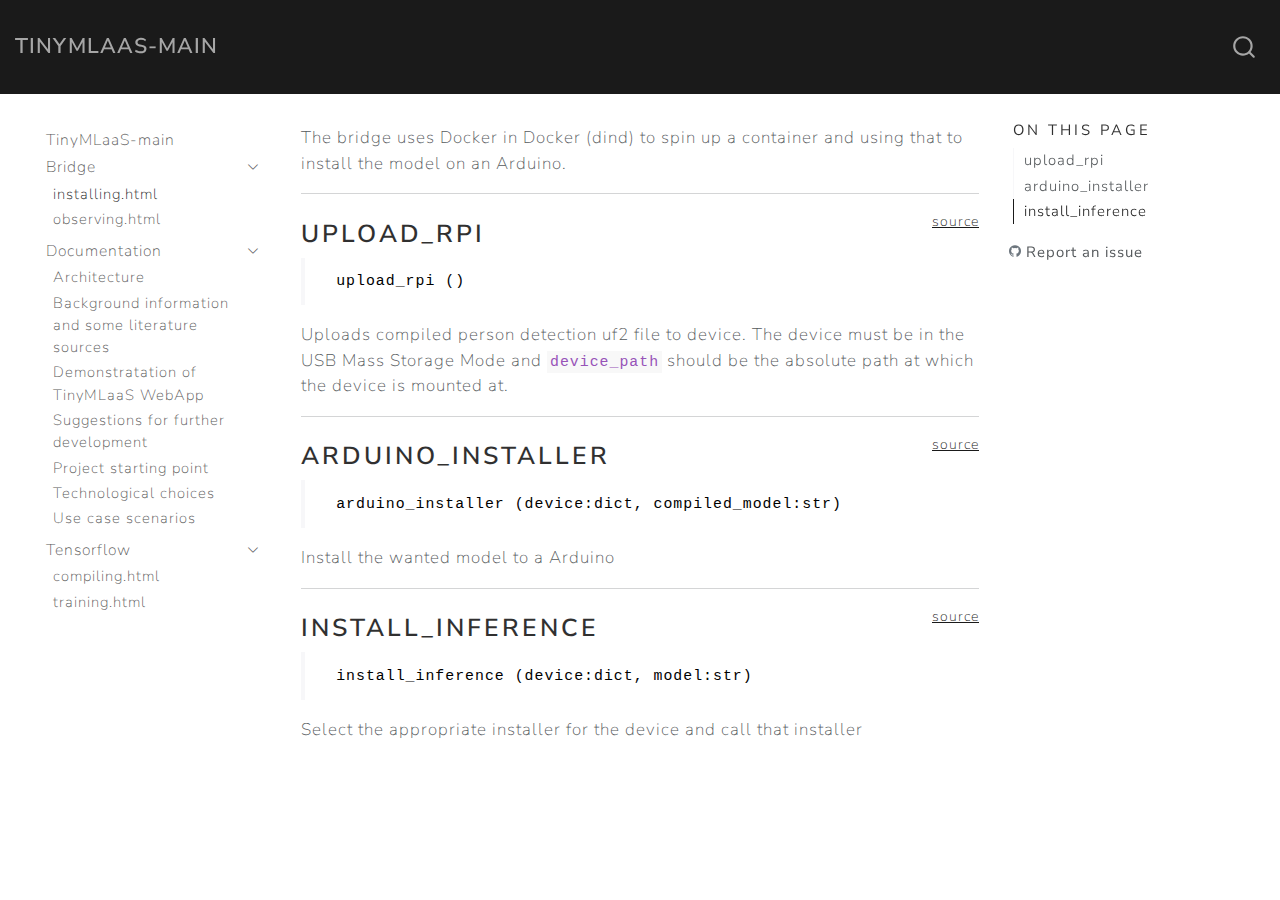
<file: Bridge/installing.html>
<!DOCTYPE html>
<html xmlns="http://www.w3.org/1999/xhtml" lang="en" xml:lang="en"><head>

<meta charset="utf-8">
<meta name="generator" content="quarto-1.3.433">

<meta name="viewport" content="width=device-width, initial-scale=1.0, user-scalable=yes">


<title>TinyMLaaS-main – installing</title>
<style>
code{white-space: pre-wrap;}
span.smallcaps{font-variant: small-caps;}
div.columns{display: flex; gap: min(4vw, 1.5em);}
div.column{flex: auto; overflow-x: auto;}
div.hanging-indent{margin-left: 1.5em; text-indent: -1.5em;}
ul.task-list{list-style: none;}
ul.task-list li input[type="checkbox"] {
  width: 0.8em;
  margin: 0 0.8em 0.2em -1em; /* quarto-specific, see https://github.com/quarto-dev/quarto-cli/issues/4556 */ 
  vertical-align: middle;
}
</style>


<script src="../site_libs/quarto-nav/quarto-nav.js"></script>
<script src="../site_libs/quarto-nav/headroom.min.js"></script>
<script src="../site_libs/clipboard/clipboard.min.js"></script>
<script src="../site_libs/quarto-search/autocomplete.umd.js"></script>
<script src="../site_libs/quarto-search/fuse.min.js"></script>
<script src="../site_libs/quarto-search/quarto-search.js"></script>
<meta name="quarto:offset" content="../">
<script src="../site_libs/quarto-html/quarto.js"></script>
<script src="../site_libs/quarto-html/popper.min.js"></script>
<script src="../site_libs/quarto-html/tippy.umd.min.js"></script>
<script src="../site_libs/quarto-html/anchor.min.js"></script>
<link href="../site_libs/quarto-html/tippy.css" rel="stylesheet">
<link href="../site_libs/quarto-html/quarto-syntax-highlighting.css" rel="stylesheet" id="quarto-text-highlighting-styles">
<script src="../site_libs/bootstrap/bootstrap.min.js"></script>
<link href="../site_libs/bootstrap/bootstrap-icons.css" rel="stylesheet">
<link href="../site_libs/bootstrap/bootstrap.min.css" rel="stylesheet" id="quarto-bootstrap" data-mode="light">
<script id="quarto-search-options" type="application/json">{
  "location": "navbar",
  "copy-button": false,
  "collapse-after": 3,
  "panel-placement": "end",
  "type": "overlay",
  "limit": 20,
  "language": {
    "search-no-results-text": "No results",
    "search-matching-documents-text": "matching documents",
    "search-copy-link-title": "Copy link to search",
    "search-hide-matches-text": "Hide additional matches",
    "search-more-match-text": "more match in this document",
    "search-more-matches-text": "more matches in this document",
    "search-clear-button-title": "Clear",
    "search-detached-cancel-button-title": "Cancel",
    "search-submit-button-title": "Submit",
    "search-label": "Search"
  }
}</script>


<link rel="stylesheet" href="../styles.css">
</head>

<body class="nav-sidebar floating nav-fixed">

<div id="quarto-search-results"></div>
  <header id="quarto-header" class="headroom fixed-top">
    <nav class="navbar navbar-expand-lg navbar-dark ">
      <div class="navbar-container container-fluid">
      <div class="navbar-brand-container">
    <a class="navbar-brand" href="../index.html">
    <span class="navbar-title">TinyMLaaS-main</span>
    </a>
  </div>
        <div class="quarto-navbar-tools ms-auto">
</div>
          <div id="quarto-search" class="" title="Search"></div>
      </div> <!-- /container-fluid -->
    </nav>
  <nav class="quarto-secondary-nav">
    <div class="container-fluid d-flex">
      <button type="button" class="quarto-btn-toggle btn" data-bs-toggle="collapse" data-bs-target="#quarto-sidebar,#quarto-sidebar-glass" aria-controls="quarto-sidebar" aria-expanded="false" aria-label="Toggle sidebar navigation" onclick="if (window.quartoToggleHeadroom) { window.quartoToggleHeadroom(); }">
        <i class="bi bi-layout-text-sidebar-reverse"></i>
      </button>
      <nav class="quarto-page-breadcrumbs" aria-label="breadcrumb"><ol class="breadcrumb"><li class="breadcrumb-item"><a href="../Bridge/installing.html">Bridge</a></li><li class="breadcrumb-item"><a href="../Bridge/installing.html">installing.html</a></li></ol></nav>
      <a class="flex-grow-1" role="button" data-bs-toggle="collapse" data-bs-target="#quarto-sidebar,#quarto-sidebar-glass" aria-controls="quarto-sidebar" aria-expanded="false" aria-label="Toggle sidebar navigation" onclick="if (window.quartoToggleHeadroom) { window.quartoToggleHeadroom(); }">      
      </a>
    </div>
  </nav>
</header>
<!-- content -->
<div id="quarto-content" class="quarto-container page-columns page-rows-contents page-layout-article page-navbar">
<!-- sidebar -->
  <nav id="quarto-sidebar" class="sidebar collapse collapse-horizontal sidebar-navigation floating overflow-auto">
    <div class="sidebar-menu-container"> 
    <ul class="list-unstyled mt-1">
        <li class="sidebar-item">
  <div class="sidebar-item-container"> 
  <a href="../index.html" class="sidebar-item-text sidebar-link">
 <span class="menu-text">TinyMLaaS-main</span></a>
  </div>
</li>
        <li class="sidebar-item sidebar-item-section">
      <div class="sidebar-item-container"> 
            <a class="sidebar-item-text sidebar-link text-start" data-bs-toggle="collapse" data-bs-target="#quarto-sidebar-section-1" aria-expanded="true">
 <span class="menu-text">Bridge</span></a>
          <a class="sidebar-item-toggle text-start" data-bs-toggle="collapse" data-bs-target="#quarto-sidebar-section-1" aria-expanded="true" aria-label="Toggle section">
            <i class="bi bi-chevron-right ms-2"></i>
          </a> 
      </div>
      <ul id="quarto-sidebar-section-1" class="collapse list-unstyled sidebar-section depth1 show">  
          <li class="sidebar-item">
  <div class="sidebar-item-container"> 
  <a href="../Bridge/installing.html" class="sidebar-item-text sidebar-link active">
 <span class="menu-text">installing.html</span></a>
  </div>
</li>
          <li class="sidebar-item">
  <div class="sidebar-item-container"> 
  <a href="../Bridge/observing.html" class="sidebar-item-text sidebar-link">
 <span class="menu-text">observing.html</span></a>
  </div>
</li>
      </ul>
  </li>
        <li class="sidebar-item sidebar-item-section">
      <div class="sidebar-item-container"> 
            <a class="sidebar-item-text sidebar-link text-start" data-bs-toggle="collapse" data-bs-target="#quarto-sidebar-section-2" aria-expanded="true">
 <span class="menu-text">Documentation</span></a>
          <a class="sidebar-item-toggle text-start" data-bs-toggle="collapse" data-bs-target="#quarto-sidebar-section-2" aria-expanded="true" aria-label="Toggle section">
            <i class="bi bi-chevron-right ms-2"></i>
          </a> 
      </div>
      <ul id="quarto-sidebar-section-2" class="collapse list-unstyled sidebar-section depth1 show">  
          <li class="sidebar-item">
  <div class="sidebar-item-container"> 
  <a href="../Documentation/architecture.html" class="sidebar-item-text sidebar-link">
 <span class="menu-text">Architecture</span></a>
  </div>
</li>
          <li class="sidebar-item">
  <div class="sidebar-item-container"> 
  <a href="../Documentation/background.html" class="sidebar-item-text sidebar-link">
 <span class="menu-text">Background information and some literature sources</span></a>
  </div>
</li>
          <li class="sidebar-item">
  <div class="sidebar-item-container"> 
  <a href="../Documentation/demonstration.html" class="sidebar-item-text sidebar-link">
 <span class="menu-text">Demonstratation of TinyMLaaS WebApp</span></a>
  </div>
</li>
          <li class="sidebar-item">
  <div class="sidebar-item-container"> 
  <a href="../Documentation/next_steps.html" class="sidebar-item-text sidebar-link">
 <span class="menu-text">Suggestions for further development</span></a>
  </div>
</li>
          <li class="sidebar-item">
  <div class="sidebar-item-container"> 
  <a href="../Documentation/software-project-summer-kick-off.html" class="sidebar-item-text sidebar-link">
 <span class="menu-text">Project starting point</span></a>
  </div>
</li>
          <li class="sidebar-item">
  <div class="sidebar-item-container"> 
  <a href="../Documentation/technologies.html" class="sidebar-item-text sidebar-link">
 <span class="menu-text">Technological choices</span></a>
  </div>
</li>
          <li class="sidebar-item">
  <div class="sidebar-item-container"> 
  <a href="../Documentation/use_cases.html" class="sidebar-item-text sidebar-link">
 <span class="menu-text">Use case scenarios</span></a>
  </div>
</li>
      </ul>
  </li>
        <li class="sidebar-item sidebar-item-section">
      <div class="sidebar-item-container"> 
            <a class="sidebar-item-text sidebar-link text-start" data-bs-toggle="collapse" data-bs-target="#quarto-sidebar-section-3" aria-expanded="true">
 <span class="menu-text">Tensorflow</span></a>
          <a class="sidebar-item-toggle text-start" data-bs-toggle="collapse" data-bs-target="#quarto-sidebar-section-3" aria-expanded="true" aria-label="Toggle section">
            <i class="bi bi-chevron-right ms-2"></i>
          </a> 
      </div>
      <ul id="quarto-sidebar-section-3" class="collapse list-unstyled sidebar-section depth1 show">  
          <li class="sidebar-item">
  <div class="sidebar-item-container"> 
  <a href="../Tensorflow/compiling.html" class="sidebar-item-text sidebar-link">
 <span class="menu-text">compiling.html</span></a>
  </div>
</li>
          <li class="sidebar-item">
  <div class="sidebar-item-container"> 
  <a href="../Tensorflow/training.html" class="sidebar-item-text sidebar-link">
 <span class="menu-text">training.html</span></a>
  </div>
</li>
      </ul>
  </li>
    </ul>
    </div>
</nav>
<div id="quarto-sidebar-glass" data-bs-toggle="collapse" data-bs-target="#quarto-sidebar,#quarto-sidebar-glass"></div>
<!-- margin-sidebar -->
    <div id="quarto-margin-sidebar" class="sidebar margin-sidebar">
        <nav id="TOC" role="doc-toc" class="toc-active">
    <h2 id="toc-title">On this page</h2>
   
  <ul>
  <li><a href="#upload_rpi" id="toc-upload_rpi" class="nav-link active" data-scroll-target="#upload_rpi">upload_rpi</a></li>
  <li><a href="#arduino_installer" id="toc-arduino_installer" class="nav-link" data-scroll-target="#arduino_installer">arduino_installer</a></li>
  <li><a href="#install_inference" id="toc-install_inference" class="nav-link" data-scroll-target="#install_inference">install_inference</a></li>
  </ul>
<div class="toc-actions"><div><i class="bi bi-github"></i></div><div class="action-links"><p><a href="https://github.com/JeHugawa/TinyMLaaS-main/issues/new" class="toc-action">Report an issue</a></p></div></div></nav>
    </div>
<!-- main -->
<main class="content" id="quarto-document-content">



<!-- WARNING: THIS FILE WAS AUTOGENERATED! DO NOT EDIT! -->
<p>The bridge uses Docker in Docker (dind) to spin up a container and using that to install the model on an Arduino.</p>
<hr>
<p><a href="https://github.com/JeHugawa/TinyMLaaS-main/blob/main/TinyMLaaS_main/installing.py#L58" target="_blank" style="float:right; font-size:smaller">source</a></p>
<section id="upload_rpi" class="level3">
<h3 class="anchored" data-anchor-id="upload_rpi">upload_rpi</h3>
<blockquote class="blockquote">
<pre><code> upload_rpi ()</code></pre>
</blockquote>
<p>Uploads compiled person detection uf2 file to device. The device must be in the USB Mass Storage Mode and <code>device_path</code> should be the absolute path at which the device is mounted at.</p>
<hr>
<p><a href="https://github.com/JeHugawa/TinyMLaaS-main/blob/main/TinyMLaaS_main/installing.py#L34" target="_blank" style="float:right; font-size:smaller">source</a></p>
</section>
<section id="arduino_installer" class="level3">
<h3 class="anchored" data-anchor-id="arduino_installer">arduino_installer</h3>
<blockquote class="blockquote">
<pre><code> arduino_installer (device:dict, compiled_model:str)</code></pre>
</blockquote>
<p>Install the wanted model to a Arduino</p>
<hr>
<p><a href="https://github.com/JeHugawa/TinyMLaaS-main/blob/main/TinyMLaaS_main/installing.py#L16" target="_blank" style="float:right; font-size:smaller">source</a></p>
</section>
<section id="install_inference" class="level3">
<h3 class="anchored" data-anchor-id="install_inference">install_inference</h3>
<blockquote class="blockquote">
<pre><code> install_inference (device:dict, model:str)</code></pre>
</blockquote>
<p>Select the appropriate installer for the device and call that installer</p>


</section>

</main> <!-- /main -->
<script id="quarto-html-after-body" type="application/javascript">
window.document.addEventListener("DOMContentLoaded", function (event) {
  const toggleBodyColorMode = (bsSheetEl) => {
    const mode = bsSheetEl.getAttribute("data-mode");
    const bodyEl = window.document.querySelector("body");
    if (mode === "dark") {
      bodyEl.classList.add("quarto-dark");
      bodyEl.classList.remove("quarto-light");
    } else {
      bodyEl.classList.add("quarto-light");
      bodyEl.classList.remove("quarto-dark");
    }
  }
  const toggleBodyColorPrimary = () => {
    const bsSheetEl = window.document.querySelector("link#quarto-bootstrap");
    if (bsSheetEl) {
      toggleBodyColorMode(bsSheetEl);
    }
  }
  toggleBodyColorPrimary();  
  const icon = "";
  const anchorJS = new window.AnchorJS();
  anchorJS.options = {
    placement: 'right',
    icon: icon
  };
  anchorJS.add('.anchored');
  const isCodeAnnotation = (el) => {
    for (const clz of el.classList) {
      if (clz.startsWith('code-annotation-')) {                     
        return true;
      }
    }
    return false;
  }
  const clipboard = new window.ClipboardJS('.code-copy-button', {
    text: function(trigger) {
      const codeEl = trigger.previousElementSibling.cloneNode(true);
      for (const childEl of codeEl.children) {
        if (isCodeAnnotation(childEl)) {
          childEl.remove();
        }
      }
      return codeEl.innerText;
    }
  });
  clipboard.on('success', function(e) {
    // button target
    const button = e.trigger;
    // don't keep focus
    button.blur();
    // flash "checked"
    button.classList.add('code-copy-button-checked');
    var currentTitle = button.getAttribute("title");
    button.setAttribute("title", "Copied!");
    let tooltip;
    if (window.bootstrap) {
      button.setAttribute("data-bs-toggle", "tooltip");
      button.setAttribute("data-bs-placement", "left");
      button.setAttribute("data-bs-title", "Copied!");
      tooltip = new bootstrap.Tooltip(button, 
        { trigger: "manual", 
          customClass: "code-copy-button-tooltip",
          offset: [0, -8]});
      tooltip.show();    
    }
    setTimeout(function() {
      if (tooltip) {
        tooltip.hide();
        button.removeAttribute("data-bs-title");
        button.removeAttribute("data-bs-toggle");
        button.removeAttribute("data-bs-placement");
      }
      button.setAttribute("title", currentTitle);
      button.classList.remove('code-copy-button-checked');
    }, 1000);
    // clear code selection
    e.clearSelection();
  });
  function tippyHover(el, contentFn) {
    const config = {
      allowHTML: true,
      content: contentFn,
      maxWidth: 500,
      delay: 100,
      arrow: false,
      appendTo: function(el) {
          return el.parentElement;
      },
      interactive: true,
      interactiveBorder: 10,
      theme: 'quarto',
      placement: 'bottom-start'
    };
    window.tippy(el, config); 
  }
  const noterefs = window.document.querySelectorAll('a[role="doc-noteref"]');
  for (var i=0; i<noterefs.length; i++) {
    const ref = noterefs[i];
    tippyHover(ref, function() {
      // use id or data attribute instead here
      let href = ref.getAttribute('data-footnote-href') || ref.getAttribute('href');
      try { href = new URL(href).hash; } catch {}
      const id = href.replace(/^#\/?/, "");
      const note = window.document.getElementById(id);
      return note.innerHTML;
    });
  }
      let selectedAnnoteEl;
      const selectorForAnnotation = ( cell, annotation) => {
        let cellAttr = 'data-code-cell="' + cell + '"';
        let lineAttr = 'data-code-annotation="' +  annotation + '"';
        const selector = 'span[' + cellAttr + '][' + lineAttr + ']';
        return selector;
      }
      const selectCodeLines = (annoteEl) => {
        const doc = window.document;
        const targetCell = annoteEl.getAttribute("data-target-cell");
        const targetAnnotation = annoteEl.getAttribute("data-target-annotation");
        const annoteSpan = window.document.querySelector(selectorForAnnotation(targetCell, targetAnnotation));
        const lines = annoteSpan.getAttribute("data-code-lines").split(",");
        const lineIds = lines.map((line) => {
          return targetCell + "-" + line;
        })
        let top = null;
        let height = null;
        let parent = null;
        if (lineIds.length > 0) {
            //compute the position of the single el (top and bottom and make a div)
            const el = window.document.getElementById(lineIds[0]);
            top = el.offsetTop;
            height = el.offsetHeight;
            parent = el.parentElement.parentElement;
          if (lineIds.length > 1) {
            const lastEl = window.document.getElementById(lineIds[lineIds.length - 1]);
            const bottom = lastEl.offsetTop + lastEl.offsetHeight;
            height = bottom - top;
          }
          if (top !== null && height !== null && parent !== null) {
            // cook up a div (if necessary) and position it 
            let div = window.document.getElementById("code-annotation-line-highlight");
            if (div === null) {
              div = window.document.createElement("div");
              div.setAttribute("id", "code-annotation-line-highlight");
              div.style.position = 'absolute';
              parent.appendChild(div);
            }
            div.style.top = top - 2 + "px";
            div.style.height = height + 4 + "px";
            let gutterDiv = window.document.getElementById("code-annotation-line-highlight-gutter");
            if (gutterDiv === null) {
              gutterDiv = window.document.createElement("div");
              gutterDiv.setAttribute("id", "code-annotation-line-highlight-gutter");
              gutterDiv.style.position = 'absolute';
              const codeCell = window.document.getElementById(targetCell);
              const gutter = codeCell.querySelector('.code-annotation-gutter');
              gutter.appendChild(gutterDiv);
            }
            gutterDiv.style.top = top - 2 + "px";
            gutterDiv.style.height = height + 4 + "px";
          }
          selectedAnnoteEl = annoteEl;
        }
      };
      const unselectCodeLines = () => {
        const elementsIds = ["code-annotation-line-highlight", "code-annotation-line-highlight-gutter"];
        elementsIds.forEach((elId) => {
          const div = window.document.getElementById(elId);
          if (div) {
            div.remove();
          }
        });
        selectedAnnoteEl = undefined;
      };
      // Attach click handler to the DT
      const annoteDls = window.document.querySelectorAll('dt[data-target-cell]');
      for (const annoteDlNode of annoteDls) {
        annoteDlNode.addEventListener('click', (event) => {
          const clickedEl = event.target;
          if (clickedEl !== selectedAnnoteEl) {
            unselectCodeLines();
            const activeEl = window.document.querySelector('dt[data-target-cell].code-annotation-active');
            if (activeEl) {
              activeEl.classList.remove('code-annotation-active');
            }
            selectCodeLines(clickedEl);
            clickedEl.classList.add('code-annotation-active');
          } else {
            // Unselect the line
            unselectCodeLines();
            clickedEl.classList.remove('code-annotation-active');
          }
        });
      }
  const findCites = (el) => {
    const parentEl = el.parentElement;
    if (parentEl) {
      const cites = parentEl.dataset.cites;
      if (cites) {
        return {
          el,
          cites: cites.split(' ')
        };
      } else {
        return findCites(el.parentElement)
      }
    } else {
      return undefined;
    }
  };
  var bibliorefs = window.document.querySelectorAll('a[role="doc-biblioref"]');
  for (var i=0; i<bibliorefs.length; i++) {
    const ref = bibliorefs[i];
    const citeInfo = findCites(ref);
    if (citeInfo) {
      tippyHover(citeInfo.el, function() {
        var popup = window.document.createElement('div');
        citeInfo.cites.forEach(function(cite) {
          var citeDiv = window.document.createElement('div');
          citeDiv.classList.add('hanging-indent');
          citeDiv.classList.add('csl-entry');
          var biblioDiv = window.document.getElementById('ref-' + cite);
          if (biblioDiv) {
            citeDiv.innerHTML = biblioDiv.innerHTML;
          }
          popup.appendChild(citeDiv);
        });
        return popup.innerHTML;
      });
    }
  }
});
</script>
</div> <!-- /content -->



</body></html>
</file>
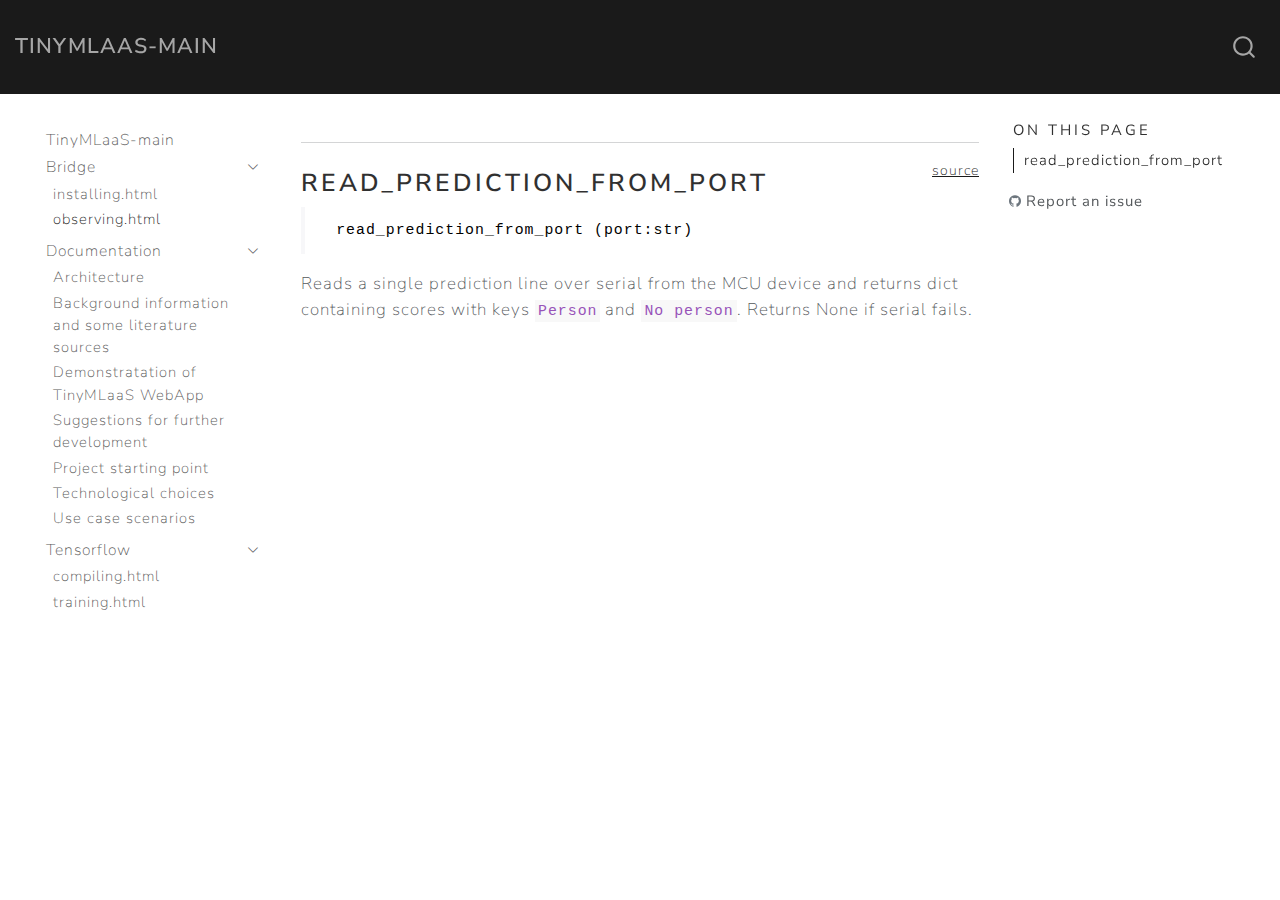
<file: Bridge/observing.html>
<!DOCTYPE html>
<html xmlns="http://www.w3.org/1999/xhtml" lang="en" xml:lang="en"><head>

<meta charset="utf-8">
<meta name="generator" content="quarto-1.3.433">

<meta name="viewport" content="width=device-width, initial-scale=1.0, user-scalable=yes">


<title>TinyMLaaS-main – observing</title>
<style>
code{white-space: pre-wrap;}
span.smallcaps{font-variant: small-caps;}
div.columns{display: flex; gap: min(4vw, 1.5em);}
div.column{flex: auto; overflow-x: auto;}
div.hanging-indent{margin-left: 1.5em; text-indent: -1.5em;}
ul.task-list{list-style: none;}
ul.task-list li input[type="checkbox"] {
  width: 0.8em;
  margin: 0 0.8em 0.2em -1em; /* quarto-specific, see https://github.com/quarto-dev/quarto-cli/issues/4556 */ 
  vertical-align: middle;
}
</style>


<script src="../site_libs/quarto-nav/quarto-nav.js"></script>
<script src="../site_libs/quarto-nav/headroom.min.js"></script>
<script src="../site_libs/clipboard/clipboard.min.js"></script>
<script src="../site_libs/quarto-search/autocomplete.umd.js"></script>
<script src="../site_libs/quarto-search/fuse.min.js"></script>
<script src="../site_libs/quarto-search/quarto-search.js"></script>
<meta name="quarto:offset" content="../">
<script src="../site_libs/quarto-html/quarto.js"></script>
<script src="../site_libs/quarto-html/popper.min.js"></script>
<script src="../site_libs/quarto-html/tippy.umd.min.js"></script>
<script src="../site_libs/quarto-html/anchor.min.js"></script>
<link href="../site_libs/quarto-html/tippy.css" rel="stylesheet">
<link href="../site_libs/quarto-html/quarto-syntax-highlighting.css" rel="stylesheet" id="quarto-text-highlighting-styles">
<script src="../site_libs/bootstrap/bootstrap.min.js"></script>
<link href="../site_libs/bootstrap/bootstrap-icons.css" rel="stylesheet">
<link href="../site_libs/bootstrap/bootstrap.min.css" rel="stylesheet" id="quarto-bootstrap" data-mode="light">
<script id="quarto-search-options" type="application/json">{
  "location": "navbar",
  "copy-button": false,
  "collapse-after": 3,
  "panel-placement": "end",
  "type": "overlay",
  "limit": 20,
  "language": {
    "search-no-results-text": "No results",
    "search-matching-documents-text": "matching documents",
    "search-copy-link-title": "Copy link to search",
    "search-hide-matches-text": "Hide additional matches",
    "search-more-match-text": "more match in this document",
    "search-more-matches-text": "more matches in this document",
    "search-clear-button-title": "Clear",
    "search-detached-cancel-button-title": "Cancel",
    "search-submit-button-title": "Submit",
    "search-label": "Search"
  }
}</script>


<link rel="stylesheet" href="../styles.css">
</head>

<body class="nav-sidebar floating nav-fixed">

<div id="quarto-search-results"></div>
  <header id="quarto-header" class="headroom fixed-top">
    <nav class="navbar navbar-expand-lg navbar-dark ">
      <div class="navbar-container container-fluid">
      <div class="navbar-brand-container">
    <a class="navbar-brand" href="../index.html">
    <span class="navbar-title">TinyMLaaS-main</span>
    </a>
  </div>
        <div class="quarto-navbar-tools ms-auto">
</div>
          <div id="quarto-search" class="" title="Search"></div>
      </div> <!-- /container-fluid -->
    </nav>
  <nav class="quarto-secondary-nav">
    <div class="container-fluid d-flex">
      <button type="button" class="quarto-btn-toggle btn" data-bs-toggle="collapse" data-bs-target="#quarto-sidebar,#quarto-sidebar-glass" aria-controls="quarto-sidebar" aria-expanded="false" aria-label="Toggle sidebar navigation" onclick="if (window.quartoToggleHeadroom) { window.quartoToggleHeadroom(); }">
        <i class="bi bi-layout-text-sidebar-reverse"></i>
      </button>
      <nav class="quarto-page-breadcrumbs" aria-label="breadcrumb"><ol class="breadcrumb"><li class="breadcrumb-item"><a href="../Bridge/installing.html">Bridge</a></li><li class="breadcrumb-item"><a href="../Bridge/observing.html">observing.html</a></li></ol></nav>
      <a class="flex-grow-1" role="button" data-bs-toggle="collapse" data-bs-target="#quarto-sidebar,#quarto-sidebar-glass" aria-controls="quarto-sidebar" aria-expanded="false" aria-label="Toggle sidebar navigation" onclick="if (window.quartoToggleHeadroom) { window.quartoToggleHeadroom(); }">      
      </a>
    </div>
  </nav>
</header>
<!-- content -->
<div id="quarto-content" class="quarto-container page-columns page-rows-contents page-layout-article page-navbar">
<!-- sidebar -->
  <nav id="quarto-sidebar" class="sidebar collapse collapse-horizontal sidebar-navigation floating overflow-auto">
    <div class="sidebar-menu-container"> 
    <ul class="list-unstyled mt-1">
        <li class="sidebar-item">
  <div class="sidebar-item-container"> 
  <a href="../index.html" class="sidebar-item-text sidebar-link">
 <span class="menu-text">TinyMLaaS-main</span></a>
  </div>
</li>
        <li class="sidebar-item sidebar-item-section">
      <div class="sidebar-item-container"> 
            <a class="sidebar-item-text sidebar-link text-start" data-bs-toggle="collapse" data-bs-target="#quarto-sidebar-section-1" aria-expanded="true">
 <span class="menu-text">Bridge</span></a>
          <a class="sidebar-item-toggle text-start" data-bs-toggle="collapse" data-bs-target="#quarto-sidebar-section-1" aria-expanded="true" aria-label="Toggle section">
            <i class="bi bi-chevron-right ms-2"></i>
          </a> 
      </div>
      <ul id="quarto-sidebar-section-1" class="collapse list-unstyled sidebar-section depth1 show">  
          <li class="sidebar-item">
  <div class="sidebar-item-container"> 
  <a href="../Bridge/installing.html" class="sidebar-item-text sidebar-link">
 <span class="menu-text">installing.html</span></a>
  </div>
</li>
          <li class="sidebar-item">
  <div class="sidebar-item-container"> 
  <a href="../Bridge/observing.html" class="sidebar-item-text sidebar-link active">
 <span class="menu-text">observing.html</span></a>
  </div>
</li>
      </ul>
  </li>
        <li class="sidebar-item sidebar-item-section">
      <div class="sidebar-item-container"> 
            <a class="sidebar-item-text sidebar-link text-start" data-bs-toggle="collapse" data-bs-target="#quarto-sidebar-section-2" aria-expanded="true">
 <span class="menu-text">Documentation</span></a>
          <a class="sidebar-item-toggle text-start" data-bs-toggle="collapse" data-bs-target="#quarto-sidebar-section-2" aria-expanded="true" aria-label="Toggle section">
            <i class="bi bi-chevron-right ms-2"></i>
          </a> 
      </div>
      <ul id="quarto-sidebar-section-2" class="collapse list-unstyled sidebar-section depth1 show">  
          <li class="sidebar-item">
  <div class="sidebar-item-container"> 
  <a href="../Documentation/architecture.html" class="sidebar-item-text sidebar-link">
 <span class="menu-text">Architecture</span></a>
  </div>
</li>
          <li class="sidebar-item">
  <div class="sidebar-item-container"> 
  <a href="../Documentation/background.html" class="sidebar-item-text sidebar-link">
 <span class="menu-text">Background information and some literature sources</span></a>
  </div>
</li>
          <li class="sidebar-item">
  <div class="sidebar-item-container"> 
  <a href="../Documentation/demonstration.html" class="sidebar-item-text sidebar-link">
 <span class="menu-text">Demonstratation of TinyMLaaS WebApp</span></a>
  </div>
</li>
          <li class="sidebar-item">
  <div class="sidebar-item-container"> 
  <a href="../Documentation/next_steps.html" class="sidebar-item-text sidebar-link">
 <span class="menu-text">Suggestions for further development</span></a>
  </div>
</li>
          <li class="sidebar-item">
  <div class="sidebar-item-container"> 
  <a href="../Documentation/software-project-summer-kick-off.html" class="sidebar-item-text sidebar-link">
 <span class="menu-text">Project starting point</span></a>
  </div>
</li>
          <li class="sidebar-item">
  <div class="sidebar-item-container"> 
  <a href="../Documentation/technologies.html" class="sidebar-item-text sidebar-link">
 <span class="menu-text">Technological choices</span></a>
  </div>
</li>
          <li class="sidebar-item">
  <div class="sidebar-item-container"> 
  <a href="../Documentation/use_cases.html" class="sidebar-item-text sidebar-link">
 <span class="menu-text">Use case scenarios</span></a>
  </div>
</li>
      </ul>
  </li>
        <li class="sidebar-item sidebar-item-section">
      <div class="sidebar-item-container"> 
            <a class="sidebar-item-text sidebar-link text-start" data-bs-toggle="collapse" data-bs-target="#quarto-sidebar-section-3" aria-expanded="true">
 <span class="menu-text">Tensorflow</span></a>
          <a class="sidebar-item-toggle text-start" data-bs-toggle="collapse" data-bs-target="#quarto-sidebar-section-3" aria-expanded="true" aria-label="Toggle section">
            <i class="bi bi-chevron-right ms-2"></i>
          </a> 
      </div>
      <ul id="quarto-sidebar-section-3" class="collapse list-unstyled sidebar-section depth1 show">  
          <li class="sidebar-item">
  <div class="sidebar-item-container"> 
  <a href="../Tensorflow/compiling.html" class="sidebar-item-text sidebar-link">
 <span class="menu-text">compiling.html</span></a>
  </div>
</li>
          <li class="sidebar-item">
  <div class="sidebar-item-container"> 
  <a href="../Tensorflow/training.html" class="sidebar-item-text sidebar-link">
 <span class="menu-text">training.html</span></a>
  </div>
</li>
      </ul>
  </li>
    </ul>
    </div>
</nav>
<div id="quarto-sidebar-glass" data-bs-toggle="collapse" data-bs-target="#quarto-sidebar,#quarto-sidebar-glass"></div>
<!-- margin-sidebar -->
    <div id="quarto-margin-sidebar" class="sidebar margin-sidebar">
        <nav id="TOC" role="doc-toc" class="toc-active">
    <h2 id="toc-title">On this page</h2>
   
  <ul>
  <li><a href="#read_prediction_from_port" id="toc-read_prediction_from_port" class="nav-link active" data-scroll-target="#read_prediction_from_port">read_prediction_from_port</a></li>
  </ul>
<div class="toc-actions"><div><i class="bi bi-github"></i></div><div class="action-links"><p><a href="https://github.com/JeHugawa/TinyMLaaS-main/issues/new" class="toc-action">Report an issue</a></p></div></div></nav>
    </div>
<!-- main -->
<main class="content" id="quarto-document-content">



<!-- WARNING: THIS FILE WAS AUTOGENERATED! DO NOT EDIT! -->
<hr>
<p><a href="https://github.com/JeHugawa/TinyMLaaS-main/blob/main/TinyMLaaS_main/observing.py#L15" target="_blank" style="float:right; font-size:smaller">source</a></p>
<section id="read_prediction_from_port" class="level3">
<h3 class="anchored" data-anchor-id="read_prediction_from_port">read_prediction_from_port</h3>
<blockquote class="blockquote">
<pre><code> read_prediction_from_port (port:str)</code></pre>
</blockquote>
<p>Reads a single prediction line over serial from the MCU device and returns dict containing scores with keys <code>Person</code> and <code>No person</code>. Returns None if serial fails.</p>


</section>

</main> <!-- /main -->
<script id="quarto-html-after-body" type="application/javascript">
window.document.addEventListener("DOMContentLoaded", function (event) {
  const toggleBodyColorMode = (bsSheetEl) => {
    const mode = bsSheetEl.getAttribute("data-mode");
    const bodyEl = window.document.querySelector("body");
    if (mode === "dark") {
      bodyEl.classList.add("quarto-dark");
      bodyEl.classList.remove("quarto-light");
    } else {
      bodyEl.classList.add("quarto-light");
      bodyEl.classList.remove("quarto-dark");
    }
  }
  const toggleBodyColorPrimary = () => {
    const bsSheetEl = window.document.querySelector("link#quarto-bootstrap");
    if (bsSheetEl) {
      toggleBodyColorMode(bsSheetEl);
    }
  }
  toggleBodyColorPrimary();  
  const icon = "";
  const anchorJS = new window.AnchorJS();
  anchorJS.options = {
    placement: 'right',
    icon: icon
  };
  anchorJS.add('.anchored');
  const isCodeAnnotation = (el) => {
    for (const clz of el.classList) {
      if (clz.startsWith('code-annotation-')) {                     
        return true;
      }
    }
    return false;
  }
  const clipboard = new window.ClipboardJS('.code-copy-button', {
    text: function(trigger) {
      const codeEl = trigger.previousElementSibling.cloneNode(true);
      for (const childEl of codeEl.children) {
        if (isCodeAnnotation(childEl)) {
          childEl.remove();
        }
      }
      return codeEl.innerText;
    }
  });
  clipboard.on('success', function(e) {
    // button target
    const button = e.trigger;
    // don't keep focus
    button.blur();
    // flash "checked"
    button.classList.add('code-copy-button-checked');
    var currentTitle = button.getAttribute("title");
    button.setAttribute("title", "Copied!");
    let tooltip;
    if (window.bootstrap) {
      button.setAttribute("data-bs-toggle", "tooltip");
      button.setAttribute("data-bs-placement", "left");
      button.setAttribute("data-bs-title", "Copied!");
      tooltip = new bootstrap.Tooltip(button, 
        { trigger: "manual", 
          customClass: "code-copy-button-tooltip",
          offset: [0, -8]});
      tooltip.show();    
    }
    setTimeout(function() {
      if (tooltip) {
        tooltip.hide();
        button.removeAttribute("data-bs-title");
        button.removeAttribute("data-bs-toggle");
        button.removeAttribute("data-bs-placement");
      }
      button.setAttribute("title", currentTitle);
      button.classList.remove('code-copy-button-checked');
    }, 1000);
    // clear code selection
    e.clearSelection();
  });
  function tippyHover(el, contentFn) {
    const config = {
      allowHTML: true,
      content: contentFn,
      maxWidth: 500,
      delay: 100,
      arrow: false,
      appendTo: function(el) {
          return el.parentElement;
      },
      interactive: true,
      interactiveBorder: 10,
      theme: 'quarto',
      placement: 'bottom-start'
    };
    window.tippy(el, config); 
  }
  const noterefs = window.document.querySelectorAll('a[role="doc-noteref"]');
  for (var i=0; i<noterefs.length; i++) {
    const ref = noterefs[i];
    tippyHover(ref, function() {
      // use id or data attribute instead here
      let href = ref.getAttribute('data-footnote-href') || ref.getAttribute('href');
      try { href = new URL(href).hash; } catch {}
      const id = href.replace(/^#\/?/, "");
      const note = window.document.getElementById(id);
      return note.innerHTML;
    });
  }
      let selectedAnnoteEl;
      const selectorForAnnotation = ( cell, annotation) => {
        let cellAttr = 'data-code-cell="' + cell + '"';
        let lineAttr = 'data-code-annotation="' +  annotation + '"';
        const selector = 'span[' + cellAttr + '][' + lineAttr + ']';
        return selector;
      }
      const selectCodeLines = (annoteEl) => {
        const doc = window.document;
        const targetCell = annoteEl.getAttribute("data-target-cell");
        const targetAnnotation = annoteEl.getAttribute("data-target-annotation");
        const annoteSpan = window.document.querySelector(selectorForAnnotation(targetCell, targetAnnotation));
        const lines = annoteSpan.getAttribute("data-code-lines").split(",");
        const lineIds = lines.map((line) => {
          return targetCell + "-" + line;
        })
        let top = null;
        let height = null;
        let parent = null;
        if (lineIds.length > 0) {
            //compute the position of the single el (top and bottom and make a div)
            const el = window.document.getElementById(lineIds[0]);
            top = el.offsetTop;
            height = el.offsetHeight;
            parent = el.parentElement.parentElement;
          if (lineIds.length > 1) {
            const lastEl = window.document.getElementById(lineIds[lineIds.length - 1]);
            const bottom = lastEl.offsetTop + lastEl.offsetHeight;
            height = bottom - top;
          }
          if (top !== null && height !== null && parent !== null) {
            // cook up a div (if necessary) and position it 
            let div = window.document.getElementById("code-annotation-line-highlight");
            if (div === null) {
              div = window.document.createElement("div");
              div.setAttribute("id", "code-annotation-line-highlight");
              div.style.position = 'absolute';
              parent.appendChild(div);
            }
            div.style.top = top - 2 + "px";
            div.style.height = height + 4 + "px";
            let gutterDiv = window.document.getElementById("code-annotation-line-highlight-gutter");
            if (gutterDiv === null) {
              gutterDiv = window.document.createElement("div");
              gutterDiv.setAttribute("id", "code-annotation-line-highlight-gutter");
              gutterDiv.style.position = 'absolute';
              const codeCell = window.document.getElementById(targetCell);
              const gutter = codeCell.querySelector('.code-annotation-gutter');
              gutter.appendChild(gutterDiv);
            }
            gutterDiv.style.top = top - 2 + "px";
            gutterDiv.style.height = height + 4 + "px";
          }
          selectedAnnoteEl = annoteEl;
        }
      };
      const unselectCodeLines = () => {
        const elementsIds = ["code-annotation-line-highlight", "code-annotation-line-highlight-gutter"];
        elementsIds.forEach((elId) => {
          const div = window.document.getElementById(elId);
          if (div) {
            div.remove();
          }
        });
        selectedAnnoteEl = undefined;
      };
      // Attach click handler to the DT
      const annoteDls = window.document.querySelectorAll('dt[data-target-cell]');
      for (const annoteDlNode of annoteDls) {
        annoteDlNode.addEventListener('click', (event) => {
          const clickedEl = event.target;
          if (clickedEl !== selectedAnnoteEl) {
            unselectCodeLines();
            const activeEl = window.document.querySelector('dt[data-target-cell].code-annotation-active');
            if (activeEl) {
              activeEl.classList.remove('code-annotation-active');
            }
            selectCodeLines(clickedEl);
            clickedEl.classList.add('code-annotation-active');
          } else {
            // Unselect the line
            unselectCodeLines();
            clickedEl.classList.remove('code-annotation-active');
          }
        });
      }
  const findCites = (el) => {
    const parentEl = el.parentElement;
    if (parentEl) {
      const cites = parentEl.dataset.cites;
      if (cites) {
        return {
          el,
          cites: cites.split(' ')
        };
      } else {
        return findCites(el.parentElement)
      }
    } else {
      return undefined;
    }
  };
  var bibliorefs = window.document.querySelectorAll('a[role="doc-biblioref"]');
  for (var i=0; i<bibliorefs.length; i++) {
    const ref = bibliorefs[i];
    const citeInfo = findCites(ref);
    if (citeInfo) {
      tippyHover(citeInfo.el, function() {
        var popup = window.document.createElement('div');
        citeInfo.cites.forEach(function(cite) {
          var citeDiv = window.document.createElement('div');
          citeDiv.classList.add('hanging-indent');
          citeDiv.classList.add('csl-entry');
          var biblioDiv = window.document.getElementById('ref-' + cite);
          if (biblioDiv) {
            citeDiv.innerHTML = biblioDiv.innerHTML;
          }
          popup.appendChild(citeDiv);
        });
        return popup.innerHTML;
      });
    }
  }
});
</script>
</div> <!-- /content -->



</body></html>
</file>
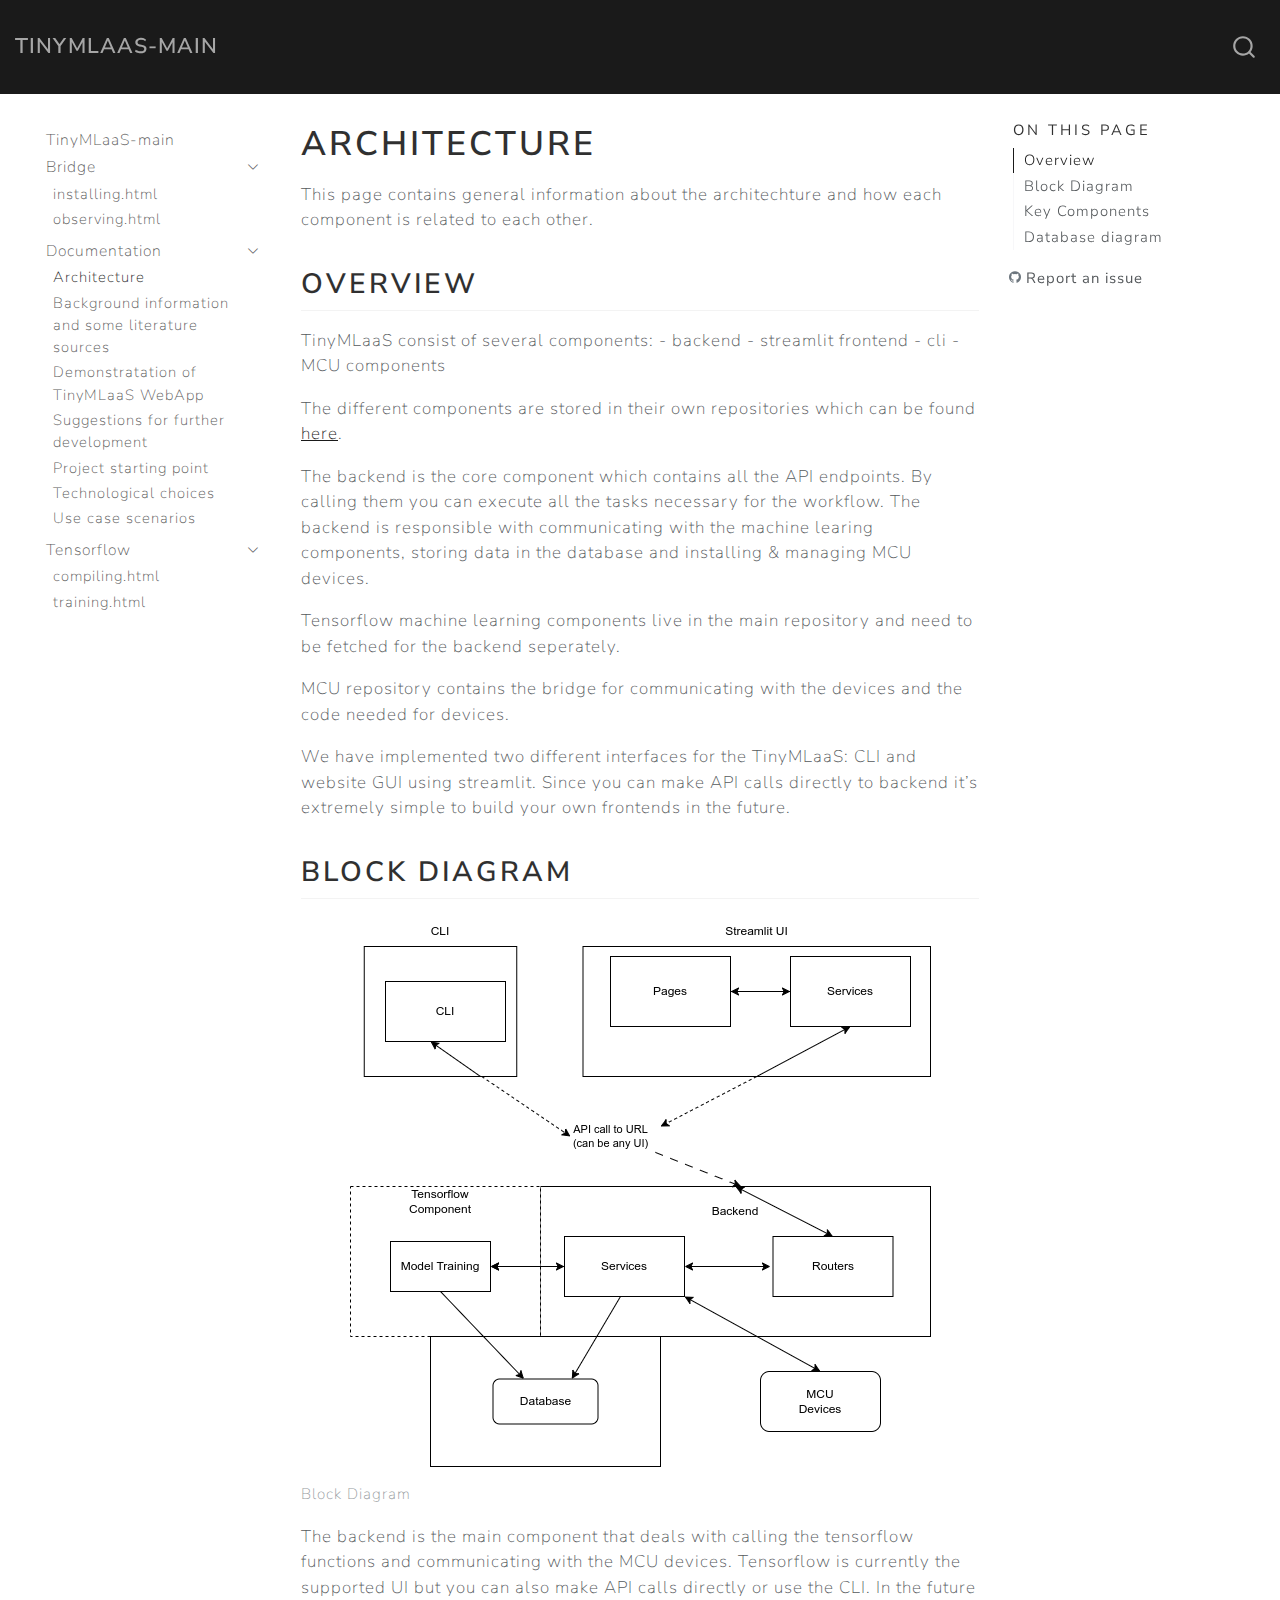
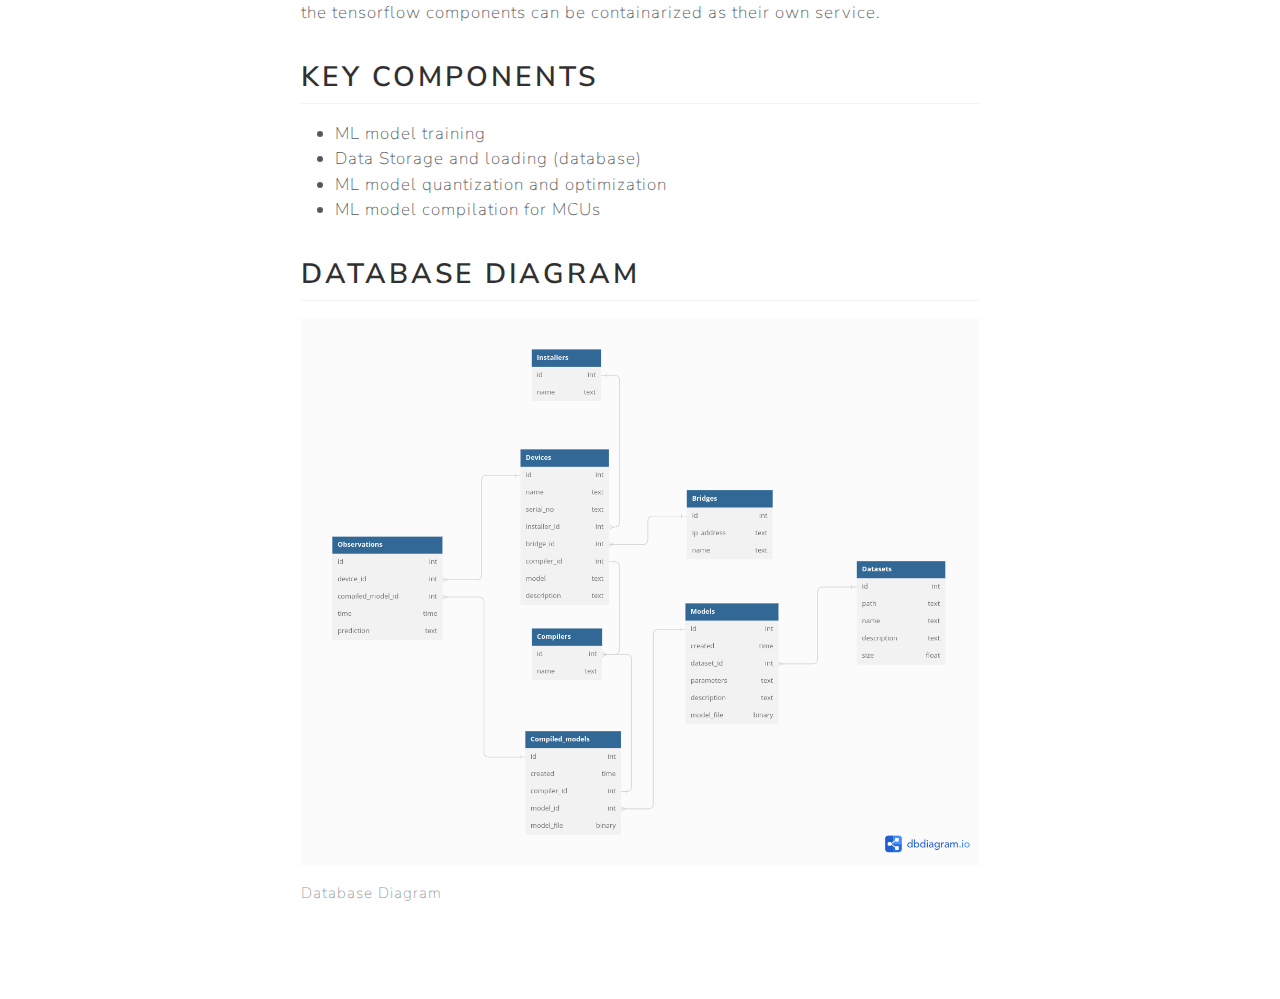
<file: Documentation/architecture.html>
<!DOCTYPE html>
<html xmlns="http://www.w3.org/1999/xhtml" lang="en" xml:lang="en"><head>

<meta charset="utf-8">
<meta name="generator" content="quarto-1.3.433">

<meta name="viewport" content="width=device-width, initial-scale=1.0, user-scalable=yes">


<title>TinyMLaaS-main - Architecture</title>
<style>
code{white-space: pre-wrap;}
span.smallcaps{font-variant: small-caps;}
div.columns{display: flex; gap: min(4vw, 1.5em);}
div.column{flex: auto; overflow-x: auto;}
div.hanging-indent{margin-left: 1.5em; text-indent: -1.5em;}
ul.task-list{list-style: none;}
ul.task-list li input[type="checkbox"] {
  width: 0.8em;
  margin: 0 0.8em 0.2em -1em; /* quarto-specific, see https://github.com/quarto-dev/quarto-cli/issues/4556 */ 
  vertical-align: middle;
}
</style>


<script src="../site_libs/quarto-nav/quarto-nav.js"></script>
<script src="../site_libs/quarto-nav/headroom.min.js"></script>
<script src="../site_libs/clipboard/clipboard.min.js"></script>
<script src="../site_libs/quarto-search/autocomplete.umd.js"></script>
<script src="../site_libs/quarto-search/fuse.min.js"></script>
<script src="../site_libs/quarto-search/quarto-search.js"></script>
<meta name="quarto:offset" content="../">
<script src="../site_libs/quarto-html/quarto.js"></script>
<script src="../site_libs/quarto-html/popper.min.js"></script>
<script src="../site_libs/quarto-html/tippy.umd.min.js"></script>
<script src="../site_libs/quarto-html/anchor.min.js"></script>
<link href="../site_libs/quarto-html/tippy.css" rel="stylesheet">
<link href="../site_libs/quarto-html/quarto-syntax-highlighting.css" rel="stylesheet" id="quarto-text-highlighting-styles">
<script src="../site_libs/bootstrap/bootstrap.min.js"></script>
<link href="../site_libs/bootstrap/bootstrap-icons.css" rel="stylesheet">
<link href="../site_libs/bootstrap/bootstrap.min.css" rel="stylesheet" id="quarto-bootstrap" data-mode="light">
<script id="quarto-search-options" type="application/json">{
  "location": "navbar",
  "copy-button": false,
  "collapse-after": 3,
  "panel-placement": "end",
  "type": "overlay",
  "limit": 20,
  "language": {
    "search-no-results-text": "No results",
    "search-matching-documents-text": "matching documents",
    "search-copy-link-title": "Copy link to search",
    "search-hide-matches-text": "Hide additional matches",
    "search-more-match-text": "more match in this document",
    "search-more-matches-text": "more matches in this document",
    "search-clear-button-title": "Clear",
    "search-detached-cancel-button-title": "Cancel",
    "search-submit-button-title": "Submit",
    "search-label": "Search"
  }
}</script>


<link rel="stylesheet" href="../styles.css">
<meta property="og:title" content="TinyMLaaS-main - Architecture">
<meta property="og:description" content="">
<meta property="og:image" content="https://JeHugawa.github.io/TinyMLaaS-main/Documentation/images/block_diagram.png">
<meta property="og:site-name" content="TinyMLaaS-main">
<meta property="og:image:height" content="551">
<meta property="og:image:width" content="581">
<meta name="twitter:title" content="TinyMLaaS-main - Architecture">
<meta name="twitter:description" content="">
<meta name="twitter:image" content="https://JeHugawa.github.io/TinyMLaaS-main/Documentation/images/block_diagram.png">
<meta name="twitter:image-height" content="551">
<meta name="twitter:image-width" content="581">
<meta name="twitter:card" content="summary_large_image">
</head>

<body class="nav-sidebar floating nav-fixed">

<div id="quarto-search-results"></div>
  <header id="quarto-header" class="headroom fixed-top">
    <nav class="navbar navbar-expand-lg navbar-dark ">
      <div class="navbar-container container-fluid">
      <div class="navbar-brand-container">
    <a class="navbar-brand" href="../index.html">
    <span class="navbar-title">TinyMLaaS-main</span>
    </a>
  </div>
        <div class="quarto-navbar-tools ms-auto">
</div>
          <div id="quarto-search" class="" title="Search"></div>
      </div> <!-- /container-fluid -->
    </nav>
  <nav class="quarto-secondary-nav">
    <div class="container-fluid d-flex">
      <button type="button" class="quarto-btn-toggle btn" data-bs-toggle="collapse" data-bs-target="#quarto-sidebar,#quarto-sidebar-glass" aria-controls="quarto-sidebar" aria-expanded="false" aria-label="Toggle sidebar navigation" onclick="if (window.quartoToggleHeadroom) { window.quartoToggleHeadroom(); }">
        <i class="bi bi-layout-text-sidebar-reverse"></i>
      </button>
      <nav class="quarto-page-breadcrumbs" aria-label="breadcrumb"><ol class="breadcrumb"><li class="breadcrumb-item"><a href="../Documentation/architecture.html">Documentation</a></li><li class="breadcrumb-item"><a href="../Documentation/architecture.html">Architecture</a></li></ol></nav>
      <a class="flex-grow-1" role="button" data-bs-toggle="collapse" data-bs-target="#quarto-sidebar,#quarto-sidebar-glass" aria-controls="quarto-sidebar" aria-expanded="false" aria-label="Toggle sidebar navigation" onclick="if (window.quartoToggleHeadroom) { window.quartoToggleHeadroom(); }">      
      </a>
    </div>
  </nav>
</header>
<!-- content -->
<div id="quarto-content" class="quarto-container page-columns page-rows-contents page-layout-article page-navbar">
<!-- sidebar -->
  <nav id="quarto-sidebar" class="sidebar collapse collapse-horizontal sidebar-navigation floating overflow-auto">
    <div class="sidebar-menu-container"> 
    <ul class="list-unstyled mt-1">
        <li class="sidebar-item">
  <div class="sidebar-item-container"> 
  <a href="../index.html" class="sidebar-item-text sidebar-link">
 <span class="menu-text">TinyMLaaS-main</span></a>
  </div>
</li>
        <li class="sidebar-item sidebar-item-section">
      <div class="sidebar-item-container"> 
            <a class="sidebar-item-text sidebar-link text-start" data-bs-toggle="collapse" data-bs-target="#quarto-sidebar-section-1" aria-expanded="true">
 <span class="menu-text">Bridge</span></a>
          <a class="sidebar-item-toggle text-start" data-bs-toggle="collapse" data-bs-target="#quarto-sidebar-section-1" aria-expanded="true" aria-label="Toggle section">
            <i class="bi bi-chevron-right ms-2"></i>
          </a> 
      </div>
      <ul id="quarto-sidebar-section-1" class="collapse list-unstyled sidebar-section depth1 show">  
          <li class="sidebar-item">
  <div class="sidebar-item-container"> 
  <a href="../Bridge/installing.html" class="sidebar-item-text sidebar-link">
 <span class="menu-text">installing.html</span></a>
  </div>
</li>
          <li class="sidebar-item">
  <div class="sidebar-item-container"> 
  <a href="../Bridge/observing.html" class="sidebar-item-text sidebar-link">
 <span class="menu-text">observing.html</span></a>
  </div>
</li>
      </ul>
  </li>
        <li class="sidebar-item sidebar-item-section">
      <div class="sidebar-item-container"> 
            <a class="sidebar-item-text sidebar-link text-start" data-bs-toggle="collapse" data-bs-target="#quarto-sidebar-section-2" aria-expanded="true">
 <span class="menu-text">Documentation</span></a>
          <a class="sidebar-item-toggle text-start" data-bs-toggle="collapse" data-bs-target="#quarto-sidebar-section-2" aria-expanded="true" aria-label="Toggle section">
            <i class="bi bi-chevron-right ms-2"></i>
          </a> 
      </div>
      <ul id="quarto-sidebar-section-2" class="collapse list-unstyled sidebar-section depth1 show">  
          <li class="sidebar-item">
  <div class="sidebar-item-container"> 
  <a href="../Documentation/architecture.html" class="sidebar-item-text sidebar-link active">
 <span class="menu-text">Architecture</span></a>
  </div>
</li>
          <li class="sidebar-item">
  <div class="sidebar-item-container"> 
  <a href="../Documentation/background.html" class="sidebar-item-text sidebar-link">
 <span class="menu-text">Background information and some literature sources</span></a>
  </div>
</li>
          <li class="sidebar-item">
  <div class="sidebar-item-container"> 
  <a href="../Documentation/demonstration.html" class="sidebar-item-text sidebar-link">
 <span class="menu-text">Demonstratation of TinyMLaaS WebApp</span></a>
  </div>
</li>
          <li class="sidebar-item">
  <div class="sidebar-item-container"> 
  <a href="../Documentation/next_steps.html" class="sidebar-item-text sidebar-link">
 <span class="menu-text">Suggestions for further development</span></a>
  </div>
</li>
          <li class="sidebar-item">
  <div class="sidebar-item-container"> 
  <a href="../Documentation/software-project-summer-kick-off.html" class="sidebar-item-text sidebar-link">
 <span class="menu-text">Project starting point</span></a>
  </div>
</li>
          <li class="sidebar-item">
  <div class="sidebar-item-container"> 
  <a href="../Documentation/technologies.html" class="sidebar-item-text sidebar-link">
 <span class="menu-text">Technological choices</span></a>
  </div>
</li>
          <li class="sidebar-item">
  <div class="sidebar-item-container"> 
  <a href="../Documentation/use_cases.html" class="sidebar-item-text sidebar-link">
 <span class="menu-text">Use case scenarios</span></a>
  </div>
</li>
      </ul>
  </li>
        <li class="sidebar-item sidebar-item-section">
      <div class="sidebar-item-container"> 
            <a class="sidebar-item-text sidebar-link text-start" data-bs-toggle="collapse" data-bs-target="#quarto-sidebar-section-3" aria-expanded="true">
 <span class="menu-text">Tensorflow</span></a>
          <a class="sidebar-item-toggle text-start" data-bs-toggle="collapse" data-bs-target="#quarto-sidebar-section-3" aria-expanded="true" aria-label="Toggle section">
            <i class="bi bi-chevron-right ms-2"></i>
          </a> 
      </div>
      <ul id="quarto-sidebar-section-3" class="collapse list-unstyled sidebar-section depth1 show">  
          <li class="sidebar-item">
  <div class="sidebar-item-container"> 
  <a href="../Tensorflow/compiling.html" class="sidebar-item-text sidebar-link">
 <span class="menu-text">compiling.html</span></a>
  </div>
</li>
          <li class="sidebar-item">
  <div class="sidebar-item-container"> 
  <a href="../Tensorflow/training.html" class="sidebar-item-text sidebar-link">
 <span class="menu-text">training.html</span></a>
  </div>
</li>
      </ul>
  </li>
    </ul>
    </div>
</nav>
<div id="quarto-sidebar-glass" data-bs-toggle="collapse" data-bs-target="#quarto-sidebar,#quarto-sidebar-glass"></div>
<!-- margin-sidebar -->
    <div id="quarto-margin-sidebar" class="sidebar margin-sidebar">
        <nav id="TOC" role="doc-toc" class="toc-active">
    <h2 id="toc-title">On this page</h2>
   
  <ul>
  <li><a href="#overview" id="toc-overview" class="nav-link active" data-scroll-target="#overview">Overview</a></li>
  <li><a href="#block-diagram" id="toc-block-diagram" class="nav-link" data-scroll-target="#block-diagram">Block Diagram</a></li>
  <li><a href="#key-components" id="toc-key-components" class="nav-link" data-scroll-target="#key-components">Key Components</a></li>
  <li><a href="#database-diagram" id="toc-database-diagram" class="nav-link" data-scroll-target="#database-diagram">Database diagram</a></li>
  </ul>
<div class="toc-actions"><div><i class="bi bi-github"></i></div><div class="action-links"><p><a href="https://github.com/JeHugawa/TinyMLaaS-main/issues/new" class="toc-action">Report an issue</a></p></div></div></nav>
    </div>
<!-- main -->
<main class="content" id="quarto-document-content">

<header id="title-block-header" class="quarto-title-block default">
<div class="quarto-title">
<h1 class="title">Architecture</h1>
</div>



<div class="quarto-title-meta">

    
  
    
  </div>
  

</header>

<!-- WARNING: THIS FILE WAS AUTOGENERATED! DO NOT EDIT! -->
<p>This page contains general information about the architechture and how each component is related to each other.</p>
<section id="overview" class="level2">
<h2 class="anchored" data-anchor-id="overview">Overview</h2>
<p>TinyMLaaS consist of several components: - backend - streamlit frontend - cli - MCU components</p>
<p>The different components are stored in their own repositories which can be found <a href="https://github.com/orgs/TinyMLaas/repositories">here</a>.</p>
<p>The backend is the core component which contains all the API endpoints. By calling them you can execute all the tasks necessary for the workflow. The backend is responsible with communicating with the machine learing components, storing data in the database and installing &amp; managing MCU devices.</p>
<p>Tensorflow machine learning components live in the main repository and need to be fetched for the backend seperately.</p>
<p>MCU repository contains the bridge for communicating with the devices and the code needed for devices.</p>
<p>We have implemented two different interfaces for the TinyMLaaS: CLI and website GUI using streamlit. Since you can make API calls directly to backend it’s extremely simple to build your own frontends in the future.</p>
</section>
<section id="block-diagram" class="level2">
<h2 class="anchored" data-anchor-id="block-diagram">Block Diagram</h2>
<div class="quarto-figure quarto-figure-center">
<figure class="figure">
<p><img src="images/block_diagram.png" class="img-fluid figure-img"></p>
<figcaption class="figure-caption">Block Diagram</figcaption>
</figure>
</div>
<p>The backend is the main component that deals with calling the tensorflow functions and communicating with the MCU devices. Tensorflow is currently the supported UI but you can also make API calls directly or use the CLI. In the future the tensorflow components can be containarized as their own service.</p>
</section>
<section id="key-components" class="level2">
<h2 class="anchored" data-anchor-id="key-components">Key Components</h2>
<ul>
<li>ML model training</li>
<li>Data Storage and loading (database)</li>
<li>ML model quantization and optimization</li>
<li>ML model compilation for MCUs</li>
</ul>
</section>
<section id="database-diagram" class="level2">
<h2 class="anchored" data-anchor-id="database-diagram">Database diagram</h2>
<div class="quarto-figure quarto-figure-center">
<figure class="figure">
<p><img src="images/db_diagram.png" class="img-fluid figure-img"></p>
<figcaption class="figure-caption">Database Diagram</figcaption>
</figure>
</div>


</section>

</main> <!-- /main -->
<script id="quarto-html-after-body" type="application/javascript">
window.document.addEventListener("DOMContentLoaded", function (event) {
  const toggleBodyColorMode = (bsSheetEl) => {
    const mode = bsSheetEl.getAttribute("data-mode");
    const bodyEl = window.document.querySelector("body");
    if (mode === "dark") {
      bodyEl.classList.add("quarto-dark");
      bodyEl.classList.remove("quarto-light");
    } else {
      bodyEl.classList.add("quarto-light");
      bodyEl.classList.remove("quarto-dark");
    }
  }
  const toggleBodyColorPrimary = () => {
    const bsSheetEl = window.document.querySelector("link#quarto-bootstrap");
    if (bsSheetEl) {
      toggleBodyColorMode(bsSheetEl);
    }
  }
  toggleBodyColorPrimary();  
  const icon = "";
  const anchorJS = new window.AnchorJS();
  anchorJS.options = {
    placement: 'right',
    icon: icon
  };
  anchorJS.add('.anchored');
  const isCodeAnnotation = (el) => {
    for (const clz of el.classList) {
      if (clz.startsWith('code-annotation-')) {                     
        return true;
      }
    }
    return false;
  }
  const clipboard = new window.ClipboardJS('.code-copy-button', {
    text: function(trigger) {
      const codeEl = trigger.previousElementSibling.cloneNode(true);
      for (const childEl of codeEl.children) {
        if (isCodeAnnotation(childEl)) {
          childEl.remove();
        }
      }
      return codeEl.innerText;
    }
  });
  clipboard.on('success', function(e) {
    // button target
    const button = e.trigger;
    // don't keep focus
    button.blur();
    // flash "checked"
    button.classList.add('code-copy-button-checked');
    var currentTitle = button.getAttribute("title");
    button.setAttribute("title", "Copied!");
    let tooltip;
    if (window.bootstrap) {
      button.setAttribute("data-bs-toggle", "tooltip");
      button.setAttribute("data-bs-placement", "left");
      button.setAttribute("data-bs-title", "Copied!");
      tooltip = new bootstrap.Tooltip(button, 
        { trigger: "manual", 
          customClass: "code-copy-button-tooltip",
          offset: [0, -8]});
      tooltip.show();    
    }
    setTimeout(function() {
      if (tooltip) {
        tooltip.hide();
        button.removeAttribute("data-bs-title");
        button.removeAttribute("data-bs-toggle");
        button.removeAttribute("data-bs-placement");
      }
      button.setAttribute("title", currentTitle);
      button.classList.remove('code-copy-button-checked');
    }, 1000);
    // clear code selection
    e.clearSelection();
  });
  function tippyHover(el, contentFn) {
    const config = {
      allowHTML: true,
      content: contentFn,
      maxWidth: 500,
      delay: 100,
      arrow: false,
      appendTo: function(el) {
          return el.parentElement;
      },
      interactive: true,
      interactiveBorder: 10,
      theme: 'quarto',
      placement: 'bottom-start'
    };
    window.tippy(el, config); 
  }
  const noterefs = window.document.querySelectorAll('a[role="doc-noteref"]');
  for (var i=0; i<noterefs.length; i++) {
    const ref = noterefs[i];
    tippyHover(ref, function() {
      // use id or data attribute instead here
      let href = ref.getAttribute('data-footnote-href') || ref.getAttribute('href');
      try { href = new URL(href).hash; } catch {}
      const id = href.replace(/^#\/?/, "");
      const note = window.document.getElementById(id);
      return note.innerHTML;
    });
  }
      let selectedAnnoteEl;
      const selectorForAnnotation = ( cell, annotation) => {
        let cellAttr = 'data-code-cell="' + cell + '"';
        let lineAttr = 'data-code-annotation="' +  annotation + '"';
        const selector = 'span[' + cellAttr + '][' + lineAttr + ']';
        return selector;
      }
      const selectCodeLines = (annoteEl) => {
        const doc = window.document;
        const targetCell = annoteEl.getAttribute("data-target-cell");
        const targetAnnotation = annoteEl.getAttribute("data-target-annotation");
        const annoteSpan = window.document.querySelector(selectorForAnnotation(targetCell, targetAnnotation));
        const lines = annoteSpan.getAttribute("data-code-lines").split(",");
        const lineIds = lines.map((line) => {
          return targetCell + "-" + line;
        })
        let top = null;
        let height = null;
        let parent = null;
        if (lineIds.length > 0) {
            //compute the position of the single el (top and bottom and make a div)
            const el = window.document.getElementById(lineIds[0]);
            top = el.offsetTop;
            height = el.offsetHeight;
            parent = el.parentElement.parentElement;
          if (lineIds.length > 1) {
            const lastEl = window.document.getElementById(lineIds[lineIds.length - 1]);
            const bottom = lastEl.offsetTop + lastEl.offsetHeight;
            height = bottom - top;
          }
          if (top !== null && height !== null && parent !== null) {
            // cook up a div (if necessary) and position it 
            let div = window.document.getElementById("code-annotation-line-highlight");
            if (div === null) {
              div = window.document.createElement("div");
              div.setAttribute("id", "code-annotation-line-highlight");
              div.style.position = 'absolute';
              parent.appendChild(div);
            }
            div.style.top = top - 2 + "px";
            div.style.height = height + 4 + "px";
            let gutterDiv = window.document.getElementById("code-annotation-line-highlight-gutter");
            if (gutterDiv === null) {
              gutterDiv = window.document.createElement("div");
              gutterDiv.setAttribute("id", "code-annotation-line-highlight-gutter");
              gutterDiv.style.position = 'absolute';
              const codeCell = window.document.getElementById(targetCell);
              const gutter = codeCell.querySelector('.code-annotation-gutter');
              gutter.appendChild(gutterDiv);
            }
            gutterDiv.style.top = top - 2 + "px";
            gutterDiv.style.height = height + 4 + "px";
          }
          selectedAnnoteEl = annoteEl;
        }
      };
      const unselectCodeLines = () => {
        const elementsIds = ["code-annotation-line-highlight", "code-annotation-line-highlight-gutter"];
        elementsIds.forEach((elId) => {
          const div = window.document.getElementById(elId);
          if (div) {
            div.remove();
          }
        });
        selectedAnnoteEl = undefined;
      };
      // Attach click handler to the DT
      const annoteDls = window.document.querySelectorAll('dt[data-target-cell]');
      for (const annoteDlNode of annoteDls) {
        annoteDlNode.addEventListener('click', (event) => {
          const clickedEl = event.target;
          if (clickedEl !== selectedAnnoteEl) {
            unselectCodeLines();
            const activeEl = window.document.querySelector('dt[data-target-cell].code-annotation-active');
            if (activeEl) {
              activeEl.classList.remove('code-annotation-active');
            }
            selectCodeLines(clickedEl);
            clickedEl.classList.add('code-annotation-active');
          } else {
            // Unselect the line
            unselectCodeLines();
            clickedEl.classList.remove('code-annotation-active');
          }
        });
      }
  const findCites = (el) => {
    const parentEl = el.parentElement;
    if (parentEl) {
      const cites = parentEl.dataset.cites;
      if (cites) {
        return {
          el,
          cites: cites.split(' ')
        };
      } else {
        return findCites(el.parentElement)
      }
    } else {
      return undefined;
    }
  };
  var bibliorefs = window.document.querySelectorAll('a[role="doc-biblioref"]');
  for (var i=0; i<bibliorefs.length; i++) {
    const ref = bibliorefs[i];
    const citeInfo = findCites(ref);
    if (citeInfo) {
      tippyHover(citeInfo.el, function() {
        var popup = window.document.createElement('div');
        citeInfo.cites.forEach(function(cite) {
          var citeDiv = window.document.createElement('div');
          citeDiv.classList.add('hanging-indent');
          citeDiv.classList.add('csl-entry');
          var biblioDiv = window.document.getElementById('ref-' + cite);
          if (biblioDiv) {
            citeDiv.innerHTML = biblioDiv.innerHTML;
          }
          popup.appendChild(citeDiv);
        });
        return popup.innerHTML;
      });
    }
  }
});
</script>
</div> <!-- /content -->



</body></html>
</file>
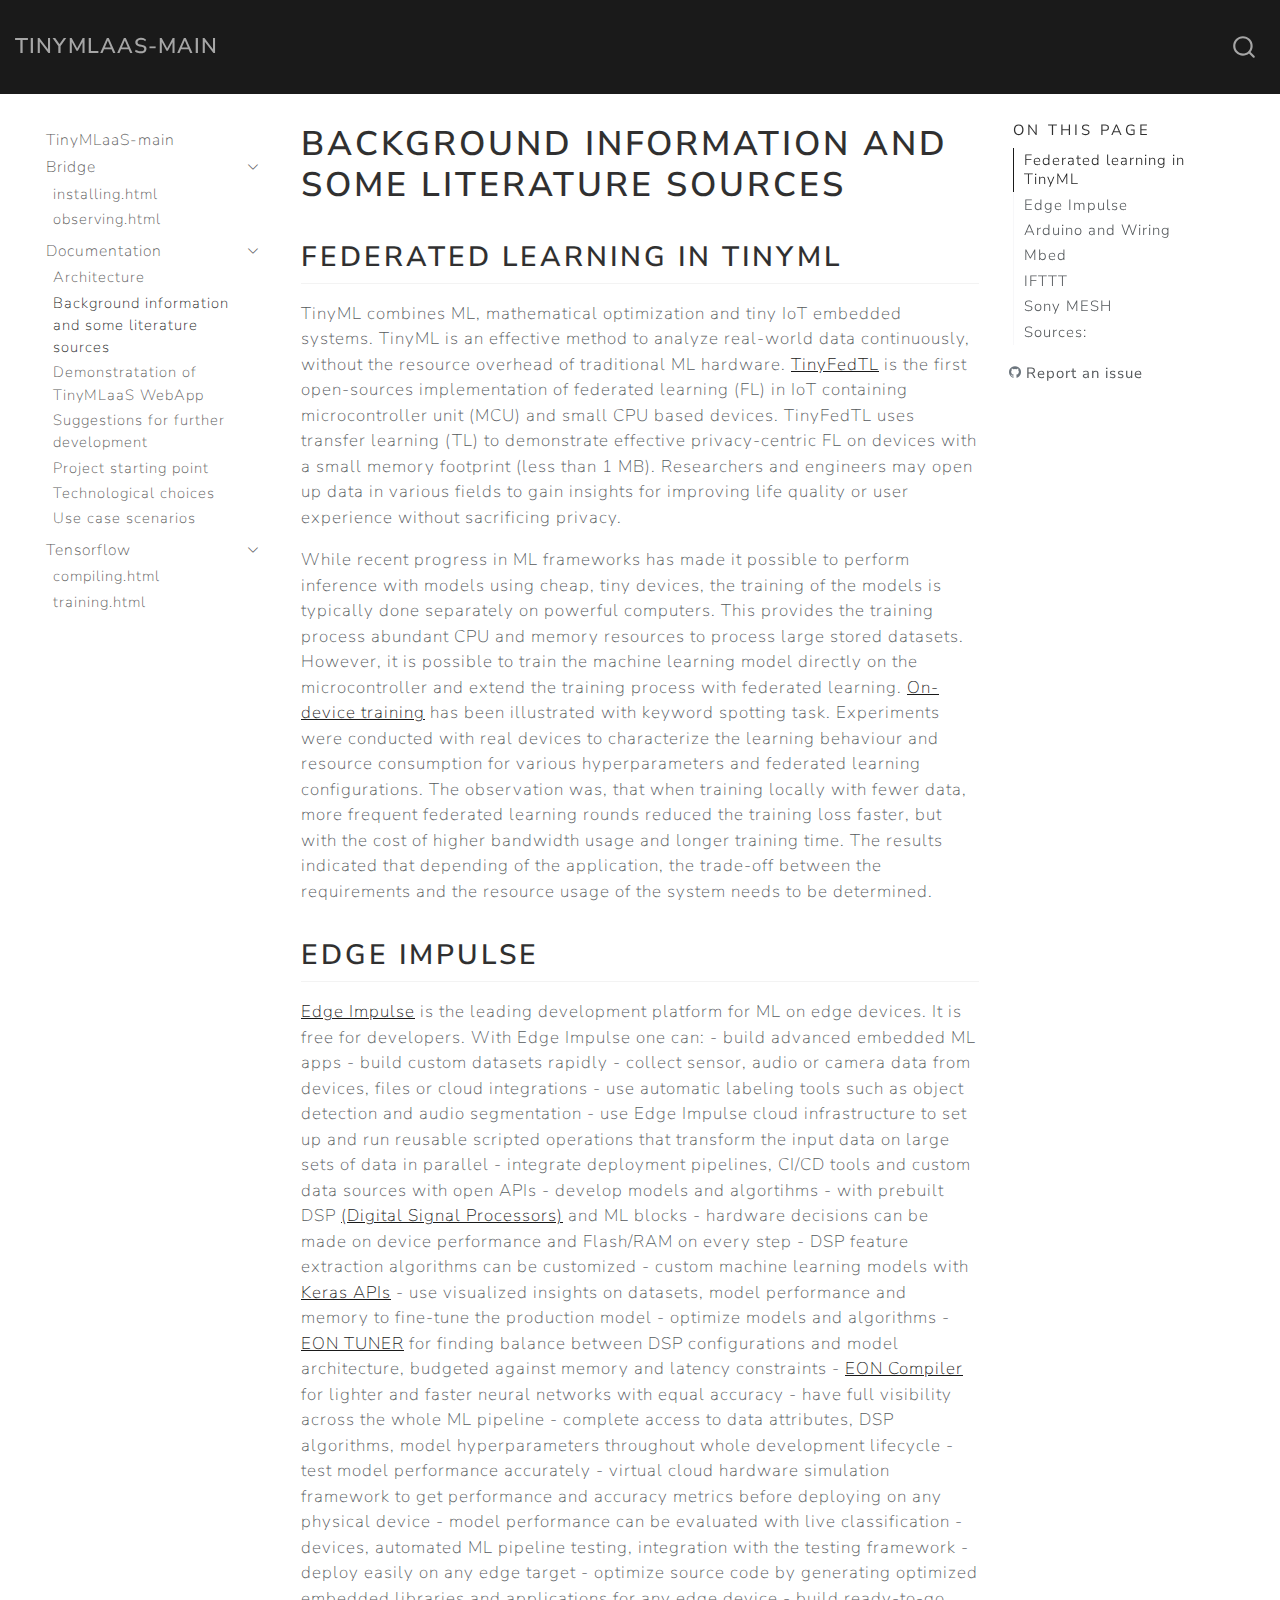
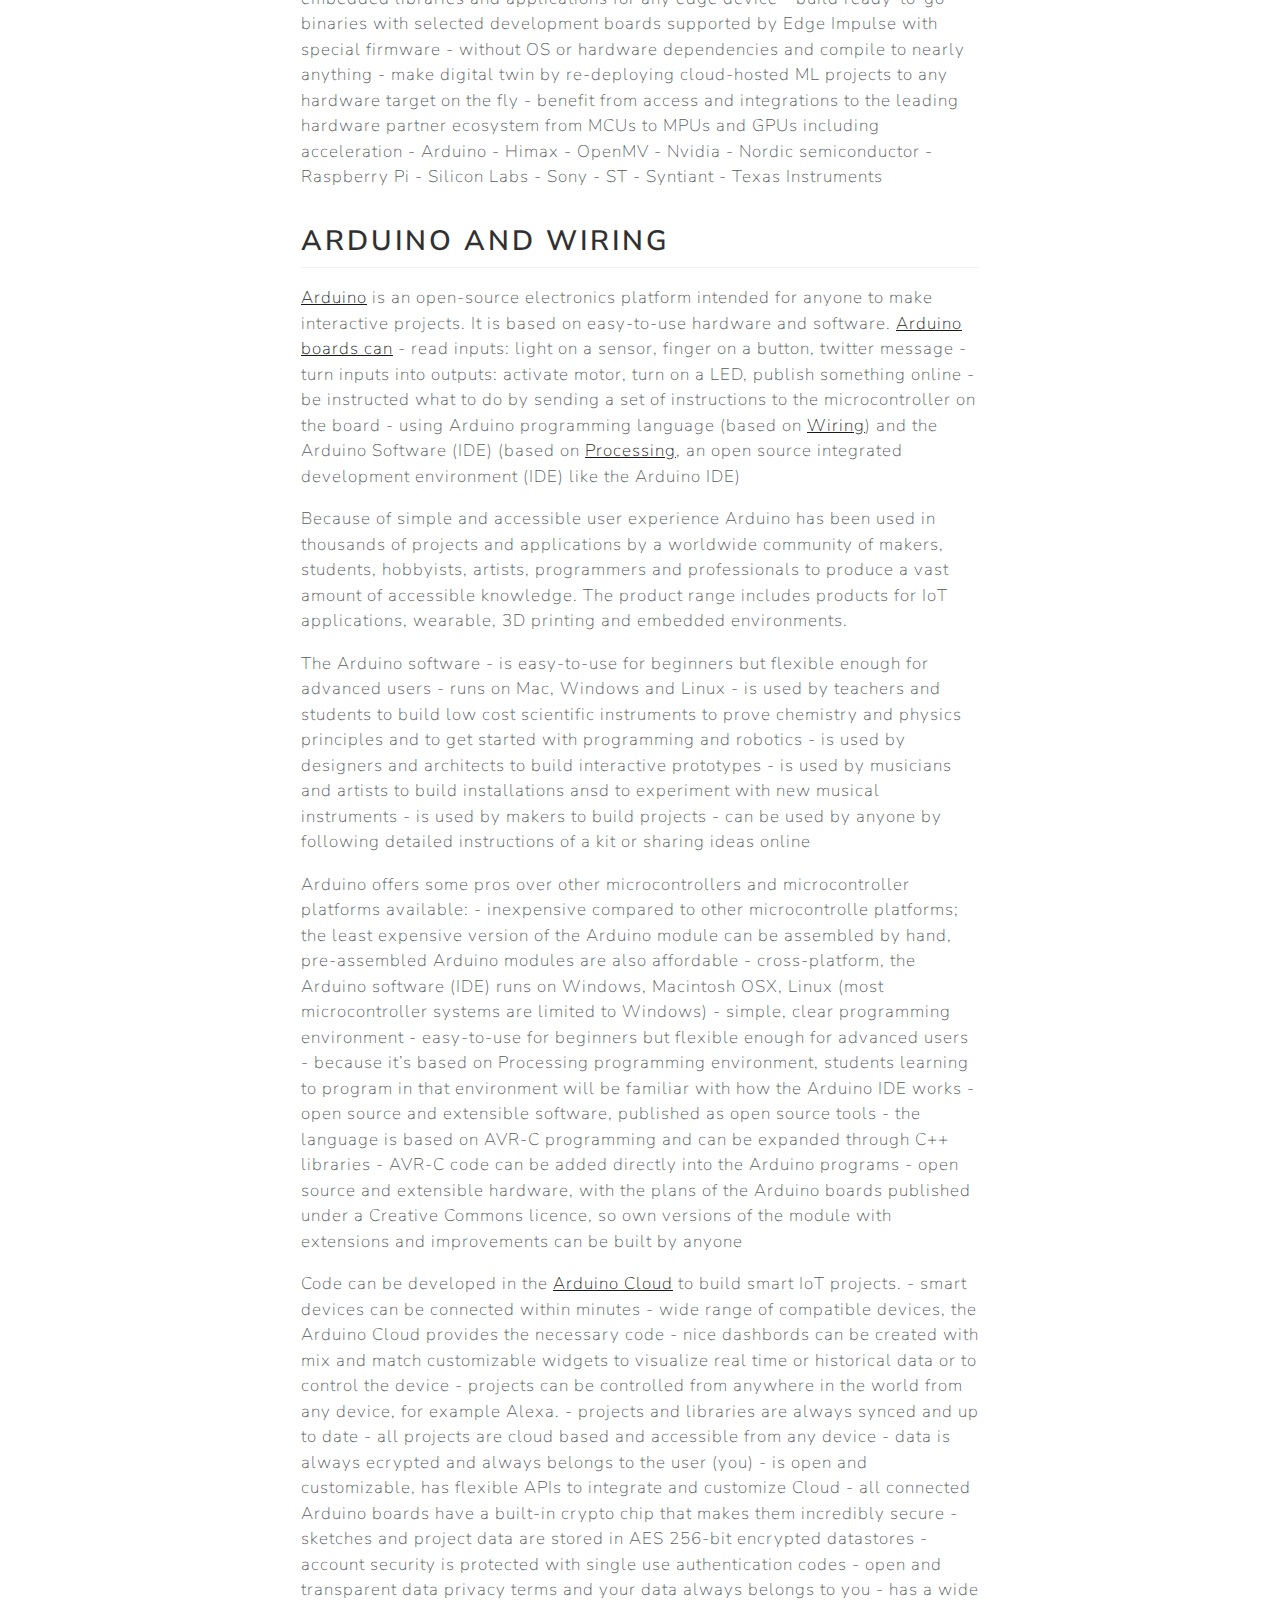
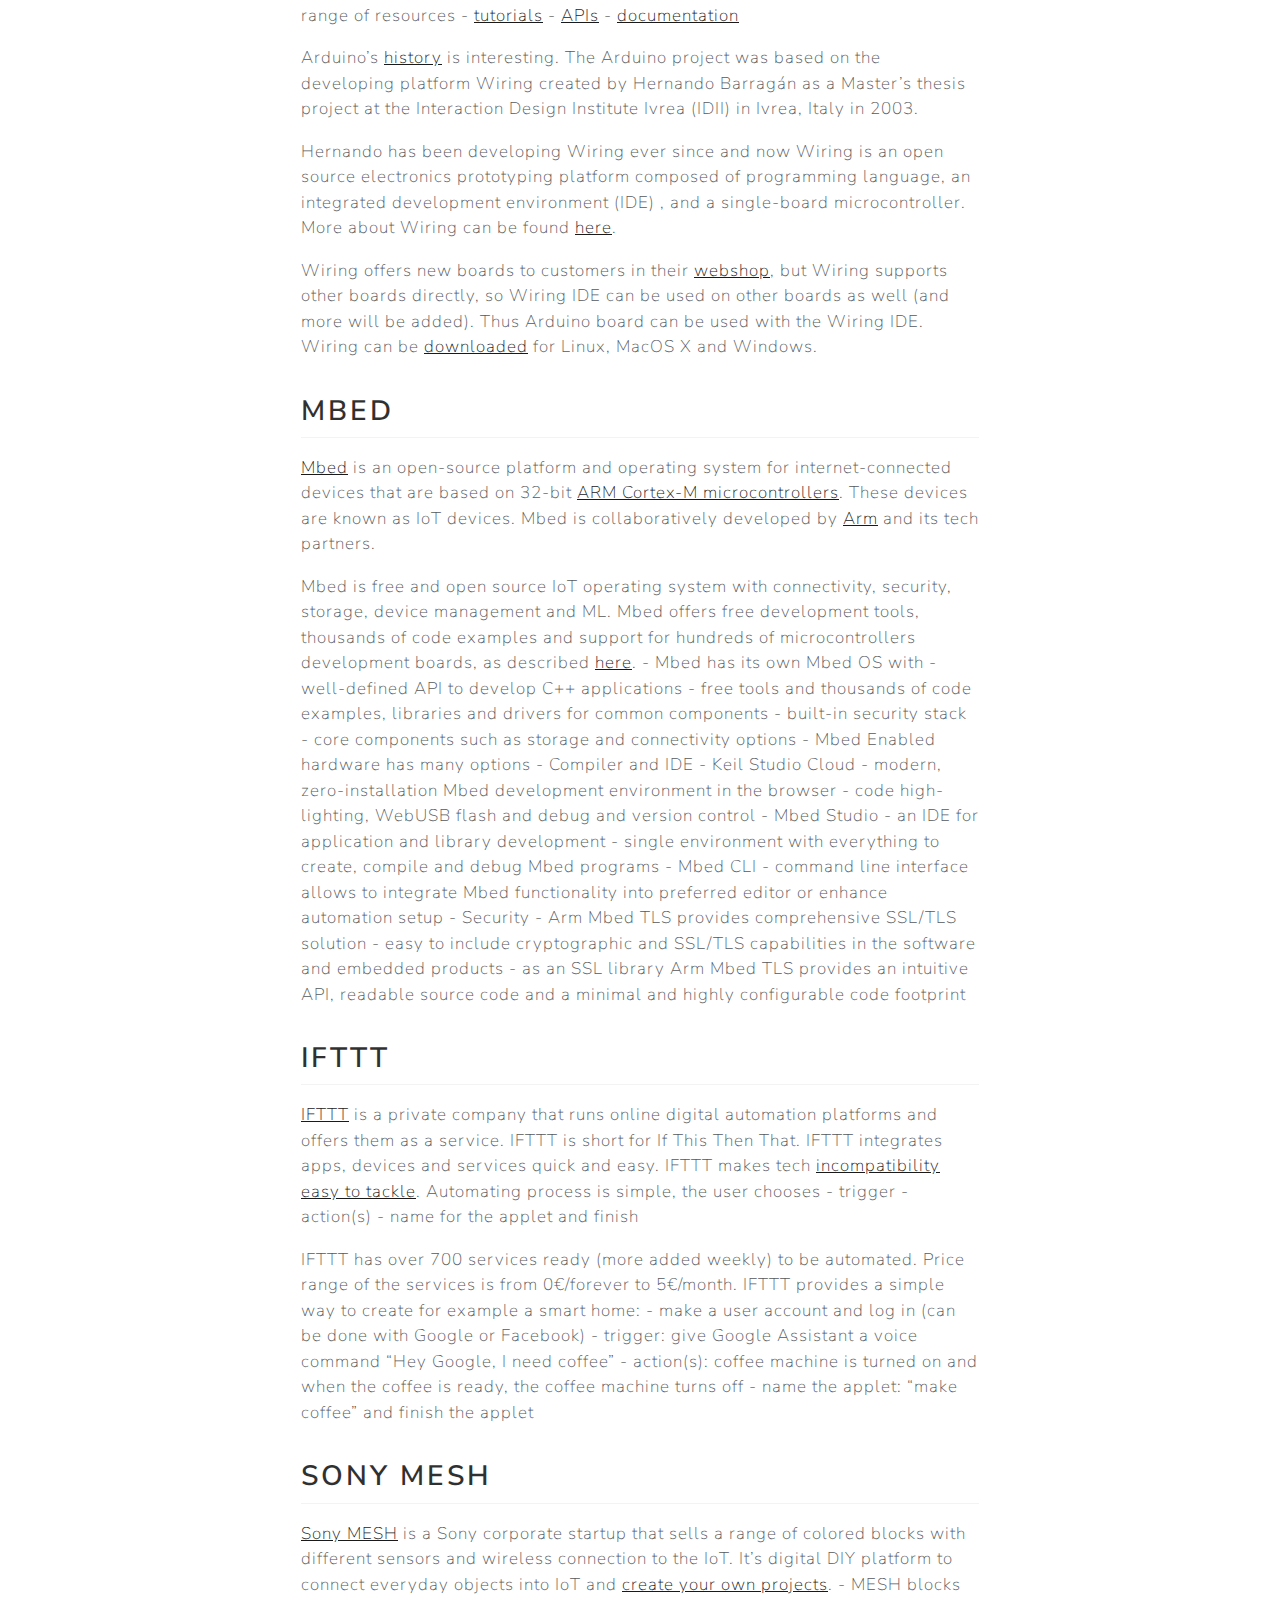
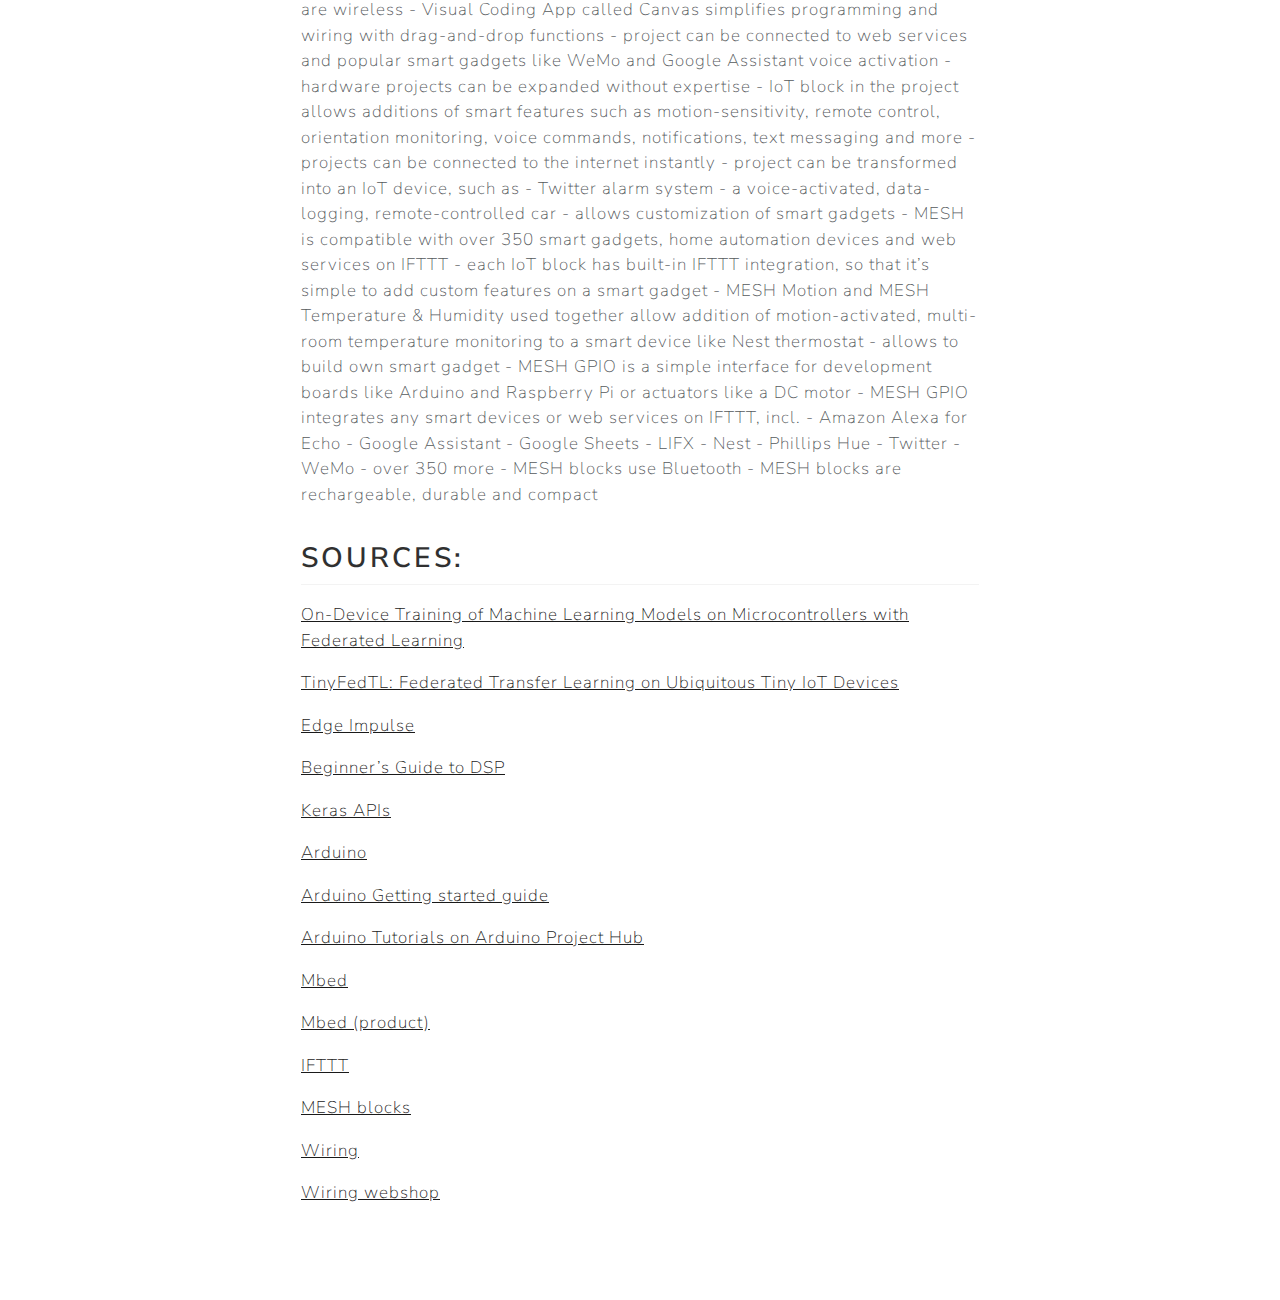
<file: Documentation/background.html>
<!DOCTYPE html>
<html xmlns="http://www.w3.org/1999/xhtml" lang="en" xml:lang="en"><head>

<meta charset="utf-8">
<meta name="generator" content="quarto-1.3.433">

<meta name="viewport" content="width=device-width, initial-scale=1.0, user-scalable=yes">


<title>TinyMLaaS-main - Background information and some literature sources</title>
<style>
code{white-space: pre-wrap;}
span.smallcaps{font-variant: small-caps;}
div.columns{display: flex; gap: min(4vw, 1.5em);}
div.column{flex: auto; overflow-x: auto;}
div.hanging-indent{margin-left: 1.5em; text-indent: -1.5em;}
ul.task-list{list-style: none;}
ul.task-list li input[type="checkbox"] {
  width: 0.8em;
  margin: 0 0.8em 0.2em -1em; /* quarto-specific, see https://github.com/quarto-dev/quarto-cli/issues/4556 */ 
  vertical-align: middle;
}
</style>


<script src="../site_libs/quarto-nav/quarto-nav.js"></script>
<script src="../site_libs/quarto-nav/headroom.min.js"></script>
<script src="../site_libs/clipboard/clipboard.min.js"></script>
<script src="../site_libs/quarto-search/autocomplete.umd.js"></script>
<script src="../site_libs/quarto-search/fuse.min.js"></script>
<script src="../site_libs/quarto-search/quarto-search.js"></script>
<meta name="quarto:offset" content="../">
<script src="../site_libs/quarto-html/quarto.js"></script>
<script src="../site_libs/quarto-html/popper.min.js"></script>
<script src="../site_libs/quarto-html/tippy.umd.min.js"></script>
<script src="../site_libs/quarto-html/anchor.min.js"></script>
<link href="../site_libs/quarto-html/tippy.css" rel="stylesheet">
<link href="../site_libs/quarto-html/quarto-syntax-highlighting.css" rel="stylesheet" id="quarto-text-highlighting-styles">
<script src="../site_libs/bootstrap/bootstrap.min.js"></script>
<link href="../site_libs/bootstrap/bootstrap-icons.css" rel="stylesheet">
<link href="../site_libs/bootstrap/bootstrap.min.css" rel="stylesheet" id="quarto-bootstrap" data-mode="light">
<script id="quarto-search-options" type="application/json">{
  "location": "navbar",
  "copy-button": false,
  "collapse-after": 3,
  "panel-placement": "end",
  "type": "overlay",
  "limit": 20,
  "language": {
    "search-no-results-text": "No results",
    "search-matching-documents-text": "matching documents",
    "search-copy-link-title": "Copy link to search",
    "search-hide-matches-text": "Hide additional matches",
    "search-more-match-text": "more match in this document",
    "search-more-matches-text": "more matches in this document",
    "search-clear-button-title": "Clear",
    "search-detached-cancel-button-title": "Cancel",
    "search-submit-button-title": "Submit",
    "search-label": "Search"
  }
}</script>


<link rel="stylesheet" href="../styles.css">
<meta property="og:title" content="TinyMLaaS-main - Background information and some literature sources">
<meta property="og:description" content="">
<meta property="og:site-name" content="TinyMLaaS-main">
<meta name="twitter:title" content="TinyMLaaS-main - Background information and some literature sources">
<meta name="twitter:description" content="">
<meta name="twitter:card" content="summary">
</head>

<body class="nav-sidebar floating nav-fixed">

<div id="quarto-search-results"></div>
  <header id="quarto-header" class="headroom fixed-top">
    <nav class="navbar navbar-expand-lg navbar-dark ">
      <div class="navbar-container container-fluid">
      <div class="navbar-brand-container">
    <a class="navbar-brand" href="../index.html">
    <span class="navbar-title">TinyMLaaS-main</span>
    </a>
  </div>
        <div class="quarto-navbar-tools ms-auto">
</div>
          <div id="quarto-search" class="" title="Search"></div>
      </div> <!-- /container-fluid -->
    </nav>
  <nav class="quarto-secondary-nav">
    <div class="container-fluid d-flex">
      <button type="button" class="quarto-btn-toggle btn" data-bs-toggle="collapse" data-bs-target="#quarto-sidebar,#quarto-sidebar-glass" aria-controls="quarto-sidebar" aria-expanded="false" aria-label="Toggle sidebar navigation" onclick="if (window.quartoToggleHeadroom) { window.quartoToggleHeadroom(); }">
        <i class="bi bi-layout-text-sidebar-reverse"></i>
      </button>
      <nav class="quarto-page-breadcrumbs" aria-label="breadcrumb"><ol class="breadcrumb"><li class="breadcrumb-item"><a href="../Documentation/architecture.html">Documentation</a></li><li class="breadcrumb-item"><a href="../Documentation/background.html">Background information and some literature sources</a></li></ol></nav>
      <a class="flex-grow-1" role="button" data-bs-toggle="collapse" data-bs-target="#quarto-sidebar,#quarto-sidebar-glass" aria-controls="quarto-sidebar" aria-expanded="false" aria-label="Toggle sidebar navigation" onclick="if (window.quartoToggleHeadroom) { window.quartoToggleHeadroom(); }">      
      </a>
    </div>
  </nav>
</header>
<!-- content -->
<div id="quarto-content" class="quarto-container page-columns page-rows-contents page-layout-article page-navbar">
<!-- sidebar -->
  <nav id="quarto-sidebar" class="sidebar collapse collapse-horizontal sidebar-navigation floating overflow-auto">
    <div class="sidebar-menu-container"> 
    <ul class="list-unstyled mt-1">
        <li class="sidebar-item">
  <div class="sidebar-item-container"> 
  <a href="../index.html" class="sidebar-item-text sidebar-link">
 <span class="menu-text">TinyMLaaS-main</span></a>
  </div>
</li>
        <li class="sidebar-item sidebar-item-section">
      <div class="sidebar-item-container"> 
            <a class="sidebar-item-text sidebar-link text-start" data-bs-toggle="collapse" data-bs-target="#quarto-sidebar-section-1" aria-expanded="true">
 <span class="menu-text">Bridge</span></a>
          <a class="sidebar-item-toggle text-start" data-bs-toggle="collapse" data-bs-target="#quarto-sidebar-section-1" aria-expanded="true" aria-label="Toggle section">
            <i class="bi bi-chevron-right ms-2"></i>
          </a> 
      </div>
      <ul id="quarto-sidebar-section-1" class="collapse list-unstyled sidebar-section depth1 show">  
          <li class="sidebar-item">
  <div class="sidebar-item-container"> 
  <a href="../Bridge/installing.html" class="sidebar-item-text sidebar-link">
 <span class="menu-text">installing.html</span></a>
  </div>
</li>
          <li class="sidebar-item">
  <div class="sidebar-item-container"> 
  <a href="../Bridge/observing.html" class="sidebar-item-text sidebar-link">
 <span class="menu-text">observing.html</span></a>
  </div>
</li>
      </ul>
  </li>
        <li class="sidebar-item sidebar-item-section">
      <div class="sidebar-item-container"> 
            <a class="sidebar-item-text sidebar-link text-start" data-bs-toggle="collapse" data-bs-target="#quarto-sidebar-section-2" aria-expanded="true">
 <span class="menu-text">Documentation</span></a>
          <a class="sidebar-item-toggle text-start" data-bs-toggle="collapse" data-bs-target="#quarto-sidebar-section-2" aria-expanded="true" aria-label="Toggle section">
            <i class="bi bi-chevron-right ms-2"></i>
          </a> 
      </div>
      <ul id="quarto-sidebar-section-2" class="collapse list-unstyled sidebar-section depth1 show">  
          <li class="sidebar-item">
  <div class="sidebar-item-container"> 
  <a href="../Documentation/architecture.html" class="sidebar-item-text sidebar-link">
 <span class="menu-text">Architecture</span></a>
  </div>
</li>
          <li class="sidebar-item">
  <div class="sidebar-item-container"> 
  <a href="../Documentation/background.html" class="sidebar-item-text sidebar-link active">
 <span class="menu-text">Background information and some literature sources</span></a>
  </div>
</li>
          <li class="sidebar-item">
  <div class="sidebar-item-container"> 
  <a href="../Documentation/demonstration.html" class="sidebar-item-text sidebar-link">
 <span class="menu-text">Demonstratation of TinyMLaaS WebApp</span></a>
  </div>
</li>
          <li class="sidebar-item">
  <div class="sidebar-item-container"> 
  <a href="../Documentation/next_steps.html" class="sidebar-item-text sidebar-link">
 <span class="menu-text">Suggestions for further development</span></a>
  </div>
</li>
          <li class="sidebar-item">
  <div class="sidebar-item-container"> 
  <a href="../Documentation/software-project-summer-kick-off.html" class="sidebar-item-text sidebar-link">
 <span class="menu-text">Project starting point</span></a>
  </div>
</li>
          <li class="sidebar-item">
  <div class="sidebar-item-container"> 
  <a href="../Documentation/technologies.html" class="sidebar-item-text sidebar-link">
 <span class="menu-text">Technological choices</span></a>
  </div>
</li>
          <li class="sidebar-item">
  <div class="sidebar-item-container"> 
  <a href="../Documentation/use_cases.html" class="sidebar-item-text sidebar-link">
 <span class="menu-text">Use case scenarios</span></a>
  </div>
</li>
      </ul>
  </li>
        <li class="sidebar-item sidebar-item-section">
      <div class="sidebar-item-container"> 
            <a class="sidebar-item-text sidebar-link text-start" data-bs-toggle="collapse" data-bs-target="#quarto-sidebar-section-3" aria-expanded="true">
 <span class="menu-text">Tensorflow</span></a>
          <a class="sidebar-item-toggle text-start" data-bs-toggle="collapse" data-bs-target="#quarto-sidebar-section-3" aria-expanded="true" aria-label="Toggle section">
            <i class="bi bi-chevron-right ms-2"></i>
          </a> 
      </div>
      <ul id="quarto-sidebar-section-3" class="collapse list-unstyled sidebar-section depth1 show">  
          <li class="sidebar-item">
  <div class="sidebar-item-container"> 
  <a href="../Tensorflow/compiling.html" class="sidebar-item-text sidebar-link">
 <span class="menu-text">compiling.html</span></a>
  </div>
</li>
          <li class="sidebar-item">
  <div class="sidebar-item-container"> 
  <a href="../Tensorflow/training.html" class="sidebar-item-text sidebar-link">
 <span class="menu-text">training.html</span></a>
  </div>
</li>
      </ul>
  </li>
    </ul>
    </div>
</nav>
<div id="quarto-sidebar-glass" data-bs-toggle="collapse" data-bs-target="#quarto-sidebar,#quarto-sidebar-glass"></div>
<!-- margin-sidebar -->
    <div id="quarto-margin-sidebar" class="sidebar margin-sidebar">
        <nav id="TOC" role="doc-toc" class="toc-active">
    <h2 id="toc-title">On this page</h2>
   
  <ul>
  <li><a href="#federated-learning-in-tinyml" id="toc-federated-learning-in-tinyml" class="nav-link active" data-scroll-target="#federated-learning-in-tinyml">Federated learning in TinyML</a></li>
  <li><a href="#edge-impulse" id="toc-edge-impulse" class="nav-link" data-scroll-target="#edge-impulse">Edge Impulse</a></li>
  <li><a href="#arduino-and-wiring" id="toc-arduino-and-wiring" class="nav-link" data-scroll-target="#arduino-and-wiring">Arduino and Wiring</a></li>
  <li><a href="#mbed" id="toc-mbed" class="nav-link" data-scroll-target="#mbed">Mbed</a></li>
  <li><a href="#ifttt" id="toc-ifttt" class="nav-link" data-scroll-target="#ifttt">IFTTT</a></li>
  <li><a href="#sony-mesh" id="toc-sony-mesh" class="nav-link" data-scroll-target="#sony-mesh">Sony MESH</a></li>
  <li><a href="#sources" id="toc-sources" class="nav-link" data-scroll-target="#sources">Sources:</a></li>
  </ul>
<div class="toc-actions"><div><i class="bi bi-github"></i></div><div class="action-links"><p><a href="https://github.com/JeHugawa/TinyMLaaS-main/issues/new" class="toc-action">Report an issue</a></p></div></div></nav>
    </div>
<!-- main -->
<main class="content" id="quarto-document-content">

<header id="title-block-header" class="quarto-title-block default">
<div class="quarto-title">
<h1 class="title">Background information and some literature sources</h1>
</div>



<div class="quarto-title-meta">

    
  
    
  </div>
  

</header>

<!-- WARNING: THIS FILE WAS AUTOGENERATED! DO NOT EDIT! -->
<section id="federated-learning-in-tinyml" class="level2">
<h2 class="anchored" data-anchor-id="federated-learning-in-tinyml">Federated learning in TinyML</h2>
<p>TinyML combines ML, mathematical optimization and tiny IoT embedded systems. TinyML is an effective method to analyze real-world data continuously, without the resource overhead of traditional ML hardware. <a href="https://ieeexplore.ieee.org/abstract/document/9767250">TinyFedTL</a> is the first open-sources implementation of federated learning (FL) in IoT containing microcontroller unit (MCU) and small CPU based devices. TinyFedTL uses transfer learning (TL) to demonstrate effective privacy-centric FL on devices with a small memory footprint (less than 1 MB). Researchers and engineers may open up data in various fields to gain insights for improving life quality or user experience without sacrificing privacy.</p>
<p>While recent progress in ML frameworks has made it possible to perform inference with models using cheap, tiny devices, the training of the models is typically done separately on powerful computers. This provides the training process abundant CPU and memory resources to process large stored datasets. However, it is possible to train the machine learning model directly on the microcontroller and extend the training process with federated learning. <a href="https://www.mdpi.com/2079-9292/11/4/573">On-device training</a> has been illustrated with keyword spotting task. Experiments were conducted with real devices to characterize the learning behaviour and resource consumption for various hyperparameters and federated learning configurations. The observation was, that when training locally with fewer data, more frequent federated learning rounds reduced the training loss faster, but with the cost of higher bandwidth usage and longer training time. The results indicated that depending of the application, the trade-off between the requirements and the resource usage of the system needs to be determined.</p>
</section>
<section id="edge-impulse" class="level2">
<h2 class="anchored" data-anchor-id="edge-impulse">Edge Impulse</h2>
<p><a href="https://www.edgeimpulse.com/">Edge Impulse</a> is the leading development platform for ML on edge devices. It is free for developers. With Edge Impulse one can: - build advanced embedded ML apps - build custom datasets rapidly - collect sensor, audio or camera data from devices, files or cloud integrations - use automatic labeling tools such as object detection and audio segmentation - use Edge Impulse cloud infrastructure to set up and run reusable scripted operations that transform the input data on large sets of data in parallel - integrate deployment pipelines, CI/CD tools and custom data sources with open APIs - develop models and algortihms - with prebuilt DSP <a href="https://www.analog.com/en/design-center/landing-pages/001/beginners-guide-to-dsp.html">(Digital Signal Processors)</a> and ML blocks - hardware decisions can be made on device performance and Flash/RAM on every step - DSP feature extraction algorithms can be customized - custom machine learning models with <a href="https://keras.io/">Keras APIs</a> - use visualized insights on datasets, model performance and memory to fine-tune the production model - optimize models and algorithms - <a href="https://www.edgeimpulse.com/blog/introducing-the-eon-tuner-edge-impulses-new-automl-tool-for-embedded-machine-learning">EON TUNER</a> for finding balance between DSP configurations and model architecture, budgeted against memory and latency constraints - <a href="https://www.edgeimpulse.com/blog/introducing-eon">EON Compiler</a> for lighter and faster neural networks with equal accuracy - have full visibility across the whole ML pipeline - complete access to data attributes, DSP algorithms, model hyperparameters throughout whole development lifecycle - test model performance accurately - virtual cloud hardware simulation framework to get performance and accuracy metrics before deploying on any physical device - model performance can be evaluated with live classification - devices, automated ML pipeline testing, integration with the testing framework - deploy easily on any edge target - optimize source code by generating optimized embedded libraries and applications for any edge device - build ready-to-go binaries with selected development boards supported by Edge Impulse with special firmware - without OS or hardware dependencies and compile to nearly anything - make digital twin by re-deploying cloud-hosted ML projects to any hardware target on the fly - benefit from access and integrations to the leading hardware partner ecosystem from MCUs to MPUs and GPUs including acceleration - Arduino - Himax - OpenMV - Nvidia - Nordic semiconductor - Raspberry Pi - Silicon Labs - Sony - ST - Syntiant - Texas Instruments</p>
</section>
<section id="arduino-and-wiring" class="level2">
<h2 class="anchored" data-anchor-id="arduino-and-wiring">Arduino and Wiring</h2>
<p><a href="https://www.arduino.cc/">Arduino</a> is an open-source electronics platform intended for anyone to make interactive projects. It is based on easy-to-use hardware and software. <a href="https://www.arduino.cc/en/Guide/Introduction">Arduino boards can</a> - read inputs: light on a sensor, finger on a button, twitter message - turn inputs into outputs: activate motor, turn on a LED, publish something online - be instructed what to do by sending a set of instructions to the microcontroller on the board - using Arduino programming language (based on <a href="https://en.wikipedia.org/wiki/Wiring_%28development_platform%29">Wiring</a>) and the Arduino Software (IDE) (based on <a href="https://www.arduino.cc/education/visualization-with-arduino-and-processing">Processing</a>, an open source integrated development environment (IDE) like the Arduino IDE)</p>
<p>Because of simple and accessible user experience Arduino has been used in thousands of projects and applications by a worldwide community of makers, students, hobbyists, artists, programmers and professionals to produce a vast amount of accessible knowledge. The product range includes products for IoT applications, wearable, 3D printing and embedded environments.</p>
<p>The Arduino software - is easy-to-use for beginners but flexible enough for advanced users - runs on Mac, Windows and Linux - is used by teachers and students to build low cost scientific instruments to prove chemistry and physics principles and to get started with programming and robotics - is used by designers and architects to build interactive prototypes - is used by musicians and artists to build installations ansd to experiment with new musical instruments - is used by makers to build projects - can be used by anyone by following detailed instructions of a kit or sharing ideas online</p>
<p>Arduino offers some pros over other microcontrollers and microcontroller platforms available: - inexpensive compared to other microcontrolle platforms; the least expensive version of the Arduino module can be assembled by hand, pre-assembled Arduino modules are also affordable - cross-platform, the Arduino software (IDE) runs on Windows, Macintosh OSX, Linux (most microcontroller systems are limited to Windows) - simple, clear programming environment - easy-to-use for beginners but flexible enough for advanced users - because it’s based on Processing programming environment, students learning to program in that environment will be familiar with how the Arduino IDE works - open source and extensible software, published as open source tools - the language is based on AVR-C programming and can be expanded through C++ libraries - AVR-C code can be added directly into the Arduino programs - open source and extensible hardware, with the plans of the Arduino boards published under a Creative Commons licence, so own versions of the module with extensions and improvements can be built by anyone</p>
<p>Code can be developed in the <a href="https://cloud.arduino.cc/">Arduino Cloud</a> to build smart IoT projects. - smart devices can be connected within minutes - wide range of compatible devices, the Arduino Cloud provides the necessary code - nice dashbords can be created with mix and match customizable widgets to visualize real time or historical data or to control the device - projects can be controlled from anywhere in the world from any device, for example Alexa. - projects and libraries are always synced and up to date - all projects are cloud based and accessible from any device - data is always ecrypted and always belongs to the user (you) - is open and customizable, has flexible APIs to integrate and customize Cloud - all connected Arduino boards have a built-in crypto chip that makes them incredibly secure - sketches and project data are stored in AES 256-bit encrypted datastores - account security is protected with single use authentication codes - open and transparent data privacy terms and your data always belongs to you - has a wide range of resources - <a href="https://docs.arduino.cc/cloud/iot-cloud">tutorials</a> - <a href="https://docs.arduino.cc/arduino-cloud/getting-started/api-overview">APIs</a> - <a href="https://docs.arduino.cc/cloud/iot-cloud/tutorials/technical-reference">documentation</a></p>
<p>Arduino’s <a href="https://en.wikipedia.org/wiki/Arduino#History">history</a> is interesting. The Arduino project was based on the developing platform Wiring created by Hernando Barragán as a Master’s thesis project at the Interaction Design Institute Ivrea (IDII) in Ivrea, Italy in 2003.</p>
<p>Hernando has been developing Wiring ever since and now Wiring is an open source electronics prototyping platform composed of programming language, an integrated development environment (IDE) , and a single-board microcontroller. More about Wiring can be found <a href="http://wiring.org.co/">here</a>.</p>
<p>Wiring offers new boards to customers in their <a href="https://eu.robotshop.com/">webshop</a>, but Wiring supports other boards directly, so Wiring IDE can be used on other boards as well (and more will be added). Thus Arduino board can be used with the Wiring IDE. Wiring can be <a href="http://wiring.org.co/download/">downloaded</a> for Linux, MacOS X and Windows.</p>
</section>
<section id="mbed" class="level2">
<h2 class="anchored" data-anchor-id="mbed">Mbed</h2>
<p><a href="https://en.wikipedia.org/wiki/Mbed">Mbed</a> is an open-source platform and operating system for internet-connected devices that are based on 32-bit <a href="https://www.arm.com/products/silicon-ip-cpu?families=cortex-m&amp;showall=true">ARM Cortex-M microcontrollers</a>. These devices are known as IoT devices. Mbed is collaboratively developed by <a href="https://en.wikipedia.org/wiki/Arm_(company)">Arm</a> and its tech partners.</p>
<p>Mbed is free and open source IoT operating system with connectivity, security, storage, device management and ML. Mbed offers free development tools, thousands of code examples and support for hundreds of microcontrollers development boards, as described <a href="https://os.mbed.com/">here</a>. - Mbed has its own Mbed OS with - well-defined API to develop C++ applications - free tools and thousands of code examples, libraries and drivers for common components - built-in security stack - core components such as storage and connectivity options - Mbed Enabled hardware has many options - Compiler and IDE - Keil Studio Cloud - modern, zero-installation Mbed development environment in the browser - code high-lighting, WebUSB flash and debug and version control - Mbed Studio - an IDE for application and library development - single environment with everything to create, compile and debug Mbed programs - Mbed CLI - command line interface allows to integrate Mbed functionality into preferred editor or enhance automation setup - Security - Arm Mbed TLS provides comprehensive SSL/TLS solution - easy to include cryptographic and SSL/TLS capabilities in the software and embedded products - as an SSL library Arm Mbed TLS provides an intuitive API, readable source code and a minimal and highly configurable code footprint</p>
</section>
<section id="ifttt" class="level2">
<h2 class="anchored" data-anchor-id="ifttt">IFTTT</h2>
<p><a href="https://ifttt.com/">IFTTT</a> is a private company that runs online digital automation platforms and offers them as a service. IFTTT is short for If This Then That. IFTTT integrates apps, devices and services quick and easy. IFTTT makes tech <a href="https://ifttt.com/explore/new_to_ifttt">incompatibility easy to tackle</a>. Automating process is simple, the user chooses - trigger - action(s) - name for the applet and finish</p>
<p>IFTTT has over 700 services ready (more added weekly) to be automated. Price range of the services is from 0€/forever to 5€/month. IFTTT provides a simple way to create for example a smart home: - make a user account and log in (can be done with Google or Facebook) - trigger: give Google Assistant a voice command “Hey Google, I need coffee” - action(s): coffee machine is turned on and when the coffee is ready, the coffee machine turns off - name the applet: “make coffee” and finish the applet</p>
</section>
<section id="sony-mesh" class="level2">
<h2 class="anchored" data-anchor-id="sony-mesh">Sony MESH</h2>
<p><a href="https://meshprj.com/en/">Sony MESH</a> is a Sony corporate startup that sells a range of colored blocks with different sensors and wireless connection to the IoT. It’s digital DIY platform to connect everyday objects into IoT and <a href="https://www.bundl.com/articles/examples-sony-launch-and-crowdfund-iot-corporate-startup">create your own projects</a>. - MESH blocks are wireless - Visual Coding App called Canvas simplifies programming and wiring with drag-and-drop functions - project can be connected to web services and popular smart gadgets like WeMo and Google Assistant voice activation - hardware projects can be expanded without expertise - IoT block in the project allows additions of smart features such as motion-sensitivity, remote control, orientation monitoring, voice commands, notifications, text messaging and more - projects can be connected to the internet instantly - project can be transformed into an IoT device, such as - Twitter alarm system - a voice-activated, data-logging, remote-controlled car - allows customization of smart gadgets - MESH is compatible with over 350 smart gadgets, home automation devices and web services on IFTTT - each IoT block has built-in IFTTT integration, so that it’s simple to add custom features on a smart gadget - MESH Motion and MESH Temperature &amp; Humidity used together allow addition of motion-activated, multi-room temperature monitoring to a smart device like Nest thermostat - allows to build own smart gadget - MESH GPIO is a simple interface for development boards like Arduino and Raspberry Pi or actuators like a DC motor - MESH GPIO integrates any smart devices or web services on IFTTT, incl. - Amazon Alexa for Echo - Google Assistant - Google Sheets - LIFX - Nest - Phillips Hue - Twitter - WeMo - over 350 more - MESH blocks use Bluetooth - MESH blocks are rechargeable, durable and compact</p>
</section>
<section id="sources" class="level2">
<h2 class="anchored" data-anchor-id="sources">Sources:</h2>
<p><a href="https://www.mdpi.com/2079-9292/11/4/573">On-Device Training of Machine Learning Models on Microcontrollers with Federated Learning</a></p>
<p><a href="https://ieeexplore.ieee.org/abstract/document/9767250">TinyFedTL: Federated Transfer Learning on Ubiquitous Tiny IoT Devices</a></p>
<p><a href="https://www.edgeimpulse.com/">Edge Impulse</a></p>
<p><a href="https://www.analog.com/en/design-center/landing-pages/001/beginners-guide-to-dsp.html">Beginner’s Guide to DSP</a></p>
<p><a href="https://keras.io/">Keras APIs</a></p>
<p><a href="https://www.arduino.cc/">Arduino</a></p>
<p><a href="https://www.arduino.cc/en/Guide">Arduino Getting started guide</a></p>
<p><a href="https://projecthub.arduino.cc/">Arduino Tutorials on Arduino Project Hub</a></p>
<p><a href="https://www.arm.com/products/development-tools/embedded-and-software/mbed-os">Mbed</a></p>
<p><a href="https://os.mbed.com/">Mbed (product)</a></p>
<p><a href="https://ifttt.com/">IFTTT</a></p>
<p><a href="https://meshprj.com/en/">MESH blocks</a></p>
<p><a href="http://wiring.org.co/">Wiring</a></p>
<p><a href="https://eu.robotshop.com/">Wiring webshop</a></p>


</section>

</main> <!-- /main -->
<script id="quarto-html-after-body" type="application/javascript">
window.document.addEventListener("DOMContentLoaded", function (event) {
  const toggleBodyColorMode = (bsSheetEl) => {
    const mode = bsSheetEl.getAttribute("data-mode");
    const bodyEl = window.document.querySelector("body");
    if (mode === "dark") {
      bodyEl.classList.add("quarto-dark");
      bodyEl.classList.remove("quarto-light");
    } else {
      bodyEl.classList.add("quarto-light");
      bodyEl.classList.remove("quarto-dark");
    }
  }
  const toggleBodyColorPrimary = () => {
    const bsSheetEl = window.document.querySelector("link#quarto-bootstrap");
    if (bsSheetEl) {
      toggleBodyColorMode(bsSheetEl);
    }
  }
  toggleBodyColorPrimary();  
  const icon = "";
  const anchorJS = new window.AnchorJS();
  anchorJS.options = {
    placement: 'right',
    icon: icon
  };
  anchorJS.add('.anchored');
  const isCodeAnnotation = (el) => {
    for (const clz of el.classList) {
      if (clz.startsWith('code-annotation-')) {                     
        return true;
      }
    }
    return false;
  }
  const clipboard = new window.ClipboardJS('.code-copy-button', {
    text: function(trigger) {
      const codeEl = trigger.previousElementSibling.cloneNode(true);
      for (const childEl of codeEl.children) {
        if (isCodeAnnotation(childEl)) {
          childEl.remove();
        }
      }
      return codeEl.innerText;
    }
  });
  clipboard.on('success', function(e) {
    // button target
    const button = e.trigger;
    // don't keep focus
    button.blur();
    // flash "checked"
    button.classList.add('code-copy-button-checked');
    var currentTitle = button.getAttribute("title");
    button.setAttribute("title", "Copied!");
    let tooltip;
    if (window.bootstrap) {
      button.setAttribute("data-bs-toggle", "tooltip");
      button.setAttribute("data-bs-placement", "left");
      button.setAttribute("data-bs-title", "Copied!");
      tooltip = new bootstrap.Tooltip(button, 
        { trigger: "manual", 
          customClass: "code-copy-button-tooltip",
          offset: [0, -8]});
      tooltip.show();    
    }
    setTimeout(function() {
      if (tooltip) {
        tooltip.hide();
        button.removeAttribute("data-bs-title");
        button.removeAttribute("data-bs-toggle");
        button.removeAttribute("data-bs-placement");
      }
      button.setAttribute("title", currentTitle);
      button.classList.remove('code-copy-button-checked');
    }, 1000);
    // clear code selection
    e.clearSelection();
  });
  function tippyHover(el, contentFn) {
    const config = {
      allowHTML: true,
      content: contentFn,
      maxWidth: 500,
      delay: 100,
      arrow: false,
      appendTo: function(el) {
          return el.parentElement;
      },
      interactive: true,
      interactiveBorder: 10,
      theme: 'quarto',
      placement: 'bottom-start'
    };
    window.tippy(el, config); 
  }
  const noterefs = window.document.querySelectorAll('a[role="doc-noteref"]');
  for (var i=0; i<noterefs.length; i++) {
    const ref = noterefs[i];
    tippyHover(ref, function() {
      // use id or data attribute instead here
      let href = ref.getAttribute('data-footnote-href') || ref.getAttribute('href');
      try { href = new URL(href).hash; } catch {}
      const id = href.replace(/^#\/?/, "");
      const note = window.document.getElementById(id);
      return note.innerHTML;
    });
  }
      let selectedAnnoteEl;
      const selectorForAnnotation = ( cell, annotation) => {
        let cellAttr = 'data-code-cell="' + cell + '"';
        let lineAttr = 'data-code-annotation="' +  annotation + '"';
        const selector = 'span[' + cellAttr + '][' + lineAttr + ']';
        return selector;
      }
      const selectCodeLines = (annoteEl) => {
        const doc = window.document;
        const targetCell = annoteEl.getAttribute("data-target-cell");
        const targetAnnotation = annoteEl.getAttribute("data-target-annotation");
        const annoteSpan = window.document.querySelector(selectorForAnnotation(targetCell, targetAnnotation));
        const lines = annoteSpan.getAttribute("data-code-lines").split(",");
        const lineIds = lines.map((line) => {
          return targetCell + "-" + line;
        })
        let top = null;
        let height = null;
        let parent = null;
        if (lineIds.length > 0) {
            //compute the position of the single el (top and bottom and make a div)
            const el = window.document.getElementById(lineIds[0]);
            top = el.offsetTop;
            height = el.offsetHeight;
            parent = el.parentElement.parentElement;
          if (lineIds.length > 1) {
            const lastEl = window.document.getElementById(lineIds[lineIds.length - 1]);
            const bottom = lastEl.offsetTop + lastEl.offsetHeight;
            height = bottom - top;
          }
          if (top !== null && height !== null && parent !== null) {
            // cook up a div (if necessary) and position it 
            let div = window.document.getElementById("code-annotation-line-highlight");
            if (div === null) {
              div = window.document.createElement("div");
              div.setAttribute("id", "code-annotation-line-highlight");
              div.style.position = 'absolute';
              parent.appendChild(div);
            }
            div.style.top = top - 2 + "px";
            div.style.height = height + 4 + "px";
            let gutterDiv = window.document.getElementById("code-annotation-line-highlight-gutter");
            if (gutterDiv === null) {
              gutterDiv = window.document.createElement("div");
              gutterDiv.setAttribute("id", "code-annotation-line-highlight-gutter");
              gutterDiv.style.position = 'absolute';
              const codeCell = window.document.getElementById(targetCell);
              const gutter = codeCell.querySelector('.code-annotation-gutter');
              gutter.appendChild(gutterDiv);
            }
            gutterDiv.style.top = top - 2 + "px";
            gutterDiv.style.height = height + 4 + "px";
          }
          selectedAnnoteEl = annoteEl;
        }
      };
      const unselectCodeLines = () => {
        const elementsIds = ["code-annotation-line-highlight", "code-annotation-line-highlight-gutter"];
        elementsIds.forEach((elId) => {
          const div = window.document.getElementById(elId);
          if (div) {
            div.remove();
          }
        });
        selectedAnnoteEl = undefined;
      };
      // Attach click handler to the DT
      const annoteDls = window.document.querySelectorAll('dt[data-target-cell]');
      for (const annoteDlNode of annoteDls) {
        annoteDlNode.addEventListener('click', (event) => {
          const clickedEl = event.target;
          if (clickedEl !== selectedAnnoteEl) {
            unselectCodeLines();
            const activeEl = window.document.querySelector('dt[data-target-cell].code-annotation-active');
            if (activeEl) {
              activeEl.classList.remove('code-annotation-active');
            }
            selectCodeLines(clickedEl);
            clickedEl.classList.add('code-annotation-active');
          } else {
            // Unselect the line
            unselectCodeLines();
            clickedEl.classList.remove('code-annotation-active');
          }
        });
      }
  const findCites = (el) => {
    const parentEl = el.parentElement;
    if (parentEl) {
      const cites = parentEl.dataset.cites;
      if (cites) {
        return {
          el,
          cites: cites.split(' ')
        };
      } else {
        return findCites(el.parentElement)
      }
    } else {
      return undefined;
    }
  };
  var bibliorefs = window.document.querySelectorAll('a[role="doc-biblioref"]');
  for (var i=0; i<bibliorefs.length; i++) {
    const ref = bibliorefs[i];
    const citeInfo = findCites(ref);
    if (citeInfo) {
      tippyHover(citeInfo.el, function() {
        var popup = window.document.createElement('div');
        citeInfo.cites.forEach(function(cite) {
          var citeDiv = window.document.createElement('div');
          citeDiv.classList.add('hanging-indent');
          citeDiv.classList.add('csl-entry');
          var biblioDiv = window.document.getElementById('ref-' + cite);
          if (biblioDiv) {
            citeDiv.innerHTML = biblioDiv.innerHTML;
          }
          popup.appendChild(citeDiv);
        });
        return popup.innerHTML;
      });
    }
  }
});
</script>
</div> <!-- /content -->



</body></html>
</file>
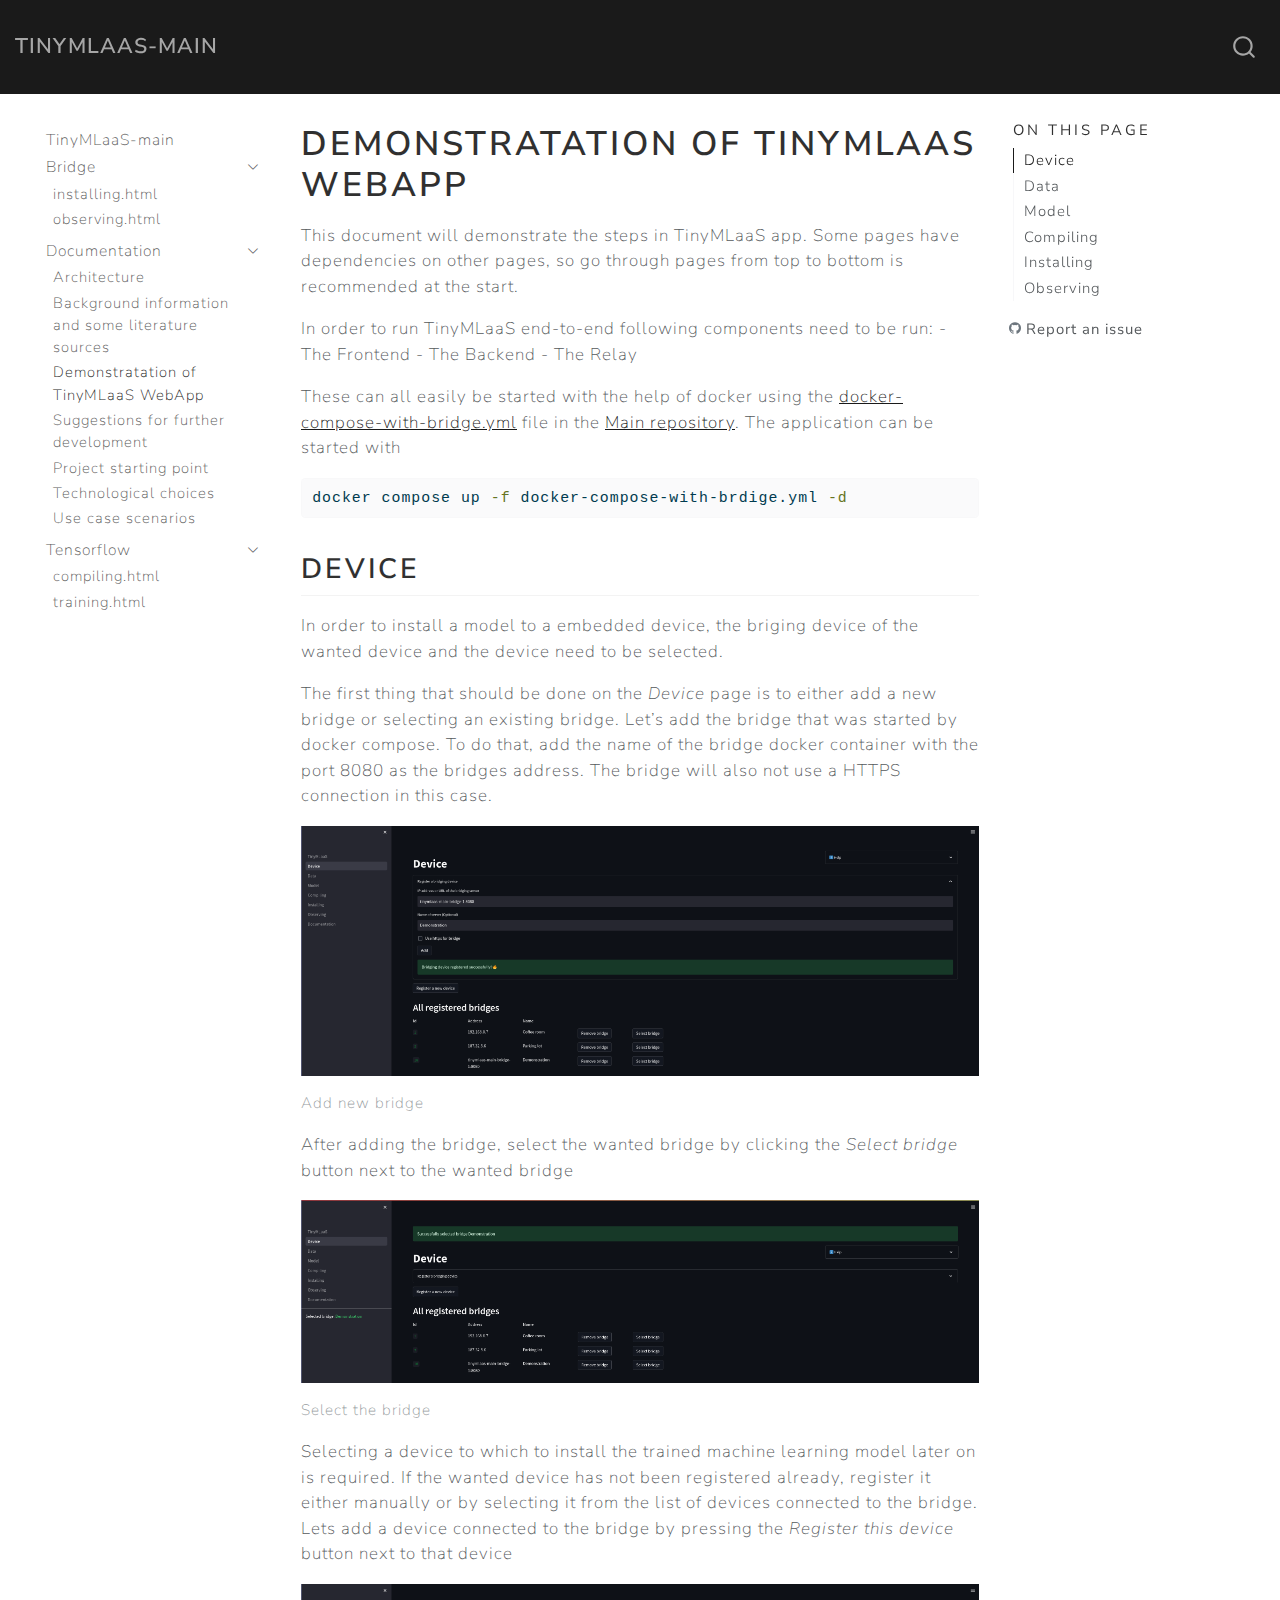
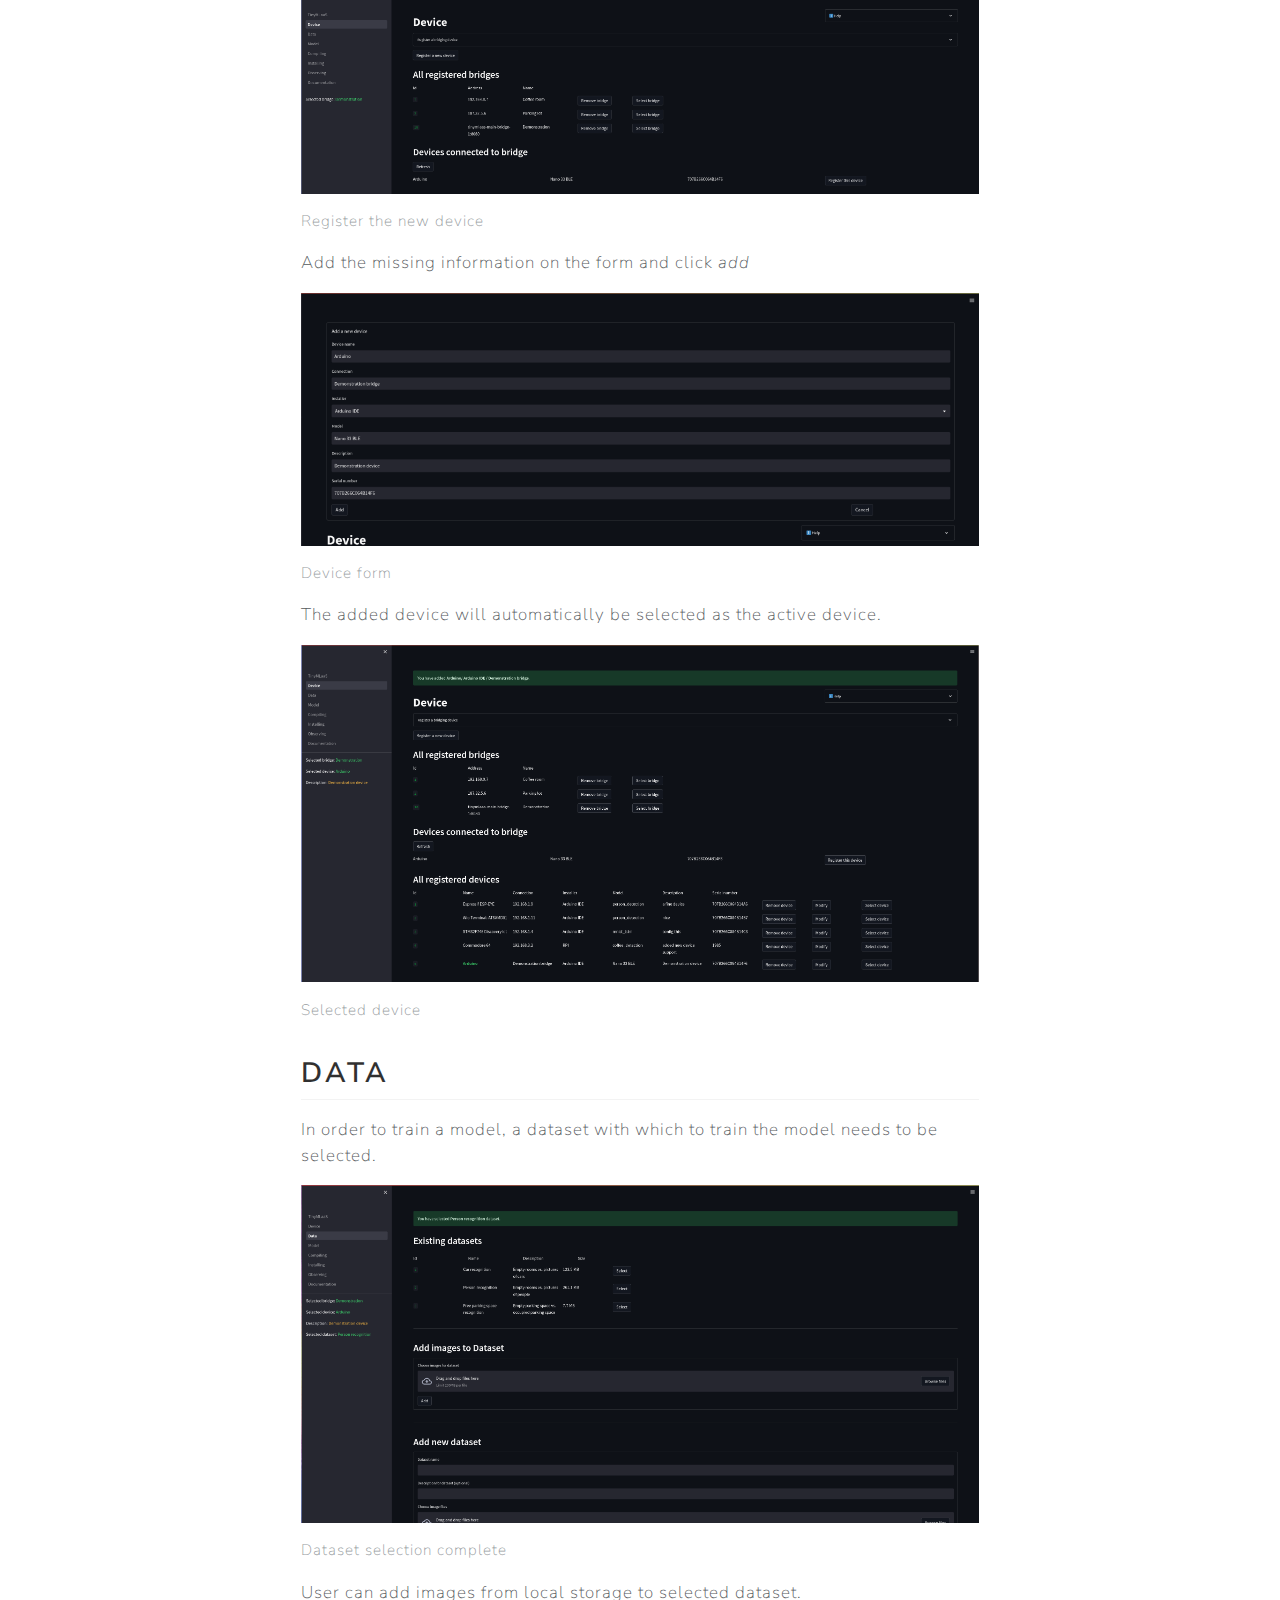
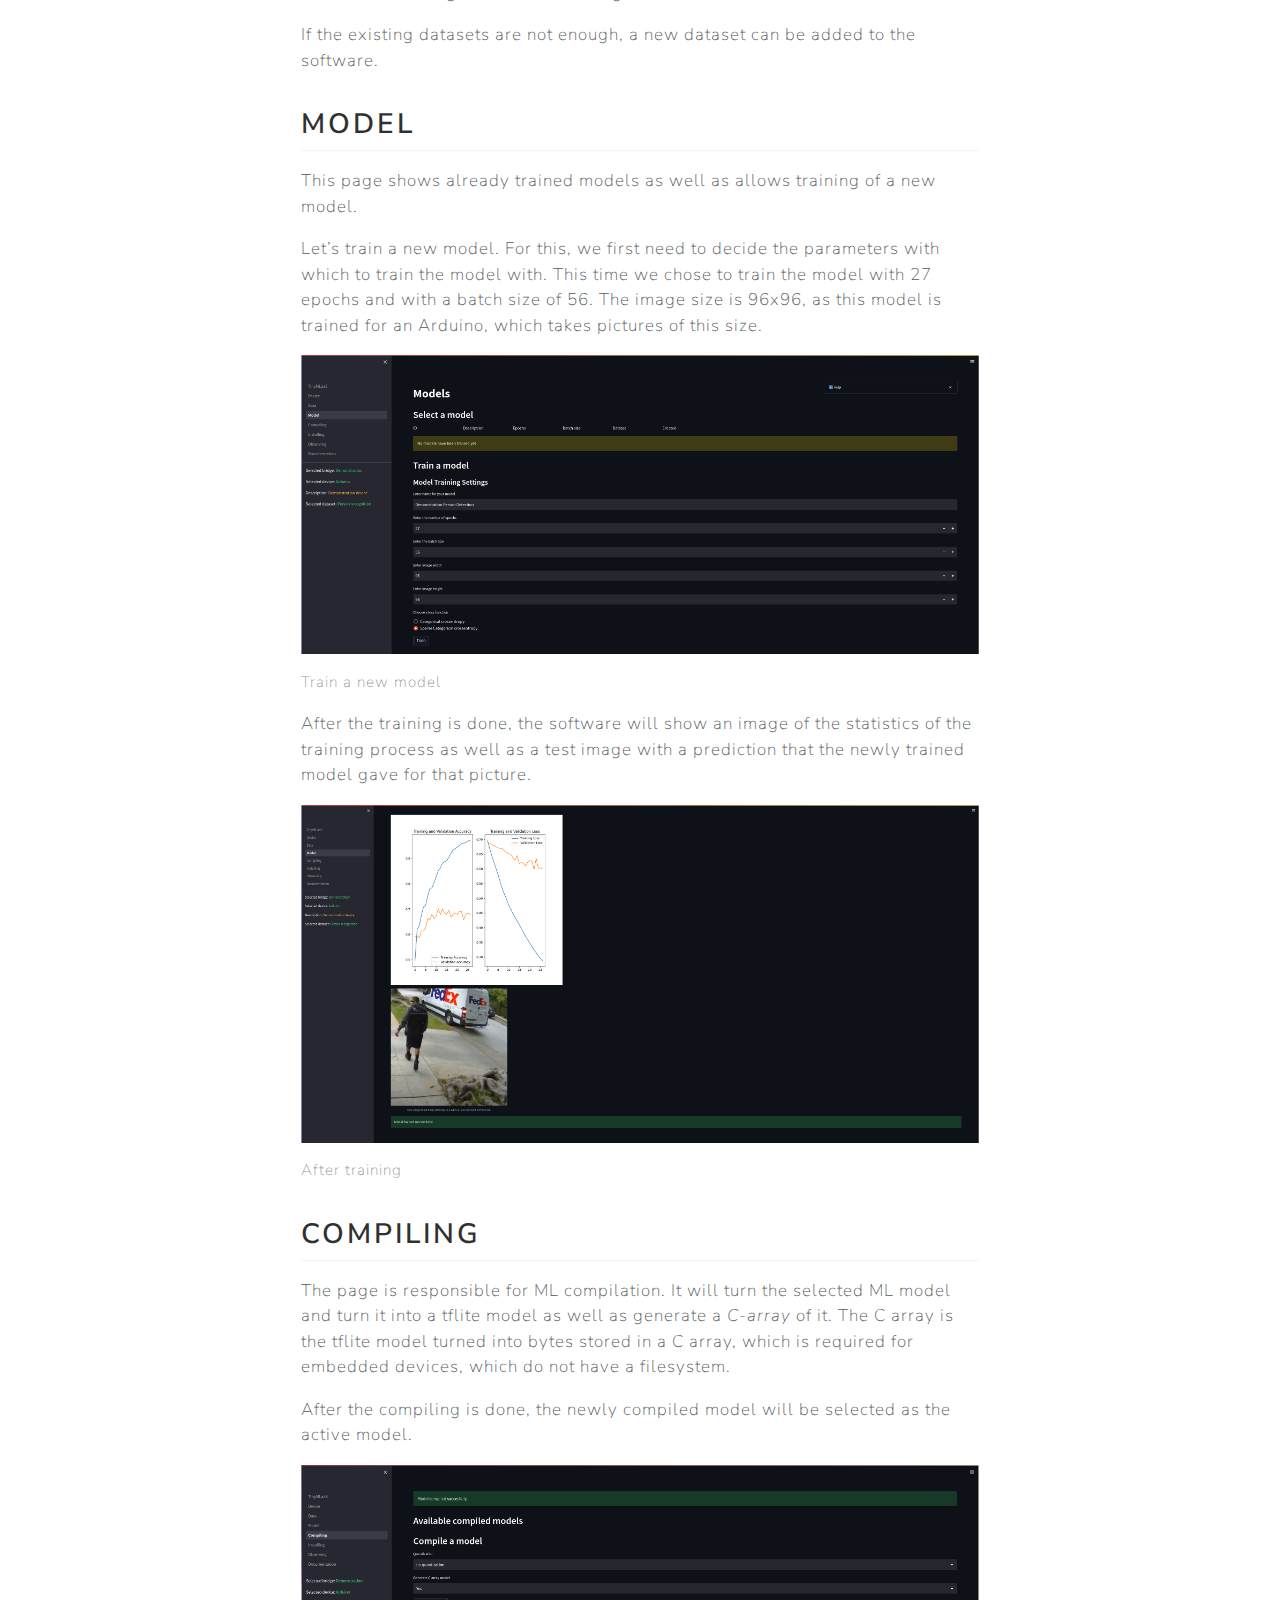
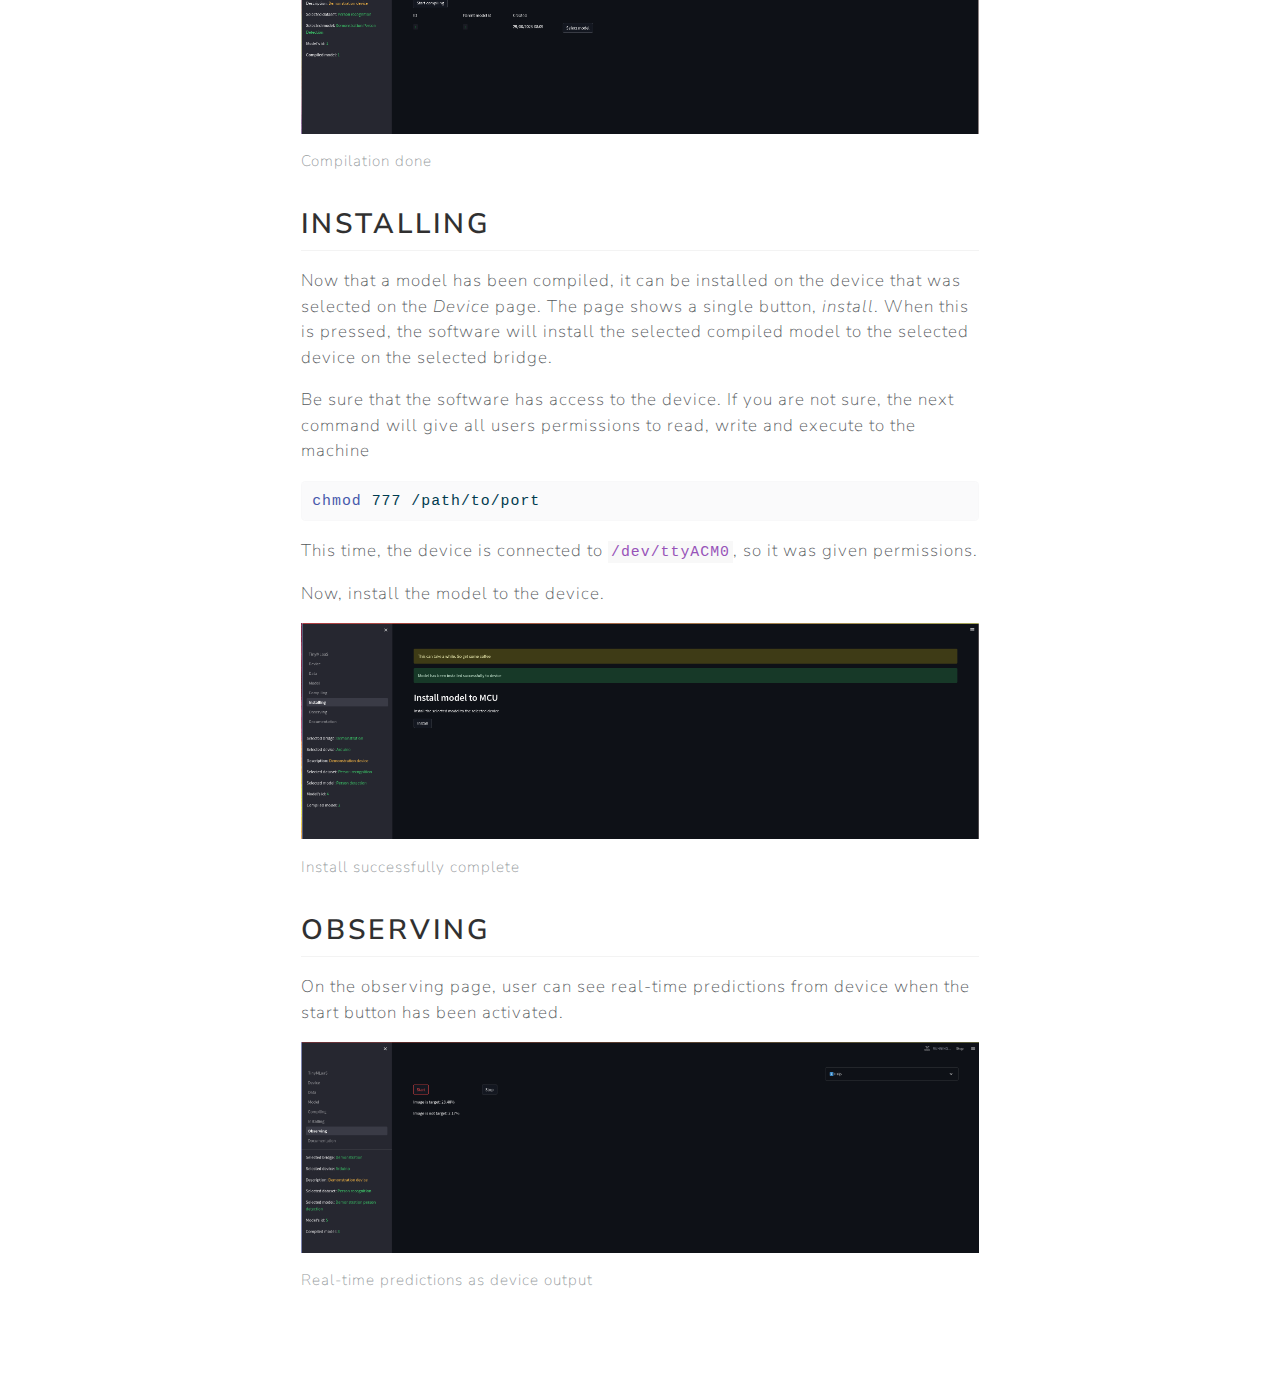
<file: Documentation/demonstration.html>
<!DOCTYPE html>
<html xmlns="http://www.w3.org/1999/xhtml" lang="en" xml:lang="en"><head>

<meta charset="utf-8">
<meta name="generator" content="quarto-1.3.433">

<meta name="viewport" content="width=device-width, initial-scale=1.0, user-scalable=yes">


<title>TinyMLaaS-main - Demonstratation of TinyMLaaS WebApp</title>
<style>
code{white-space: pre-wrap;}
span.smallcaps{font-variant: small-caps;}
div.columns{display: flex; gap: min(4vw, 1.5em);}
div.column{flex: auto; overflow-x: auto;}
div.hanging-indent{margin-left: 1.5em; text-indent: -1.5em;}
ul.task-list{list-style: none;}
ul.task-list li input[type="checkbox"] {
  width: 0.8em;
  margin: 0 0.8em 0.2em -1em; /* quarto-specific, see https://github.com/quarto-dev/quarto-cli/issues/4556 */ 
  vertical-align: middle;
}
/* CSS for syntax highlighting */
pre > code.sourceCode { white-space: pre; position: relative; }
pre > code.sourceCode > span { display: inline-block; line-height: 1.25; }
pre > code.sourceCode > span:empty { height: 1.2em; }
.sourceCode { overflow: visible; }
code.sourceCode > span { color: inherit; text-decoration: inherit; }
div.sourceCode { margin: 1em 0; }
pre.sourceCode { margin: 0; }
@media screen {
div.sourceCode { overflow: auto; }
}
@media print {
pre > code.sourceCode { white-space: pre-wrap; }
pre > code.sourceCode > span { text-indent: -5em; padding-left: 5em; }
}
pre.numberSource code
  { counter-reset: source-line 0; }
pre.numberSource code > span
  { position: relative; left: -4em; counter-increment: source-line; }
pre.numberSource code > span > a:first-child::before
  { content: counter(source-line);
    position: relative; left: -1em; text-align: right; vertical-align: baseline;
    border: none; display: inline-block;
    -webkit-touch-callout: none; -webkit-user-select: none;
    -khtml-user-select: none; -moz-user-select: none;
    -ms-user-select: none; user-select: none;
    padding: 0 4px; width: 4em;
  }
pre.numberSource { margin-left: 3em;  padding-left: 4px; }
div.sourceCode
  {   }
@media screen {
pre > code.sourceCode > span > a:first-child::before { text-decoration: underline; }
}
</style>


<script src="../site_libs/quarto-nav/quarto-nav.js"></script>
<script src="../site_libs/quarto-nav/headroom.min.js"></script>
<script src="../site_libs/clipboard/clipboard.min.js"></script>
<script src="../site_libs/quarto-search/autocomplete.umd.js"></script>
<script src="../site_libs/quarto-search/fuse.min.js"></script>
<script src="../site_libs/quarto-search/quarto-search.js"></script>
<meta name="quarto:offset" content="../">
<script src="../site_libs/quarto-html/quarto.js"></script>
<script src="../site_libs/quarto-html/popper.min.js"></script>
<script src="../site_libs/quarto-html/tippy.umd.min.js"></script>
<script src="../site_libs/quarto-html/anchor.min.js"></script>
<link href="../site_libs/quarto-html/tippy.css" rel="stylesheet">
<link href="../site_libs/quarto-html/quarto-syntax-highlighting.css" rel="stylesheet" id="quarto-text-highlighting-styles">
<script src="../site_libs/bootstrap/bootstrap.min.js"></script>
<link href="../site_libs/bootstrap/bootstrap-icons.css" rel="stylesheet">
<link href="../site_libs/bootstrap/bootstrap.min.css" rel="stylesheet" id="quarto-bootstrap" data-mode="light">
<script id="quarto-search-options" type="application/json">{
  "location": "navbar",
  "copy-button": false,
  "collapse-after": 3,
  "panel-placement": "end",
  "type": "overlay",
  "limit": 20,
  "language": {
    "search-no-results-text": "No results",
    "search-matching-documents-text": "matching documents",
    "search-copy-link-title": "Copy link to search",
    "search-hide-matches-text": "Hide additional matches",
    "search-more-match-text": "more match in this document",
    "search-more-matches-text": "more matches in this document",
    "search-clear-button-title": "Clear",
    "search-detached-cancel-button-title": "Cancel",
    "search-submit-button-title": "Submit",
    "search-label": "Search"
  }
}</script>


<link rel="stylesheet" href="../styles.css">
<meta property="og:title" content="TinyMLaaS-main - Demonstratation of TinyMLaaS WebApp">
<meta property="og:description" content="">
<meta property="og:image" content="https://JeHugawa.github.io/TinyMLaaS-main/Documentation/images/add_new_bridge.png">
<meta property="og:site-name" content="TinyMLaaS-main">
<meta property="og:image:height" content="932">
<meta property="og:image:width" content="2526">
<meta name="twitter:title" content="TinyMLaaS-main - Demonstratation of TinyMLaaS WebApp">
<meta name="twitter:description" content="">
<meta name="twitter:image" content="https://JeHugawa.github.io/TinyMLaaS-main/Documentation/images/add_new_bridge.png">
<meta name="twitter:image-height" content="932">
<meta name="twitter:image-width" content="2526">
<meta name="twitter:card" content="summary_large_image">
</head>

<body class="nav-sidebar floating nav-fixed">

<div id="quarto-search-results"></div>
  <header id="quarto-header" class="headroom fixed-top">
    <nav class="navbar navbar-expand-lg navbar-dark ">
      <div class="navbar-container container-fluid">
      <div class="navbar-brand-container">
    <a class="navbar-brand" href="../index.html">
    <span class="navbar-title">TinyMLaaS-main</span>
    </a>
  </div>
        <div class="quarto-navbar-tools ms-auto">
</div>
          <div id="quarto-search" class="" title="Search"></div>
      </div> <!-- /container-fluid -->
    </nav>
  <nav class="quarto-secondary-nav">
    <div class="container-fluid d-flex">
      <button type="button" class="quarto-btn-toggle btn" data-bs-toggle="collapse" data-bs-target="#quarto-sidebar,#quarto-sidebar-glass" aria-controls="quarto-sidebar" aria-expanded="false" aria-label="Toggle sidebar navigation" onclick="if (window.quartoToggleHeadroom) { window.quartoToggleHeadroom(); }">
        <i class="bi bi-layout-text-sidebar-reverse"></i>
      </button>
      <nav class="quarto-page-breadcrumbs" aria-label="breadcrumb"><ol class="breadcrumb"><li class="breadcrumb-item"><a href="../Documentation/architecture.html">Documentation</a></li><li class="breadcrumb-item"><a href="../Documentation/demonstration.html">Demonstratation of TinyMLaaS WebApp</a></li></ol></nav>
      <a class="flex-grow-1" role="button" data-bs-toggle="collapse" data-bs-target="#quarto-sidebar,#quarto-sidebar-glass" aria-controls="quarto-sidebar" aria-expanded="false" aria-label="Toggle sidebar navigation" onclick="if (window.quartoToggleHeadroom) { window.quartoToggleHeadroom(); }">      
      </a>
    </div>
  </nav>
</header>
<!-- content -->
<div id="quarto-content" class="quarto-container page-columns page-rows-contents page-layout-article page-navbar">
<!-- sidebar -->
  <nav id="quarto-sidebar" class="sidebar collapse collapse-horizontal sidebar-navigation floating overflow-auto">
    <div class="sidebar-menu-container"> 
    <ul class="list-unstyled mt-1">
        <li class="sidebar-item">
  <div class="sidebar-item-container"> 
  <a href="../index.html" class="sidebar-item-text sidebar-link">
 <span class="menu-text">TinyMLaaS-main</span></a>
  </div>
</li>
        <li class="sidebar-item sidebar-item-section">
      <div class="sidebar-item-container"> 
            <a class="sidebar-item-text sidebar-link text-start" data-bs-toggle="collapse" data-bs-target="#quarto-sidebar-section-1" aria-expanded="true">
 <span class="menu-text">Bridge</span></a>
          <a class="sidebar-item-toggle text-start" data-bs-toggle="collapse" data-bs-target="#quarto-sidebar-section-1" aria-expanded="true" aria-label="Toggle section">
            <i class="bi bi-chevron-right ms-2"></i>
          </a> 
      </div>
      <ul id="quarto-sidebar-section-1" class="collapse list-unstyled sidebar-section depth1 show">  
          <li class="sidebar-item">
  <div class="sidebar-item-container"> 
  <a href="../Bridge/installing.html" class="sidebar-item-text sidebar-link">
 <span class="menu-text">installing.html</span></a>
  </div>
</li>
          <li class="sidebar-item">
  <div class="sidebar-item-container"> 
  <a href="../Bridge/observing.html" class="sidebar-item-text sidebar-link">
 <span class="menu-text">observing.html</span></a>
  </div>
</li>
      </ul>
  </li>
        <li class="sidebar-item sidebar-item-section">
      <div class="sidebar-item-container"> 
            <a class="sidebar-item-text sidebar-link text-start" data-bs-toggle="collapse" data-bs-target="#quarto-sidebar-section-2" aria-expanded="true">
 <span class="menu-text">Documentation</span></a>
          <a class="sidebar-item-toggle text-start" data-bs-toggle="collapse" data-bs-target="#quarto-sidebar-section-2" aria-expanded="true" aria-label="Toggle section">
            <i class="bi bi-chevron-right ms-2"></i>
          </a> 
      </div>
      <ul id="quarto-sidebar-section-2" class="collapse list-unstyled sidebar-section depth1 show">  
          <li class="sidebar-item">
  <div class="sidebar-item-container"> 
  <a href="../Documentation/architecture.html" class="sidebar-item-text sidebar-link">
 <span class="menu-text">Architecture</span></a>
  </div>
</li>
          <li class="sidebar-item">
  <div class="sidebar-item-container"> 
  <a href="../Documentation/background.html" class="sidebar-item-text sidebar-link">
 <span class="menu-text">Background information and some literature sources</span></a>
  </div>
</li>
          <li class="sidebar-item">
  <div class="sidebar-item-container"> 
  <a href="../Documentation/demonstration.html" class="sidebar-item-text sidebar-link active">
 <span class="menu-text">Demonstratation of TinyMLaaS WebApp</span></a>
  </div>
</li>
          <li class="sidebar-item">
  <div class="sidebar-item-container"> 
  <a href="../Documentation/next_steps.html" class="sidebar-item-text sidebar-link">
 <span class="menu-text">Suggestions for further development</span></a>
  </div>
</li>
          <li class="sidebar-item">
  <div class="sidebar-item-container"> 
  <a href="../Documentation/software-project-summer-kick-off.html" class="sidebar-item-text sidebar-link">
 <span class="menu-text">Project starting point</span></a>
  </div>
</li>
          <li class="sidebar-item">
  <div class="sidebar-item-container"> 
  <a href="../Documentation/technologies.html" class="sidebar-item-text sidebar-link">
 <span class="menu-text">Technological choices</span></a>
  </div>
</li>
          <li class="sidebar-item">
  <div class="sidebar-item-container"> 
  <a href="../Documentation/use_cases.html" class="sidebar-item-text sidebar-link">
 <span class="menu-text">Use case scenarios</span></a>
  </div>
</li>
      </ul>
  </li>
        <li class="sidebar-item sidebar-item-section">
      <div class="sidebar-item-container"> 
            <a class="sidebar-item-text sidebar-link text-start" data-bs-toggle="collapse" data-bs-target="#quarto-sidebar-section-3" aria-expanded="true">
 <span class="menu-text">Tensorflow</span></a>
          <a class="sidebar-item-toggle text-start" data-bs-toggle="collapse" data-bs-target="#quarto-sidebar-section-3" aria-expanded="true" aria-label="Toggle section">
            <i class="bi bi-chevron-right ms-2"></i>
          </a> 
      </div>
      <ul id="quarto-sidebar-section-3" class="collapse list-unstyled sidebar-section depth1 show">  
          <li class="sidebar-item">
  <div class="sidebar-item-container"> 
  <a href="../Tensorflow/compiling.html" class="sidebar-item-text sidebar-link">
 <span class="menu-text">compiling.html</span></a>
  </div>
</li>
          <li class="sidebar-item">
  <div class="sidebar-item-container"> 
  <a href="../Tensorflow/training.html" class="sidebar-item-text sidebar-link">
 <span class="menu-text">training.html</span></a>
  </div>
</li>
      </ul>
  </li>
    </ul>
    </div>
</nav>
<div id="quarto-sidebar-glass" data-bs-toggle="collapse" data-bs-target="#quarto-sidebar,#quarto-sidebar-glass"></div>
<!-- margin-sidebar -->
    <div id="quarto-margin-sidebar" class="sidebar margin-sidebar">
        <nav id="TOC" role="doc-toc" class="toc-active">
    <h2 id="toc-title">On this page</h2>
   
  <ul>
  <li><a href="#device" id="toc-device" class="nav-link active" data-scroll-target="#device">Device</a></li>
  <li><a href="#data" id="toc-data" class="nav-link" data-scroll-target="#data">Data</a></li>
  <li><a href="#model" id="toc-model" class="nav-link" data-scroll-target="#model">Model</a></li>
  <li><a href="#compiling" id="toc-compiling" class="nav-link" data-scroll-target="#compiling">Compiling</a></li>
  <li><a href="#installing" id="toc-installing" class="nav-link" data-scroll-target="#installing">Installing</a></li>
  <li><a href="#observing" id="toc-observing" class="nav-link" data-scroll-target="#observing">Observing</a></li>
  </ul>
<div class="toc-actions"><div><i class="bi bi-github"></i></div><div class="action-links"><p><a href="https://github.com/JeHugawa/TinyMLaaS-main/issues/new" class="toc-action">Report an issue</a></p></div></div></nav>
    </div>
<!-- main -->
<main class="content" id="quarto-document-content">

<header id="title-block-header" class="quarto-title-block default">
<div class="quarto-title">
<h1 class="title">Demonstratation of TinyMLaaS WebApp</h1>
</div>



<div class="quarto-title-meta">

    
  
    
  </div>
  

</header>

<!-- WARNING: THIS FILE WAS AUTOGENERATED! DO NOT EDIT! -->
<p>This document will demonstrate the steps in TinyMLaaS app. Some pages have dependencies on other pages, so go through pages from top to bottom is recommended at the start.</p>
<p>In order to run TinyMLaaS end-to-end following components need to be run: - The Frontend - The Backend - The Relay</p>
<p>These can all easily be started with the help of docker using the <a href="https://github.com/TinyMLaas/TinyMLaaS/blob/main/docker-compose-with-bridge.yml">docker-compose-with-bridge.yml</a> file in the <a href="https://github.com/TinyMLaas/TinyMLaaS">Main repository</a>. The application can be started with</p>
<div class="sourceCode" id="cb1"><pre class="sourceCode bash code-with-copy"><code class="sourceCode bash"><span id="cb1-1"><a href="#cb1-1" aria-hidden="true" tabindex="-1"></a><span class="ex">docker</span> compose up <span class="at">-f</span> docker-compose-with-brdige.yml <span class="at">-d</span></span></code><button title="Copy to Clipboard" class="code-copy-button"><i class="bi"></i></button></pre></div>
<section id="device" class="level2">
<h2 class="anchored" data-anchor-id="device">Device</h2>
<p>In order to install a model to a embedded device, the briging device of the wanted device and the device need to be selected.</p>
<p>The first thing that should be done on the <em>Device</em> page is to either add a new bridge or selecting an existing bridge. Let’s add the bridge that was started by docker compose. To do that, add the name of the bridge docker container with the port 8080 as the bridges address. The bridge will also not use a HTTPS connection in this case.</p>
<div class="quarto-figure quarto-figure-center">
<figure class="figure">
<p><img src="images/add_new_bridge.png" class="img-fluid figure-img"></p>
<figcaption class="figure-caption">Add new bridge</figcaption>
</figure>
</div>
<p>After adding the bridge, select the wanted bridge by clicking the <em>Select bridge</em> button next to the wanted bridge</p>
<div class="quarto-figure quarto-figure-center">
<figure class="figure">
<p><img src="images/select_bridge.png" class="img-fluid figure-img"></p>
<figcaption class="figure-caption">Select the bridge</figcaption>
</figure>
</div>
<p>Selecting a device to which to install the trained machine learning model later on is required. If the wanted device has not been registered already, register it either manually or by selecting it from the list of devices connected to the bridge. Lets add a device connected to the bridge by pressing the <em>Register this device</em> button next to that device</p>
<div class="quarto-figure quarto-figure-center">
<figure class="figure">
<p><img src="images/show_connected_devices.png" class="img-fluid figure-img"></p>
<figcaption class="figure-caption">Register the new device</figcaption>
</figure>
</div>
<p>Add the missing information on the form and click <em>add</em></p>
<div class="quarto-figure quarto-figure-center">
<figure class="figure">
<p><img src="images/device_form.png" class="img-fluid figure-img"></p>
<figcaption class="figure-caption">Device form</figcaption>
</figure>
</div>
<p>The added device will automatically be selected as the active device.</p>
<div class="quarto-figure quarto-figure-center">
<figure class="figure">
<p><img src="images/device_selected.png" class="img-fluid figure-img"></p>
<figcaption class="figure-caption">Selected device</figcaption>
</figure>
</div>
</section>
<section id="data" class="level2">
<h2 class="anchored" data-anchor-id="data">Data</h2>
<p>In order to train a model, a dataset with which to train the model needs to be selected.</p>
<div class="quarto-figure quarto-figure-center">
<figure class="figure">
<p><img src="images/select_dataset.png" class="img-fluid figure-img"></p>
<figcaption class="figure-caption">Dataset selection complete</figcaption>
</figure>
</div>
<p>User can add images from local storage to selected dataset.</p>
<p>If the existing datasets are not enough, a new dataset can be added to the software.</p>
</section>
<section id="model" class="level2">
<h2 class="anchored" data-anchor-id="model">Model</h2>
<p>This page shows already trained models as well as allows training of a new model.</p>
<p>Let’s train a new model. For this, we first need to decide the parameters with which to train the model with. This time we chose to train the model with 27 epochs and with a batch size of 56. The image size is 96x96, as this model is trained for an Arduino, which takes pictures of this size.</p>
<div class="quarto-figure quarto-figure-center">
<figure class="figure">
<p><img src="images/train_new_model.png" class="img-fluid figure-img"></p>
<figcaption class="figure-caption">Train a new model</figcaption>
</figure>
</div>
<p>After the training is done, the software will show an image of the statistics of the training process as well as a test image with a prediction that the newly trained model gave for that picture.</p>
<div class="quarto-figure quarto-figure-center">
<figure class="figure">
<p><img src="images/after_training.png" class="img-fluid figure-img"></p>
<figcaption class="figure-caption">After training</figcaption>
</figure>
</div>
</section>
<section id="compiling" class="level2">
<h2 class="anchored" data-anchor-id="compiling">Compiling</h2>
<p>The page is responsible for ML compilation. It will turn the selected ML model and turn it into a tflite model as well as generate a <em>C-array</em> of it. The C array is the tflite model turned into bytes stored in a C array, which is required for embedded devices, which do not have a filesystem.</p>
<p>After the compiling is done, the newly compiled model will be selected as the active model.</p>
<div class="quarto-figure quarto-figure-center">
<figure class="figure">
<p><img src="images/compilation.png" class="img-fluid figure-img"></p>
<figcaption class="figure-caption">Compilation done</figcaption>
</figure>
</div>
</section>
<section id="installing" class="level2">
<h2 class="anchored" data-anchor-id="installing">Installing</h2>
<p>Now that a model has been compiled, it can be installed on the device that was selected on the <em>Device</em> page. The page shows a single button, <em>install</em>. When this is pressed, the software will install the selected compiled model to the selected device on the selected bridge.</p>
<p>Be sure that the software has access to the device. If you are not sure, the next command will give all users permissions to read, write and execute to the machine</p>
<div class="sourceCode" id="cb2"><pre class="sourceCode bash code-with-copy"><code class="sourceCode bash"><span id="cb2-1"><a href="#cb2-1" aria-hidden="true" tabindex="-1"></a><span class="fu">chmod</span> 777 /path/to/port</span></code><button title="Copy to Clipboard" class="code-copy-button"><i class="bi"></i></button></pre></div>
<p>This time, the device is connected to <code>/dev/ttyACM0</code>, so it was given permissions.</p>
<p>Now, install the model to the device.</p>
<div class="quarto-figure quarto-figure-center">
<figure class="figure">
<p><img src="images/install.png" class="img-fluid figure-img"></p>
<figcaption class="figure-caption">Install successfully complete</figcaption>
</figure>
</div>
</section>
<section id="observing" class="level2">
<h2 class="anchored" data-anchor-id="observing">Observing</h2>
<p>On the observing page, user can see real-time predictions from device when the start button has been activated.</p>
<div class="quarto-figure quarto-figure-center">
<figure class="figure">
<p><img src="images/observation.png" class="img-fluid figure-img"></p>
<figcaption class="figure-caption">Real-time predictions as device output</figcaption>
</figure>
</div>


</section>

</main> <!-- /main -->
<script id="quarto-html-after-body" type="application/javascript">
window.document.addEventListener("DOMContentLoaded", function (event) {
  const toggleBodyColorMode = (bsSheetEl) => {
    const mode = bsSheetEl.getAttribute("data-mode");
    const bodyEl = window.document.querySelector("body");
    if (mode === "dark") {
      bodyEl.classList.add("quarto-dark");
      bodyEl.classList.remove("quarto-light");
    } else {
      bodyEl.classList.add("quarto-light");
      bodyEl.classList.remove("quarto-dark");
    }
  }
  const toggleBodyColorPrimary = () => {
    const bsSheetEl = window.document.querySelector("link#quarto-bootstrap");
    if (bsSheetEl) {
      toggleBodyColorMode(bsSheetEl);
    }
  }
  toggleBodyColorPrimary();  
  const icon = "";
  const anchorJS = new window.AnchorJS();
  anchorJS.options = {
    placement: 'right',
    icon: icon
  };
  anchorJS.add('.anchored');
  const isCodeAnnotation = (el) => {
    for (const clz of el.classList) {
      if (clz.startsWith('code-annotation-')) {                     
        return true;
      }
    }
    return false;
  }
  const clipboard = new window.ClipboardJS('.code-copy-button', {
    text: function(trigger) {
      const codeEl = trigger.previousElementSibling.cloneNode(true);
      for (const childEl of codeEl.children) {
        if (isCodeAnnotation(childEl)) {
          childEl.remove();
        }
      }
      return codeEl.innerText;
    }
  });
  clipboard.on('success', function(e) {
    // button target
    const button = e.trigger;
    // don't keep focus
    button.blur();
    // flash "checked"
    button.classList.add('code-copy-button-checked');
    var currentTitle = button.getAttribute("title");
    button.setAttribute("title", "Copied!");
    let tooltip;
    if (window.bootstrap) {
      button.setAttribute("data-bs-toggle", "tooltip");
      button.setAttribute("data-bs-placement", "left");
      button.setAttribute("data-bs-title", "Copied!");
      tooltip = new bootstrap.Tooltip(button, 
        { trigger: "manual", 
          customClass: "code-copy-button-tooltip",
          offset: [0, -8]});
      tooltip.show();    
    }
    setTimeout(function() {
      if (tooltip) {
        tooltip.hide();
        button.removeAttribute("data-bs-title");
        button.removeAttribute("data-bs-toggle");
        button.removeAttribute("data-bs-placement");
      }
      button.setAttribute("title", currentTitle);
      button.classList.remove('code-copy-button-checked');
    }, 1000);
    // clear code selection
    e.clearSelection();
  });
  function tippyHover(el, contentFn) {
    const config = {
      allowHTML: true,
      content: contentFn,
      maxWidth: 500,
      delay: 100,
      arrow: false,
      appendTo: function(el) {
          return el.parentElement;
      },
      interactive: true,
      interactiveBorder: 10,
      theme: 'quarto',
      placement: 'bottom-start'
    };
    window.tippy(el, config); 
  }
  const noterefs = window.document.querySelectorAll('a[role="doc-noteref"]');
  for (var i=0; i<noterefs.length; i++) {
    const ref = noterefs[i];
    tippyHover(ref, function() {
      // use id or data attribute instead here
      let href = ref.getAttribute('data-footnote-href') || ref.getAttribute('href');
      try { href = new URL(href).hash; } catch {}
      const id = href.replace(/^#\/?/, "");
      const note = window.document.getElementById(id);
      return note.innerHTML;
    });
  }
      let selectedAnnoteEl;
      const selectorForAnnotation = ( cell, annotation) => {
        let cellAttr = 'data-code-cell="' + cell + '"';
        let lineAttr = 'data-code-annotation="' +  annotation + '"';
        const selector = 'span[' + cellAttr + '][' + lineAttr + ']';
        return selector;
      }
      const selectCodeLines = (annoteEl) => {
        const doc = window.document;
        const targetCell = annoteEl.getAttribute("data-target-cell");
        const targetAnnotation = annoteEl.getAttribute("data-target-annotation");
        const annoteSpan = window.document.querySelector(selectorForAnnotation(targetCell, targetAnnotation));
        const lines = annoteSpan.getAttribute("data-code-lines").split(",");
        const lineIds = lines.map((line) => {
          return targetCell + "-" + line;
        })
        let top = null;
        let height = null;
        let parent = null;
        if (lineIds.length > 0) {
            //compute the position of the single el (top and bottom and make a div)
            const el = window.document.getElementById(lineIds[0]);
            top = el.offsetTop;
            height = el.offsetHeight;
            parent = el.parentElement.parentElement;
          if (lineIds.length > 1) {
            const lastEl = window.document.getElementById(lineIds[lineIds.length - 1]);
            const bottom = lastEl.offsetTop + lastEl.offsetHeight;
            height = bottom - top;
          }
          if (top !== null && height !== null && parent !== null) {
            // cook up a div (if necessary) and position it 
            let div = window.document.getElementById("code-annotation-line-highlight");
            if (div === null) {
              div = window.document.createElement("div");
              div.setAttribute("id", "code-annotation-line-highlight");
              div.style.position = 'absolute';
              parent.appendChild(div);
            }
            div.style.top = top - 2 + "px";
            div.style.height = height + 4 + "px";
            let gutterDiv = window.document.getElementById("code-annotation-line-highlight-gutter");
            if (gutterDiv === null) {
              gutterDiv = window.document.createElement("div");
              gutterDiv.setAttribute("id", "code-annotation-line-highlight-gutter");
              gutterDiv.style.position = 'absolute';
              const codeCell = window.document.getElementById(targetCell);
              const gutter = codeCell.querySelector('.code-annotation-gutter');
              gutter.appendChild(gutterDiv);
            }
            gutterDiv.style.top = top - 2 + "px";
            gutterDiv.style.height = height + 4 + "px";
          }
          selectedAnnoteEl = annoteEl;
        }
      };
      const unselectCodeLines = () => {
        const elementsIds = ["code-annotation-line-highlight", "code-annotation-line-highlight-gutter"];
        elementsIds.forEach((elId) => {
          const div = window.document.getElementById(elId);
          if (div) {
            div.remove();
          }
        });
        selectedAnnoteEl = undefined;
      };
      // Attach click handler to the DT
      const annoteDls = window.document.querySelectorAll('dt[data-target-cell]');
      for (const annoteDlNode of annoteDls) {
        annoteDlNode.addEventListener('click', (event) => {
          const clickedEl = event.target;
          if (clickedEl !== selectedAnnoteEl) {
            unselectCodeLines();
            const activeEl = window.document.querySelector('dt[data-target-cell].code-annotation-active');
            if (activeEl) {
              activeEl.classList.remove('code-annotation-active');
            }
            selectCodeLines(clickedEl);
            clickedEl.classList.add('code-annotation-active');
          } else {
            // Unselect the line
            unselectCodeLines();
            clickedEl.classList.remove('code-annotation-active');
          }
        });
      }
  const findCites = (el) => {
    const parentEl = el.parentElement;
    if (parentEl) {
      const cites = parentEl.dataset.cites;
      if (cites) {
        return {
          el,
          cites: cites.split(' ')
        };
      } else {
        return findCites(el.parentElement)
      }
    } else {
      return undefined;
    }
  };
  var bibliorefs = window.document.querySelectorAll('a[role="doc-biblioref"]');
  for (var i=0; i<bibliorefs.length; i++) {
    const ref = bibliorefs[i];
    const citeInfo = findCites(ref);
    if (citeInfo) {
      tippyHover(citeInfo.el, function() {
        var popup = window.document.createElement('div');
        citeInfo.cites.forEach(function(cite) {
          var citeDiv = window.document.createElement('div');
          citeDiv.classList.add('hanging-indent');
          citeDiv.classList.add('csl-entry');
          var biblioDiv = window.document.getElementById('ref-' + cite);
          if (biblioDiv) {
            citeDiv.innerHTML = biblioDiv.innerHTML;
          }
          popup.appendChild(citeDiv);
        });
        return popup.innerHTML;
      });
    }
  }
});
</script>
</div> <!-- /content -->



</body></html>
</file>
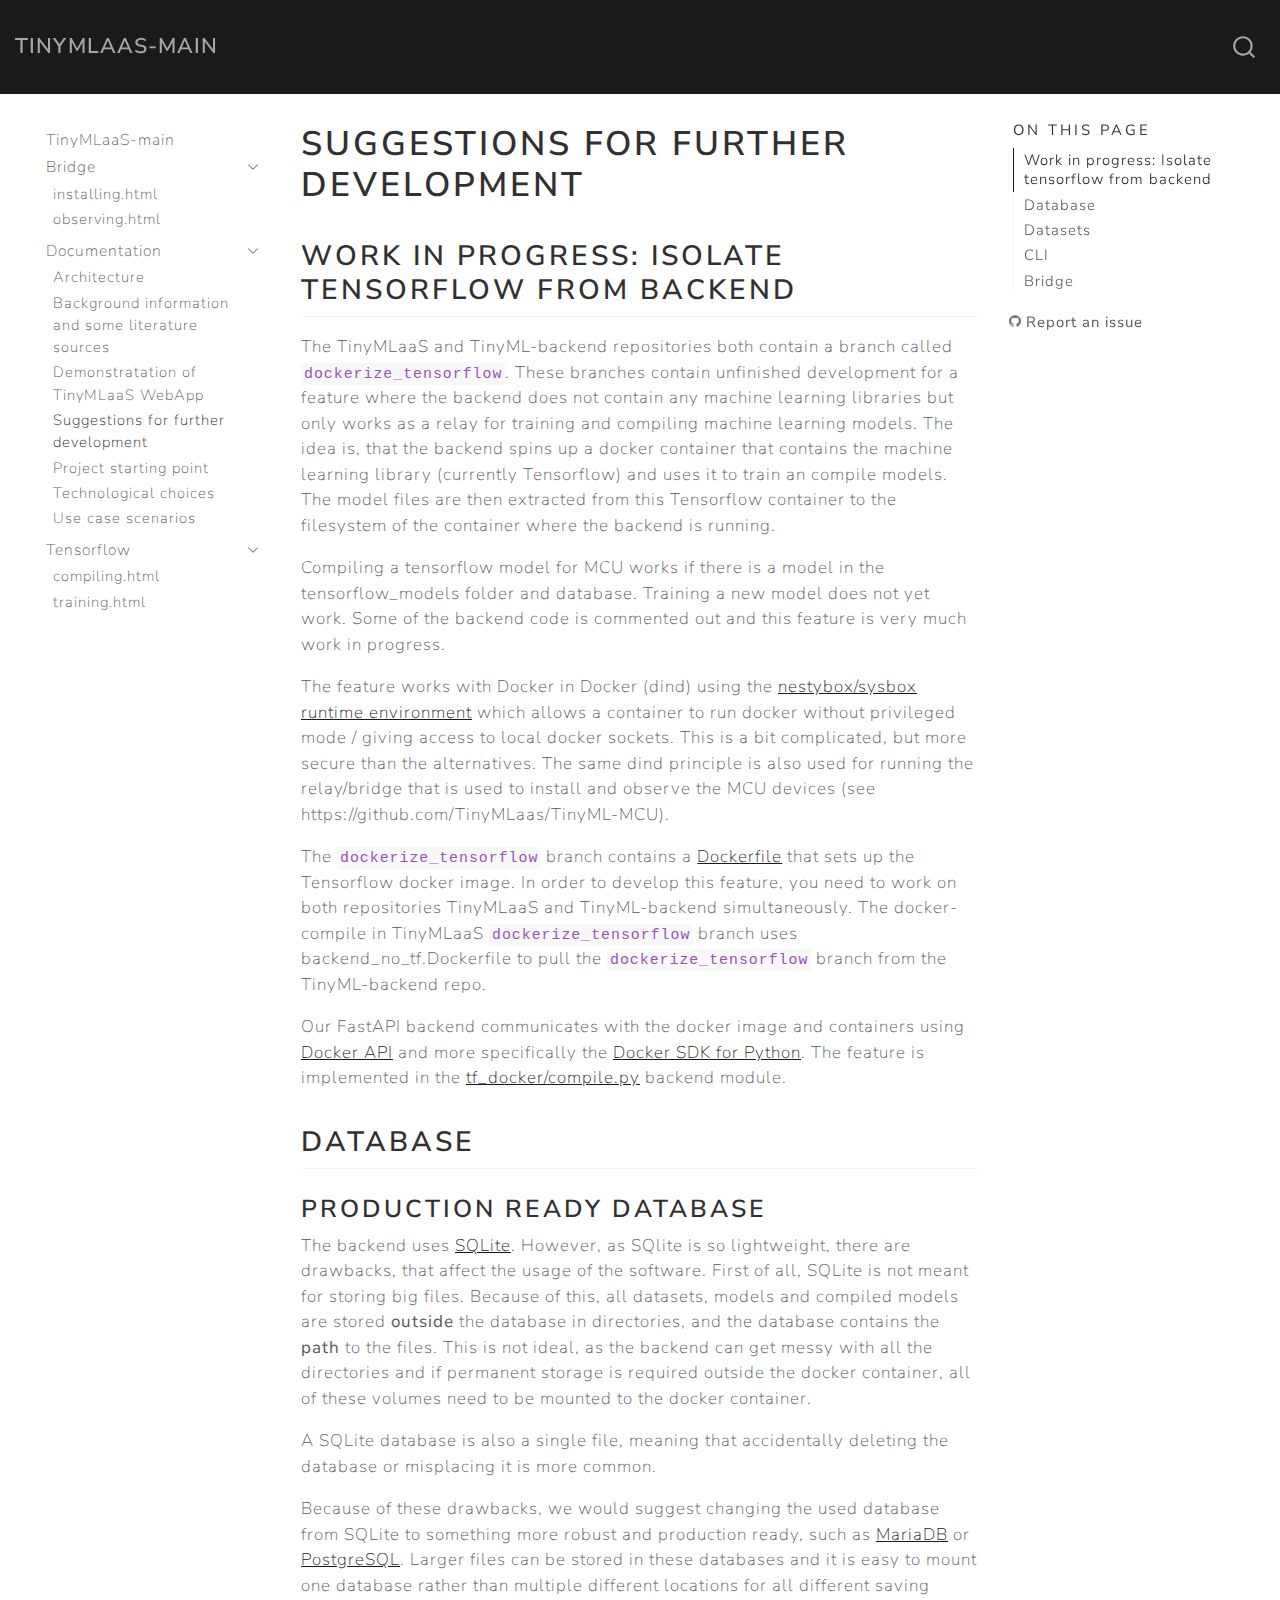
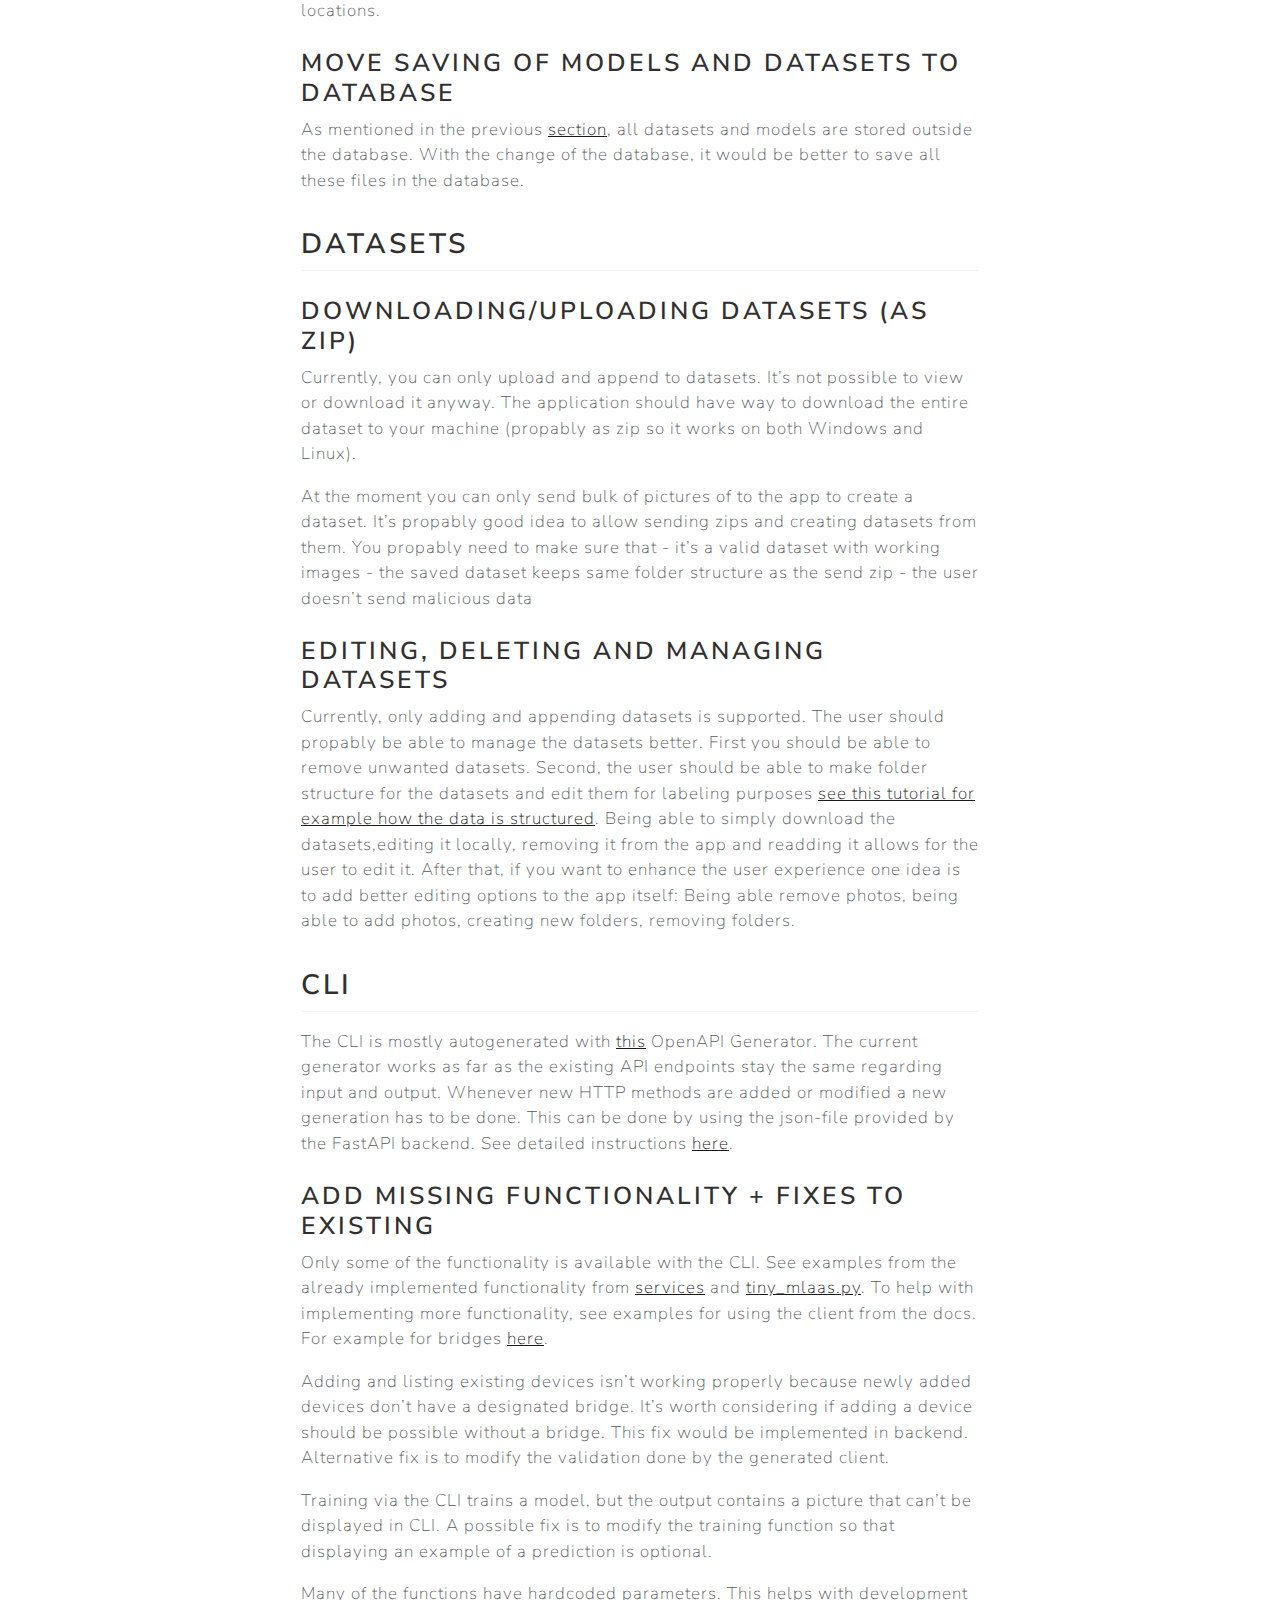
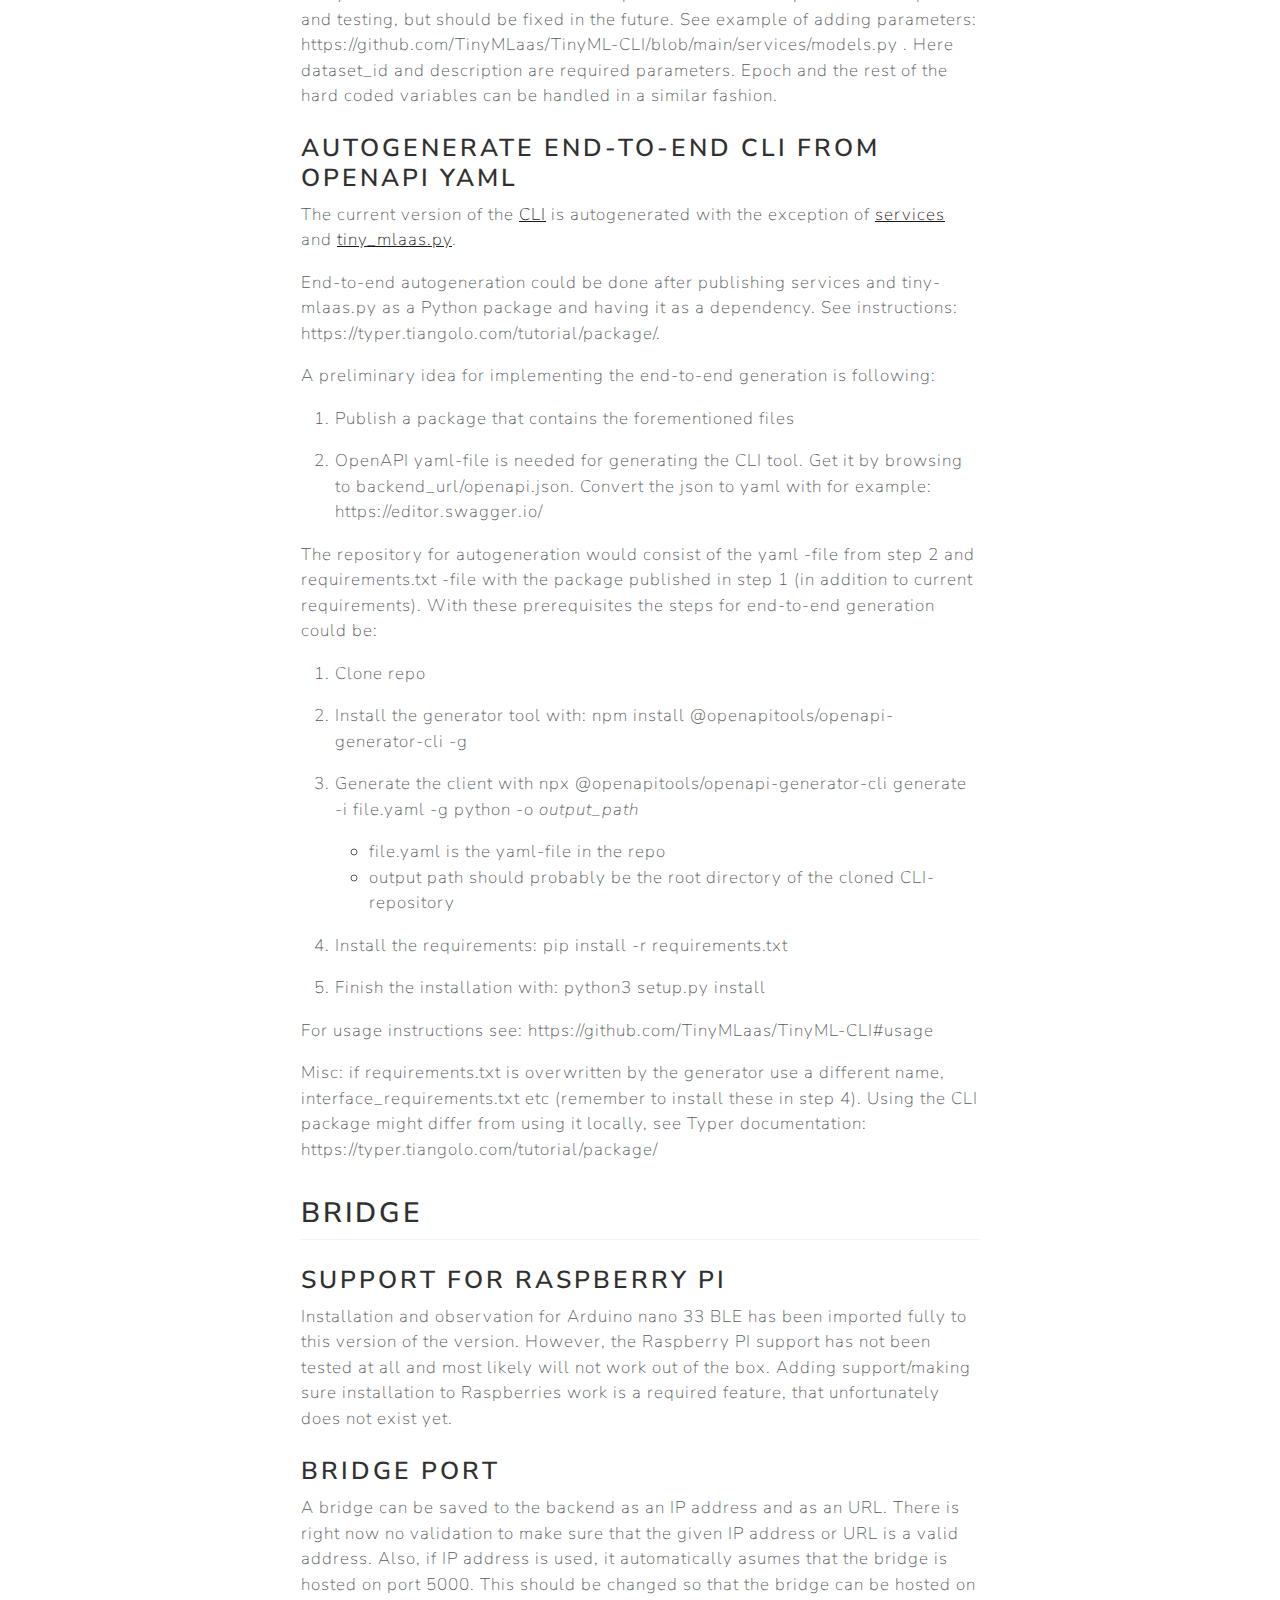
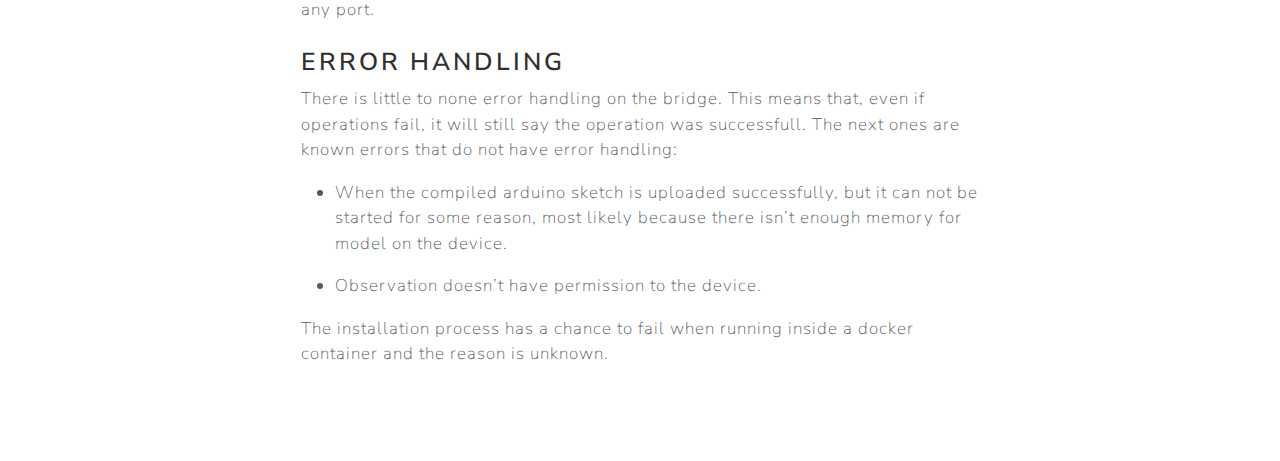
<file: Documentation/next_steps.html>
<!DOCTYPE html>
<html xmlns="http://www.w3.org/1999/xhtml" lang="en" xml:lang="en"><head>

<meta charset="utf-8">
<meta name="generator" content="quarto-1.3.433">

<meta name="viewport" content="width=device-width, initial-scale=1.0, user-scalable=yes">


<title>TinyMLaaS-main - Suggestions for further development</title>
<style>
code{white-space: pre-wrap;}
span.smallcaps{font-variant: small-caps;}
div.columns{display: flex; gap: min(4vw, 1.5em);}
div.column{flex: auto; overflow-x: auto;}
div.hanging-indent{margin-left: 1.5em; text-indent: -1.5em;}
ul.task-list{list-style: none;}
ul.task-list li input[type="checkbox"] {
  width: 0.8em;
  margin: 0 0.8em 0.2em -1em; /* quarto-specific, see https://github.com/quarto-dev/quarto-cli/issues/4556 */ 
  vertical-align: middle;
}
</style>


<script src="../site_libs/quarto-nav/quarto-nav.js"></script>
<script src="../site_libs/quarto-nav/headroom.min.js"></script>
<script src="../site_libs/clipboard/clipboard.min.js"></script>
<script src="../site_libs/quarto-search/autocomplete.umd.js"></script>
<script src="../site_libs/quarto-search/fuse.min.js"></script>
<script src="../site_libs/quarto-search/quarto-search.js"></script>
<meta name="quarto:offset" content="../">
<script src="../site_libs/quarto-html/quarto.js"></script>
<script src="../site_libs/quarto-html/popper.min.js"></script>
<script src="../site_libs/quarto-html/tippy.umd.min.js"></script>
<script src="../site_libs/quarto-html/anchor.min.js"></script>
<link href="../site_libs/quarto-html/tippy.css" rel="stylesheet">
<link href="../site_libs/quarto-html/quarto-syntax-highlighting.css" rel="stylesheet" id="quarto-text-highlighting-styles">
<script src="../site_libs/bootstrap/bootstrap.min.js"></script>
<link href="../site_libs/bootstrap/bootstrap-icons.css" rel="stylesheet">
<link href="../site_libs/bootstrap/bootstrap.min.css" rel="stylesheet" id="quarto-bootstrap" data-mode="light">
<script id="quarto-search-options" type="application/json">{
  "location": "navbar",
  "copy-button": false,
  "collapse-after": 3,
  "panel-placement": "end",
  "type": "overlay",
  "limit": 20,
  "language": {
    "search-no-results-text": "No results",
    "search-matching-documents-text": "matching documents",
    "search-copy-link-title": "Copy link to search",
    "search-hide-matches-text": "Hide additional matches",
    "search-more-match-text": "more match in this document",
    "search-more-matches-text": "more matches in this document",
    "search-clear-button-title": "Clear",
    "search-detached-cancel-button-title": "Cancel",
    "search-submit-button-title": "Submit",
    "search-label": "Search"
  }
}</script>


<link rel="stylesheet" href="../styles.css">
<meta property="og:title" content="TinyMLaaS-main - Suggestions for further development">
<meta property="og:description" content="">
<meta property="og:site-name" content="TinyMLaaS-main">
<meta name="twitter:title" content="TinyMLaaS-main - Suggestions for further development">
<meta name="twitter:description" content="">
<meta name="twitter:card" content="summary">
</head>

<body class="nav-sidebar floating nav-fixed">

<div id="quarto-search-results"></div>
  <header id="quarto-header" class="headroom fixed-top">
    <nav class="navbar navbar-expand-lg navbar-dark ">
      <div class="navbar-container container-fluid">
      <div class="navbar-brand-container">
    <a class="navbar-brand" href="../index.html">
    <span class="navbar-title">TinyMLaaS-main</span>
    </a>
  </div>
        <div class="quarto-navbar-tools ms-auto">
</div>
          <div id="quarto-search" class="" title="Search"></div>
      </div> <!-- /container-fluid -->
    </nav>
  <nav class="quarto-secondary-nav">
    <div class="container-fluid d-flex">
      <button type="button" class="quarto-btn-toggle btn" data-bs-toggle="collapse" data-bs-target="#quarto-sidebar,#quarto-sidebar-glass" aria-controls="quarto-sidebar" aria-expanded="false" aria-label="Toggle sidebar navigation" onclick="if (window.quartoToggleHeadroom) { window.quartoToggleHeadroom(); }">
        <i class="bi bi-layout-text-sidebar-reverse"></i>
      </button>
      <nav class="quarto-page-breadcrumbs" aria-label="breadcrumb"><ol class="breadcrumb"><li class="breadcrumb-item"><a href="../Documentation/architecture.html">Documentation</a></li><li class="breadcrumb-item"><a href="../Documentation/next_steps.html">Suggestions for further development</a></li></ol></nav>
      <a class="flex-grow-1" role="button" data-bs-toggle="collapse" data-bs-target="#quarto-sidebar,#quarto-sidebar-glass" aria-controls="quarto-sidebar" aria-expanded="false" aria-label="Toggle sidebar navigation" onclick="if (window.quartoToggleHeadroom) { window.quartoToggleHeadroom(); }">      
      </a>
    </div>
  </nav>
</header>
<!-- content -->
<div id="quarto-content" class="quarto-container page-columns page-rows-contents page-layout-article page-navbar">
<!-- sidebar -->
  <nav id="quarto-sidebar" class="sidebar collapse collapse-horizontal sidebar-navigation floating overflow-auto">
    <div class="sidebar-menu-container"> 
    <ul class="list-unstyled mt-1">
        <li class="sidebar-item">
  <div class="sidebar-item-container"> 
  <a href="../index.html" class="sidebar-item-text sidebar-link">
 <span class="menu-text">TinyMLaaS-main</span></a>
  </div>
</li>
        <li class="sidebar-item sidebar-item-section">
      <div class="sidebar-item-container"> 
            <a class="sidebar-item-text sidebar-link text-start" data-bs-toggle="collapse" data-bs-target="#quarto-sidebar-section-1" aria-expanded="true">
 <span class="menu-text">Bridge</span></a>
          <a class="sidebar-item-toggle text-start" data-bs-toggle="collapse" data-bs-target="#quarto-sidebar-section-1" aria-expanded="true" aria-label="Toggle section">
            <i class="bi bi-chevron-right ms-2"></i>
          </a> 
      </div>
      <ul id="quarto-sidebar-section-1" class="collapse list-unstyled sidebar-section depth1 show">  
          <li class="sidebar-item">
  <div class="sidebar-item-container"> 
  <a href="../Bridge/installing.html" class="sidebar-item-text sidebar-link">
 <span class="menu-text">installing.html</span></a>
  </div>
</li>
          <li class="sidebar-item">
  <div class="sidebar-item-container"> 
  <a href="../Bridge/observing.html" class="sidebar-item-text sidebar-link">
 <span class="menu-text">observing.html</span></a>
  </div>
</li>
      </ul>
  </li>
        <li class="sidebar-item sidebar-item-section">
      <div class="sidebar-item-container"> 
            <a class="sidebar-item-text sidebar-link text-start" data-bs-toggle="collapse" data-bs-target="#quarto-sidebar-section-2" aria-expanded="true">
 <span class="menu-text">Documentation</span></a>
          <a class="sidebar-item-toggle text-start" data-bs-toggle="collapse" data-bs-target="#quarto-sidebar-section-2" aria-expanded="true" aria-label="Toggle section">
            <i class="bi bi-chevron-right ms-2"></i>
          </a> 
      </div>
      <ul id="quarto-sidebar-section-2" class="collapse list-unstyled sidebar-section depth1 show">  
          <li class="sidebar-item">
  <div class="sidebar-item-container"> 
  <a href="../Documentation/architecture.html" class="sidebar-item-text sidebar-link">
 <span class="menu-text">Architecture</span></a>
  </div>
</li>
          <li class="sidebar-item">
  <div class="sidebar-item-container"> 
  <a href="../Documentation/background.html" class="sidebar-item-text sidebar-link">
 <span class="menu-text">Background information and some literature sources</span></a>
  </div>
</li>
          <li class="sidebar-item">
  <div class="sidebar-item-container"> 
  <a href="../Documentation/demonstration.html" class="sidebar-item-text sidebar-link">
 <span class="menu-text">Demonstratation of TinyMLaaS WebApp</span></a>
  </div>
</li>
          <li class="sidebar-item">
  <div class="sidebar-item-container"> 
  <a href="../Documentation/next_steps.html" class="sidebar-item-text sidebar-link active">
 <span class="menu-text">Suggestions for further development</span></a>
  </div>
</li>
          <li class="sidebar-item">
  <div class="sidebar-item-container"> 
  <a href="../Documentation/software-project-summer-kick-off.html" class="sidebar-item-text sidebar-link">
 <span class="menu-text">Project starting point</span></a>
  </div>
</li>
          <li class="sidebar-item">
  <div class="sidebar-item-container"> 
  <a href="../Documentation/technologies.html" class="sidebar-item-text sidebar-link">
 <span class="menu-text">Technological choices</span></a>
  </div>
</li>
          <li class="sidebar-item">
  <div class="sidebar-item-container"> 
  <a href="../Documentation/use_cases.html" class="sidebar-item-text sidebar-link">
 <span class="menu-text">Use case scenarios</span></a>
  </div>
</li>
      </ul>
  </li>
        <li class="sidebar-item sidebar-item-section">
      <div class="sidebar-item-container"> 
            <a class="sidebar-item-text sidebar-link text-start" data-bs-toggle="collapse" data-bs-target="#quarto-sidebar-section-3" aria-expanded="true">
 <span class="menu-text">Tensorflow</span></a>
          <a class="sidebar-item-toggle text-start" data-bs-toggle="collapse" data-bs-target="#quarto-sidebar-section-3" aria-expanded="true" aria-label="Toggle section">
            <i class="bi bi-chevron-right ms-2"></i>
          </a> 
      </div>
      <ul id="quarto-sidebar-section-3" class="collapse list-unstyled sidebar-section depth1 show">  
          <li class="sidebar-item">
  <div class="sidebar-item-container"> 
  <a href="../Tensorflow/compiling.html" class="sidebar-item-text sidebar-link">
 <span class="menu-text">compiling.html</span></a>
  </div>
</li>
          <li class="sidebar-item">
  <div class="sidebar-item-container"> 
  <a href="../Tensorflow/training.html" class="sidebar-item-text sidebar-link">
 <span class="menu-text">training.html</span></a>
  </div>
</li>
      </ul>
  </li>
    </ul>
    </div>
</nav>
<div id="quarto-sidebar-glass" data-bs-toggle="collapse" data-bs-target="#quarto-sidebar,#quarto-sidebar-glass"></div>
<!-- margin-sidebar -->
    <div id="quarto-margin-sidebar" class="sidebar margin-sidebar">
        <nav id="TOC" role="doc-toc" class="toc-active">
    <h2 id="toc-title">On this page</h2>
   
  <ul>
  <li><a href="#work-in-progress-isolate-tensorflow-from-backend" id="toc-work-in-progress-isolate-tensorflow-from-backend" class="nav-link active" data-scroll-target="#work-in-progress-isolate-tensorflow-from-backend">Work in progress: Isolate tensorflow from backend</a></li>
  <li><a href="#database" id="toc-database" class="nav-link" data-scroll-target="#database">Database</a>
  <ul class="collapse">
  <li><a href="#production-ready-database" id="toc-production-ready-database" class="nav-link" data-scroll-target="#production-ready-database">Production ready database</a></li>
  <li><a href="#move-saving-of-models-and-datasets-to-database" id="toc-move-saving-of-models-and-datasets-to-database" class="nav-link" data-scroll-target="#move-saving-of-models-and-datasets-to-database">Move saving of models and datasets to database</a></li>
  </ul></li>
  <li><a href="#datasets" id="toc-datasets" class="nav-link" data-scroll-target="#datasets">Datasets</a>
  <ul class="collapse">
  <li><a href="#downloadinguploading-datasets-as-zip" id="toc-downloadinguploading-datasets-as-zip" class="nav-link" data-scroll-target="#downloadinguploading-datasets-as-zip">Downloading/uploading datasets (as zip)</a></li>
  <li><a href="#editing-deleting-and-managing-datasets" id="toc-editing-deleting-and-managing-datasets" class="nav-link" data-scroll-target="#editing-deleting-and-managing-datasets">Editing, deleting and managing datasets</a></li>
  </ul></li>
  <li><a href="#cli" id="toc-cli" class="nav-link" data-scroll-target="#cli">CLI</a>
  <ul class="collapse">
  <li><a href="#add-missing-functionality-fixes-to-existing" id="toc-add-missing-functionality-fixes-to-existing" class="nav-link" data-scroll-target="#add-missing-functionality-fixes-to-existing">Add missing functionality + fixes to existing</a></li>
  <li><a href="#autogenerate-end-to-end-cli-from-openapi-yaml" id="toc-autogenerate-end-to-end-cli-from-openapi-yaml" class="nav-link" data-scroll-target="#autogenerate-end-to-end-cli-from-openapi-yaml">Autogenerate end-to-end CLI from OpenAPI YAML</a></li>
  </ul></li>
  <li><a href="#bridge" id="toc-bridge" class="nav-link" data-scroll-target="#bridge">Bridge</a>
  <ul class="collapse">
  <li><a href="#support-for-raspberry-pi" id="toc-support-for-raspberry-pi" class="nav-link" data-scroll-target="#support-for-raspberry-pi">Support for Raspberry PI</a></li>
  <li><a href="#bridge-port" id="toc-bridge-port" class="nav-link" data-scroll-target="#bridge-port">Bridge port</a></li>
  <li><a href="#error-handling" id="toc-error-handling" class="nav-link" data-scroll-target="#error-handling">Error handling</a></li>
  </ul></li>
  </ul>
<div class="toc-actions"><div><i class="bi bi-github"></i></div><div class="action-links"><p><a href="https://github.com/JeHugawa/TinyMLaaS-main/issues/new" class="toc-action">Report an issue</a></p></div></div></nav>
    </div>
<!-- main -->
<main class="content" id="quarto-document-content">

<header id="title-block-header" class="quarto-title-block default">
<div class="quarto-title">
<h1 class="title">Suggestions for further development</h1>
</div>



<div class="quarto-title-meta">

    
  
    
  </div>
  

</header>

<!-- WARNING: THIS FILE WAS AUTOGENERATED! DO NOT EDIT! -->
<section id="work-in-progress-isolate-tensorflow-from-backend" class="level2">
<h2 class="anchored" data-anchor-id="work-in-progress-isolate-tensorflow-from-backend">Work in progress: Isolate tensorflow from backend</h2>
<p>The TinyMLaaS and TinyML-backend repositories both contain a branch called <code>dockerize_tensorflow</code>. These branches contain unfinished development for a feature where the backend does not contain any machine learning libraries but only works as a relay for training and compiling machine learning models. The idea is, that the backend spins up a docker container that contains the machine learning library (currently Tensorflow) and uses it to train an compile models. The model files are then extracted from this Tensorflow container to the filesystem of the container where the backend is running.</p>
<p>Compiling a tensorflow model for MCU works if there is a model in the tensorflow_models folder and database. Training a new model does not yet work. Some of the backend code is commented out and this feature is very much work in progress.</p>
<p>The feature works with Docker in Docker (dind) using the <a href="https://github.com/nestybox/sysbox">nestybox/sysbox runtime environment</a> which allows a container to run docker without privileged mode / giving access to local docker sockets. This is a bit complicated, but more secure than the alternatives. The same dind principle is also used for running the relay/bridge that is used to install and observe the MCU devices (see https://github.com/TinyMLaas/TinyML-MCU).</p>
<p>The <code>dockerize_tensorflow</code> branch contains a <a href="https://github.com/TinyMLaas/TinyMLaaS/blob/dockerize_tensorflow/backend_no_tf.Dockerfile">Dockerfile</a> that sets up the Tensorflow docker image. In order to develop this feature, you need to work on both repositories TinyMLaaS and TinyML-backend simultaneously. The docker-compile in TinyMLaaS <code>dockerize_tensorflow</code> branch uses backend_no_tf.Dockerfile to pull the <code>dockerize_tensorflow</code> branch from the TinyML-backend repo.</p>
<p>Our FastAPI backend communicates with the docker image and containers using <a href="https://docs.docker.com/engine/api/">Docker API</a> and more specifically the <a href="https://docker-py.readthedocs.io/en/stable/index.html">Docker SDK for Python</a>. The feature is implemented in the <a href="https://github.com/TinyMLaas/TinyML-backend/blob/dockerize_tensorflow/tf_docker/compile.py">tf_docker/compile.py</a> backend module.</p>
</section>
<section id="database" class="level2">
<h2 class="anchored" data-anchor-id="database">Database</h2>
<section id="production-ready-database" class="level3">
<h3 class="anchored" data-anchor-id="production-ready-database">Production ready database</h3>
<p>The backend uses <a href="https://www.sqlite.org/index.html">SQLite</a>. However, as SQlite is so lightweight, there are drawbacks, that affect the usage of the software. First of all, SQLite is not meant for storing big files. Because of this, all datasets, models and compiled models are stored <strong>outside</strong> the database in directories, and the database contains the <strong>path</strong> to the files. This is not ideal, as the backend can get messy with all the directories and if permanent storage is required outside the docker container, all of these volumes need to be mounted to the docker container.</p>
<p>A SQLite database is also a single file, meaning that accidentally deleting the database or misplacing it is more common.</p>
<p>Because of these drawbacks, we would suggest changing the used database from SQLite to something more robust and production ready, such as <a href="https://mariadb.org/">MariaDB</a> or <a href="https://www.postgresql.org/">PostgreSQL</a>. Larger files can be stored in these databases and it is easy to mount one database rather than multiple different locations for all different saving locations.</p>
</section>
<section id="move-saving-of-models-and-datasets-to-database" class="level3">
<h3 class="anchored" data-anchor-id="move-saving-of-models-and-datasets-to-database">Move saving of models and datasets to database</h3>
<p>As mentioned in the previous <a href="#production-ready-database">section</a>, all datasets and models are stored outside the database. With the change of the database, it would be better to save all these files in the database.</p>
</section>
</section>
<section id="datasets" class="level2">
<h2 class="anchored" data-anchor-id="datasets">Datasets</h2>
<section id="downloadinguploading-datasets-as-zip" class="level3">
<h3 class="anchored" data-anchor-id="downloadinguploading-datasets-as-zip">Downloading/uploading datasets (as zip)</h3>
<p>Currently, you can only upload and append to datasets. It’s not possible to view or download it anyway. The application should have way to download the entire dataset to your machine (propably as zip so it works on both Windows and Linux).</p>
<p>At the moment you can only send bulk of pictures of to the app to create a dataset. It’s propably good idea to allow sending zips and creating datasets from them. You propably need to make sure that - it’s a valid dataset with working images - the saved dataset keeps same folder structure as the send zip - the user doesn’t send malicious data</p>
</section>
<section id="editing-deleting-and-managing-datasets" class="level3">
<h3 class="anchored" data-anchor-id="editing-deleting-and-managing-datasets">Editing, deleting and managing datasets</h3>
<p>Currently, only adding and appending datasets is supported. The user should propably be able to manage the datasets better. First you should be able to remove unwanted datasets. Second, the user should be able to make folder structure for the datasets and edit them for labeling purposes <a href="https://www.tensorflow.org/tutorials/images/classification#download_and_explore_the_dataset">see this tutorial for example how the data is structured</a>. Being able to simply download the datasets,editing it locally, removing it from the app and readding it allows for the user to edit it. After that, if you want to enhance the user experience one idea is to add better editing options to the app itself: Being able remove photos, being able to add photos, creating new folders, removing folders.</p>
</section>
</section>
<section id="cli" class="level2">
<h2 class="anchored" data-anchor-id="cli">CLI</h2>
<p>The CLI is mostly autogenerated with <a href="https://openapi-generator.tech/">this</a> OpenAPI Generator. The current generator works as far as the existing API endpoints stay the same regarding input and output. Whenever new HTTP methods are added or modified a new generation has to be done. This can be done by using the json-file provided by the FastAPI backend. See detailed instructions <a href="https://github.com/TinyMLaas/TinyML-CLI#generating-a-python-cli-tool">here</a>.</p>
<section id="add-missing-functionality-fixes-to-existing" class="level3">
<h3 class="anchored" data-anchor-id="add-missing-functionality-fixes-to-existing">Add missing functionality + fixes to existing</h3>
<p>Only some of the functionality is available with the CLI. See examples from the already implemented functionality from <a href="https://github.com/TinyMLaas/TinyML-CLI/tree/main/services">services</a> and <a href="https://github.com/TinyMLaas/TinyML-CLI/blob/main/tinyml_cli.py">tiny_mlaas.py</a>. To help with implementing more functionality, see examples for using the client from the docs. For example for bridges <a href="https://github.com/TinyMLaas/TinyML-CLI/blob/main/docs/apis/tags/BridgesApi.md">here</a>.</p>
<p>Adding and listing existing devices isn’t working properly because newly added devices don’t have a designated bridge. It’s worth considering if adding a device should be possible without a bridge. This fix would be implemented in backend. Alternative fix is to modify the validation done by the generated client.</p>
<p>Training via the CLI trains a model, but the output contains a picture that can’t be displayed in CLI. A possible fix is to modify the training function so that displaying an example of a prediction is optional.</p>
<p>Many of the functions have hardcoded parameters. This helps with development and testing, but should be fixed in the future. See example of adding parameters: https://github.com/TinyMLaas/TinyML-CLI/blob/main/services/models.py . Here dataset_id and description are required parameters. Epoch and the rest of the hard coded variables can be handled in a similar fashion.</p>
</section>
<section id="autogenerate-end-to-end-cli-from-openapi-yaml" class="level3">
<h3 class="anchored" data-anchor-id="autogenerate-end-to-end-cli-from-openapi-yaml">Autogenerate end-to-end CLI from OpenAPI YAML</h3>
<p>The current version of the <a href="https://github.com/TinyMLaas/TinyML-CLI">CLI</a> is autogenerated with the exception of <a href="https://github.com/TinyMLaas/TinyML-CLI/tree/main/services">services</a> and <a href="https://github.com/TinyMLaas/TinyML-CLI/blob/main/tinyml_cli.py">tiny_mlaas.py</a>.</p>
<p>End-to-end autogeneration could be done after publishing services and tiny-mlaas.py as a Python package and having it as a dependency. See instructions: https://typer.tiangolo.com/tutorial/package/.</p>
<p>A preliminary idea for implementing the end-to-end generation is following:</p>
<ol type="1">
<li><p>Publish a package that contains the forementioned files</p></li>
<li><p>OpenAPI yaml-file is needed for generating the CLI tool. Get it by browsing to backend_url/openapi.json. Convert the json to yaml with for example: https://editor.swagger.io/</p></li>
</ol>
<p>The repository for autogeneration would consist of the yaml -file from step 2 and requirements.txt -file with the package published in step 1 (in addition to current requirements). With these prerequisites the steps for end-to-end generation could be:</p>
<ol type="1">
<li><p>Clone repo</p></li>
<li><p>Install the generator tool with: npm install <span class="citation" data-cites="openapitools/openapi-generator-cli">@openapitools/openapi-generator-cli</span> -g</p></li>
<li><p>Generate the client with npx <span class="citation" data-cites="openapitools/openapi-generator-cli">@openapitools/openapi-generator-cli</span> generate -i file.yaml -g python -o <em>output_path</em></p>
<ul>
<li>file.yaml is the yaml-file in the repo</li>
<li>output path should probably be the root directory of the cloned CLI-repository</li>
</ul></li>
<li><p>Install the requirements: pip install -r requirements.txt</p></li>
<li><p>Finish the installation with: python3 setup.py install</p></li>
</ol>
<p>For usage instructions see: https://github.com/TinyMLaas/TinyML-CLI#usage</p>
<p>Misc: if requirements.txt is overwritten by the generator use a different name, interface_requirements.txt etc (remember to install these in step 4). Using the CLI package might differ from using it locally, see Typer documentation: https://typer.tiangolo.com/tutorial/package/</p>
</section>
</section>
<section id="bridge" class="level2">
<h2 class="anchored" data-anchor-id="bridge">Bridge</h2>
<section id="support-for-raspberry-pi" class="level3">
<h3 class="anchored" data-anchor-id="support-for-raspberry-pi">Support for Raspberry PI</h3>
<p>Installation and observation for Arduino nano 33 BLE has been imported fully to this version of the version. However, the Raspberry PI support has not been tested at all and most likely will not work out of the box. Adding support/making sure installation to Raspberries work is a required feature, that unfortunately does not exist yet.</p>
</section>
<section id="bridge-port" class="level3">
<h3 class="anchored" data-anchor-id="bridge-port">Bridge port</h3>
<p>A bridge can be saved to the backend as an IP address and as an URL. There is right now no validation to make sure that the given IP address or URL is a valid address. Also, if IP address is used, it automatically asumes that the bridge is hosted on port 5000. This should be changed so that the bridge can be hosted on any port.</p>
</section>
<section id="error-handling" class="level3">
<h3 class="anchored" data-anchor-id="error-handling">Error handling</h3>
<p>There is little to none error handling on the bridge. This means that, even if operations fail, it will still say the operation was successfull. The next ones are known errors that do not have error handling:</p>
<ul>
<li><p>When the compiled arduino sketch is uploaded successfully, but it can not be started for some reason, most likely because there isn’t enough memory for model on the device.</p></li>
<li><p>Observation doesn’t have permission to the device.</p></li>
</ul>
<p>The installation process has a chance to fail when running inside a docker container and the reason is unknown.</p>


</section>
</section>

</main> <!-- /main -->
<script id="quarto-html-after-body" type="application/javascript">
window.document.addEventListener("DOMContentLoaded", function (event) {
  const toggleBodyColorMode = (bsSheetEl) => {
    const mode = bsSheetEl.getAttribute("data-mode");
    const bodyEl = window.document.querySelector("body");
    if (mode === "dark") {
      bodyEl.classList.add("quarto-dark");
      bodyEl.classList.remove("quarto-light");
    } else {
      bodyEl.classList.add("quarto-light");
      bodyEl.classList.remove("quarto-dark");
    }
  }
  const toggleBodyColorPrimary = () => {
    const bsSheetEl = window.document.querySelector("link#quarto-bootstrap");
    if (bsSheetEl) {
      toggleBodyColorMode(bsSheetEl);
    }
  }
  toggleBodyColorPrimary();  
  const icon = "";
  const anchorJS = new window.AnchorJS();
  anchorJS.options = {
    placement: 'right',
    icon: icon
  };
  anchorJS.add('.anchored');
  const isCodeAnnotation = (el) => {
    for (const clz of el.classList) {
      if (clz.startsWith('code-annotation-')) {                     
        return true;
      }
    }
    return false;
  }
  const clipboard = new window.ClipboardJS('.code-copy-button', {
    text: function(trigger) {
      const codeEl = trigger.previousElementSibling.cloneNode(true);
      for (const childEl of codeEl.children) {
        if (isCodeAnnotation(childEl)) {
          childEl.remove();
        }
      }
      return codeEl.innerText;
    }
  });
  clipboard.on('success', function(e) {
    // button target
    const button = e.trigger;
    // don't keep focus
    button.blur();
    // flash "checked"
    button.classList.add('code-copy-button-checked');
    var currentTitle = button.getAttribute("title");
    button.setAttribute("title", "Copied!");
    let tooltip;
    if (window.bootstrap) {
      button.setAttribute("data-bs-toggle", "tooltip");
      button.setAttribute("data-bs-placement", "left");
      button.setAttribute("data-bs-title", "Copied!");
      tooltip = new bootstrap.Tooltip(button, 
        { trigger: "manual", 
          customClass: "code-copy-button-tooltip",
          offset: [0, -8]});
      tooltip.show();    
    }
    setTimeout(function() {
      if (tooltip) {
        tooltip.hide();
        button.removeAttribute("data-bs-title");
        button.removeAttribute("data-bs-toggle");
        button.removeAttribute("data-bs-placement");
      }
      button.setAttribute("title", currentTitle);
      button.classList.remove('code-copy-button-checked');
    }, 1000);
    // clear code selection
    e.clearSelection();
  });
  function tippyHover(el, contentFn) {
    const config = {
      allowHTML: true,
      content: contentFn,
      maxWidth: 500,
      delay: 100,
      arrow: false,
      appendTo: function(el) {
          return el.parentElement;
      },
      interactive: true,
      interactiveBorder: 10,
      theme: 'quarto',
      placement: 'bottom-start'
    };
    window.tippy(el, config); 
  }
  const noterefs = window.document.querySelectorAll('a[role="doc-noteref"]');
  for (var i=0; i<noterefs.length; i++) {
    const ref = noterefs[i];
    tippyHover(ref, function() {
      // use id or data attribute instead here
      let href = ref.getAttribute('data-footnote-href') || ref.getAttribute('href');
      try { href = new URL(href).hash; } catch {}
      const id = href.replace(/^#\/?/, "");
      const note = window.document.getElementById(id);
      return note.innerHTML;
    });
  }
      let selectedAnnoteEl;
      const selectorForAnnotation = ( cell, annotation) => {
        let cellAttr = 'data-code-cell="' + cell + '"';
        let lineAttr = 'data-code-annotation="' +  annotation + '"';
        const selector = 'span[' + cellAttr + '][' + lineAttr + ']';
        return selector;
      }
      const selectCodeLines = (annoteEl) => {
        const doc = window.document;
        const targetCell = annoteEl.getAttribute("data-target-cell");
        const targetAnnotation = annoteEl.getAttribute("data-target-annotation");
        const annoteSpan = window.document.querySelector(selectorForAnnotation(targetCell, targetAnnotation));
        const lines = annoteSpan.getAttribute("data-code-lines").split(",");
        const lineIds = lines.map((line) => {
          return targetCell + "-" + line;
        })
        let top = null;
        let height = null;
        let parent = null;
        if (lineIds.length > 0) {
            //compute the position of the single el (top and bottom and make a div)
            const el = window.document.getElementById(lineIds[0]);
            top = el.offsetTop;
            height = el.offsetHeight;
            parent = el.parentElement.parentElement;
          if (lineIds.length > 1) {
            const lastEl = window.document.getElementById(lineIds[lineIds.length - 1]);
            const bottom = lastEl.offsetTop + lastEl.offsetHeight;
            height = bottom - top;
          }
          if (top !== null && height !== null && parent !== null) {
            // cook up a div (if necessary) and position it 
            let div = window.document.getElementById("code-annotation-line-highlight");
            if (div === null) {
              div = window.document.createElement("div");
              div.setAttribute("id", "code-annotation-line-highlight");
              div.style.position = 'absolute';
              parent.appendChild(div);
            }
            div.style.top = top - 2 + "px";
            div.style.height = height + 4 + "px";
            let gutterDiv = window.document.getElementById("code-annotation-line-highlight-gutter");
            if (gutterDiv === null) {
              gutterDiv = window.document.createElement("div");
              gutterDiv.setAttribute("id", "code-annotation-line-highlight-gutter");
              gutterDiv.style.position = 'absolute';
              const codeCell = window.document.getElementById(targetCell);
              const gutter = codeCell.querySelector('.code-annotation-gutter');
              gutter.appendChild(gutterDiv);
            }
            gutterDiv.style.top = top - 2 + "px";
            gutterDiv.style.height = height + 4 + "px";
          }
          selectedAnnoteEl = annoteEl;
        }
      };
      const unselectCodeLines = () => {
        const elementsIds = ["code-annotation-line-highlight", "code-annotation-line-highlight-gutter"];
        elementsIds.forEach((elId) => {
          const div = window.document.getElementById(elId);
          if (div) {
            div.remove();
          }
        });
        selectedAnnoteEl = undefined;
      };
      // Attach click handler to the DT
      const annoteDls = window.document.querySelectorAll('dt[data-target-cell]');
      for (const annoteDlNode of annoteDls) {
        annoteDlNode.addEventListener('click', (event) => {
          const clickedEl = event.target;
          if (clickedEl !== selectedAnnoteEl) {
            unselectCodeLines();
            const activeEl = window.document.querySelector('dt[data-target-cell].code-annotation-active');
            if (activeEl) {
              activeEl.classList.remove('code-annotation-active');
            }
            selectCodeLines(clickedEl);
            clickedEl.classList.add('code-annotation-active');
          } else {
            // Unselect the line
            unselectCodeLines();
            clickedEl.classList.remove('code-annotation-active');
          }
        });
      }
  const findCites = (el) => {
    const parentEl = el.parentElement;
    if (parentEl) {
      const cites = parentEl.dataset.cites;
      if (cites) {
        return {
          el,
          cites: cites.split(' ')
        };
      } else {
        return findCites(el.parentElement)
      }
    } else {
      return undefined;
    }
  };
  var bibliorefs = window.document.querySelectorAll('a[role="doc-biblioref"]');
  for (var i=0; i<bibliorefs.length; i++) {
    const ref = bibliorefs[i];
    const citeInfo = findCites(ref);
    if (citeInfo) {
      tippyHover(citeInfo.el, function() {
        var popup = window.document.createElement('div');
        citeInfo.cites.forEach(function(cite) {
          var citeDiv = window.document.createElement('div');
          citeDiv.classList.add('hanging-indent');
          citeDiv.classList.add('csl-entry');
          var biblioDiv = window.document.getElementById('ref-' + cite);
          if (biblioDiv) {
            citeDiv.innerHTML = biblioDiv.innerHTML;
          }
          popup.appendChild(citeDiv);
        });
        return popup.innerHTML;
      });
    }
  }
});
</script>
</div> <!-- /content -->



</body></html>
</file>
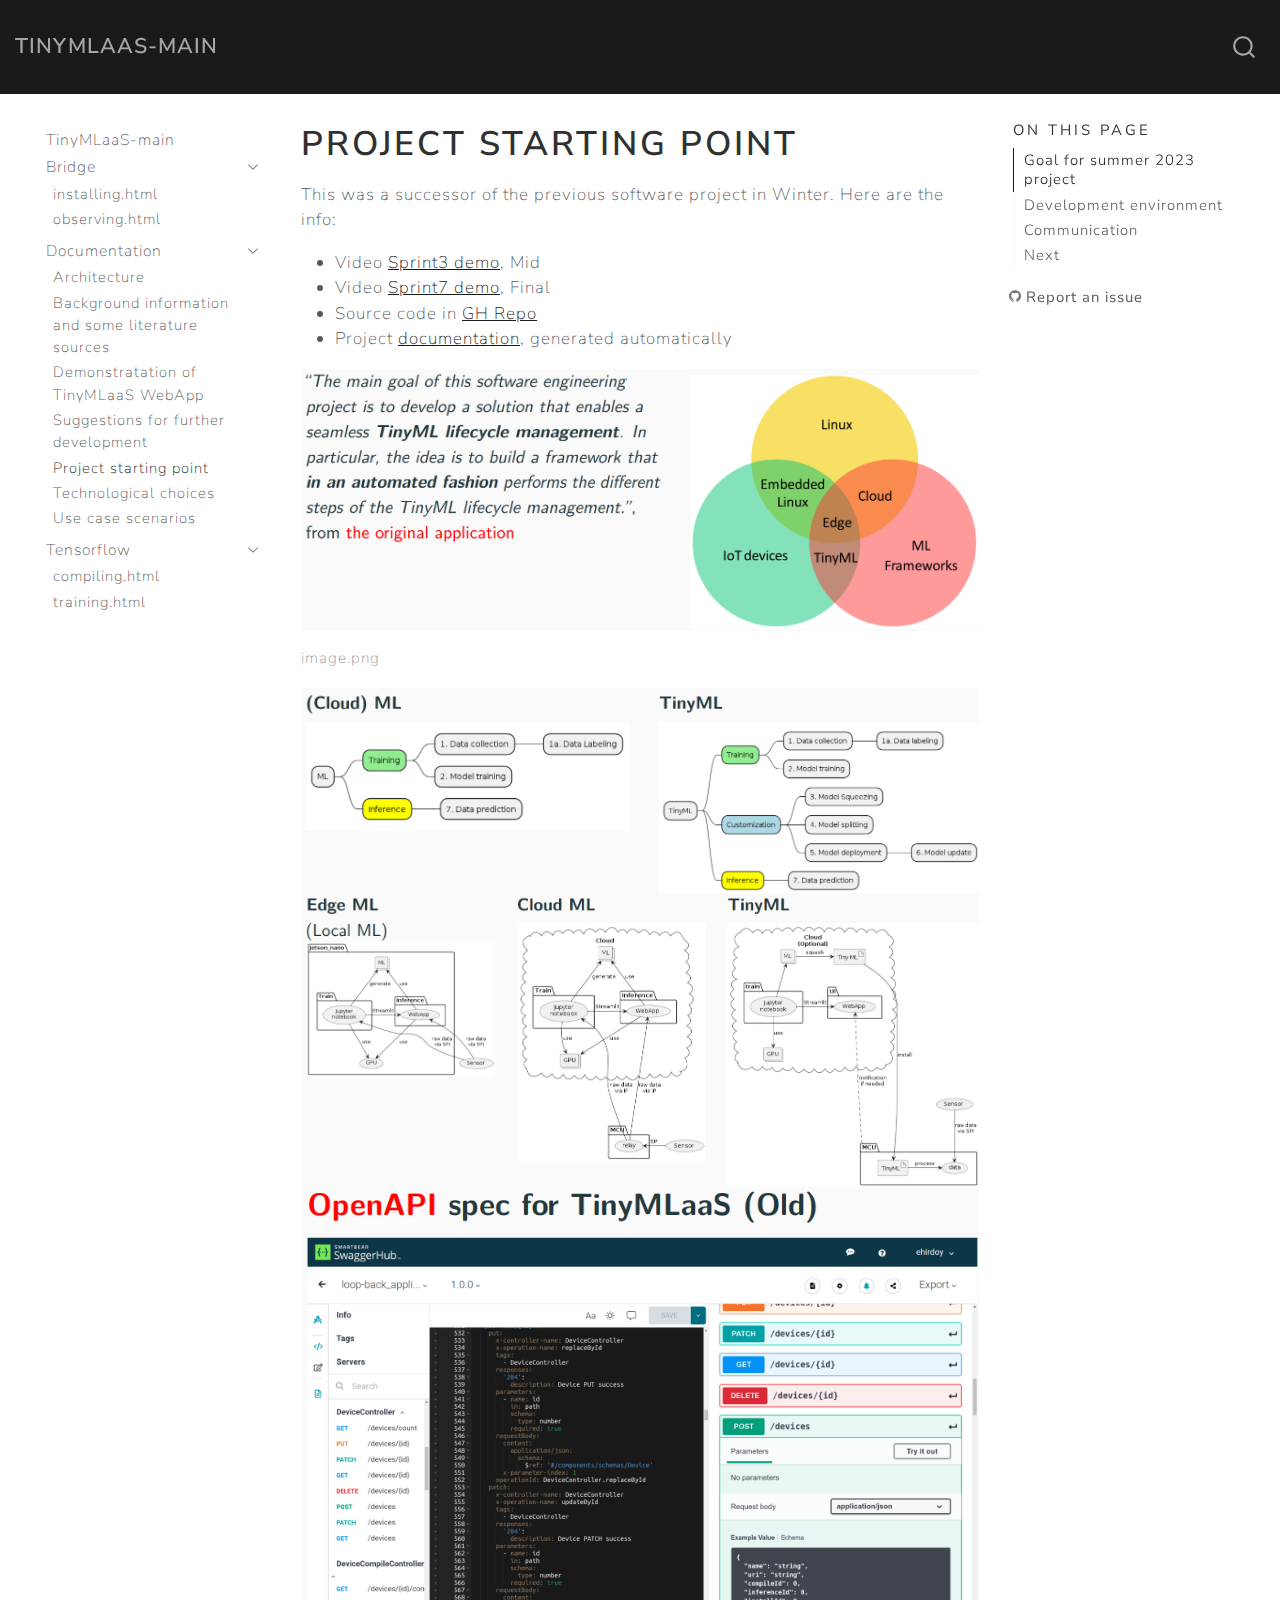
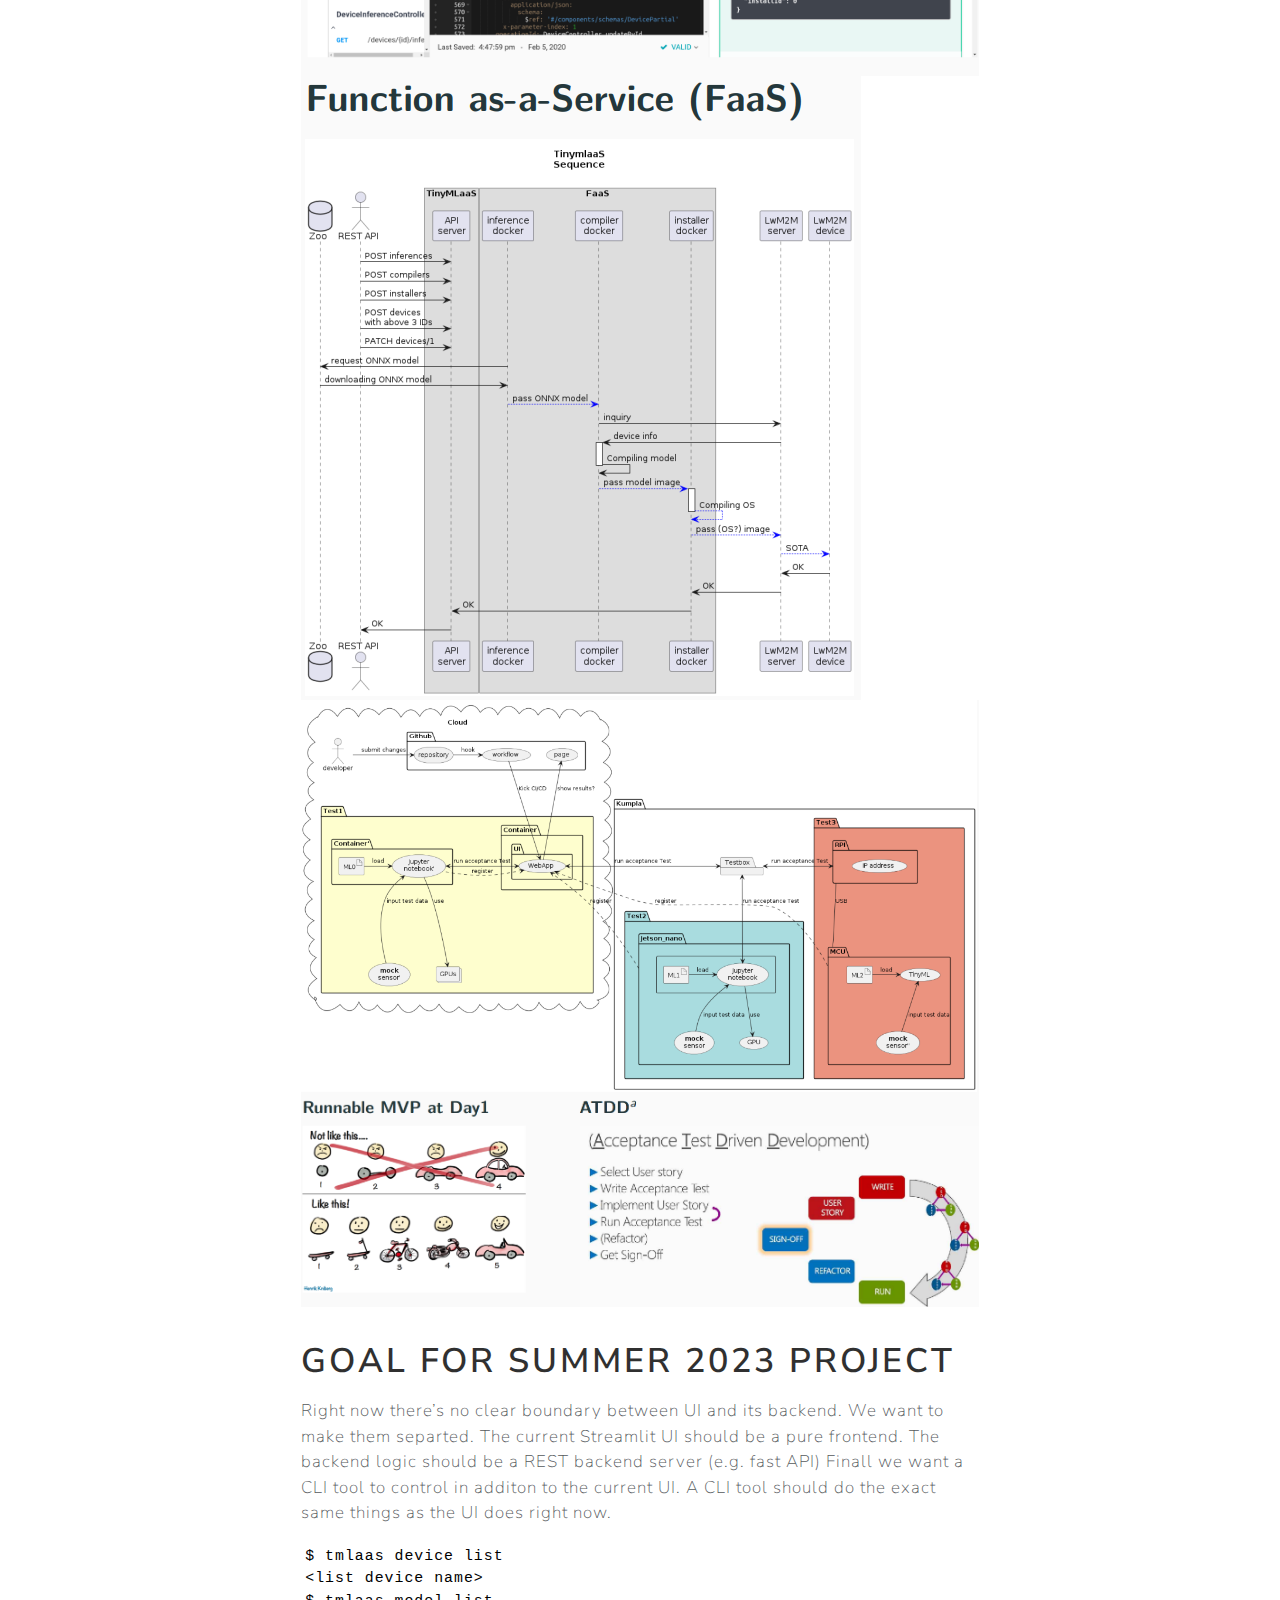
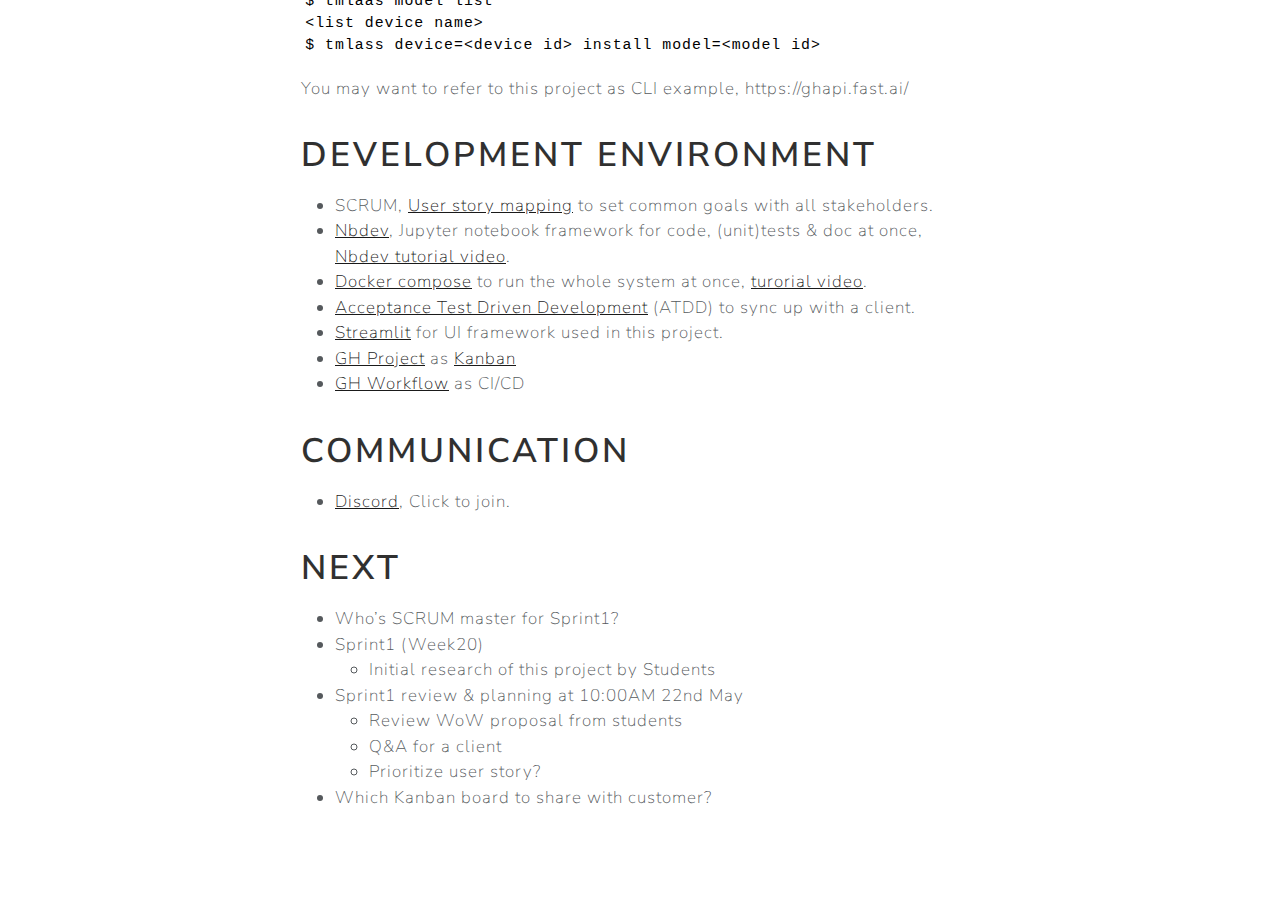
<file: Documentation/software-project-summer-kick-off.html>
<!DOCTYPE html>
<html xmlns="http://www.w3.org/1999/xhtml" lang="en" xml:lang="en"><head>

<meta charset="utf-8">
<meta name="generator" content="quarto-1.3.433">

<meta name="viewport" content="width=device-width, initial-scale=1.0, user-scalable=yes">


<title>TinyMLaaS-main - Project starting point</title>
<style>
code{white-space: pre-wrap;}
span.smallcaps{font-variant: small-caps;}
div.columns{display: flex; gap: min(4vw, 1.5em);}
div.column{flex: auto; overflow-x: auto;}
div.hanging-indent{margin-left: 1.5em; text-indent: -1.5em;}
ul.task-list{list-style: none;}
ul.task-list li input[type="checkbox"] {
  width: 0.8em;
  margin: 0 0.8em 0.2em -1em; /* quarto-specific, see https://github.com/quarto-dev/quarto-cli/issues/4556 */ 
  vertical-align: middle;
}
</style>


<script src="../site_libs/quarto-nav/quarto-nav.js"></script>
<script src="../site_libs/quarto-nav/headroom.min.js"></script>
<script src="../site_libs/clipboard/clipboard.min.js"></script>
<script src="../site_libs/quarto-search/autocomplete.umd.js"></script>
<script src="../site_libs/quarto-search/fuse.min.js"></script>
<script src="../site_libs/quarto-search/quarto-search.js"></script>
<meta name="quarto:offset" content="../">
<script src="../site_libs/quarto-html/quarto.js"></script>
<script src="../site_libs/quarto-html/popper.min.js"></script>
<script src="../site_libs/quarto-html/tippy.umd.min.js"></script>
<script src="../site_libs/quarto-html/anchor.min.js"></script>
<link href="../site_libs/quarto-html/tippy.css" rel="stylesheet">
<link href="../site_libs/quarto-html/quarto-syntax-highlighting.css" rel="stylesheet" id="quarto-text-highlighting-styles">
<script src="../site_libs/bootstrap/bootstrap.min.js"></script>
<link href="../site_libs/bootstrap/bootstrap-icons.css" rel="stylesheet">
<link href="../site_libs/bootstrap/bootstrap.min.css" rel="stylesheet" id="quarto-bootstrap" data-mode="light">
<script id="quarto-search-options" type="application/json">{
  "location": "navbar",
  "copy-button": false,
  "collapse-after": 3,
  "panel-placement": "end",
  "type": "overlay",
  "limit": 20,
  "language": {
    "search-no-results-text": "No results",
    "search-matching-documents-text": "matching documents",
    "search-copy-link-title": "Copy link to search",
    "search-hide-matches-text": "Hide additional matches",
    "search-more-match-text": "more match in this document",
    "search-more-matches-text": "more matches in this document",
    "search-clear-button-title": "Clear",
    "search-detached-cancel-button-title": "Cancel",
    "search-submit-button-title": "Submit",
    "search-label": "Search"
  }
}</script>


<link rel="stylesheet" href="../styles.css">
<meta property="og:title" content="TinyMLaaS-main - Project starting point">
<meta property="og:description" content="">
<meta property="og:image" content="https://JeHugawa.github.io/TinyMLaaS-main/Documentation/Software-Project-Summer-Kick-off_files/figure-html/12f6e393-7-image.png">
<meta property="og:site-name" content="TinyMLaaS-main">
<meta property="og:image:height" content="559">
<meta property="og:image:width" content="1444">
<meta name="twitter:title" content="TinyMLaaS-main - Project starting point">
<meta name="twitter:description" content="">
<meta name="twitter:image" content="https://JeHugawa.github.io/TinyMLaaS-main/Documentation/Software-Project-Summer-Kick-off_files/figure-html/12f6e393-7-image.png">
<meta name="twitter:image-height" content="559">
<meta name="twitter:image-width" content="1444">
<meta name="twitter:card" content="summary_large_image">
</head>

<body class="nav-sidebar floating nav-fixed">

<div id="quarto-search-results"></div>
  <header id="quarto-header" class="headroom fixed-top">
    <nav class="navbar navbar-expand-lg navbar-dark ">
      <div class="navbar-container container-fluid">
      <div class="navbar-brand-container">
    <a class="navbar-brand" href="../index.html">
    <span class="navbar-title">TinyMLaaS-main</span>
    </a>
  </div>
        <div class="quarto-navbar-tools ms-auto">
</div>
          <div id="quarto-search" class="" title="Search"></div>
      </div> <!-- /container-fluid -->
    </nav>
  <nav class="quarto-secondary-nav">
    <div class="container-fluid d-flex">
      <button type="button" class="quarto-btn-toggle btn" data-bs-toggle="collapse" data-bs-target="#quarto-sidebar,#quarto-sidebar-glass" aria-controls="quarto-sidebar" aria-expanded="false" aria-label="Toggle sidebar navigation" onclick="if (window.quartoToggleHeadroom) { window.quartoToggleHeadroom(); }">
        <i class="bi bi-layout-text-sidebar-reverse"></i>
      </button>
      <nav class="quarto-page-breadcrumbs" aria-label="breadcrumb"><ol class="breadcrumb"><li class="breadcrumb-item"><a href="../Documentation/architecture.html">Documentation</a></li><li class="breadcrumb-item"><a href="../Documentation/software-project-summer-kick-off.html">Project starting point</a></li></ol></nav>
      <a class="flex-grow-1" role="button" data-bs-toggle="collapse" data-bs-target="#quarto-sidebar,#quarto-sidebar-glass" aria-controls="quarto-sidebar" aria-expanded="false" aria-label="Toggle sidebar navigation" onclick="if (window.quartoToggleHeadroom) { window.quartoToggleHeadroom(); }">      
      </a>
    </div>
  </nav>
</header>
<!-- content -->
<div id="quarto-content" class="quarto-container page-columns page-rows-contents page-layout-article page-navbar">
<!-- sidebar -->
  <nav id="quarto-sidebar" class="sidebar collapse collapse-horizontal sidebar-navigation floating overflow-auto">
    <div class="sidebar-menu-container"> 
    <ul class="list-unstyled mt-1">
        <li class="sidebar-item">
  <div class="sidebar-item-container"> 
  <a href="../index.html" class="sidebar-item-text sidebar-link">
 <span class="menu-text">TinyMLaaS-main</span></a>
  </div>
</li>
        <li class="sidebar-item sidebar-item-section">
      <div class="sidebar-item-container"> 
            <a class="sidebar-item-text sidebar-link text-start" data-bs-toggle="collapse" data-bs-target="#quarto-sidebar-section-1" aria-expanded="true">
 <span class="menu-text">Bridge</span></a>
          <a class="sidebar-item-toggle text-start" data-bs-toggle="collapse" data-bs-target="#quarto-sidebar-section-1" aria-expanded="true" aria-label="Toggle section">
            <i class="bi bi-chevron-right ms-2"></i>
          </a> 
      </div>
      <ul id="quarto-sidebar-section-1" class="collapse list-unstyled sidebar-section depth1 show">  
          <li class="sidebar-item">
  <div class="sidebar-item-container"> 
  <a href="../Bridge/installing.html" class="sidebar-item-text sidebar-link">
 <span class="menu-text">installing.html</span></a>
  </div>
</li>
          <li class="sidebar-item">
  <div class="sidebar-item-container"> 
  <a href="../Bridge/observing.html" class="sidebar-item-text sidebar-link">
 <span class="menu-text">observing.html</span></a>
  </div>
</li>
      </ul>
  </li>
        <li class="sidebar-item sidebar-item-section">
      <div class="sidebar-item-container"> 
            <a class="sidebar-item-text sidebar-link text-start" data-bs-toggle="collapse" data-bs-target="#quarto-sidebar-section-2" aria-expanded="true">
 <span class="menu-text">Documentation</span></a>
          <a class="sidebar-item-toggle text-start" data-bs-toggle="collapse" data-bs-target="#quarto-sidebar-section-2" aria-expanded="true" aria-label="Toggle section">
            <i class="bi bi-chevron-right ms-2"></i>
          </a> 
      </div>
      <ul id="quarto-sidebar-section-2" class="collapse list-unstyled sidebar-section depth1 show">  
          <li class="sidebar-item">
  <div class="sidebar-item-container"> 
  <a href="../Documentation/architecture.html" class="sidebar-item-text sidebar-link">
 <span class="menu-text">Architecture</span></a>
  </div>
</li>
          <li class="sidebar-item">
  <div class="sidebar-item-container"> 
  <a href="../Documentation/background.html" class="sidebar-item-text sidebar-link">
 <span class="menu-text">Background information and some literature sources</span></a>
  </div>
</li>
          <li class="sidebar-item">
  <div class="sidebar-item-container"> 
  <a href="../Documentation/demonstration.html" class="sidebar-item-text sidebar-link">
 <span class="menu-text">Demonstratation of TinyMLaaS WebApp</span></a>
  </div>
</li>
          <li class="sidebar-item">
  <div class="sidebar-item-container"> 
  <a href="../Documentation/next_steps.html" class="sidebar-item-text sidebar-link">
 <span class="menu-text">Suggestions for further development</span></a>
  </div>
</li>
          <li class="sidebar-item">
  <div class="sidebar-item-container"> 
  <a href="../Documentation/software-project-summer-kick-off.html" class="sidebar-item-text sidebar-link active">
 <span class="menu-text">Project starting point</span></a>
  </div>
</li>
          <li class="sidebar-item">
  <div class="sidebar-item-container"> 
  <a href="../Documentation/technologies.html" class="sidebar-item-text sidebar-link">
 <span class="menu-text">Technological choices</span></a>
  </div>
</li>
          <li class="sidebar-item">
  <div class="sidebar-item-container"> 
  <a href="../Documentation/use_cases.html" class="sidebar-item-text sidebar-link">
 <span class="menu-text">Use case scenarios</span></a>
  </div>
</li>
      </ul>
  </li>
        <li class="sidebar-item sidebar-item-section">
      <div class="sidebar-item-container"> 
            <a class="sidebar-item-text sidebar-link text-start" data-bs-toggle="collapse" data-bs-target="#quarto-sidebar-section-3" aria-expanded="true">
 <span class="menu-text">Tensorflow</span></a>
          <a class="sidebar-item-toggle text-start" data-bs-toggle="collapse" data-bs-target="#quarto-sidebar-section-3" aria-expanded="true" aria-label="Toggle section">
            <i class="bi bi-chevron-right ms-2"></i>
          </a> 
      </div>
      <ul id="quarto-sidebar-section-3" class="collapse list-unstyled sidebar-section depth1 show">  
          <li class="sidebar-item">
  <div class="sidebar-item-container"> 
  <a href="../Tensorflow/compiling.html" class="sidebar-item-text sidebar-link">
 <span class="menu-text">compiling.html</span></a>
  </div>
</li>
          <li class="sidebar-item">
  <div class="sidebar-item-container"> 
  <a href="../Tensorflow/training.html" class="sidebar-item-text sidebar-link">
 <span class="menu-text">training.html</span></a>
  </div>
</li>
      </ul>
  </li>
    </ul>
    </div>
</nav>
<div id="quarto-sidebar-glass" data-bs-toggle="collapse" data-bs-target="#quarto-sidebar,#quarto-sidebar-glass"></div>
<!-- margin-sidebar -->
    <div id="quarto-margin-sidebar" class="sidebar margin-sidebar">
        <nav id="TOC" role="doc-toc" class="toc-active">
    <h2 id="toc-title">On this page</h2>
   
  <ul>
  <li><a href="#goal-for-summer-2023-project" id="toc-goal-for-summer-2023-project" class="nav-link active" data-scroll-target="#goal-for-summer-2023-project">Goal for summer 2023 project</a></li>
  <li><a href="#development-environment" id="toc-development-environment" class="nav-link" data-scroll-target="#development-environment">Development environment</a></li>
  <li><a href="#communication" id="toc-communication" class="nav-link" data-scroll-target="#communication">Communication</a></li>
  <li><a href="#next" id="toc-next" class="nav-link" data-scroll-target="#next">Next</a></li>
  </ul>
<div class="toc-actions"><div><i class="bi bi-github"></i></div><div class="action-links"><p><a href="https://github.com/JeHugawa/TinyMLaaS-main/issues/new" class="toc-action">Report an issue</a></p></div></div></nav>
    </div>
<!-- main -->
<main class="content" id="quarto-document-content">

<header id="title-block-header" class="quarto-title-block default">
<div class="quarto-title">
<h1 class="title">Project starting point</h1>
</div>



<div class="quarto-title-meta">

    
  
    
  </div>
  

</header>

<!-- WARNING: THIS FILE WAS AUTOGENERATED! DO NOT EDIT! -->
<p>This was a successor of the previous software project in Winter. Here are the info:</p>
<ul>
<li>Video <a href="https://www.youtube.com/watch?v=A_LCKB8y0Dw">Sprint3 demo</a>, Mid</li>
<li>Video <a href="https://www.youtube.com/watch?v=QP_SVvXCFxE">Sprint7 demo</a>, Final</li>
<li>Source code in <a href="https://github.com/Origami-Cloudless-AI/tflm_hello_world">GH Repo</a></li>
<li>Project <a href="https://origami-cloudless-ai.github.io/tflm_hello_world/">documentation</a>, generated automatically</li>
</ul>
<div class="quarto-figure quarto-figure-center">
<figure class="figure">
<p><img src="Software-Project-Summer-Kick-off_files/figure-html/12f6e393-7-image.png" class="img-fluid figure-img"></p>
<figcaption class="figure-caption">image.png</figcaption>
</figure>
</div>
<p><img src="Software-Project-Summer-Kick-off_files/figure-html/12f6e393-1-image-2.png" class="img-fluid" alt="image-2.png"> <img src="Software-Project-Summer-Kick-off_files/figure-html/12f6e393-2-image-3.png" class="img-fluid" alt="image-3.png"> <img src="Software-Project-Summer-Kick-off_files/figure-html/12f6e393-3-image-4.png" class="img-fluid" alt="image-4.png"> <img src="Software-Project-Summer-Kick-off_files/figure-html/12f6e393-4-image-5.png" class="img-fluid" alt="image-5.png"> <img src="Software-Project-Summer-Kick-off_files/figure-html/12f6e393-5-image-6.png" class="img-fluid" alt="image-6.png"> <img src="Software-Project-Summer-Kick-off_files/figure-html/12f6e393-6-image-7.png" class="img-fluid" alt="image-7.png"></p>
<section id="goal-for-summer-2023-project" class="level1">
<h1>Goal for summer 2023 project</h1>
<p>Right now there’s no clear boundary between UI and its backend. We want to make them separted. The current Streamlit UI should be a pure frontend. The backend logic should be a REST backend server (e.g.&nbsp;fast API) Finall we want a CLI tool to control in additon to the current UI. A CLI tool should do the exact same things as the UI does right now.</p>
<pre class="console"><code>$ tmlaas device list
&lt;list device name&gt;
$ tmlaas model list
&lt;list device name&gt;
$ tmlass device=&lt;device id&gt; install model=&lt;model id&gt;</code></pre>
<p>You may want to refer to this project as CLI example, https://ghapi.fast.ai/</p>
</section>
<section id="development-environment" class="level1">
<h1>Development environment</h1>
<ul>
<li>SCRUM, <a href="https://youtu.be/6ojIZ81PfJc">User story mapping</a> to set common goals with all stakeholders.</li>
<li><a href="https://nbdev.fast.ai/">Nbdev</a>, Jupyter notebook framework for code, (unit)tests &amp; doc at once, <a href="https://youtu.be/67FdzLSt4aA">Nbdev tutorial video</a>.</li>
<li><a href="https://docs.docker.com/compose/">Docker compose</a> to run the whole system at once, <a href="https://youtu.be/HG6yIjZapSA">turorial video</a>.</li>
<li><a href="https://en.wikipedia.org/wiki/Acceptance_test-driven_development">Acceptance Test Driven Development</a> (ATDD) to sync up with a client.</li>
<li><a href="https://streamlit.io/">Streamlit</a> for UI framework used in this project.</li>
<li><a href="https://docs.github.com/en/issues/planning-and-tracking-with-projects/learning-about-projects/about-projects">GH Project</a> as <a href="https://www.atlassian.com/agile/kanban">Kanban</a></li>
<li><a href="https://docs.github.com/en/actions/using-workflows">GH Workflow</a> as CI/CD</li>
</ul>
</section>
<section id="communication" class="level1">
<h1>Communication</h1>
<ul>
<li><a href="https://discord.gg/Er4DHFyG">Discord</a>, Click to join.</li>
</ul>
</section>
<section id="next" class="level1">
<h1>Next</h1>
<ul>
<li>Who’s SCRUM master for Sprint1?</li>
<li>Sprint1 (Week20)
<ul>
<li>Initial research of this project by Students</li>
</ul></li>
<li>Sprint1 review &amp; planning at 10:00AM 22nd May
<ul>
<li>Review WoW proposal from students</li>
<li>Q&amp;A for a client</li>
<li>Prioritize user story?</li>
</ul></li>
<li>Which Kanban board to share with customer?</li>
</ul>


</section>

</main> <!-- /main -->
<script id="quarto-html-after-body" type="application/javascript">
window.document.addEventListener("DOMContentLoaded", function (event) {
  const toggleBodyColorMode = (bsSheetEl) => {
    const mode = bsSheetEl.getAttribute("data-mode");
    const bodyEl = window.document.querySelector("body");
    if (mode === "dark") {
      bodyEl.classList.add("quarto-dark");
      bodyEl.classList.remove("quarto-light");
    } else {
      bodyEl.classList.add("quarto-light");
      bodyEl.classList.remove("quarto-dark");
    }
  }
  const toggleBodyColorPrimary = () => {
    const bsSheetEl = window.document.querySelector("link#quarto-bootstrap");
    if (bsSheetEl) {
      toggleBodyColorMode(bsSheetEl);
    }
  }
  toggleBodyColorPrimary();  
  const icon = "";
  const anchorJS = new window.AnchorJS();
  anchorJS.options = {
    placement: 'right',
    icon: icon
  };
  anchorJS.add('.anchored');
  const isCodeAnnotation = (el) => {
    for (const clz of el.classList) {
      if (clz.startsWith('code-annotation-')) {                     
        return true;
      }
    }
    return false;
  }
  const clipboard = new window.ClipboardJS('.code-copy-button', {
    text: function(trigger) {
      const codeEl = trigger.previousElementSibling.cloneNode(true);
      for (const childEl of codeEl.children) {
        if (isCodeAnnotation(childEl)) {
          childEl.remove();
        }
      }
      return codeEl.innerText;
    }
  });
  clipboard.on('success', function(e) {
    // button target
    const button = e.trigger;
    // don't keep focus
    button.blur();
    // flash "checked"
    button.classList.add('code-copy-button-checked');
    var currentTitle = button.getAttribute("title");
    button.setAttribute("title", "Copied!");
    let tooltip;
    if (window.bootstrap) {
      button.setAttribute("data-bs-toggle", "tooltip");
      button.setAttribute("data-bs-placement", "left");
      button.setAttribute("data-bs-title", "Copied!");
      tooltip = new bootstrap.Tooltip(button, 
        { trigger: "manual", 
          customClass: "code-copy-button-tooltip",
          offset: [0, -8]});
      tooltip.show();    
    }
    setTimeout(function() {
      if (tooltip) {
        tooltip.hide();
        button.removeAttribute("data-bs-title");
        button.removeAttribute("data-bs-toggle");
        button.removeAttribute("data-bs-placement");
      }
      button.setAttribute("title", currentTitle);
      button.classList.remove('code-copy-button-checked');
    }, 1000);
    // clear code selection
    e.clearSelection();
  });
  function tippyHover(el, contentFn) {
    const config = {
      allowHTML: true,
      content: contentFn,
      maxWidth: 500,
      delay: 100,
      arrow: false,
      appendTo: function(el) {
          return el.parentElement;
      },
      interactive: true,
      interactiveBorder: 10,
      theme: 'quarto',
      placement: 'bottom-start'
    };
    window.tippy(el, config); 
  }
  const noterefs = window.document.querySelectorAll('a[role="doc-noteref"]');
  for (var i=0; i<noterefs.length; i++) {
    const ref = noterefs[i];
    tippyHover(ref, function() {
      // use id or data attribute instead here
      let href = ref.getAttribute('data-footnote-href') || ref.getAttribute('href');
      try { href = new URL(href).hash; } catch {}
      const id = href.replace(/^#\/?/, "");
      const note = window.document.getElementById(id);
      return note.innerHTML;
    });
  }
      let selectedAnnoteEl;
      const selectorForAnnotation = ( cell, annotation) => {
        let cellAttr = 'data-code-cell="' + cell + '"';
        let lineAttr = 'data-code-annotation="' +  annotation + '"';
        const selector = 'span[' + cellAttr + '][' + lineAttr + ']';
        return selector;
      }
      const selectCodeLines = (annoteEl) => {
        const doc = window.document;
        const targetCell = annoteEl.getAttribute("data-target-cell");
        const targetAnnotation = annoteEl.getAttribute("data-target-annotation");
        const annoteSpan = window.document.querySelector(selectorForAnnotation(targetCell, targetAnnotation));
        const lines = annoteSpan.getAttribute("data-code-lines").split(",");
        const lineIds = lines.map((line) => {
          return targetCell + "-" + line;
        })
        let top = null;
        let height = null;
        let parent = null;
        if (lineIds.length > 0) {
            //compute the position of the single el (top and bottom and make a div)
            const el = window.document.getElementById(lineIds[0]);
            top = el.offsetTop;
            height = el.offsetHeight;
            parent = el.parentElement.parentElement;
          if (lineIds.length > 1) {
            const lastEl = window.document.getElementById(lineIds[lineIds.length - 1]);
            const bottom = lastEl.offsetTop + lastEl.offsetHeight;
            height = bottom - top;
          }
          if (top !== null && height !== null && parent !== null) {
            // cook up a div (if necessary) and position it 
            let div = window.document.getElementById("code-annotation-line-highlight");
            if (div === null) {
              div = window.document.createElement("div");
              div.setAttribute("id", "code-annotation-line-highlight");
              div.style.position = 'absolute';
              parent.appendChild(div);
            }
            div.style.top = top - 2 + "px";
            div.style.height = height + 4 + "px";
            let gutterDiv = window.document.getElementById("code-annotation-line-highlight-gutter");
            if (gutterDiv === null) {
              gutterDiv = window.document.createElement("div");
              gutterDiv.setAttribute("id", "code-annotation-line-highlight-gutter");
              gutterDiv.style.position = 'absolute';
              const codeCell = window.document.getElementById(targetCell);
              const gutter = codeCell.querySelector('.code-annotation-gutter');
              gutter.appendChild(gutterDiv);
            }
            gutterDiv.style.top = top - 2 + "px";
            gutterDiv.style.height = height + 4 + "px";
          }
          selectedAnnoteEl = annoteEl;
        }
      };
      const unselectCodeLines = () => {
        const elementsIds = ["code-annotation-line-highlight", "code-annotation-line-highlight-gutter"];
        elementsIds.forEach((elId) => {
          const div = window.document.getElementById(elId);
          if (div) {
            div.remove();
          }
        });
        selectedAnnoteEl = undefined;
      };
      // Attach click handler to the DT
      const annoteDls = window.document.querySelectorAll('dt[data-target-cell]');
      for (const annoteDlNode of annoteDls) {
        annoteDlNode.addEventListener('click', (event) => {
          const clickedEl = event.target;
          if (clickedEl !== selectedAnnoteEl) {
            unselectCodeLines();
            const activeEl = window.document.querySelector('dt[data-target-cell].code-annotation-active');
            if (activeEl) {
              activeEl.classList.remove('code-annotation-active');
            }
            selectCodeLines(clickedEl);
            clickedEl.classList.add('code-annotation-active');
          } else {
            // Unselect the line
            unselectCodeLines();
            clickedEl.classList.remove('code-annotation-active');
          }
        });
      }
  const findCites = (el) => {
    const parentEl = el.parentElement;
    if (parentEl) {
      const cites = parentEl.dataset.cites;
      if (cites) {
        return {
          el,
          cites: cites.split(' ')
        };
      } else {
        return findCites(el.parentElement)
      }
    } else {
      return undefined;
    }
  };
  var bibliorefs = window.document.querySelectorAll('a[role="doc-biblioref"]');
  for (var i=0; i<bibliorefs.length; i++) {
    const ref = bibliorefs[i];
    const citeInfo = findCites(ref);
    if (citeInfo) {
      tippyHover(citeInfo.el, function() {
        var popup = window.document.createElement('div');
        citeInfo.cites.forEach(function(cite) {
          var citeDiv = window.document.createElement('div');
          citeDiv.classList.add('hanging-indent');
          citeDiv.classList.add('csl-entry');
          var biblioDiv = window.document.getElementById('ref-' + cite);
          if (biblioDiv) {
            citeDiv.innerHTML = biblioDiv.innerHTML;
          }
          popup.appendChild(citeDiv);
        });
        return popup.innerHTML;
      });
    }
  }
});
</script>
</div> <!-- /content -->



</body></html>
</file>
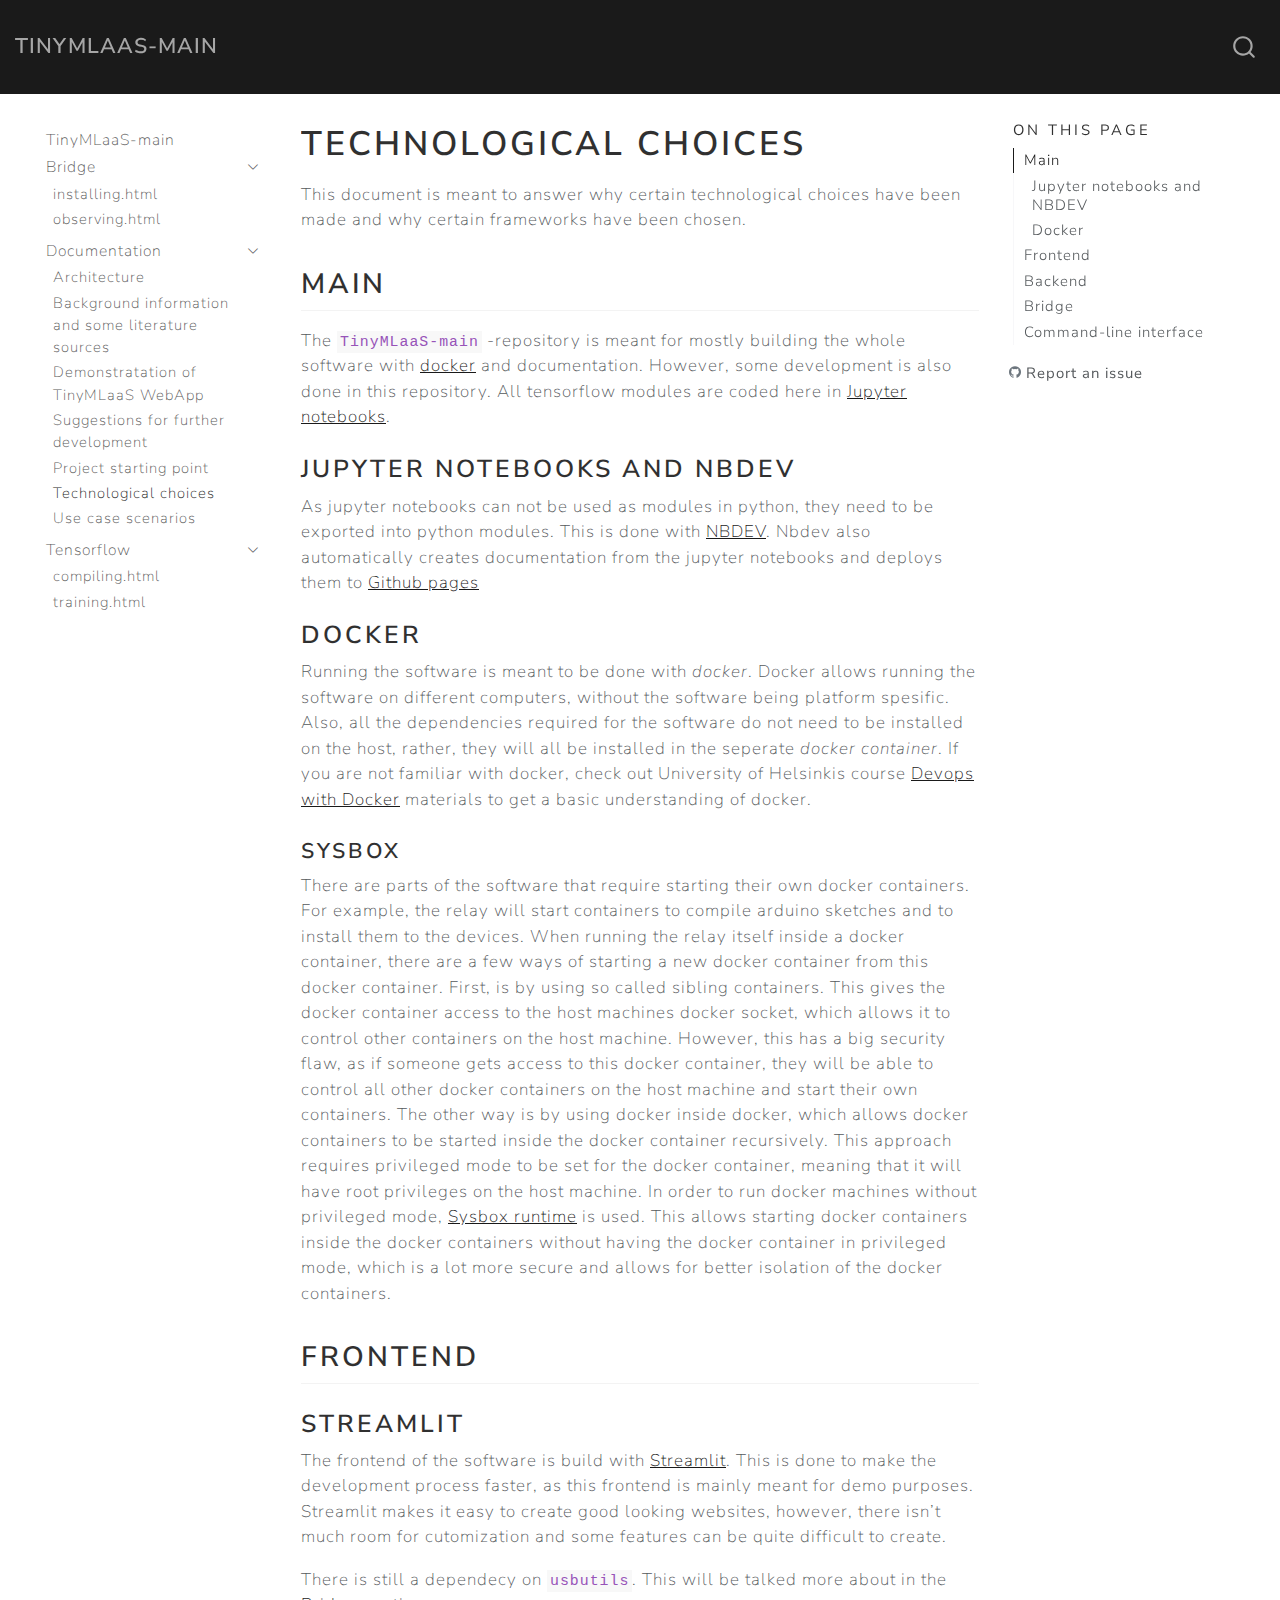
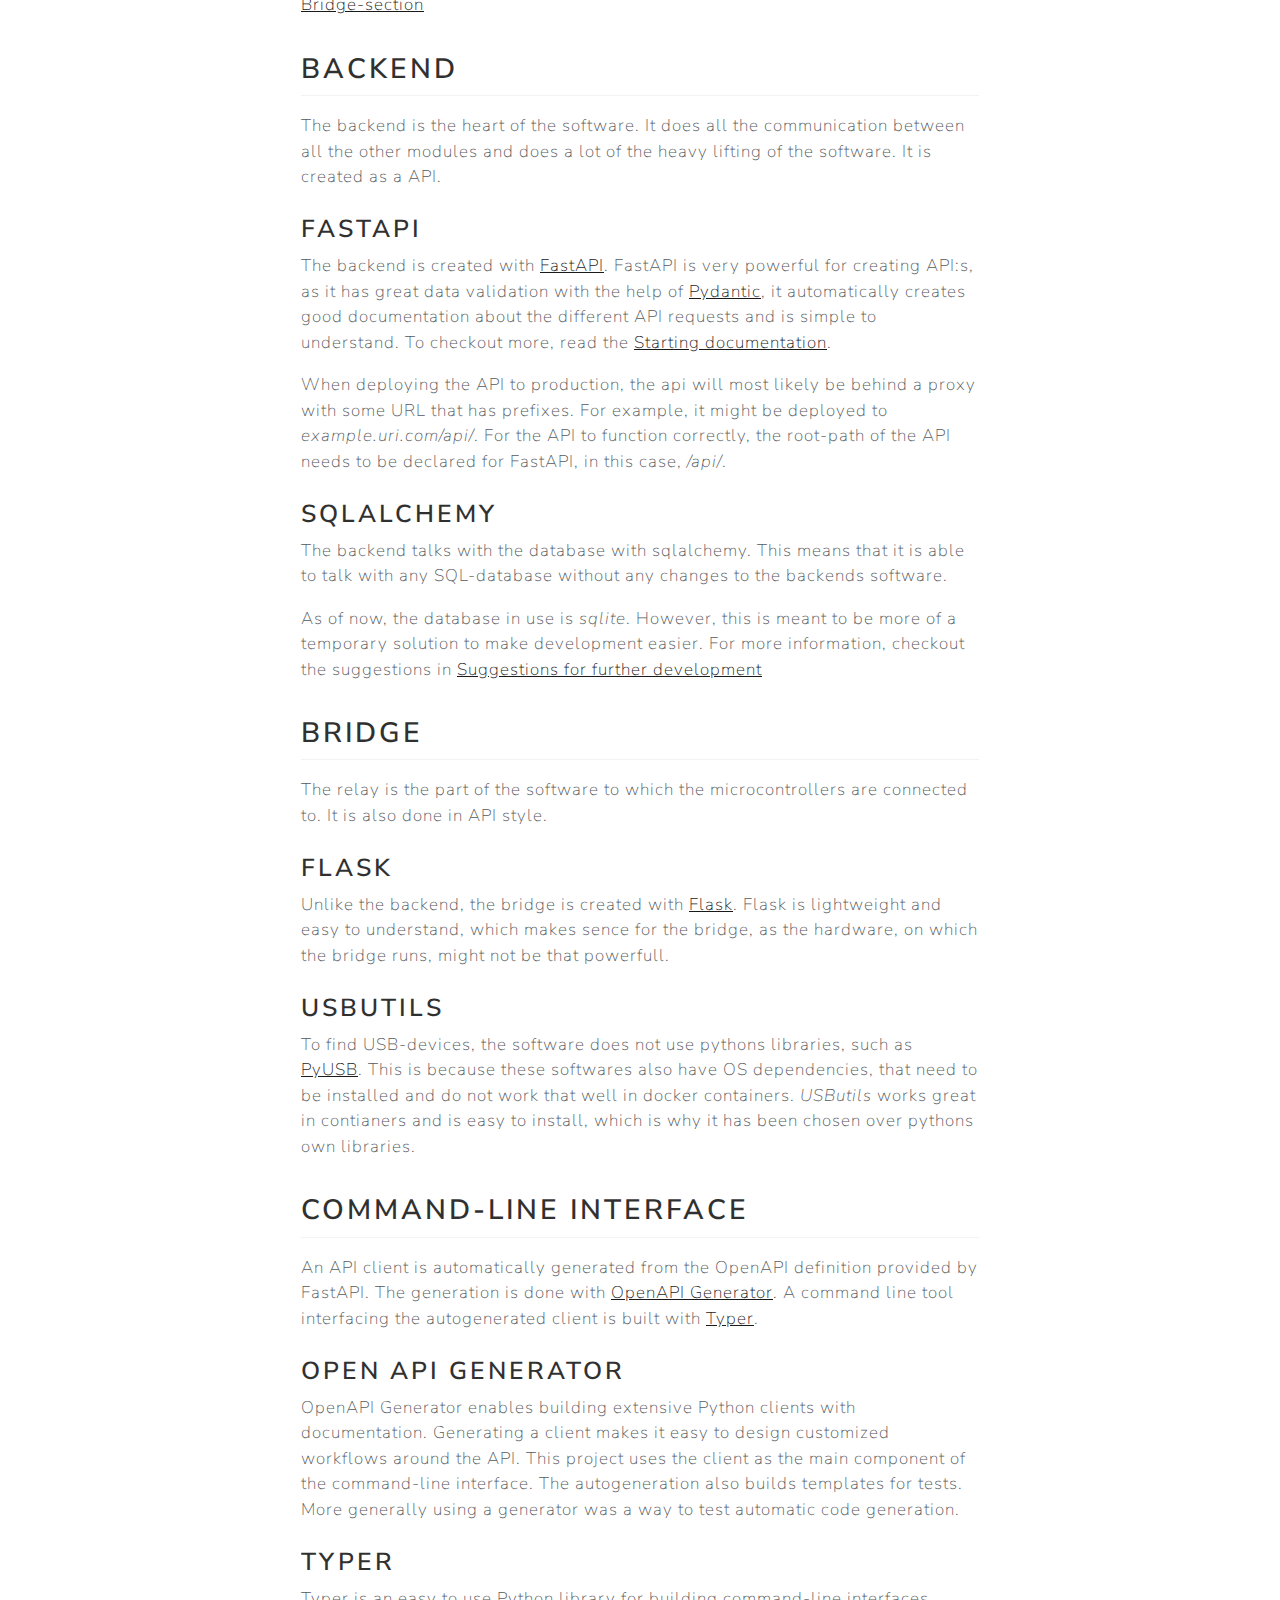
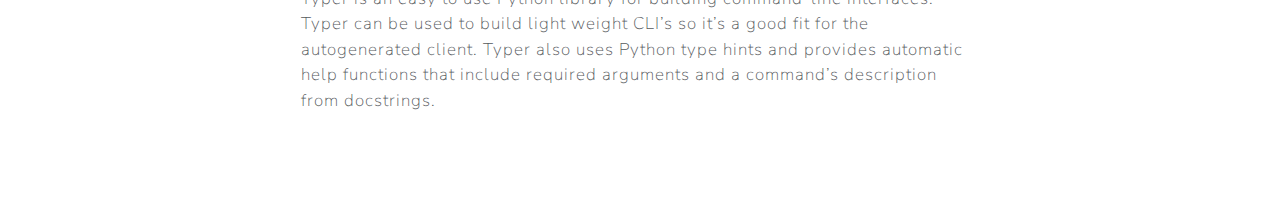
<file: Documentation/technologies.html>
<!DOCTYPE html>
<html xmlns="http://www.w3.org/1999/xhtml" lang="en" xml:lang="en"><head>

<meta charset="utf-8">
<meta name="generator" content="quarto-1.3.433">

<meta name="viewport" content="width=device-width, initial-scale=1.0, user-scalable=yes">


<title>TinyMLaaS-main - Technological choices</title>
<style>
code{white-space: pre-wrap;}
span.smallcaps{font-variant: small-caps;}
div.columns{display: flex; gap: min(4vw, 1.5em);}
div.column{flex: auto; overflow-x: auto;}
div.hanging-indent{margin-left: 1.5em; text-indent: -1.5em;}
ul.task-list{list-style: none;}
ul.task-list li input[type="checkbox"] {
  width: 0.8em;
  margin: 0 0.8em 0.2em -1em; /* quarto-specific, see https://github.com/quarto-dev/quarto-cli/issues/4556 */ 
  vertical-align: middle;
}
</style>


<script src="../site_libs/quarto-nav/quarto-nav.js"></script>
<script src="../site_libs/quarto-nav/headroom.min.js"></script>
<script src="../site_libs/clipboard/clipboard.min.js"></script>
<script src="../site_libs/quarto-search/autocomplete.umd.js"></script>
<script src="../site_libs/quarto-search/fuse.min.js"></script>
<script src="../site_libs/quarto-search/quarto-search.js"></script>
<meta name="quarto:offset" content="../">
<script src="../site_libs/quarto-html/quarto.js"></script>
<script src="../site_libs/quarto-html/popper.min.js"></script>
<script src="../site_libs/quarto-html/tippy.umd.min.js"></script>
<script src="../site_libs/quarto-html/anchor.min.js"></script>
<link href="../site_libs/quarto-html/tippy.css" rel="stylesheet">
<link href="../site_libs/quarto-html/quarto-syntax-highlighting.css" rel="stylesheet" id="quarto-text-highlighting-styles">
<script src="../site_libs/bootstrap/bootstrap.min.js"></script>
<link href="../site_libs/bootstrap/bootstrap-icons.css" rel="stylesheet">
<link href="../site_libs/bootstrap/bootstrap.min.css" rel="stylesheet" id="quarto-bootstrap" data-mode="light">
<script id="quarto-search-options" type="application/json">{
  "location": "navbar",
  "copy-button": false,
  "collapse-after": 3,
  "panel-placement": "end",
  "type": "overlay",
  "limit": 20,
  "language": {
    "search-no-results-text": "No results",
    "search-matching-documents-text": "matching documents",
    "search-copy-link-title": "Copy link to search",
    "search-hide-matches-text": "Hide additional matches",
    "search-more-match-text": "more match in this document",
    "search-more-matches-text": "more matches in this document",
    "search-clear-button-title": "Clear",
    "search-detached-cancel-button-title": "Cancel",
    "search-submit-button-title": "Submit",
    "search-label": "Search"
  }
}</script>


<link rel="stylesheet" href="../styles.css">
<meta property="og:title" content="TinyMLaaS-main - Technological choices">
<meta property="og:description" content="">
<meta property="og:site-name" content="TinyMLaaS-main">
<meta name="twitter:title" content="TinyMLaaS-main - Technological choices">
<meta name="twitter:description" content="">
<meta name="twitter:card" content="summary">
</head>

<body class="nav-sidebar floating nav-fixed">

<div id="quarto-search-results"></div>
  <header id="quarto-header" class="headroom fixed-top">
    <nav class="navbar navbar-expand-lg navbar-dark ">
      <div class="navbar-container container-fluid">
      <div class="navbar-brand-container">
    <a class="navbar-brand" href="../index.html">
    <span class="navbar-title">TinyMLaaS-main</span>
    </a>
  </div>
        <div class="quarto-navbar-tools ms-auto">
</div>
          <div id="quarto-search" class="" title="Search"></div>
      </div> <!-- /container-fluid -->
    </nav>
  <nav class="quarto-secondary-nav">
    <div class="container-fluid d-flex">
      <button type="button" class="quarto-btn-toggle btn" data-bs-toggle="collapse" data-bs-target="#quarto-sidebar,#quarto-sidebar-glass" aria-controls="quarto-sidebar" aria-expanded="false" aria-label="Toggle sidebar navigation" onclick="if (window.quartoToggleHeadroom) { window.quartoToggleHeadroom(); }">
        <i class="bi bi-layout-text-sidebar-reverse"></i>
      </button>
      <nav class="quarto-page-breadcrumbs" aria-label="breadcrumb"><ol class="breadcrumb"><li class="breadcrumb-item"><a href="../Documentation/architecture.html">Documentation</a></li><li class="breadcrumb-item"><a href="../Documentation/technologies.html">Technological choices</a></li></ol></nav>
      <a class="flex-grow-1" role="button" data-bs-toggle="collapse" data-bs-target="#quarto-sidebar,#quarto-sidebar-glass" aria-controls="quarto-sidebar" aria-expanded="false" aria-label="Toggle sidebar navigation" onclick="if (window.quartoToggleHeadroom) { window.quartoToggleHeadroom(); }">      
      </a>
    </div>
  </nav>
</header>
<!-- content -->
<div id="quarto-content" class="quarto-container page-columns page-rows-contents page-layout-article page-navbar">
<!-- sidebar -->
  <nav id="quarto-sidebar" class="sidebar collapse collapse-horizontal sidebar-navigation floating overflow-auto">
    <div class="sidebar-menu-container"> 
    <ul class="list-unstyled mt-1">
        <li class="sidebar-item">
  <div class="sidebar-item-container"> 
  <a href="../index.html" class="sidebar-item-text sidebar-link">
 <span class="menu-text">TinyMLaaS-main</span></a>
  </div>
</li>
        <li class="sidebar-item sidebar-item-section">
      <div class="sidebar-item-container"> 
            <a class="sidebar-item-text sidebar-link text-start" data-bs-toggle="collapse" data-bs-target="#quarto-sidebar-section-1" aria-expanded="true">
 <span class="menu-text">Bridge</span></a>
          <a class="sidebar-item-toggle text-start" data-bs-toggle="collapse" data-bs-target="#quarto-sidebar-section-1" aria-expanded="true" aria-label="Toggle section">
            <i class="bi bi-chevron-right ms-2"></i>
          </a> 
      </div>
      <ul id="quarto-sidebar-section-1" class="collapse list-unstyled sidebar-section depth1 show">  
          <li class="sidebar-item">
  <div class="sidebar-item-container"> 
  <a href="../Bridge/installing.html" class="sidebar-item-text sidebar-link">
 <span class="menu-text">installing.html</span></a>
  </div>
</li>
          <li class="sidebar-item">
  <div class="sidebar-item-container"> 
  <a href="../Bridge/observing.html" class="sidebar-item-text sidebar-link">
 <span class="menu-text">observing.html</span></a>
  </div>
</li>
      </ul>
  </li>
        <li class="sidebar-item sidebar-item-section">
      <div class="sidebar-item-container"> 
            <a class="sidebar-item-text sidebar-link text-start" data-bs-toggle="collapse" data-bs-target="#quarto-sidebar-section-2" aria-expanded="true">
 <span class="menu-text">Documentation</span></a>
          <a class="sidebar-item-toggle text-start" data-bs-toggle="collapse" data-bs-target="#quarto-sidebar-section-2" aria-expanded="true" aria-label="Toggle section">
            <i class="bi bi-chevron-right ms-2"></i>
          </a> 
      </div>
      <ul id="quarto-sidebar-section-2" class="collapse list-unstyled sidebar-section depth1 show">  
          <li class="sidebar-item">
  <div class="sidebar-item-container"> 
  <a href="../Documentation/architecture.html" class="sidebar-item-text sidebar-link">
 <span class="menu-text">Architecture</span></a>
  </div>
</li>
          <li class="sidebar-item">
  <div class="sidebar-item-container"> 
  <a href="../Documentation/background.html" class="sidebar-item-text sidebar-link">
 <span class="menu-text">Background information and some literature sources</span></a>
  </div>
</li>
          <li class="sidebar-item">
  <div class="sidebar-item-container"> 
  <a href="../Documentation/demonstration.html" class="sidebar-item-text sidebar-link">
 <span class="menu-text">Demonstratation of TinyMLaaS WebApp</span></a>
  </div>
</li>
          <li class="sidebar-item">
  <div class="sidebar-item-container"> 
  <a href="../Documentation/next_steps.html" class="sidebar-item-text sidebar-link">
 <span class="menu-text">Suggestions for further development</span></a>
  </div>
</li>
          <li class="sidebar-item">
  <div class="sidebar-item-container"> 
  <a href="../Documentation/software-project-summer-kick-off.html" class="sidebar-item-text sidebar-link">
 <span class="menu-text">Project starting point</span></a>
  </div>
</li>
          <li class="sidebar-item">
  <div class="sidebar-item-container"> 
  <a href="../Documentation/technologies.html" class="sidebar-item-text sidebar-link active">
 <span class="menu-text">Technological choices</span></a>
  </div>
</li>
          <li class="sidebar-item">
  <div class="sidebar-item-container"> 
  <a href="../Documentation/use_cases.html" class="sidebar-item-text sidebar-link">
 <span class="menu-text">Use case scenarios</span></a>
  </div>
</li>
      </ul>
  </li>
        <li class="sidebar-item sidebar-item-section">
      <div class="sidebar-item-container"> 
            <a class="sidebar-item-text sidebar-link text-start" data-bs-toggle="collapse" data-bs-target="#quarto-sidebar-section-3" aria-expanded="true">
 <span class="menu-text">Tensorflow</span></a>
          <a class="sidebar-item-toggle text-start" data-bs-toggle="collapse" data-bs-target="#quarto-sidebar-section-3" aria-expanded="true" aria-label="Toggle section">
            <i class="bi bi-chevron-right ms-2"></i>
          </a> 
      </div>
      <ul id="quarto-sidebar-section-3" class="collapse list-unstyled sidebar-section depth1 show">  
          <li class="sidebar-item">
  <div class="sidebar-item-container"> 
  <a href="../Tensorflow/compiling.html" class="sidebar-item-text sidebar-link">
 <span class="menu-text">compiling.html</span></a>
  </div>
</li>
          <li class="sidebar-item">
  <div class="sidebar-item-container"> 
  <a href="../Tensorflow/training.html" class="sidebar-item-text sidebar-link">
 <span class="menu-text">training.html</span></a>
  </div>
</li>
      </ul>
  </li>
    </ul>
    </div>
</nav>
<div id="quarto-sidebar-glass" data-bs-toggle="collapse" data-bs-target="#quarto-sidebar,#quarto-sidebar-glass"></div>
<!-- margin-sidebar -->
    <div id="quarto-margin-sidebar" class="sidebar margin-sidebar">
        <nav id="TOC" role="doc-toc" class="toc-active">
    <h2 id="toc-title">On this page</h2>
   
  <ul>
  <li><a href="#main" id="toc-main" class="nav-link active" data-scroll-target="#main">Main</a>
  <ul class="collapse">
  <li><a href="#jupyter-notebooks-and-nbdev" id="toc-jupyter-notebooks-and-nbdev" class="nav-link" data-scroll-target="#jupyter-notebooks-and-nbdev">Jupyter notebooks and NBDEV</a></li>
  <li><a href="#docker" id="toc-docker" class="nav-link" data-scroll-target="#docker">Docker</a></li>
  </ul></li>
  <li><a href="#frontend" id="toc-frontend" class="nav-link" data-scroll-target="#frontend">Frontend</a>
  <ul class="collapse">
  <li><a href="#streamlit" id="toc-streamlit" class="nav-link" data-scroll-target="#streamlit">Streamlit</a></li>
  </ul></li>
  <li><a href="#backend" id="toc-backend" class="nav-link" data-scroll-target="#backend">Backend</a>
  <ul class="collapse">
  <li><a href="#fastapi" id="toc-fastapi" class="nav-link" data-scroll-target="#fastapi">FastAPI</a></li>
  <li><a href="#sqlalchemy" id="toc-sqlalchemy" class="nav-link" data-scroll-target="#sqlalchemy">SQLAlchemy</a></li>
  </ul></li>
  <li><a href="#bridge" id="toc-bridge" class="nav-link" data-scroll-target="#bridge">Bridge</a>
  <ul class="collapse">
  <li><a href="#flask" id="toc-flask" class="nav-link" data-scroll-target="#flask">Flask</a></li>
  <li><a href="#usbutils" id="toc-usbutils" class="nav-link" data-scroll-target="#usbutils">Usbutils</a></li>
  </ul></li>
  <li><a href="#command-line-interface" id="toc-command-line-interface" class="nav-link" data-scroll-target="#command-line-interface">Command-line interface</a>
  <ul class="collapse">
  <li><a href="#open-api-generator" id="toc-open-api-generator" class="nav-link" data-scroll-target="#open-api-generator">Open API Generator</a></li>
  <li><a href="#typer" id="toc-typer" class="nav-link" data-scroll-target="#typer">Typer</a></li>
  </ul></li>
  </ul>
<div class="toc-actions"><div><i class="bi bi-github"></i></div><div class="action-links"><p><a href="https://github.com/JeHugawa/TinyMLaaS-main/issues/new" class="toc-action">Report an issue</a></p></div></div></nav>
    </div>
<!-- main -->
<main class="content" id="quarto-document-content">

<header id="title-block-header" class="quarto-title-block default">
<div class="quarto-title">
<h1 class="title">Technological choices</h1>
</div>



<div class="quarto-title-meta">

    
  
    
  </div>
  

</header>

<!-- WARNING: THIS FILE WAS AUTOGENERATED! DO NOT EDIT! -->
<p>This document is meant to answer why certain technological choices have been made and why certain frameworks have been chosen.</p>
<section id="main" class="level2">
<h2 class="anchored" data-anchor-id="main">Main</h2>
<p>The <code>TinyMLaaS-main</code> -repository is meant for mostly building the whole software with <a href="https://www.docker.com/">docker</a> and documentation. However, some development is also done in this repository. All tensorflow modules are coded here in <a href="https://jupyter.org/">Jupyter notebooks</a>.</p>
<section id="jupyter-notebooks-and-nbdev" class="level3">
<h3 class="anchored" data-anchor-id="jupyter-notebooks-and-nbdev">Jupyter notebooks and NBDEV</h3>
<p>As jupyter notebooks can not be used as modules in python, they need to be exported into python modules. This is done with <a href="https://nbdev.fast.ai/">NBDEV</a>. Nbdev also automatically creates documentation from the jupyter notebooks and deploys them to <a href="https://tinymlaas.github.io/TinyMLaaS/">Github pages</a></p>
</section>
<section id="docker" class="level3">
<h3 class="anchored" data-anchor-id="docker">Docker</h3>
<p>Running the software is meant to be done with <em>docker</em>. Docker allows running the software on different computers, without the software being platform spesific. Also, all the dependencies required for the software do not need to be installed on the host, rather, they will all be installed in the seperate <em>docker container</em>. If you are not familiar with docker, check out University of Helsinkis course <a href="https://devopswithdocker.com/">Devops with Docker</a> materials to get a basic understanding of docker.</p>
<section id="sysbox" class="level4">
<h4 class="anchored" data-anchor-id="sysbox">Sysbox</h4>
<p>There are parts of the software that require starting their own docker containers. For example, the relay will start containers to compile arduino sketches and to install them to the devices. When running the relay itself inside a docker container, there are a few ways of starting a new docker container from this docker container. First, is by using so called sibling containers. This gives the docker container access to the host machines docker socket, which allows it to control other containers on the host machine. However, this has a big security flaw, as if someone gets access to this docker container, they will be able to control all other docker containers on the host machine and start their own containers. The other way is by using docker inside docker, which allows docker containers to be started inside the docker container recursively. This approach requires privileged mode to be set for the docker container, meaning that it will have root privileges on the host machine. In order to run docker machines without privileged mode, <a href="https://github.com/nestybox/sysbox">Sysbox runtime</a> is used. This allows starting docker containers inside the docker containers without having the docker container in privileged mode, which is a lot more secure and allows for better isolation of the docker containers.</p>
</section>
</section>
</section>
<section id="frontend" class="level2">
<h2 class="anchored" data-anchor-id="frontend">Frontend</h2>
<section id="streamlit" class="level3">
<h3 class="anchored" data-anchor-id="streamlit">Streamlit</h3>
<p>The frontend of the software is build with <a href="https://streamlit.io/">Streamlit</a>. This is done to make the development process faster, as this frontend is mainly meant for demo purposes. Streamlit makes it easy to create good looking websites, however, there isn’t much room for cutomization and some features can be quite difficult to create.</p>
<p>There is still a dependecy on <code>usbutils</code>. This will be talked more about in the <a href="#Bridge">Bridge-section</a></p>
</section>
</section>
<section id="backend" class="level2">
<h2 class="anchored" data-anchor-id="backend">Backend</h2>
<p>The backend is the heart of the software. It does all the communication between all the other modules and does a lot of the heavy lifting of the software. It is created as a API.</p>
<section id="fastapi" class="level3">
<h3 class="anchored" data-anchor-id="fastapi">FastAPI</h3>
<p>The backend is created with <a href="https://fastapi.tiangolo.com/">FastAPI</a>. FastAPI is very powerful for creating API:s, as it has great data validation with the help of <a href="https://docs.pydantic.dev/latest/">Pydantic</a>, it automatically creates good documentation about the different API requests and is simple to understand. To checkout more, read the <a href="https://fastapi.tiangolo.com/tutorial/">Starting documentation</a>.</p>
<p>When deploying the API to production, the api will most likely be behind a proxy with some URL that has prefixes. For example, it might be deployed to <em>example.uri.com/api/</em>. For the API to function correctly, the root-path of the API needs to be declared for FastAPI, in this case, <em>/api/</em>.</p>
</section>
<section id="sqlalchemy" class="level3">
<h3 class="anchored" data-anchor-id="sqlalchemy">SQLAlchemy</h3>
<p>The backend talks with the database with sqlalchemy. This means that it is able to talk with any SQL-database without any changes to the backends software.</p>
<p>As of now, the database in use is <em>sqlite</em>. However, this is meant to be more of a temporary solution to make development easier. For more information, checkout the suggestions in <a href="next_steps.md">Suggestions for further development</a></p>
</section>
</section>
<section id="bridge" class="level2">
<h2 class="anchored" data-anchor-id="bridge">Bridge</h2>
<p>The relay is the part of the software to which the microcontrollers are connected to. It is also done in API style.</p>
<section id="flask" class="level3">
<h3 class="anchored" data-anchor-id="flask">Flask</h3>
<p>Unlike the backend, the bridge is created with <a href="https://flask.palletsprojects.com/en/2.3.x/">Flask</a>. Flask is lightweight and easy to understand, which makes sence for the bridge, as the hardware, on which the bridge runs, might not be that powerfull.</p>
</section>
<section id="usbutils" class="level3">
<h3 class="anchored" data-anchor-id="usbutils">Usbutils</h3>
<p>To find USB-devices, the software does not use pythons libraries, such as <a href="https://github.com/pyusb/pyusb">PyUSB</a>. This is because these softwares also have OS dependencies, that need to be installed and do not work that well in docker containers. <em>USButils</em> works great in contianers and is easy to install, which is why it has been chosen over pythons own libraries.</p>
</section>
</section>
<section id="command-line-interface" class="level2">
<h2 class="anchored" data-anchor-id="command-line-interface">Command-line interface</h2>
<p>An API client is automatically generated from the OpenAPI definition provided by FastAPI. The generation is done with <a href="https://openapi-generator.tech/">OpenAPI Generator</a>. A command line tool interfacing the autogenerated client is built with <a href="https://typer.tiangolo.com/">Typer</a>.</p>
<section id="open-api-generator" class="level3">
<h3 class="anchored" data-anchor-id="open-api-generator">Open API Generator</h3>
<p>OpenAPI Generator enables building extensive Python clients with documentation. Generating a client makes it easy to design customized workflows around the API. This project uses the client as the main component of the command-line interface. The autogeneration also builds templates for tests. More generally using a generator was a way to test automatic code generation.</p>
</section>
<section id="typer" class="level3">
<h3 class="anchored" data-anchor-id="typer">Typer</h3>
<p>Typer is an easy to use Python library for building command-line interfaces. Typer can be used to build light weight CLI’s so it’s a good fit for the autogenerated client. Typer also uses Python type hints and provides automatic help functions that include required arguments and a command’s description from docstrings.</p>


</section>
</section>

</main> <!-- /main -->
<script id="quarto-html-after-body" type="application/javascript">
window.document.addEventListener("DOMContentLoaded", function (event) {
  const toggleBodyColorMode = (bsSheetEl) => {
    const mode = bsSheetEl.getAttribute("data-mode");
    const bodyEl = window.document.querySelector("body");
    if (mode === "dark") {
      bodyEl.classList.add("quarto-dark");
      bodyEl.classList.remove("quarto-light");
    } else {
      bodyEl.classList.add("quarto-light");
      bodyEl.classList.remove("quarto-dark");
    }
  }
  const toggleBodyColorPrimary = () => {
    const bsSheetEl = window.document.querySelector("link#quarto-bootstrap");
    if (bsSheetEl) {
      toggleBodyColorMode(bsSheetEl);
    }
  }
  toggleBodyColorPrimary();  
  const icon = "";
  const anchorJS = new window.AnchorJS();
  anchorJS.options = {
    placement: 'right',
    icon: icon
  };
  anchorJS.add('.anchored');
  const isCodeAnnotation = (el) => {
    for (const clz of el.classList) {
      if (clz.startsWith('code-annotation-')) {                     
        return true;
      }
    }
    return false;
  }
  const clipboard = new window.ClipboardJS('.code-copy-button', {
    text: function(trigger) {
      const codeEl = trigger.previousElementSibling.cloneNode(true);
      for (const childEl of codeEl.children) {
        if (isCodeAnnotation(childEl)) {
          childEl.remove();
        }
      }
      return codeEl.innerText;
    }
  });
  clipboard.on('success', function(e) {
    // button target
    const button = e.trigger;
    // don't keep focus
    button.blur();
    // flash "checked"
    button.classList.add('code-copy-button-checked');
    var currentTitle = button.getAttribute("title");
    button.setAttribute("title", "Copied!");
    let tooltip;
    if (window.bootstrap) {
      button.setAttribute("data-bs-toggle", "tooltip");
      button.setAttribute("data-bs-placement", "left");
      button.setAttribute("data-bs-title", "Copied!");
      tooltip = new bootstrap.Tooltip(button, 
        { trigger: "manual", 
          customClass: "code-copy-button-tooltip",
          offset: [0, -8]});
      tooltip.show();    
    }
    setTimeout(function() {
      if (tooltip) {
        tooltip.hide();
        button.removeAttribute("data-bs-title");
        button.removeAttribute("data-bs-toggle");
        button.removeAttribute("data-bs-placement");
      }
      button.setAttribute("title", currentTitle);
      button.classList.remove('code-copy-button-checked');
    }, 1000);
    // clear code selection
    e.clearSelection();
  });
  function tippyHover(el, contentFn) {
    const config = {
      allowHTML: true,
      content: contentFn,
      maxWidth: 500,
      delay: 100,
      arrow: false,
      appendTo: function(el) {
          return el.parentElement;
      },
      interactive: true,
      interactiveBorder: 10,
      theme: 'quarto',
      placement: 'bottom-start'
    };
    window.tippy(el, config); 
  }
  const noterefs = window.document.querySelectorAll('a[role="doc-noteref"]');
  for (var i=0; i<noterefs.length; i++) {
    const ref = noterefs[i];
    tippyHover(ref, function() {
      // use id or data attribute instead here
      let href = ref.getAttribute('data-footnote-href') || ref.getAttribute('href');
      try { href = new URL(href).hash; } catch {}
      const id = href.replace(/^#\/?/, "");
      const note = window.document.getElementById(id);
      return note.innerHTML;
    });
  }
      let selectedAnnoteEl;
      const selectorForAnnotation = ( cell, annotation) => {
        let cellAttr = 'data-code-cell="' + cell + '"';
        let lineAttr = 'data-code-annotation="' +  annotation + '"';
        const selector = 'span[' + cellAttr + '][' + lineAttr + ']';
        return selector;
      }
      const selectCodeLines = (annoteEl) => {
        const doc = window.document;
        const targetCell = annoteEl.getAttribute("data-target-cell");
        const targetAnnotation = annoteEl.getAttribute("data-target-annotation");
        const annoteSpan = window.document.querySelector(selectorForAnnotation(targetCell, targetAnnotation));
        const lines = annoteSpan.getAttribute("data-code-lines").split(",");
        const lineIds = lines.map((line) => {
          return targetCell + "-" + line;
        })
        let top = null;
        let height = null;
        let parent = null;
        if (lineIds.length > 0) {
            //compute the position of the single el (top and bottom and make a div)
            const el = window.document.getElementById(lineIds[0]);
            top = el.offsetTop;
            height = el.offsetHeight;
            parent = el.parentElement.parentElement;
          if (lineIds.length > 1) {
            const lastEl = window.document.getElementById(lineIds[lineIds.length - 1]);
            const bottom = lastEl.offsetTop + lastEl.offsetHeight;
            height = bottom - top;
          }
          if (top !== null && height !== null && parent !== null) {
            // cook up a div (if necessary) and position it 
            let div = window.document.getElementById("code-annotation-line-highlight");
            if (div === null) {
              div = window.document.createElement("div");
              div.setAttribute("id", "code-annotation-line-highlight");
              div.style.position = 'absolute';
              parent.appendChild(div);
            }
            div.style.top = top - 2 + "px";
            div.style.height = height + 4 + "px";
            let gutterDiv = window.document.getElementById("code-annotation-line-highlight-gutter");
            if (gutterDiv === null) {
              gutterDiv = window.document.createElement("div");
              gutterDiv.setAttribute("id", "code-annotation-line-highlight-gutter");
              gutterDiv.style.position = 'absolute';
              const codeCell = window.document.getElementById(targetCell);
              const gutter = codeCell.querySelector('.code-annotation-gutter');
              gutter.appendChild(gutterDiv);
            }
            gutterDiv.style.top = top - 2 + "px";
            gutterDiv.style.height = height + 4 + "px";
          }
          selectedAnnoteEl = annoteEl;
        }
      };
      const unselectCodeLines = () => {
        const elementsIds = ["code-annotation-line-highlight", "code-annotation-line-highlight-gutter"];
        elementsIds.forEach((elId) => {
          const div = window.document.getElementById(elId);
          if (div) {
            div.remove();
          }
        });
        selectedAnnoteEl = undefined;
      };
      // Attach click handler to the DT
      const annoteDls = window.document.querySelectorAll('dt[data-target-cell]');
      for (const annoteDlNode of annoteDls) {
        annoteDlNode.addEventListener('click', (event) => {
          const clickedEl = event.target;
          if (clickedEl !== selectedAnnoteEl) {
            unselectCodeLines();
            const activeEl = window.document.querySelector('dt[data-target-cell].code-annotation-active');
            if (activeEl) {
              activeEl.classList.remove('code-annotation-active');
            }
            selectCodeLines(clickedEl);
            clickedEl.classList.add('code-annotation-active');
          } else {
            // Unselect the line
            unselectCodeLines();
            clickedEl.classList.remove('code-annotation-active');
          }
        });
      }
  const findCites = (el) => {
    const parentEl = el.parentElement;
    if (parentEl) {
      const cites = parentEl.dataset.cites;
      if (cites) {
        return {
          el,
          cites: cites.split(' ')
        };
      } else {
        return findCites(el.parentElement)
      }
    } else {
      return undefined;
    }
  };
  var bibliorefs = window.document.querySelectorAll('a[role="doc-biblioref"]');
  for (var i=0; i<bibliorefs.length; i++) {
    const ref = bibliorefs[i];
    const citeInfo = findCites(ref);
    if (citeInfo) {
      tippyHover(citeInfo.el, function() {
        var popup = window.document.createElement('div');
        citeInfo.cites.forEach(function(cite) {
          var citeDiv = window.document.createElement('div');
          citeDiv.classList.add('hanging-indent');
          citeDiv.classList.add('csl-entry');
          var biblioDiv = window.document.getElementById('ref-' + cite);
          if (biblioDiv) {
            citeDiv.innerHTML = biblioDiv.innerHTML;
          }
          popup.appendChild(citeDiv);
        });
        return popup.innerHTML;
      });
    }
  }
});
</script>
</div> <!-- /content -->



</body></html>
</file>
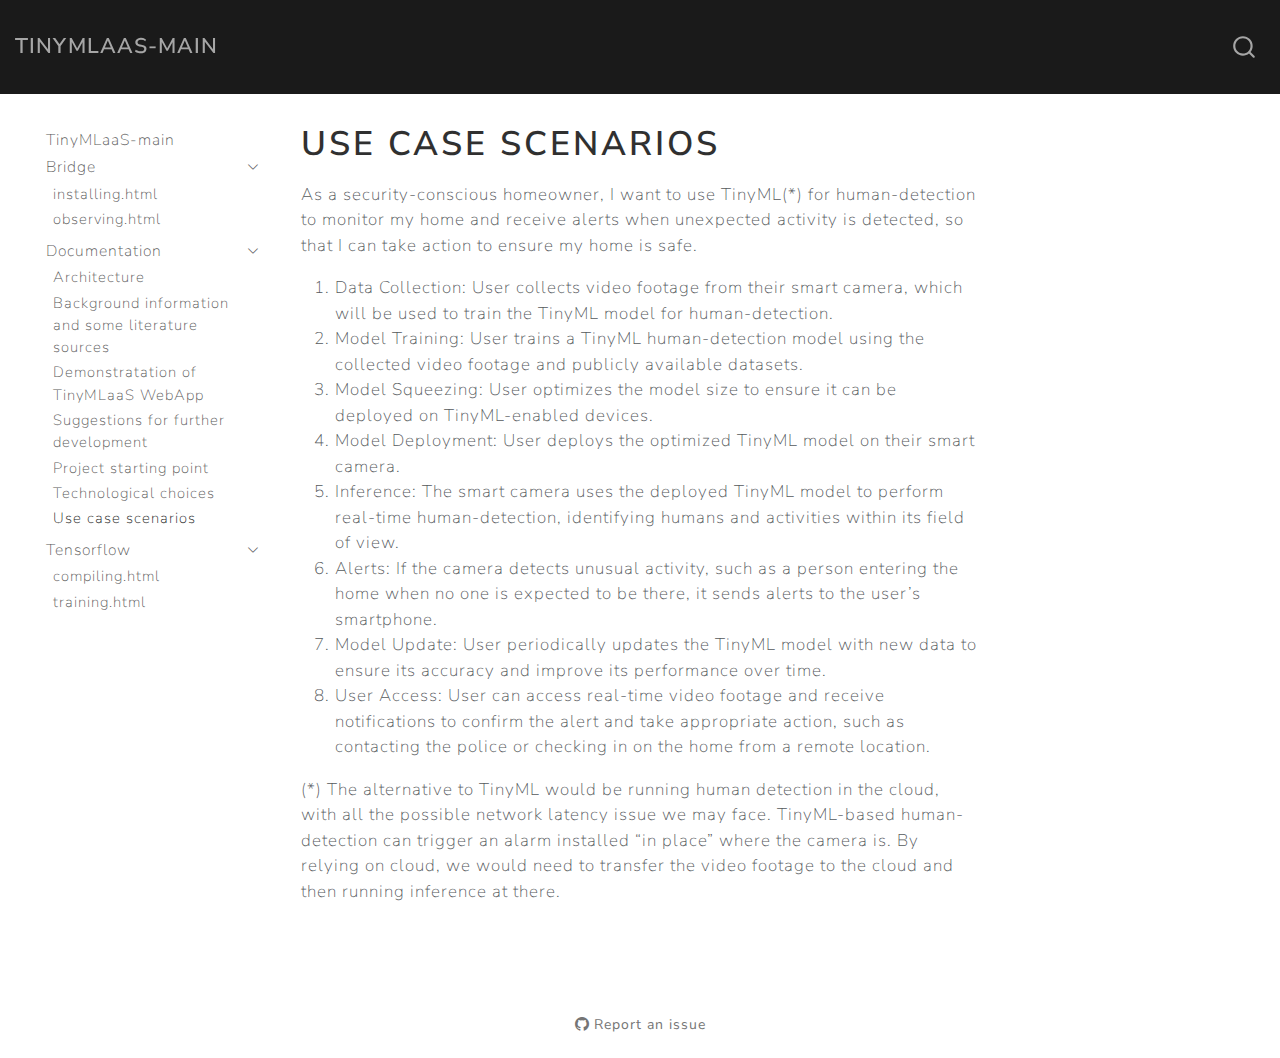
<file: Documentation/use_cases.html>
<!DOCTYPE html>
<html xmlns="http://www.w3.org/1999/xhtml" lang="en" xml:lang="en"><head>

<meta charset="utf-8">
<meta name="generator" content="quarto-1.3.433">

<meta name="viewport" content="width=device-width, initial-scale=1.0, user-scalable=yes">


<title>TinyMLaaS-main - Use case scenarios</title>
<style>
code{white-space: pre-wrap;}
span.smallcaps{font-variant: small-caps;}
div.columns{display: flex; gap: min(4vw, 1.5em);}
div.column{flex: auto; overflow-x: auto;}
div.hanging-indent{margin-left: 1.5em; text-indent: -1.5em;}
ul.task-list{list-style: none;}
ul.task-list li input[type="checkbox"] {
  width: 0.8em;
  margin: 0 0.8em 0.2em -1em; /* quarto-specific, see https://github.com/quarto-dev/quarto-cli/issues/4556 */ 
  vertical-align: middle;
}
</style>


<script src="../site_libs/quarto-nav/quarto-nav.js"></script>
<script src="../site_libs/quarto-nav/headroom.min.js"></script>
<script src="../site_libs/clipboard/clipboard.min.js"></script>
<script src="../site_libs/quarto-search/autocomplete.umd.js"></script>
<script src="../site_libs/quarto-search/fuse.min.js"></script>
<script src="../site_libs/quarto-search/quarto-search.js"></script>
<meta name="quarto:offset" content="../">
<script src="../site_libs/quarto-html/quarto.js"></script>
<script src="../site_libs/quarto-html/popper.min.js"></script>
<script src="../site_libs/quarto-html/tippy.umd.min.js"></script>
<script src="../site_libs/quarto-html/anchor.min.js"></script>
<link href="../site_libs/quarto-html/tippy.css" rel="stylesheet">
<link href="../site_libs/quarto-html/quarto-syntax-highlighting.css" rel="stylesheet" id="quarto-text-highlighting-styles">
<script src="../site_libs/bootstrap/bootstrap.min.js"></script>
<link href="../site_libs/bootstrap/bootstrap-icons.css" rel="stylesheet">
<link href="../site_libs/bootstrap/bootstrap.min.css" rel="stylesheet" id="quarto-bootstrap" data-mode="light">
<script id="quarto-search-options" type="application/json">{
  "location": "navbar",
  "copy-button": false,
  "collapse-after": 3,
  "panel-placement": "end",
  "type": "overlay",
  "limit": 20,
  "language": {
    "search-no-results-text": "No results",
    "search-matching-documents-text": "matching documents",
    "search-copy-link-title": "Copy link to search",
    "search-hide-matches-text": "Hide additional matches",
    "search-more-match-text": "more match in this document",
    "search-more-matches-text": "more matches in this document",
    "search-clear-button-title": "Clear",
    "search-detached-cancel-button-title": "Cancel",
    "search-submit-button-title": "Submit",
    "search-label": "Search"
  }
}</script>


<link rel="stylesheet" href="../styles.css">
<meta property="og:title" content="TinyMLaaS-main - Use case scenarios">
<meta property="og:description" content="">
<meta property="og:site-name" content="TinyMLaaS-main">
<meta name="twitter:title" content="TinyMLaaS-main - Use case scenarios">
<meta name="twitter:description" content="">
<meta name="twitter:card" content="summary">
</head>

<body class="nav-sidebar floating nav-fixed">

<div id="quarto-search-results"></div>
  <header id="quarto-header" class="headroom fixed-top">
    <nav class="navbar navbar-expand-lg navbar-dark ">
      <div class="navbar-container container-fluid">
      <div class="navbar-brand-container">
    <a class="navbar-brand" href="../index.html">
    <span class="navbar-title">TinyMLaaS-main</span>
    </a>
  </div>
        <div class="quarto-navbar-tools ms-auto">
</div>
          <div id="quarto-search" class="" title="Search"></div>
      </div> <!-- /container-fluid -->
    </nav>
  <nav class="quarto-secondary-nav">
    <div class="container-fluid d-flex">
      <button type="button" class="quarto-btn-toggle btn" data-bs-toggle="collapse" data-bs-target="#quarto-sidebar,#quarto-sidebar-glass" aria-controls="quarto-sidebar" aria-expanded="false" aria-label="Toggle sidebar navigation" onclick="if (window.quartoToggleHeadroom) { window.quartoToggleHeadroom(); }">
        <i class="bi bi-layout-text-sidebar-reverse"></i>
      </button>
      <nav class="quarto-page-breadcrumbs" aria-label="breadcrumb"><ol class="breadcrumb"><li class="breadcrumb-item"><a href="../Documentation/architecture.html">Documentation</a></li><li class="breadcrumb-item"><a href="../Documentation/use_cases.html">Use case scenarios</a></li></ol></nav>
      <a class="flex-grow-1" role="button" data-bs-toggle="collapse" data-bs-target="#quarto-sidebar,#quarto-sidebar-glass" aria-controls="quarto-sidebar" aria-expanded="false" aria-label="Toggle sidebar navigation" onclick="if (window.quartoToggleHeadroom) { window.quartoToggleHeadroom(); }">      
      </a>
    </div>
  </nav>
</header>
<!-- content -->
<div id="quarto-content" class="quarto-container page-columns page-rows-contents page-layout-article page-navbar">
<!-- sidebar -->
  <nav id="quarto-sidebar" class="sidebar collapse collapse-horizontal sidebar-navigation floating overflow-auto">
    <div class="sidebar-menu-container"> 
    <ul class="list-unstyled mt-1">
        <li class="sidebar-item">
  <div class="sidebar-item-container"> 
  <a href="../index.html" class="sidebar-item-text sidebar-link">
 <span class="menu-text">TinyMLaaS-main</span></a>
  </div>
</li>
        <li class="sidebar-item sidebar-item-section">
      <div class="sidebar-item-container"> 
            <a class="sidebar-item-text sidebar-link text-start" data-bs-toggle="collapse" data-bs-target="#quarto-sidebar-section-1" aria-expanded="true">
 <span class="menu-text">Bridge</span></a>
          <a class="sidebar-item-toggle text-start" data-bs-toggle="collapse" data-bs-target="#quarto-sidebar-section-1" aria-expanded="true" aria-label="Toggle section">
            <i class="bi bi-chevron-right ms-2"></i>
          </a> 
      </div>
      <ul id="quarto-sidebar-section-1" class="collapse list-unstyled sidebar-section depth1 show">  
          <li class="sidebar-item">
  <div class="sidebar-item-container"> 
  <a href="../Bridge/installing.html" class="sidebar-item-text sidebar-link">
 <span class="menu-text">installing.html</span></a>
  </div>
</li>
          <li class="sidebar-item">
  <div class="sidebar-item-container"> 
  <a href="../Bridge/observing.html" class="sidebar-item-text sidebar-link">
 <span class="menu-text">observing.html</span></a>
  </div>
</li>
      </ul>
  </li>
        <li class="sidebar-item sidebar-item-section">
      <div class="sidebar-item-container"> 
            <a class="sidebar-item-text sidebar-link text-start" data-bs-toggle="collapse" data-bs-target="#quarto-sidebar-section-2" aria-expanded="true">
 <span class="menu-text">Documentation</span></a>
          <a class="sidebar-item-toggle text-start" data-bs-toggle="collapse" data-bs-target="#quarto-sidebar-section-2" aria-expanded="true" aria-label="Toggle section">
            <i class="bi bi-chevron-right ms-2"></i>
          </a> 
      </div>
      <ul id="quarto-sidebar-section-2" class="collapse list-unstyled sidebar-section depth1 show">  
          <li class="sidebar-item">
  <div class="sidebar-item-container"> 
  <a href="../Documentation/architecture.html" class="sidebar-item-text sidebar-link">
 <span class="menu-text">Architecture</span></a>
  </div>
</li>
          <li class="sidebar-item">
  <div class="sidebar-item-container"> 
  <a href="../Documentation/background.html" class="sidebar-item-text sidebar-link">
 <span class="menu-text">Background information and some literature sources</span></a>
  </div>
</li>
          <li class="sidebar-item">
  <div class="sidebar-item-container"> 
  <a href="../Documentation/demonstration.html" class="sidebar-item-text sidebar-link">
 <span class="menu-text">Demonstratation of TinyMLaaS WebApp</span></a>
  </div>
</li>
          <li class="sidebar-item">
  <div class="sidebar-item-container"> 
  <a href="../Documentation/next_steps.html" class="sidebar-item-text sidebar-link">
 <span class="menu-text">Suggestions for further development</span></a>
  </div>
</li>
          <li class="sidebar-item">
  <div class="sidebar-item-container"> 
  <a href="../Documentation/software-project-summer-kick-off.html" class="sidebar-item-text sidebar-link">
 <span class="menu-text">Project starting point</span></a>
  </div>
</li>
          <li class="sidebar-item">
  <div class="sidebar-item-container"> 
  <a href="../Documentation/technologies.html" class="sidebar-item-text sidebar-link">
 <span class="menu-text">Technological choices</span></a>
  </div>
</li>
          <li class="sidebar-item">
  <div class="sidebar-item-container"> 
  <a href="../Documentation/use_cases.html" class="sidebar-item-text sidebar-link active">
 <span class="menu-text">Use case scenarios</span></a>
  </div>
</li>
      </ul>
  </li>
        <li class="sidebar-item sidebar-item-section">
      <div class="sidebar-item-container"> 
            <a class="sidebar-item-text sidebar-link text-start" data-bs-toggle="collapse" data-bs-target="#quarto-sidebar-section-3" aria-expanded="true">
 <span class="menu-text">Tensorflow</span></a>
          <a class="sidebar-item-toggle text-start" data-bs-toggle="collapse" data-bs-target="#quarto-sidebar-section-3" aria-expanded="true" aria-label="Toggle section">
            <i class="bi bi-chevron-right ms-2"></i>
          </a> 
      </div>
      <ul id="quarto-sidebar-section-3" class="collapse list-unstyled sidebar-section depth1 show">  
          <li class="sidebar-item">
  <div class="sidebar-item-container"> 
  <a href="../Tensorflow/compiling.html" class="sidebar-item-text sidebar-link">
 <span class="menu-text">compiling.html</span></a>
  </div>
</li>
          <li class="sidebar-item">
  <div class="sidebar-item-container"> 
  <a href="../Tensorflow/training.html" class="sidebar-item-text sidebar-link">
 <span class="menu-text">training.html</span></a>
  </div>
</li>
      </ul>
  </li>
    </ul>
    </div>
</nav>
<div id="quarto-sidebar-glass" data-bs-toggle="collapse" data-bs-target="#quarto-sidebar,#quarto-sidebar-glass"></div>
<!-- margin-sidebar -->
    <div id="quarto-margin-sidebar" class="sidebar margin-sidebar">
        
    </div>
<!-- main -->
<main class="content" id="quarto-document-content">

<header id="title-block-header" class="quarto-title-block default">
<div class="quarto-title">
<h1 class="title">Use case scenarios</h1>
</div>



<div class="quarto-title-meta">

    
  
    
  </div>
  

</header>

<!-- WARNING: THIS FILE WAS AUTOGENERATED! DO NOT EDIT! -->
<p>As a security-conscious homeowner, I want to use TinyML(*) for human-detection to monitor my home and receive alerts when unexpected activity is detected, so that I can take action to ensure my home is safe.</p>
<ol type="1">
<li>Data Collection: User collects video footage from their smart camera, which will be used to train the TinyML model for human-detection.</li>
<li>Model Training: User trains a TinyML human-detection model using the collected video footage and publicly available datasets.</li>
<li>Model Squeezing: User optimizes the model size to ensure it can be deployed on TinyML-enabled devices.</li>
<li>Model Deployment: User deploys the optimized TinyML model on their smart camera.</li>
<li>Inference: The smart camera uses the deployed TinyML model to perform real-time human-detection, identifying humans and activities within its field of view.</li>
<li>Alerts: If the camera detects unusual activity, such as a person entering the home when no one is expected to be there, it sends alerts to the user’s smartphone.</li>
<li>Model Update: User periodically updates the TinyML model with new data to ensure its accuracy and improve its performance over time.</li>
<li>User Access: User can access real-time video footage and receive notifications to confirm the alert and take appropriate action, such as contacting the police or checking in on the home from a remote location.</li>
</ol>
<p>(*) The alternative to TinyML would be running human detection in the cloud, with all the possible network latency issue we may face. TinyML-based human-detection can trigger an alarm installed “in place” where the camera is. By relying on cloud, we would need to transfer the video footage to the cloud and then running inference at there.</p>



</main> <!-- /main -->
<script id="quarto-html-after-body" type="application/javascript">
window.document.addEventListener("DOMContentLoaded", function (event) {
  const toggleBodyColorMode = (bsSheetEl) => {
    const mode = bsSheetEl.getAttribute("data-mode");
    const bodyEl = window.document.querySelector("body");
    if (mode === "dark") {
      bodyEl.classList.add("quarto-dark");
      bodyEl.classList.remove("quarto-light");
    } else {
      bodyEl.classList.add("quarto-light");
      bodyEl.classList.remove("quarto-dark");
    }
  }
  const toggleBodyColorPrimary = () => {
    const bsSheetEl = window.document.querySelector("link#quarto-bootstrap");
    if (bsSheetEl) {
      toggleBodyColorMode(bsSheetEl);
    }
  }
  toggleBodyColorPrimary();  
  const icon = "";
  const anchorJS = new window.AnchorJS();
  anchorJS.options = {
    placement: 'right',
    icon: icon
  };
  anchorJS.add('.anchored');
  const isCodeAnnotation = (el) => {
    for (const clz of el.classList) {
      if (clz.startsWith('code-annotation-')) {                     
        return true;
      }
    }
    return false;
  }
  const clipboard = new window.ClipboardJS('.code-copy-button', {
    text: function(trigger) {
      const codeEl = trigger.previousElementSibling.cloneNode(true);
      for (const childEl of codeEl.children) {
        if (isCodeAnnotation(childEl)) {
          childEl.remove();
        }
      }
      return codeEl.innerText;
    }
  });
  clipboard.on('success', function(e) {
    // button target
    const button = e.trigger;
    // don't keep focus
    button.blur();
    // flash "checked"
    button.classList.add('code-copy-button-checked');
    var currentTitle = button.getAttribute("title");
    button.setAttribute("title", "Copied!");
    let tooltip;
    if (window.bootstrap) {
      button.setAttribute("data-bs-toggle", "tooltip");
      button.setAttribute("data-bs-placement", "left");
      button.setAttribute("data-bs-title", "Copied!");
      tooltip = new bootstrap.Tooltip(button, 
        { trigger: "manual", 
          customClass: "code-copy-button-tooltip",
          offset: [0, -8]});
      tooltip.show();    
    }
    setTimeout(function() {
      if (tooltip) {
        tooltip.hide();
        button.removeAttribute("data-bs-title");
        button.removeAttribute("data-bs-toggle");
        button.removeAttribute("data-bs-placement");
      }
      button.setAttribute("title", currentTitle);
      button.classList.remove('code-copy-button-checked');
    }, 1000);
    // clear code selection
    e.clearSelection();
  });
  function tippyHover(el, contentFn) {
    const config = {
      allowHTML: true,
      content: contentFn,
      maxWidth: 500,
      delay: 100,
      arrow: false,
      appendTo: function(el) {
          return el.parentElement;
      },
      interactive: true,
      interactiveBorder: 10,
      theme: 'quarto',
      placement: 'bottom-start'
    };
    window.tippy(el, config); 
  }
  const noterefs = window.document.querySelectorAll('a[role="doc-noteref"]');
  for (var i=0; i<noterefs.length; i++) {
    const ref = noterefs[i];
    tippyHover(ref, function() {
      // use id or data attribute instead here
      let href = ref.getAttribute('data-footnote-href') || ref.getAttribute('href');
      try { href = new URL(href).hash; } catch {}
      const id = href.replace(/^#\/?/, "");
      const note = window.document.getElementById(id);
      return note.innerHTML;
    });
  }
      let selectedAnnoteEl;
      const selectorForAnnotation = ( cell, annotation) => {
        let cellAttr = 'data-code-cell="' + cell + '"';
        let lineAttr = 'data-code-annotation="' +  annotation + '"';
        const selector = 'span[' + cellAttr + '][' + lineAttr + ']';
        return selector;
      }
      const selectCodeLines = (annoteEl) => {
        const doc = window.document;
        const targetCell = annoteEl.getAttribute("data-target-cell");
        const targetAnnotation = annoteEl.getAttribute("data-target-annotation");
        const annoteSpan = window.document.querySelector(selectorForAnnotation(targetCell, targetAnnotation));
        const lines = annoteSpan.getAttribute("data-code-lines").split(",");
        const lineIds = lines.map((line) => {
          return targetCell + "-" + line;
        })
        let top = null;
        let height = null;
        let parent = null;
        if (lineIds.length > 0) {
            //compute the position of the single el (top and bottom and make a div)
            const el = window.document.getElementById(lineIds[0]);
            top = el.offsetTop;
            height = el.offsetHeight;
            parent = el.parentElement.parentElement;
          if (lineIds.length > 1) {
            const lastEl = window.document.getElementById(lineIds[lineIds.length - 1]);
            const bottom = lastEl.offsetTop + lastEl.offsetHeight;
            height = bottom - top;
          }
          if (top !== null && height !== null && parent !== null) {
            // cook up a div (if necessary) and position it 
            let div = window.document.getElementById("code-annotation-line-highlight");
            if (div === null) {
              div = window.document.createElement("div");
              div.setAttribute("id", "code-annotation-line-highlight");
              div.style.position = 'absolute';
              parent.appendChild(div);
            }
            div.style.top = top - 2 + "px";
            div.style.height = height + 4 + "px";
            let gutterDiv = window.document.getElementById("code-annotation-line-highlight-gutter");
            if (gutterDiv === null) {
              gutterDiv = window.document.createElement("div");
              gutterDiv.setAttribute("id", "code-annotation-line-highlight-gutter");
              gutterDiv.style.position = 'absolute';
              const codeCell = window.document.getElementById(targetCell);
              const gutter = codeCell.querySelector('.code-annotation-gutter');
              gutter.appendChild(gutterDiv);
            }
            gutterDiv.style.top = top - 2 + "px";
            gutterDiv.style.height = height + 4 + "px";
          }
          selectedAnnoteEl = annoteEl;
        }
      };
      const unselectCodeLines = () => {
        const elementsIds = ["code-annotation-line-highlight", "code-annotation-line-highlight-gutter"];
        elementsIds.forEach((elId) => {
          const div = window.document.getElementById(elId);
          if (div) {
            div.remove();
          }
        });
        selectedAnnoteEl = undefined;
      };
      // Attach click handler to the DT
      const annoteDls = window.document.querySelectorAll('dt[data-target-cell]');
      for (const annoteDlNode of annoteDls) {
        annoteDlNode.addEventListener('click', (event) => {
          const clickedEl = event.target;
          if (clickedEl !== selectedAnnoteEl) {
            unselectCodeLines();
            const activeEl = window.document.querySelector('dt[data-target-cell].code-annotation-active');
            if (activeEl) {
              activeEl.classList.remove('code-annotation-active');
            }
            selectCodeLines(clickedEl);
            clickedEl.classList.add('code-annotation-active');
          } else {
            // Unselect the line
            unselectCodeLines();
            clickedEl.classList.remove('code-annotation-active');
          }
        });
      }
  const findCites = (el) => {
    const parentEl = el.parentElement;
    if (parentEl) {
      const cites = parentEl.dataset.cites;
      if (cites) {
        return {
          el,
          cites: cites.split(' ')
        };
      } else {
        return findCites(el.parentElement)
      }
    } else {
      return undefined;
    }
  };
  var bibliorefs = window.document.querySelectorAll('a[role="doc-biblioref"]');
  for (var i=0; i<bibliorefs.length; i++) {
    const ref = bibliorefs[i];
    const citeInfo = findCites(ref);
    if (citeInfo) {
      tippyHover(citeInfo.el, function() {
        var popup = window.document.createElement('div');
        citeInfo.cites.forEach(function(cite) {
          var citeDiv = window.document.createElement('div');
          citeDiv.classList.add('hanging-indent');
          citeDiv.classList.add('csl-entry');
          var biblioDiv = window.document.getElementById('ref-' + cite);
          if (biblioDiv) {
            citeDiv.innerHTML = biblioDiv.innerHTML;
          }
          popup.appendChild(citeDiv);
        });
        return popup.innerHTML;
      });
    }
  }
});
</script>
</div> <!-- /content -->



<footer class="footer"><div class="nav-footer"><div class="nav-footer-center"><div class="toc-actions"><div><i class="bi bi-github"></i></div><div class="action-links"><p><a href="https://github.com/JeHugawa/TinyMLaaS-main/issues/new" class="toc-action">Report an issue</a></p></div></div></div></div></footer></body></html>
</file>
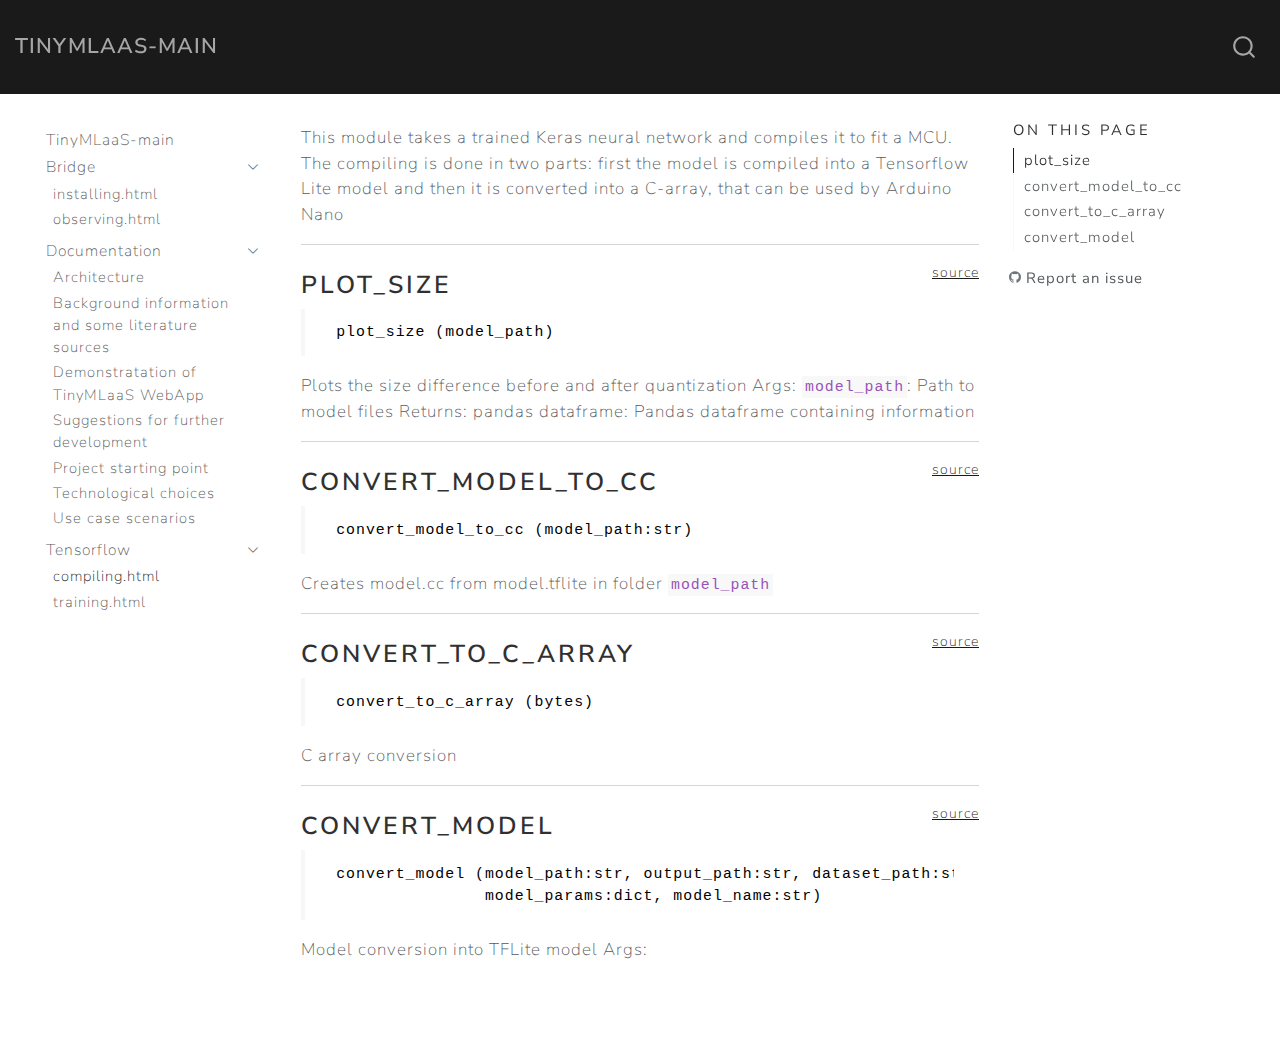
<file: Tensorflow/compiling.html>
<!DOCTYPE html>
<html xmlns="http://www.w3.org/1999/xhtml" lang="en" xml:lang="en"><head>

<meta charset="utf-8">
<meta name="generator" content="quarto-1.3.433">

<meta name="viewport" content="width=device-width, initial-scale=1.0, user-scalable=yes">


<title>TinyMLaaS-main – compiling</title>
<style>
code{white-space: pre-wrap;}
span.smallcaps{font-variant: small-caps;}
div.columns{display: flex; gap: min(4vw, 1.5em);}
div.column{flex: auto; overflow-x: auto;}
div.hanging-indent{margin-left: 1.5em; text-indent: -1.5em;}
ul.task-list{list-style: none;}
ul.task-list li input[type="checkbox"] {
  width: 0.8em;
  margin: 0 0.8em 0.2em -1em; /* quarto-specific, see https://github.com/quarto-dev/quarto-cli/issues/4556 */ 
  vertical-align: middle;
}
</style>


<script src="../site_libs/quarto-nav/quarto-nav.js"></script>
<script src="../site_libs/quarto-nav/headroom.min.js"></script>
<script src="../site_libs/clipboard/clipboard.min.js"></script>
<script src="../site_libs/quarto-search/autocomplete.umd.js"></script>
<script src="../site_libs/quarto-search/fuse.min.js"></script>
<script src="../site_libs/quarto-search/quarto-search.js"></script>
<meta name="quarto:offset" content="../">
<script src="../site_libs/quarto-html/quarto.js"></script>
<script src="../site_libs/quarto-html/popper.min.js"></script>
<script src="../site_libs/quarto-html/tippy.umd.min.js"></script>
<script src="../site_libs/quarto-html/anchor.min.js"></script>
<link href="../site_libs/quarto-html/tippy.css" rel="stylesheet">
<link href="../site_libs/quarto-html/quarto-syntax-highlighting.css" rel="stylesheet" id="quarto-text-highlighting-styles">
<script src="../site_libs/bootstrap/bootstrap.min.js"></script>
<link href="../site_libs/bootstrap/bootstrap-icons.css" rel="stylesheet">
<link href="../site_libs/bootstrap/bootstrap.min.css" rel="stylesheet" id="quarto-bootstrap" data-mode="light">
<script id="quarto-search-options" type="application/json">{
  "location": "navbar",
  "copy-button": false,
  "collapse-after": 3,
  "panel-placement": "end",
  "type": "overlay",
  "limit": 20,
  "language": {
    "search-no-results-text": "No results",
    "search-matching-documents-text": "matching documents",
    "search-copy-link-title": "Copy link to search",
    "search-hide-matches-text": "Hide additional matches",
    "search-more-match-text": "more match in this document",
    "search-more-matches-text": "more matches in this document",
    "search-clear-button-title": "Clear",
    "search-detached-cancel-button-title": "Cancel",
    "search-submit-button-title": "Submit",
    "search-label": "Search"
  }
}</script>


<link rel="stylesheet" href="../styles.css">
</head>

<body class="nav-sidebar floating nav-fixed">

<div id="quarto-search-results"></div>
  <header id="quarto-header" class="headroom fixed-top">
    <nav class="navbar navbar-expand-lg navbar-dark ">
      <div class="navbar-container container-fluid">
      <div class="navbar-brand-container">
    <a class="navbar-brand" href="../index.html">
    <span class="navbar-title">TinyMLaaS-main</span>
    </a>
  </div>
        <div class="quarto-navbar-tools ms-auto">
</div>
          <div id="quarto-search" class="" title="Search"></div>
      </div> <!-- /container-fluid -->
    </nav>
  <nav class="quarto-secondary-nav">
    <div class="container-fluid d-flex">
      <button type="button" class="quarto-btn-toggle btn" data-bs-toggle="collapse" data-bs-target="#quarto-sidebar,#quarto-sidebar-glass" aria-controls="quarto-sidebar" aria-expanded="false" aria-label="Toggle sidebar navigation" onclick="if (window.quartoToggleHeadroom) { window.quartoToggleHeadroom(); }">
        <i class="bi bi-layout-text-sidebar-reverse"></i>
      </button>
      <nav class="quarto-page-breadcrumbs" aria-label="breadcrumb"><ol class="breadcrumb"><li class="breadcrumb-item"><a href="../Tensorflow/compiling.html">Tensorflow</a></li><li class="breadcrumb-item"><a href="../Tensorflow/compiling.html">compiling.html</a></li></ol></nav>
      <a class="flex-grow-1" role="button" data-bs-toggle="collapse" data-bs-target="#quarto-sidebar,#quarto-sidebar-glass" aria-controls="quarto-sidebar" aria-expanded="false" aria-label="Toggle sidebar navigation" onclick="if (window.quartoToggleHeadroom) { window.quartoToggleHeadroom(); }">      
      </a>
    </div>
  </nav>
</header>
<!-- content -->
<div id="quarto-content" class="quarto-container page-columns page-rows-contents page-layout-article page-navbar">
<!-- sidebar -->
  <nav id="quarto-sidebar" class="sidebar collapse collapse-horizontal sidebar-navigation floating overflow-auto">
    <div class="sidebar-menu-container"> 
    <ul class="list-unstyled mt-1">
        <li class="sidebar-item">
  <div class="sidebar-item-container"> 
  <a href="../index.html" class="sidebar-item-text sidebar-link">
 <span class="menu-text">TinyMLaaS-main</span></a>
  </div>
</li>
        <li class="sidebar-item sidebar-item-section">
      <div class="sidebar-item-container"> 
            <a class="sidebar-item-text sidebar-link text-start" data-bs-toggle="collapse" data-bs-target="#quarto-sidebar-section-1" aria-expanded="true">
 <span class="menu-text">Bridge</span></a>
          <a class="sidebar-item-toggle text-start" data-bs-toggle="collapse" data-bs-target="#quarto-sidebar-section-1" aria-expanded="true" aria-label="Toggle section">
            <i class="bi bi-chevron-right ms-2"></i>
          </a> 
      </div>
      <ul id="quarto-sidebar-section-1" class="collapse list-unstyled sidebar-section depth1 show">  
          <li class="sidebar-item">
  <div class="sidebar-item-container"> 
  <a href="../Bridge/installing.html" class="sidebar-item-text sidebar-link">
 <span class="menu-text">installing.html</span></a>
  </div>
</li>
          <li class="sidebar-item">
  <div class="sidebar-item-container"> 
  <a href="../Bridge/observing.html" class="sidebar-item-text sidebar-link">
 <span class="menu-text">observing.html</span></a>
  </div>
</li>
      </ul>
  </li>
        <li class="sidebar-item sidebar-item-section">
      <div class="sidebar-item-container"> 
            <a class="sidebar-item-text sidebar-link text-start" data-bs-toggle="collapse" data-bs-target="#quarto-sidebar-section-2" aria-expanded="true">
 <span class="menu-text">Documentation</span></a>
          <a class="sidebar-item-toggle text-start" data-bs-toggle="collapse" data-bs-target="#quarto-sidebar-section-2" aria-expanded="true" aria-label="Toggle section">
            <i class="bi bi-chevron-right ms-2"></i>
          </a> 
      </div>
      <ul id="quarto-sidebar-section-2" class="collapse list-unstyled sidebar-section depth1 show">  
          <li class="sidebar-item">
  <div class="sidebar-item-container"> 
  <a href="../Documentation/architecture.html" class="sidebar-item-text sidebar-link">
 <span class="menu-text">Architecture</span></a>
  </div>
</li>
          <li class="sidebar-item">
  <div class="sidebar-item-container"> 
  <a href="../Documentation/background.html" class="sidebar-item-text sidebar-link">
 <span class="menu-text">Background information and some literature sources</span></a>
  </div>
</li>
          <li class="sidebar-item">
  <div class="sidebar-item-container"> 
  <a href="../Documentation/demonstration.html" class="sidebar-item-text sidebar-link">
 <span class="menu-text">Demonstratation of TinyMLaaS WebApp</span></a>
  </div>
</li>
          <li class="sidebar-item">
  <div class="sidebar-item-container"> 
  <a href="../Documentation/next_steps.html" class="sidebar-item-text sidebar-link">
 <span class="menu-text">Suggestions for further development</span></a>
  </div>
</li>
          <li class="sidebar-item">
  <div class="sidebar-item-container"> 
  <a href="../Documentation/software-project-summer-kick-off.html" class="sidebar-item-text sidebar-link">
 <span class="menu-text">Project starting point</span></a>
  </div>
</li>
          <li class="sidebar-item">
  <div class="sidebar-item-container"> 
  <a href="../Documentation/technologies.html" class="sidebar-item-text sidebar-link">
 <span class="menu-text">Technological choices</span></a>
  </div>
</li>
          <li class="sidebar-item">
  <div class="sidebar-item-container"> 
  <a href="../Documentation/use_cases.html" class="sidebar-item-text sidebar-link">
 <span class="menu-text">Use case scenarios</span></a>
  </div>
</li>
      </ul>
  </li>
        <li class="sidebar-item sidebar-item-section">
      <div class="sidebar-item-container"> 
            <a class="sidebar-item-text sidebar-link text-start" data-bs-toggle="collapse" data-bs-target="#quarto-sidebar-section-3" aria-expanded="true">
 <span class="menu-text">Tensorflow</span></a>
          <a class="sidebar-item-toggle text-start" data-bs-toggle="collapse" data-bs-target="#quarto-sidebar-section-3" aria-expanded="true" aria-label="Toggle section">
            <i class="bi bi-chevron-right ms-2"></i>
          </a> 
      </div>
      <ul id="quarto-sidebar-section-3" class="collapse list-unstyled sidebar-section depth1 show">  
          <li class="sidebar-item">
  <div class="sidebar-item-container"> 
  <a href="../Tensorflow/compiling.html" class="sidebar-item-text sidebar-link active">
 <span class="menu-text">compiling.html</span></a>
  </div>
</li>
          <li class="sidebar-item">
  <div class="sidebar-item-container"> 
  <a href="../Tensorflow/training.html" class="sidebar-item-text sidebar-link">
 <span class="menu-text">training.html</span></a>
  </div>
</li>
      </ul>
  </li>
    </ul>
    </div>
</nav>
<div id="quarto-sidebar-glass" data-bs-toggle="collapse" data-bs-target="#quarto-sidebar,#quarto-sidebar-glass"></div>
<!-- margin-sidebar -->
    <div id="quarto-margin-sidebar" class="sidebar margin-sidebar">
        <nav id="TOC" role="doc-toc" class="toc-active">
    <h2 id="toc-title">On this page</h2>
   
  <ul>
  <li><a href="#plot_size" id="toc-plot_size" class="nav-link active" data-scroll-target="#plot_size">plot_size</a></li>
  <li><a href="#convert_model_to_cc" id="toc-convert_model_to_cc" class="nav-link" data-scroll-target="#convert_model_to_cc">convert_model_to_cc</a></li>
  <li><a href="#convert_to_c_array" id="toc-convert_to_c_array" class="nav-link" data-scroll-target="#convert_to_c_array">convert_to_c_array</a></li>
  <li><a href="#convert_model" id="toc-convert_model" class="nav-link" data-scroll-target="#convert_model">convert_model</a></li>
  </ul>
<div class="toc-actions"><div><i class="bi bi-github"></i></div><div class="action-links"><p><a href="https://github.com/JeHugawa/TinyMLaaS-main/issues/new" class="toc-action">Report an issue</a></p></div></div></nav>
    </div>
<!-- main -->
<main class="content" id="quarto-document-content">



<!-- WARNING: THIS FILE WAS AUTOGENERATED! DO NOT EDIT! -->
<p>This module takes a trained Keras neural network and compiles it to fit a MCU. The compiling is done in two parts: first the model is compiled into a Tensorflow Lite model and then it is converted into a C-array, that can be used by Arduino Nano</p>
<hr>
<p><a href="https://github.com/JeHugawa/TinyMLaaS-main/blob/main/TinyMLaaS_main/compiling.py#L91" target="_blank" style="float:right; font-size:smaller">source</a></p>
<section id="plot_size" class="level3">
<h3 class="anchored" data-anchor-id="plot_size">plot_size</h3>
<blockquote class="blockquote">
<pre><code> plot_size (model_path)</code></pre>
</blockquote>
<p>Plots the size difference before and after quantization Args: <code>model_path</code>: Path to model files Returns: pandas dataframe: Pandas dataframe containing information</p>
<hr>
<p><a href="https://github.com/JeHugawa/TinyMLaaS-main/blob/main/TinyMLaaS_main/compiling.py#L82" target="_blank" style="float:right; font-size:smaller">source</a></p>
</section>
<section id="convert_model_to_cc" class="level3">
<h3 class="anchored" data-anchor-id="convert_model_to_cc">convert_model_to_cc</h3>
<blockquote class="blockquote">
<pre><code> convert_model_to_cc (model_path:str)</code></pre>
</blockquote>
<p>Creates model.cc from model.tflite in folder <code>model_path</code></p>
<hr>
<p><a href="https://github.com/JeHugawa/TinyMLaaS-main/blob/main/TinyMLaaS_main/compiling.py#L73" target="_blank" style="float:right; font-size:smaller">source</a></p>
</section>
<section id="convert_to_c_array" class="level3">
<h3 class="anchored" data-anchor-id="convert_to_c_array">convert_to_c_array</h3>
<blockquote class="blockquote">
<pre><code> convert_to_c_array (bytes)</code></pre>
</blockquote>
<p>C array conversion</p>
<hr>
<p><a href="https://github.com/JeHugawa/TinyMLaaS-main/blob/main/TinyMLaaS_main/compiling.py#L15" target="_blank" style="float:right; font-size:smaller">source</a></p>
</section>
<section id="convert_model" class="level3">
<h3 class="anchored" data-anchor-id="convert_model">convert_model</h3>
<blockquote class="blockquote">
<pre><code> convert_model (model_path:str, output_path:str, dataset_path:str,
                model_params:dict, model_name:str)</code></pre>
</blockquote>
<p>Model conversion into TFLite model Args:</p>


</section>

</main> <!-- /main -->
<script id="quarto-html-after-body" type="application/javascript">
window.document.addEventListener("DOMContentLoaded", function (event) {
  const toggleBodyColorMode = (bsSheetEl) => {
    const mode = bsSheetEl.getAttribute("data-mode");
    const bodyEl = window.document.querySelector("body");
    if (mode === "dark") {
      bodyEl.classList.add("quarto-dark");
      bodyEl.classList.remove("quarto-light");
    } else {
      bodyEl.classList.add("quarto-light");
      bodyEl.classList.remove("quarto-dark");
    }
  }
  const toggleBodyColorPrimary = () => {
    const bsSheetEl = window.document.querySelector("link#quarto-bootstrap");
    if (bsSheetEl) {
      toggleBodyColorMode(bsSheetEl);
    }
  }
  toggleBodyColorPrimary();  
  const icon = "";
  const anchorJS = new window.AnchorJS();
  anchorJS.options = {
    placement: 'right',
    icon: icon
  };
  anchorJS.add('.anchored');
  const isCodeAnnotation = (el) => {
    for (const clz of el.classList) {
      if (clz.startsWith('code-annotation-')) {                     
        return true;
      }
    }
    return false;
  }
  const clipboard = new window.ClipboardJS('.code-copy-button', {
    text: function(trigger) {
      const codeEl = trigger.previousElementSibling.cloneNode(true);
      for (const childEl of codeEl.children) {
        if (isCodeAnnotation(childEl)) {
          childEl.remove();
        }
      }
      return codeEl.innerText;
    }
  });
  clipboard.on('success', function(e) {
    // button target
    const button = e.trigger;
    // don't keep focus
    button.blur();
    // flash "checked"
    button.classList.add('code-copy-button-checked');
    var currentTitle = button.getAttribute("title");
    button.setAttribute("title", "Copied!");
    let tooltip;
    if (window.bootstrap) {
      button.setAttribute("data-bs-toggle", "tooltip");
      button.setAttribute("data-bs-placement", "left");
      button.setAttribute("data-bs-title", "Copied!");
      tooltip = new bootstrap.Tooltip(button, 
        { trigger: "manual", 
          customClass: "code-copy-button-tooltip",
          offset: [0, -8]});
      tooltip.show();    
    }
    setTimeout(function() {
      if (tooltip) {
        tooltip.hide();
        button.removeAttribute("data-bs-title");
        button.removeAttribute("data-bs-toggle");
        button.removeAttribute("data-bs-placement");
      }
      button.setAttribute("title", currentTitle);
      button.classList.remove('code-copy-button-checked');
    }, 1000);
    // clear code selection
    e.clearSelection();
  });
  function tippyHover(el, contentFn) {
    const config = {
      allowHTML: true,
      content: contentFn,
      maxWidth: 500,
      delay: 100,
      arrow: false,
      appendTo: function(el) {
          return el.parentElement;
      },
      interactive: true,
      interactiveBorder: 10,
      theme: 'quarto',
      placement: 'bottom-start'
    };
    window.tippy(el, config); 
  }
  const noterefs = window.document.querySelectorAll('a[role="doc-noteref"]');
  for (var i=0; i<noterefs.length; i++) {
    const ref = noterefs[i];
    tippyHover(ref, function() {
      // use id or data attribute instead here
      let href = ref.getAttribute('data-footnote-href') || ref.getAttribute('href');
      try { href = new URL(href).hash; } catch {}
      const id = href.replace(/^#\/?/, "");
      const note = window.document.getElementById(id);
      return note.innerHTML;
    });
  }
      let selectedAnnoteEl;
      const selectorForAnnotation = ( cell, annotation) => {
        let cellAttr = 'data-code-cell="' + cell + '"';
        let lineAttr = 'data-code-annotation="' +  annotation + '"';
        const selector = 'span[' + cellAttr + '][' + lineAttr + ']';
        return selector;
      }
      const selectCodeLines = (annoteEl) => {
        const doc = window.document;
        const targetCell = annoteEl.getAttribute("data-target-cell");
        const targetAnnotation = annoteEl.getAttribute("data-target-annotation");
        const annoteSpan = window.document.querySelector(selectorForAnnotation(targetCell, targetAnnotation));
        const lines = annoteSpan.getAttribute("data-code-lines").split(",");
        const lineIds = lines.map((line) => {
          return targetCell + "-" + line;
        })
        let top = null;
        let height = null;
        let parent = null;
        if (lineIds.length > 0) {
            //compute the position of the single el (top and bottom and make a div)
            const el = window.document.getElementById(lineIds[0]);
            top = el.offsetTop;
            height = el.offsetHeight;
            parent = el.parentElement.parentElement;
          if (lineIds.length > 1) {
            const lastEl = window.document.getElementById(lineIds[lineIds.length - 1]);
            const bottom = lastEl.offsetTop + lastEl.offsetHeight;
            height = bottom - top;
          }
          if (top !== null && height !== null && parent !== null) {
            // cook up a div (if necessary) and position it 
            let div = window.document.getElementById("code-annotation-line-highlight");
            if (div === null) {
              div = window.document.createElement("div");
              div.setAttribute("id", "code-annotation-line-highlight");
              div.style.position = 'absolute';
              parent.appendChild(div);
            }
            div.style.top = top - 2 + "px";
            div.style.height = height + 4 + "px";
            let gutterDiv = window.document.getElementById("code-annotation-line-highlight-gutter");
            if (gutterDiv === null) {
              gutterDiv = window.document.createElement("div");
              gutterDiv.setAttribute("id", "code-annotation-line-highlight-gutter");
              gutterDiv.style.position = 'absolute';
              const codeCell = window.document.getElementById(targetCell);
              const gutter = codeCell.querySelector('.code-annotation-gutter');
              gutter.appendChild(gutterDiv);
            }
            gutterDiv.style.top = top - 2 + "px";
            gutterDiv.style.height = height + 4 + "px";
          }
          selectedAnnoteEl = annoteEl;
        }
      };
      const unselectCodeLines = () => {
        const elementsIds = ["code-annotation-line-highlight", "code-annotation-line-highlight-gutter"];
        elementsIds.forEach((elId) => {
          const div = window.document.getElementById(elId);
          if (div) {
            div.remove();
          }
        });
        selectedAnnoteEl = undefined;
      };
      // Attach click handler to the DT
      const annoteDls = window.document.querySelectorAll('dt[data-target-cell]');
      for (const annoteDlNode of annoteDls) {
        annoteDlNode.addEventListener('click', (event) => {
          const clickedEl = event.target;
          if (clickedEl !== selectedAnnoteEl) {
            unselectCodeLines();
            const activeEl = window.document.querySelector('dt[data-target-cell].code-annotation-active');
            if (activeEl) {
              activeEl.classList.remove('code-annotation-active');
            }
            selectCodeLines(clickedEl);
            clickedEl.classList.add('code-annotation-active');
          } else {
            // Unselect the line
            unselectCodeLines();
            clickedEl.classList.remove('code-annotation-active');
          }
        });
      }
  const findCites = (el) => {
    const parentEl = el.parentElement;
    if (parentEl) {
      const cites = parentEl.dataset.cites;
      if (cites) {
        return {
          el,
          cites: cites.split(' ')
        };
      } else {
        return findCites(el.parentElement)
      }
    } else {
      return undefined;
    }
  };
  var bibliorefs = window.document.querySelectorAll('a[role="doc-biblioref"]');
  for (var i=0; i<bibliorefs.length; i++) {
    const ref = bibliorefs[i];
    const citeInfo = findCites(ref);
    if (citeInfo) {
      tippyHover(citeInfo.el, function() {
        var popup = window.document.createElement('div');
        citeInfo.cites.forEach(function(cite) {
          var citeDiv = window.document.createElement('div');
          citeDiv.classList.add('hanging-indent');
          citeDiv.classList.add('csl-entry');
          var biblioDiv = window.document.getElementById('ref-' + cite);
          if (biblioDiv) {
            citeDiv.innerHTML = biblioDiv.innerHTML;
          }
          popup.appendChild(citeDiv);
        });
        return popup.innerHTML;
      });
    }
  }
});
</script>
</div> <!-- /content -->



</body></html>
</file>
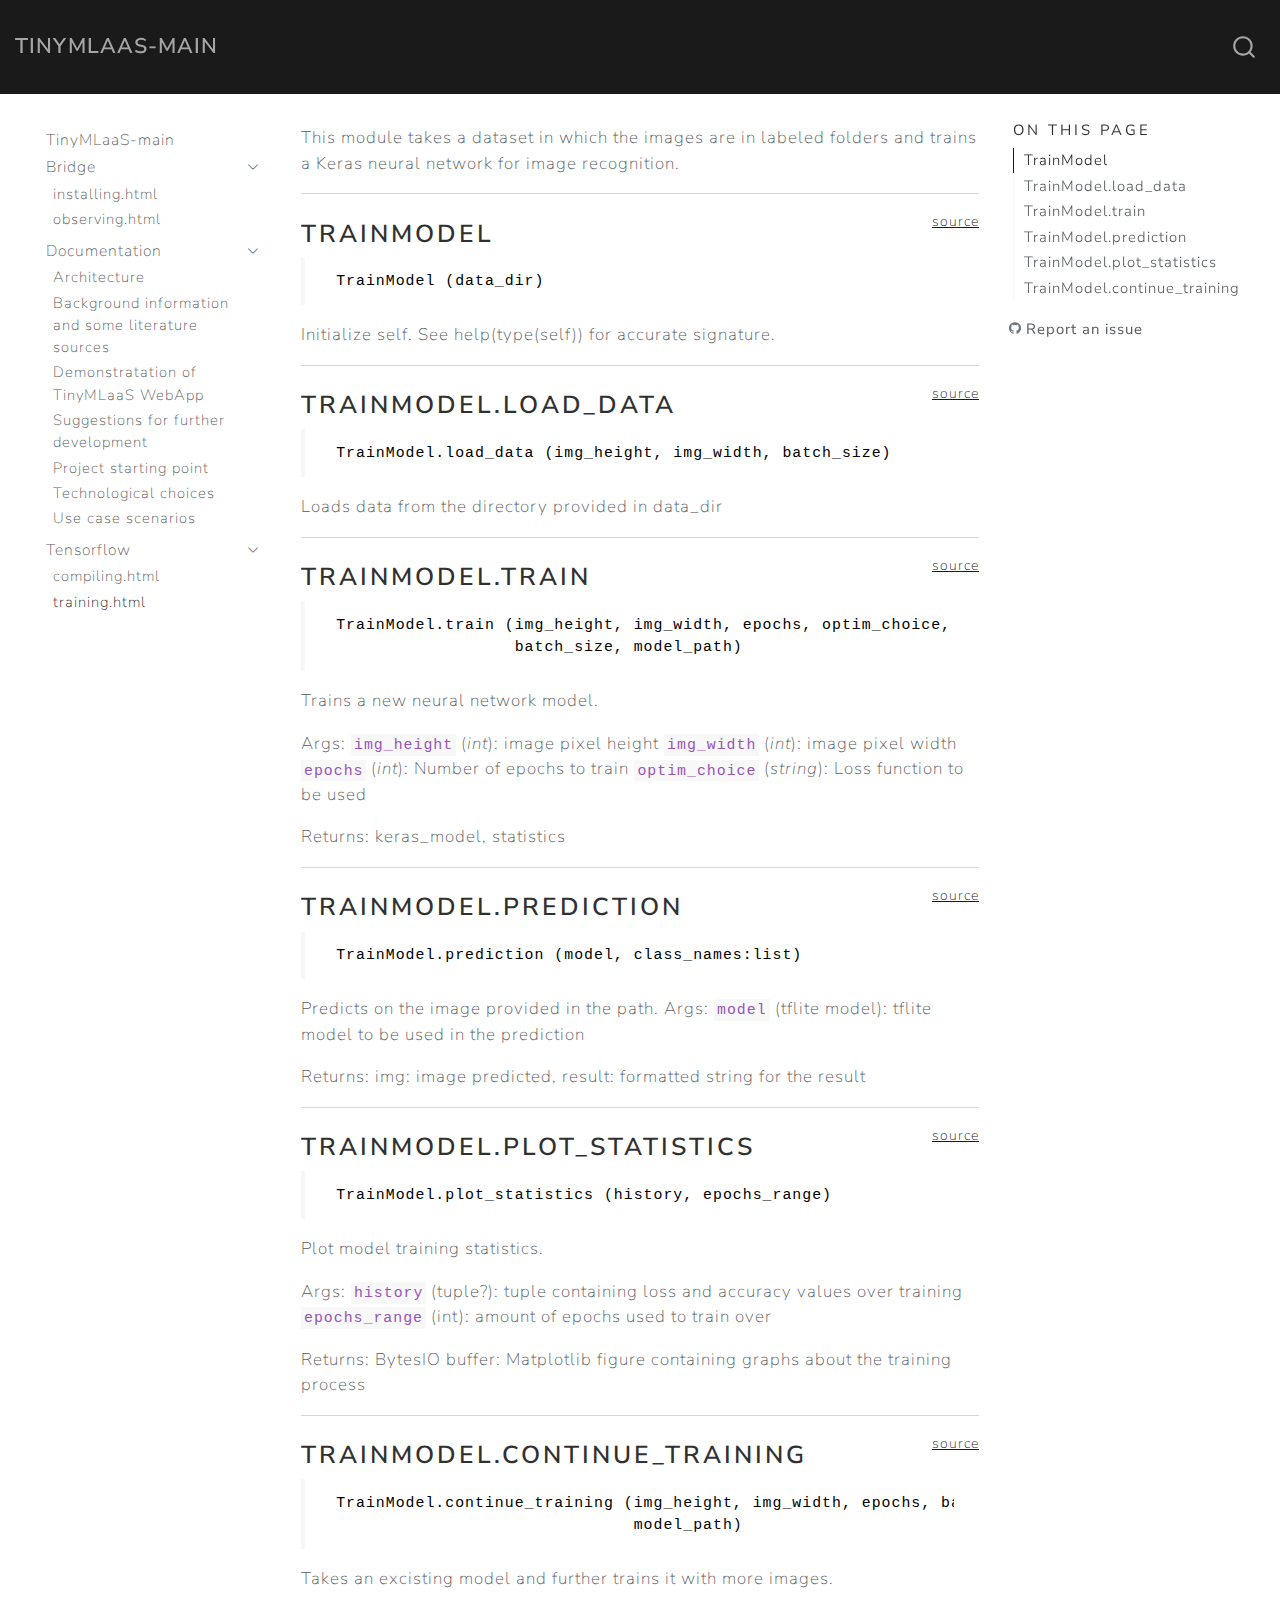
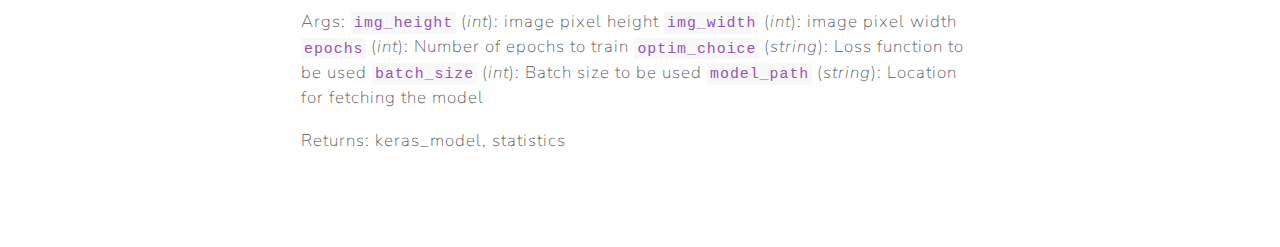
<file: Tensorflow/training.html>
<!DOCTYPE html>
<html xmlns="http://www.w3.org/1999/xhtml" lang="en" xml:lang="en"><head>

<meta charset="utf-8">
<meta name="generator" content="quarto-1.3.433">

<meta name="viewport" content="width=device-width, initial-scale=1.0, user-scalable=yes">


<title>TinyMLaaS-main – training</title>
<style>
code{white-space: pre-wrap;}
span.smallcaps{font-variant: small-caps;}
div.columns{display: flex; gap: min(4vw, 1.5em);}
div.column{flex: auto; overflow-x: auto;}
div.hanging-indent{margin-left: 1.5em; text-indent: -1.5em;}
ul.task-list{list-style: none;}
ul.task-list li input[type="checkbox"] {
  width: 0.8em;
  margin: 0 0.8em 0.2em -1em; /* quarto-specific, see https://github.com/quarto-dev/quarto-cli/issues/4556 */ 
  vertical-align: middle;
}
</style>


<script src="../site_libs/quarto-nav/quarto-nav.js"></script>
<script src="../site_libs/quarto-nav/headroom.min.js"></script>
<script src="../site_libs/clipboard/clipboard.min.js"></script>
<script src="../site_libs/quarto-search/autocomplete.umd.js"></script>
<script src="../site_libs/quarto-search/fuse.min.js"></script>
<script src="../site_libs/quarto-search/quarto-search.js"></script>
<meta name="quarto:offset" content="../">
<script src="../site_libs/quarto-html/quarto.js"></script>
<script src="../site_libs/quarto-html/popper.min.js"></script>
<script src="../site_libs/quarto-html/tippy.umd.min.js"></script>
<script src="../site_libs/quarto-html/anchor.min.js"></script>
<link href="../site_libs/quarto-html/tippy.css" rel="stylesheet">
<link href="../site_libs/quarto-html/quarto-syntax-highlighting.css" rel="stylesheet" id="quarto-text-highlighting-styles">
<script src="../site_libs/bootstrap/bootstrap.min.js"></script>
<link href="../site_libs/bootstrap/bootstrap-icons.css" rel="stylesheet">
<link href="../site_libs/bootstrap/bootstrap.min.css" rel="stylesheet" id="quarto-bootstrap" data-mode="light">
<script id="quarto-search-options" type="application/json">{
  "location": "navbar",
  "copy-button": false,
  "collapse-after": 3,
  "panel-placement": "end",
  "type": "overlay",
  "limit": 20,
  "language": {
    "search-no-results-text": "No results",
    "search-matching-documents-text": "matching documents",
    "search-copy-link-title": "Copy link to search",
    "search-hide-matches-text": "Hide additional matches",
    "search-more-match-text": "more match in this document",
    "search-more-matches-text": "more matches in this document",
    "search-clear-button-title": "Clear",
    "search-detached-cancel-button-title": "Cancel",
    "search-submit-button-title": "Submit",
    "search-label": "Search"
  }
}</script>


<link rel="stylesheet" href="../styles.css">
</head>

<body class="nav-sidebar floating nav-fixed">

<div id="quarto-search-results"></div>
  <header id="quarto-header" class="headroom fixed-top">
    <nav class="navbar navbar-expand-lg navbar-dark ">
      <div class="navbar-container container-fluid">
      <div class="navbar-brand-container">
    <a class="navbar-brand" href="../index.html">
    <span class="navbar-title">TinyMLaaS-main</span>
    </a>
  </div>
        <div class="quarto-navbar-tools ms-auto">
</div>
          <div id="quarto-search" class="" title="Search"></div>
      </div> <!-- /container-fluid -->
    </nav>
  <nav class="quarto-secondary-nav">
    <div class="container-fluid d-flex">
      <button type="button" class="quarto-btn-toggle btn" data-bs-toggle="collapse" data-bs-target="#quarto-sidebar,#quarto-sidebar-glass" aria-controls="quarto-sidebar" aria-expanded="false" aria-label="Toggle sidebar navigation" onclick="if (window.quartoToggleHeadroom) { window.quartoToggleHeadroom(); }">
        <i class="bi bi-layout-text-sidebar-reverse"></i>
      </button>
      <nav class="quarto-page-breadcrumbs" aria-label="breadcrumb"><ol class="breadcrumb"><li class="breadcrumb-item"><a href="../Tensorflow/compiling.html">Tensorflow</a></li><li class="breadcrumb-item"><a href="../Tensorflow/training.html">training.html</a></li></ol></nav>
      <a class="flex-grow-1" role="button" data-bs-toggle="collapse" data-bs-target="#quarto-sidebar,#quarto-sidebar-glass" aria-controls="quarto-sidebar" aria-expanded="false" aria-label="Toggle sidebar navigation" onclick="if (window.quartoToggleHeadroom) { window.quartoToggleHeadroom(); }">      
      </a>
    </div>
  </nav>
</header>
<!-- content -->
<div id="quarto-content" class="quarto-container page-columns page-rows-contents page-layout-article page-navbar">
<!-- sidebar -->
  <nav id="quarto-sidebar" class="sidebar collapse collapse-horizontal sidebar-navigation floating overflow-auto">
    <div class="sidebar-menu-container"> 
    <ul class="list-unstyled mt-1">
        <li class="sidebar-item">
  <div class="sidebar-item-container"> 
  <a href="../index.html" class="sidebar-item-text sidebar-link">
 <span class="menu-text">TinyMLaaS-main</span></a>
  </div>
</li>
        <li class="sidebar-item sidebar-item-section">
      <div class="sidebar-item-container"> 
            <a class="sidebar-item-text sidebar-link text-start" data-bs-toggle="collapse" data-bs-target="#quarto-sidebar-section-1" aria-expanded="true">
 <span class="menu-text">Bridge</span></a>
          <a class="sidebar-item-toggle text-start" data-bs-toggle="collapse" data-bs-target="#quarto-sidebar-section-1" aria-expanded="true" aria-label="Toggle section">
            <i class="bi bi-chevron-right ms-2"></i>
          </a> 
      </div>
      <ul id="quarto-sidebar-section-1" class="collapse list-unstyled sidebar-section depth1 show">  
          <li class="sidebar-item">
  <div class="sidebar-item-container"> 
  <a href="../Bridge/installing.html" class="sidebar-item-text sidebar-link">
 <span class="menu-text">installing.html</span></a>
  </div>
</li>
          <li class="sidebar-item">
  <div class="sidebar-item-container"> 
  <a href="../Bridge/observing.html" class="sidebar-item-text sidebar-link">
 <span class="menu-text">observing.html</span></a>
  </div>
</li>
      </ul>
  </li>
        <li class="sidebar-item sidebar-item-section">
      <div class="sidebar-item-container"> 
            <a class="sidebar-item-text sidebar-link text-start" data-bs-toggle="collapse" data-bs-target="#quarto-sidebar-section-2" aria-expanded="true">
 <span class="menu-text">Documentation</span></a>
          <a class="sidebar-item-toggle text-start" data-bs-toggle="collapse" data-bs-target="#quarto-sidebar-section-2" aria-expanded="true" aria-label="Toggle section">
            <i class="bi bi-chevron-right ms-2"></i>
          </a> 
      </div>
      <ul id="quarto-sidebar-section-2" class="collapse list-unstyled sidebar-section depth1 show">  
          <li class="sidebar-item">
  <div class="sidebar-item-container"> 
  <a href="../Documentation/architecture.html" class="sidebar-item-text sidebar-link">
 <span class="menu-text">Architecture</span></a>
  </div>
</li>
          <li class="sidebar-item">
  <div class="sidebar-item-container"> 
  <a href="../Documentation/background.html" class="sidebar-item-text sidebar-link">
 <span class="menu-text">Background information and some literature sources</span></a>
  </div>
</li>
          <li class="sidebar-item">
  <div class="sidebar-item-container"> 
  <a href="../Documentation/demonstration.html" class="sidebar-item-text sidebar-link">
 <span class="menu-text">Demonstratation of TinyMLaaS WebApp</span></a>
  </div>
</li>
          <li class="sidebar-item">
  <div class="sidebar-item-container"> 
  <a href="../Documentation/next_steps.html" class="sidebar-item-text sidebar-link">
 <span class="menu-text">Suggestions for further development</span></a>
  </div>
</li>
          <li class="sidebar-item">
  <div class="sidebar-item-container"> 
  <a href="../Documentation/software-project-summer-kick-off.html" class="sidebar-item-text sidebar-link">
 <span class="menu-text">Project starting point</span></a>
  </div>
</li>
          <li class="sidebar-item">
  <div class="sidebar-item-container"> 
  <a href="../Documentation/technologies.html" class="sidebar-item-text sidebar-link">
 <span class="menu-text">Technological choices</span></a>
  </div>
</li>
          <li class="sidebar-item">
  <div class="sidebar-item-container"> 
  <a href="../Documentation/use_cases.html" class="sidebar-item-text sidebar-link">
 <span class="menu-text">Use case scenarios</span></a>
  </div>
</li>
      </ul>
  </li>
        <li class="sidebar-item sidebar-item-section">
      <div class="sidebar-item-container"> 
            <a class="sidebar-item-text sidebar-link text-start" data-bs-toggle="collapse" data-bs-target="#quarto-sidebar-section-3" aria-expanded="true">
 <span class="menu-text">Tensorflow</span></a>
          <a class="sidebar-item-toggle text-start" data-bs-toggle="collapse" data-bs-target="#quarto-sidebar-section-3" aria-expanded="true" aria-label="Toggle section">
            <i class="bi bi-chevron-right ms-2"></i>
          </a> 
      </div>
      <ul id="quarto-sidebar-section-3" class="collapse list-unstyled sidebar-section depth1 show">  
          <li class="sidebar-item">
  <div class="sidebar-item-container"> 
  <a href="../Tensorflow/compiling.html" class="sidebar-item-text sidebar-link">
 <span class="menu-text">compiling.html</span></a>
  </div>
</li>
          <li class="sidebar-item">
  <div class="sidebar-item-container"> 
  <a href="../Tensorflow/training.html" class="sidebar-item-text sidebar-link active">
 <span class="menu-text">training.html</span></a>
  </div>
</li>
      </ul>
  </li>
    </ul>
    </div>
</nav>
<div id="quarto-sidebar-glass" data-bs-toggle="collapse" data-bs-target="#quarto-sidebar,#quarto-sidebar-glass"></div>
<!-- margin-sidebar -->
    <div id="quarto-margin-sidebar" class="sidebar margin-sidebar">
        <nav id="TOC" role="doc-toc" class="toc-active">
    <h2 id="toc-title">On this page</h2>
   
  <ul>
  <li><a href="#trainmodel" id="toc-trainmodel" class="nav-link active" data-scroll-target="#trainmodel">TrainModel</a></li>
  <li><a href="#trainmodel.load_data" id="toc-trainmodel.load_data" class="nav-link" data-scroll-target="#trainmodel.load_data">TrainModel.load_data</a></li>
  <li><a href="#trainmodel.train" id="toc-trainmodel.train" class="nav-link" data-scroll-target="#trainmodel.train">TrainModel.train</a></li>
  <li><a href="#trainmodel.prediction" id="toc-trainmodel.prediction" class="nav-link" data-scroll-target="#trainmodel.prediction">TrainModel.prediction</a></li>
  <li><a href="#trainmodel.plot_statistics" id="toc-trainmodel.plot_statistics" class="nav-link" data-scroll-target="#trainmodel.plot_statistics">TrainModel.plot_statistics</a></li>
  <li><a href="#trainmodel.continue_training" id="toc-trainmodel.continue_training" class="nav-link" data-scroll-target="#trainmodel.continue_training">TrainModel.continue_training</a></li>
  </ul>
<div class="toc-actions"><div><i class="bi bi-github"></i></div><div class="action-links"><p><a href="https://github.com/JeHugawa/TinyMLaaS-main/issues/new" class="toc-action">Report an issue</a></p></div></div></nav>
    </div>
<!-- main -->
<main class="content" id="quarto-document-content">



<!-- WARNING: THIS FILE WAS AUTOGENERATED! DO NOT EDIT! -->
<p>This module takes a dataset in which the images are in labeled folders and trains a Keras neural network for image recognition.</p>
<hr>
<p><a href="https://github.com/JeHugawa/TinyMLaaS-main/blob/main/TinyMLaaS_main/training.py#L22" target="_blank" style="float:right; font-size:smaller">source</a></p>
<section id="trainmodel" class="level3">
<h3 class="anchored" data-anchor-id="trainmodel">TrainModel</h3>
<blockquote class="blockquote">
<pre><code> TrainModel (data_dir)</code></pre>
</blockquote>
<p>Initialize self. See help(type(self)) for accurate signature.</p>
<hr>
<p><a href="https://github.com/JeHugawa/TinyMLaaS-main/blob/main/TinyMLaaS_main/training.py#L28" target="_blank" style="float:right; font-size:smaller">source</a></p>
</section>
<section id="trainmodel.load_data" class="level3">
<h3 class="anchored" data-anchor-id="trainmodel.load_data">TrainModel.load_data</h3>
<blockquote class="blockquote">
<pre><code> TrainModel.load_data (img_height, img_width, batch_size)</code></pre>
</blockquote>
<p>Loads data from the directory provided in data_dir</p>
<hr>
<p><a href="https://github.com/JeHugawa/TinyMLaaS-main/blob/main/TinyMLaaS_main/training.py#L55" target="_blank" style="float:right; font-size:smaller">source</a></p>
</section>
<section id="trainmodel.train" class="level3">
<h3 class="anchored" data-anchor-id="trainmodel.train">TrainModel.train</h3>
<blockquote class="blockquote">
<pre><code> TrainModel.train (img_height, img_width, epochs, optim_choice,
                   batch_size, model_path)</code></pre>
</blockquote>
<p>Trains a new neural network model.</p>
<p>Args: <code>img_height</code> (<em>int</em>): image pixel height <code>img_width</code> (<em>int</em>): image pixel width <code>epochs</code> (<em>int</em>): Number of epochs to train <code>optim_choice</code> (<em>string</em>): Loss function to be used</p>
<p>Returns: keras_model, statistics</p>
<hr>
<p><a href="https://github.com/JeHugawa/TinyMLaaS-main/blob/main/TinyMLaaS_main/training.py#L157" target="_blank" style="float:right; font-size:smaller">source</a></p>
</section>
<section id="trainmodel.prediction" class="level3">
<h3 class="anchored" data-anchor-id="trainmodel.prediction">TrainModel.prediction</h3>
<blockquote class="blockquote">
<pre><code> TrainModel.prediction (model, class_names:list)</code></pre>
</blockquote>
<p>Predicts on the image provided in the path. Args: <code>model</code> (tflite model): tflite model to be used in the prediction</p>
<p>Returns: img: image predicted, result: formatted string for the result</p>
<hr>
<p><a href="https://github.com/JeHugawa/TinyMLaaS-main/blob/main/TinyMLaaS_main/training.py#L191" target="_blank" style="float:right; font-size:smaller">source</a></p>
</section>
<section id="trainmodel.plot_statistics" class="level3">
<h3 class="anchored" data-anchor-id="trainmodel.plot_statistics">TrainModel.plot_statistics</h3>
<blockquote class="blockquote">
<pre><code> TrainModel.plot_statistics (history, epochs_range)</code></pre>
</blockquote>
<p>Plot model training statistics.</p>
<p>Args: <code>history</code> (tuple?): tuple containing loss and accuracy values over training <code>epochs_range</code> (int): amount of epochs used to train over</p>
<p>Returns: BytesIO buffer: Matplotlib figure containing graphs about the training process</p>
<hr>
<p><a href="https://github.com/JeHugawa/TinyMLaaS-main/blob/main/TinyMLaaS_main/training.py#L117" target="_blank" style="float:right; font-size:smaller">source</a></p>
</section>
<section id="trainmodel.continue_training" class="level3">
<h3 class="anchored" data-anchor-id="trainmodel.continue_training">TrainModel.continue_training</h3>
<blockquote class="blockquote">
<pre><code> TrainModel.continue_training (img_height, img_width, epochs, batch_size,
                               model_path)</code></pre>
</blockquote>
<p>Takes an excisting model and further trains it with more images.</p>
<p>Args: <code>img_height</code> (<em>int</em>): image pixel height <code>img_width</code> (<em>int</em>): image pixel width <code>epochs</code> (<em>int</em>): Number of epochs to train <code>optim_choice</code> (<em>string</em>): Loss function to be used <code>batch_size</code> (<em>int</em>): Batch size to be used <code>model_path</code> (<em>string</em>): Location for fetching the model</p>
<p>Returns: keras_model, statistics</p>


</section>

</main> <!-- /main -->
<script id="quarto-html-after-body" type="application/javascript">
window.document.addEventListener("DOMContentLoaded", function (event) {
  const toggleBodyColorMode = (bsSheetEl) => {
    const mode = bsSheetEl.getAttribute("data-mode");
    const bodyEl = window.document.querySelector("body");
    if (mode === "dark") {
      bodyEl.classList.add("quarto-dark");
      bodyEl.classList.remove("quarto-light");
    } else {
      bodyEl.classList.add("quarto-light");
      bodyEl.classList.remove("quarto-dark");
    }
  }
  const toggleBodyColorPrimary = () => {
    const bsSheetEl = window.document.querySelector("link#quarto-bootstrap");
    if (bsSheetEl) {
      toggleBodyColorMode(bsSheetEl);
    }
  }
  toggleBodyColorPrimary();  
  const icon = "";
  const anchorJS = new window.AnchorJS();
  anchorJS.options = {
    placement: 'right',
    icon: icon
  };
  anchorJS.add('.anchored');
  const isCodeAnnotation = (el) => {
    for (const clz of el.classList) {
      if (clz.startsWith('code-annotation-')) {                     
        return true;
      }
    }
    return false;
  }
  const clipboard = new window.ClipboardJS('.code-copy-button', {
    text: function(trigger) {
      const codeEl = trigger.previousElementSibling.cloneNode(true);
      for (const childEl of codeEl.children) {
        if (isCodeAnnotation(childEl)) {
          childEl.remove();
        }
      }
      return codeEl.innerText;
    }
  });
  clipboard.on('success', function(e) {
    // button target
    const button = e.trigger;
    // don't keep focus
    button.blur();
    // flash "checked"
    button.classList.add('code-copy-button-checked');
    var currentTitle = button.getAttribute("title");
    button.setAttribute("title", "Copied!");
    let tooltip;
    if (window.bootstrap) {
      button.setAttribute("data-bs-toggle", "tooltip");
      button.setAttribute("data-bs-placement", "left");
      button.setAttribute("data-bs-title", "Copied!");
      tooltip = new bootstrap.Tooltip(button, 
        { trigger: "manual", 
          customClass: "code-copy-button-tooltip",
          offset: [0, -8]});
      tooltip.show();    
    }
    setTimeout(function() {
      if (tooltip) {
        tooltip.hide();
        button.removeAttribute("data-bs-title");
        button.removeAttribute("data-bs-toggle");
        button.removeAttribute("data-bs-placement");
      }
      button.setAttribute("title", currentTitle);
      button.classList.remove('code-copy-button-checked');
    }, 1000);
    // clear code selection
    e.clearSelection();
  });
  function tippyHover(el, contentFn) {
    const config = {
      allowHTML: true,
      content: contentFn,
      maxWidth: 500,
      delay: 100,
      arrow: false,
      appendTo: function(el) {
          return el.parentElement;
      },
      interactive: true,
      interactiveBorder: 10,
      theme: 'quarto',
      placement: 'bottom-start'
    };
    window.tippy(el, config); 
  }
  const noterefs = window.document.querySelectorAll('a[role="doc-noteref"]');
  for (var i=0; i<noterefs.length; i++) {
    const ref = noterefs[i];
    tippyHover(ref, function() {
      // use id or data attribute instead here
      let href = ref.getAttribute('data-footnote-href') || ref.getAttribute('href');
      try { href = new URL(href).hash; } catch {}
      const id = href.replace(/^#\/?/, "");
      const note = window.document.getElementById(id);
      return note.innerHTML;
    });
  }
      let selectedAnnoteEl;
      const selectorForAnnotation = ( cell, annotation) => {
        let cellAttr = 'data-code-cell="' + cell + '"';
        let lineAttr = 'data-code-annotation="' +  annotation + '"';
        const selector = 'span[' + cellAttr + '][' + lineAttr + ']';
        return selector;
      }
      const selectCodeLines = (annoteEl) => {
        const doc = window.document;
        const targetCell = annoteEl.getAttribute("data-target-cell");
        const targetAnnotation = annoteEl.getAttribute("data-target-annotation");
        const annoteSpan = window.document.querySelector(selectorForAnnotation(targetCell, targetAnnotation));
        const lines = annoteSpan.getAttribute("data-code-lines").split(",");
        const lineIds = lines.map((line) => {
          return targetCell + "-" + line;
        })
        let top = null;
        let height = null;
        let parent = null;
        if (lineIds.length > 0) {
            //compute the position of the single el (top and bottom and make a div)
            const el = window.document.getElementById(lineIds[0]);
            top = el.offsetTop;
            height = el.offsetHeight;
            parent = el.parentElement.parentElement;
          if (lineIds.length > 1) {
            const lastEl = window.document.getElementById(lineIds[lineIds.length - 1]);
            const bottom = lastEl.offsetTop + lastEl.offsetHeight;
            height = bottom - top;
          }
          if (top !== null && height !== null && parent !== null) {
            // cook up a div (if necessary) and position it 
            let div = window.document.getElementById("code-annotation-line-highlight");
            if (div === null) {
              div = window.document.createElement("div");
              div.setAttribute("id", "code-annotation-line-highlight");
              div.style.position = 'absolute';
              parent.appendChild(div);
            }
            div.style.top = top - 2 + "px";
            div.style.height = height + 4 + "px";
            let gutterDiv = window.document.getElementById("code-annotation-line-highlight-gutter");
            if (gutterDiv === null) {
              gutterDiv = window.document.createElement("div");
              gutterDiv.setAttribute("id", "code-annotation-line-highlight-gutter");
              gutterDiv.style.position = 'absolute';
              const codeCell = window.document.getElementById(targetCell);
              const gutter = codeCell.querySelector('.code-annotation-gutter');
              gutter.appendChild(gutterDiv);
            }
            gutterDiv.style.top = top - 2 + "px";
            gutterDiv.style.height = height + 4 + "px";
          }
          selectedAnnoteEl = annoteEl;
        }
      };
      const unselectCodeLines = () => {
        const elementsIds = ["code-annotation-line-highlight", "code-annotation-line-highlight-gutter"];
        elementsIds.forEach((elId) => {
          const div = window.document.getElementById(elId);
          if (div) {
            div.remove();
          }
        });
        selectedAnnoteEl = undefined;
      };
      // Attach click handler to the DT
      const annoteDls = window.document.querySelectorAll('dt[data-target-cell]');
      for (const annoteDlNode of annoteDls) {
        annoteDlNode.addEventListener('click', (event) => {
          const clickedEl = event.target;
          if (clickedEl !== selectedAnnoteEl) {
            unselectCodeLines();
            const activeEl = window.document.querySelector('dt[data-target-cell].code-annotation-active');
            if (activeEl) {
              activeEl.classList.remove('code-annotation-active');
            }
            selectCodeLines(clickedEl);
            clickedEl.classList.add('code-annotation-active');
          } else {
            // Unselect the line
            unselectCodeLines();
            clickedEl.classList.remove('code-annotation-active');
          }
        });
      }
  const findCites = (el) => {
    const parentEl = el.parentElement;
    if (parentEl) {
      const cites = parentEl.dataset.cites;
      if (cites) {
        return {
          el,
          cites: cites.split(' ')
        };
      } else {
        return findCites(el.parentElement)
      }
    } else {
      return undefined;
    }
  };
  var bibliorefs = window.document.querySelectorAll('a[role="doc-biblioref"]');
  for (var i=0; i<bibliorefs.length; i++) {
    const ref = bibliorefs[i];
    const citeInfo = findCites(ref);
    if (citeInfo) {
      tippyHover(citeInfo.el, function() {
        var popup = window.document.createElement('div');
        citeInfo.cites.forEach(function(cite) {
          var citeDiv = window.document.createElement('div');
          citeDiv.classList.add('hanging-indent');
          citeDiv.classList.add('csl-entry');
          var biblioDiv = window.document.getElementById('ref-' + cite);
          if (biblioDiv) {
            citeDiv.innerHTML = biblioDiv.innerHTML;
          }
          popup.appendChild(citeDiv);
        });
        return popup.innerHTML;
      });
    }
  }
});
</script>
</div> <!-- /content -->



</body></html>
</file>
<file: site_libs/quarto-html/tippy.css>
.tippy-box[data-animation=fade][data-state=hidden]{opacity:0}[data-tippy-root]{max-width:calc(100vw - 10px)}.tippy-box{position:relative;background-color:#333;color:#fff;border-radius:4px;font-size:14px;line-height:1.4;white-space:normal;outline:0;transition-property:transform,visibility,opacity}.tippy-box[data-placement^=top]>.tippy-arrow{bottom:0}.tippy-box[data-placement^=top]>.tippy-arrow:before{bottom:-7px;left:0;border-width:8px 8px 0;border-top-color:initial;transform-origin:center top}.tippy-box[data-placement^=bottom]>.tippy-arrow{top:0}.tippy-box[data-placement^=bottom]>.tippy-arrow:before{top:-7px;left:0;border-width:0 8px 8px;border-bottom-color:initial;transform-origin:center bottom}.tippy-box[data-placement^=left]>.tippy-arrow{right:0}.tippy-box[data-placement^=left]>.tippy-arrow:before{border-width:8px 0 8px 8px;border-left-color:initial;right:-7px;transform-origin:center left}.tippy-box[data-placement^=right]>.tippy-arrow{left:0}.tippy-box[data-placement^=right]>.tippy-arrow:before{left:-7px;border-width:8px 8px 8px 0;border-right-color:initial;transform-origin:center right}.tippy-box[data-inertia][data-state=visible]{transition-timing-function:cubic-bezier(.54,1.5,.38,1.11)}.tippy-arrow{width:16px;height:16px;color:#333}.tippy-arrow:before{content:"";position:absolute;border-color:transparent;border-style:solid}.tippy-content{position:relative;padding:5px 9px;z-index:1}
</file>
<file: site_libs/quarto-html/quarto-syntax-highlighting.css>
/* quarto syntax highlight colors */
:root {
  --quarto-hl-ot-color: #003B4F;
  --quarto-hl-at-color: #657422;
  --quarto-hl-ss-color: #20794D;
  --quarto-hl-an-color: #5E5E5E;
  --quarto-hl-fu-color: #4758AB;
  --quarto-hl-st-color: #20794D;
  --quarto-hl-cf-color: #003B4F;
  --quarto-hl-op-color: #5E5E5E;
  --quarto-hl-er-color: #AD0000;
  --quarto-hl-bn-color: #AD0000;
  --quarto-hl-al-color: #AD0000;
  --quarto-hl-va-color: #111111;
  --quarto-hl-bu-color: inherit;
  --quarto-hl-ex-color: inherit;
  --quarto-hl-pp-color: #AD0000;
  --quarto-hl-in-color: #5E5E5E;
  --quarto-hl-vs-color: #20794D;
  --quarto-hl-wa-color: #5E5E5E;
  --quarto-hl-do-color: #5E5E5E;
  --quarto-hl-im-color: #00769E;
  --quarto-hl-ch-color: #20794D;
  --quarto-hl-dt-color: #AD0000;
  --quarto-hl-fl-color: #AD0000;
  --quarto-hl-co-color: #5E5E5E;
  --quarto-hl-cv-color: #5E5E5E;
  --quarto-hl-cn-color: #8f5902;
  --quarto-hl-sc-color: #5E5E5E;
  --quarto-hl-dv-color: #AD0000;
  --quarto-hl-kw-color: #003B4F;
}

/* other quarto variables */
:root {
  --quarto-font-monospace: SFMono-Regular, Menlo, Monaco, Consolas, "Liberation Mono", "Courier New", monospace;
}

pre > code.sourceCode > span {
  color: #003B4F;
}

code span {
  color: #003B4F;
}

code.sourceCode > span {
  color: #003B4F;
}

div.sourceCode,
div.sourceCode pre.sourceCode {
  color: #003B4F;
}

code span.ot {
  color: #003B4F;
  font-style: inherit;
}

code span.at {
  color: #657422;
  font-style: inherit;
}

code span.ss {
  color: #20794D;
  font-style: inherit;
}

code span.an {
  color: #5E5E5E;
  font-style: inherit;
}

code span.fu {
  color: #4758AB;
  font-style: inherit;
}

code span.st {
  color: #20794D;
  font-style: inherit;
}

code span.cf {
  color: #003B4F;
  font-style: inherit;
}

code span.op {
  color: #5E5E5E;
  font-style: inherit;
}

code span.er {
  color: #AD0000;
  font-style: inherit;
}

code span.bn {
  color: #AD0000;
  font-style: inherit;
}

code span.al {
  color: #AD0000;
  font-style: inherit;
}

code span.va {
  color: #111111;
  font-style: inherit;
}

code span.bu {
  font-style: inherit;
}

code span.ex {
  font-style: inherit;
}

code span.pp {
  color: #AD0000;
  font-style: inherit;
}

code span.in {
  color: #5E5E5E;
  font-style: inherit;
}

code span.vs {
  color: #20794D;
  font-style: inherit;
}

code span.wa {
  color: #5E5E5E;
  font-style: italic;
}

code span.do {
  color: #5E5E5E;
  font-style: italic;
}

code span.im {
  color: #00769E;
  font-style: inherit;
}

code span.ch {
  color: #20794D;
  font-style: inherit;
}

code span.dt {
  color: #AD0000;
  font-style: inherit;
}

code span.fl {
  color: #AD0000;
  font-style: inherit;
}

code span.co {
  color: #5E5E5E;
  font-style: inherit;
}

code span.cv {
  color: #5E5E5E;
  font-style: italic;
}

code span.cn {
  color: #8f5902;
  font-style: inherit;
}

code span.sc {
  color: #5E5E5E;
  font-style: inherit;
}

code span.dv {
  color: #AD0000;
  font-style: inherit;
}

code span.kw {
  color: #003B4F;
  font-style: inherit;
}

.prevent-inlining {
  content: "</";
}

/*# sourceMappingURL=debc5d5d77c3f9108843748ff7464032.css.map */
</file>
<file: styles.css>
.cell {
  margin-bottom: 1rem;
}

.cell > .sourceCode {
  margin-bottom: 0;
}

.cell-output > pre {
  margin-bottom: 0;
}

.cell-output > pre, .cell-output > .sourceCode > pre, .cell-output-stdout > pre {
  margin-left: 0.8rem;
  margin-top: 0;
  background: none;
  border-left: 2px solid lightsalmon;
  border-top-left-radius: 0;
  border-top-right-radius: 0;
}

.cell-output > .sourceCode {
  border: none;
}

.cell-output > .sourceCode {
  background: none;
  margin-top: 0;
}

div.description {
  padding-left: 2px;
  padding-top: 5px;
  font-style: italic;
  font-size: 135%;
  opacity: 70%;
}
</file>
